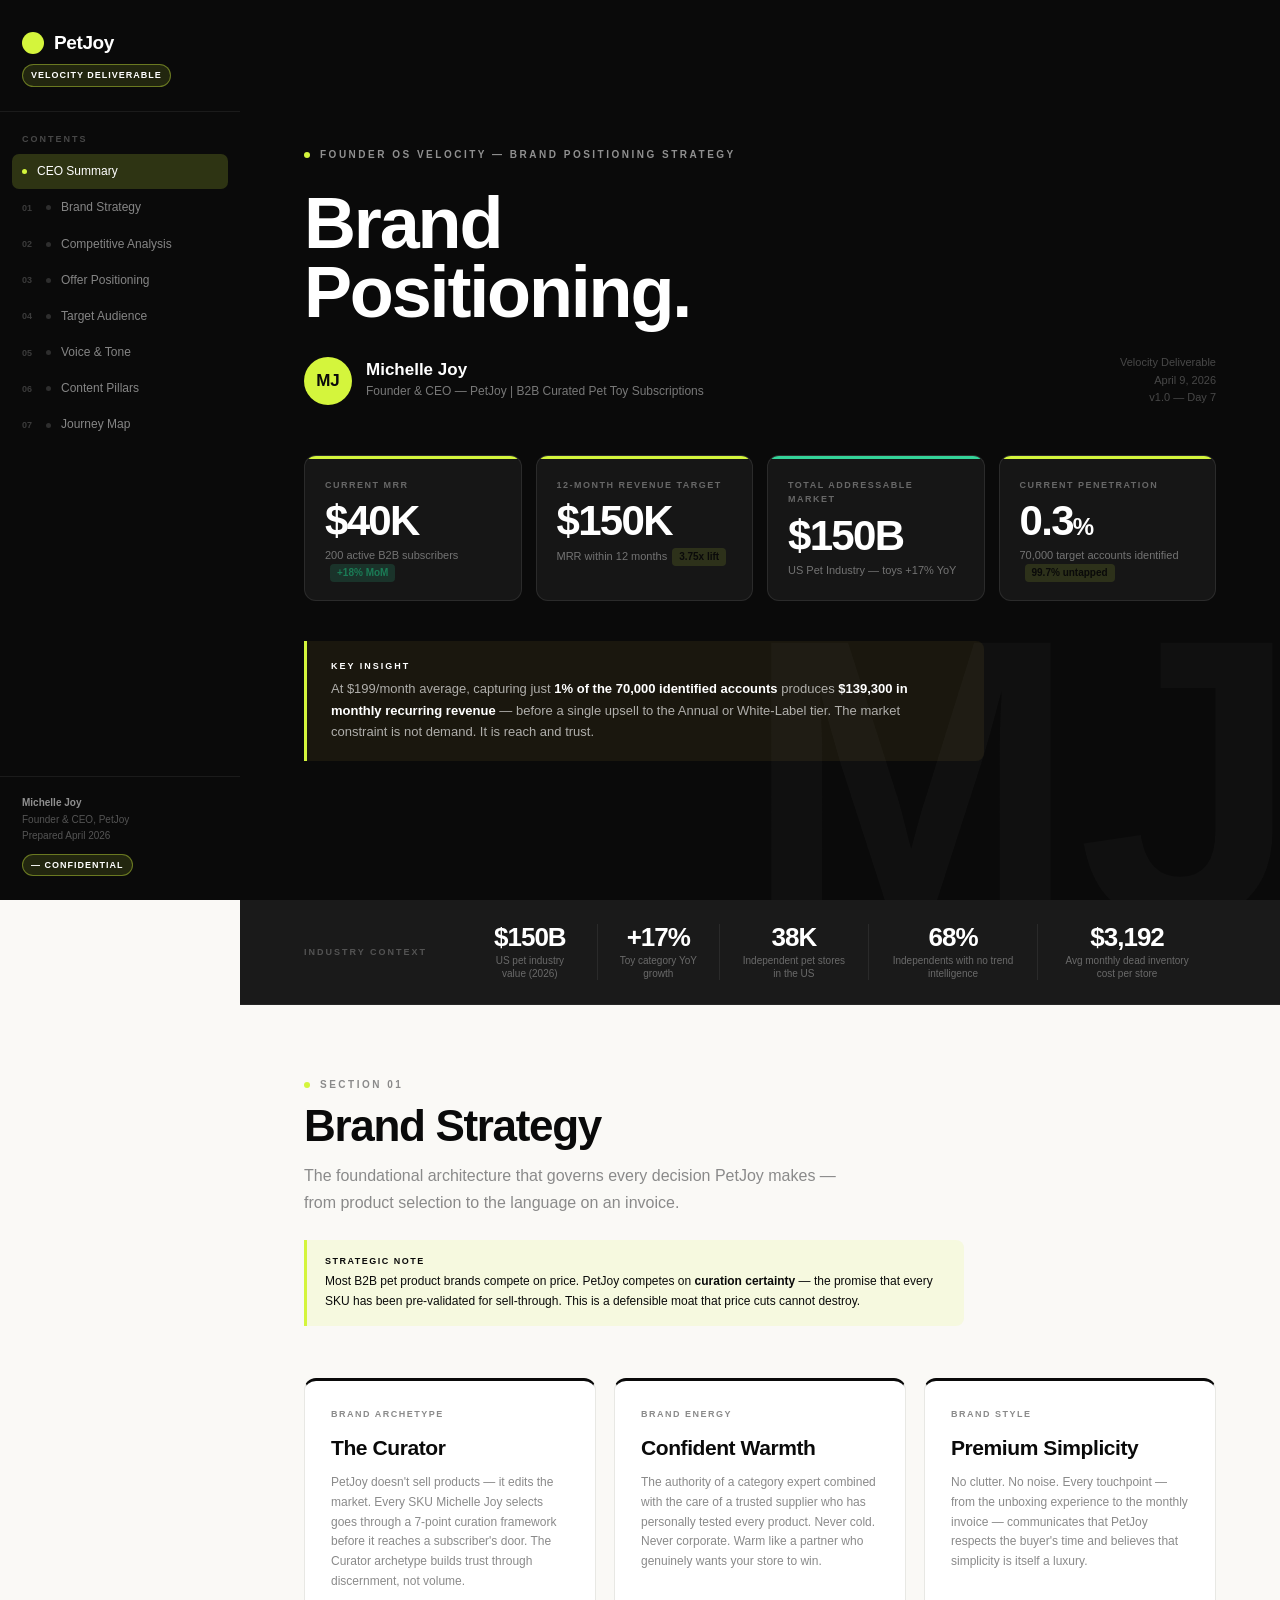
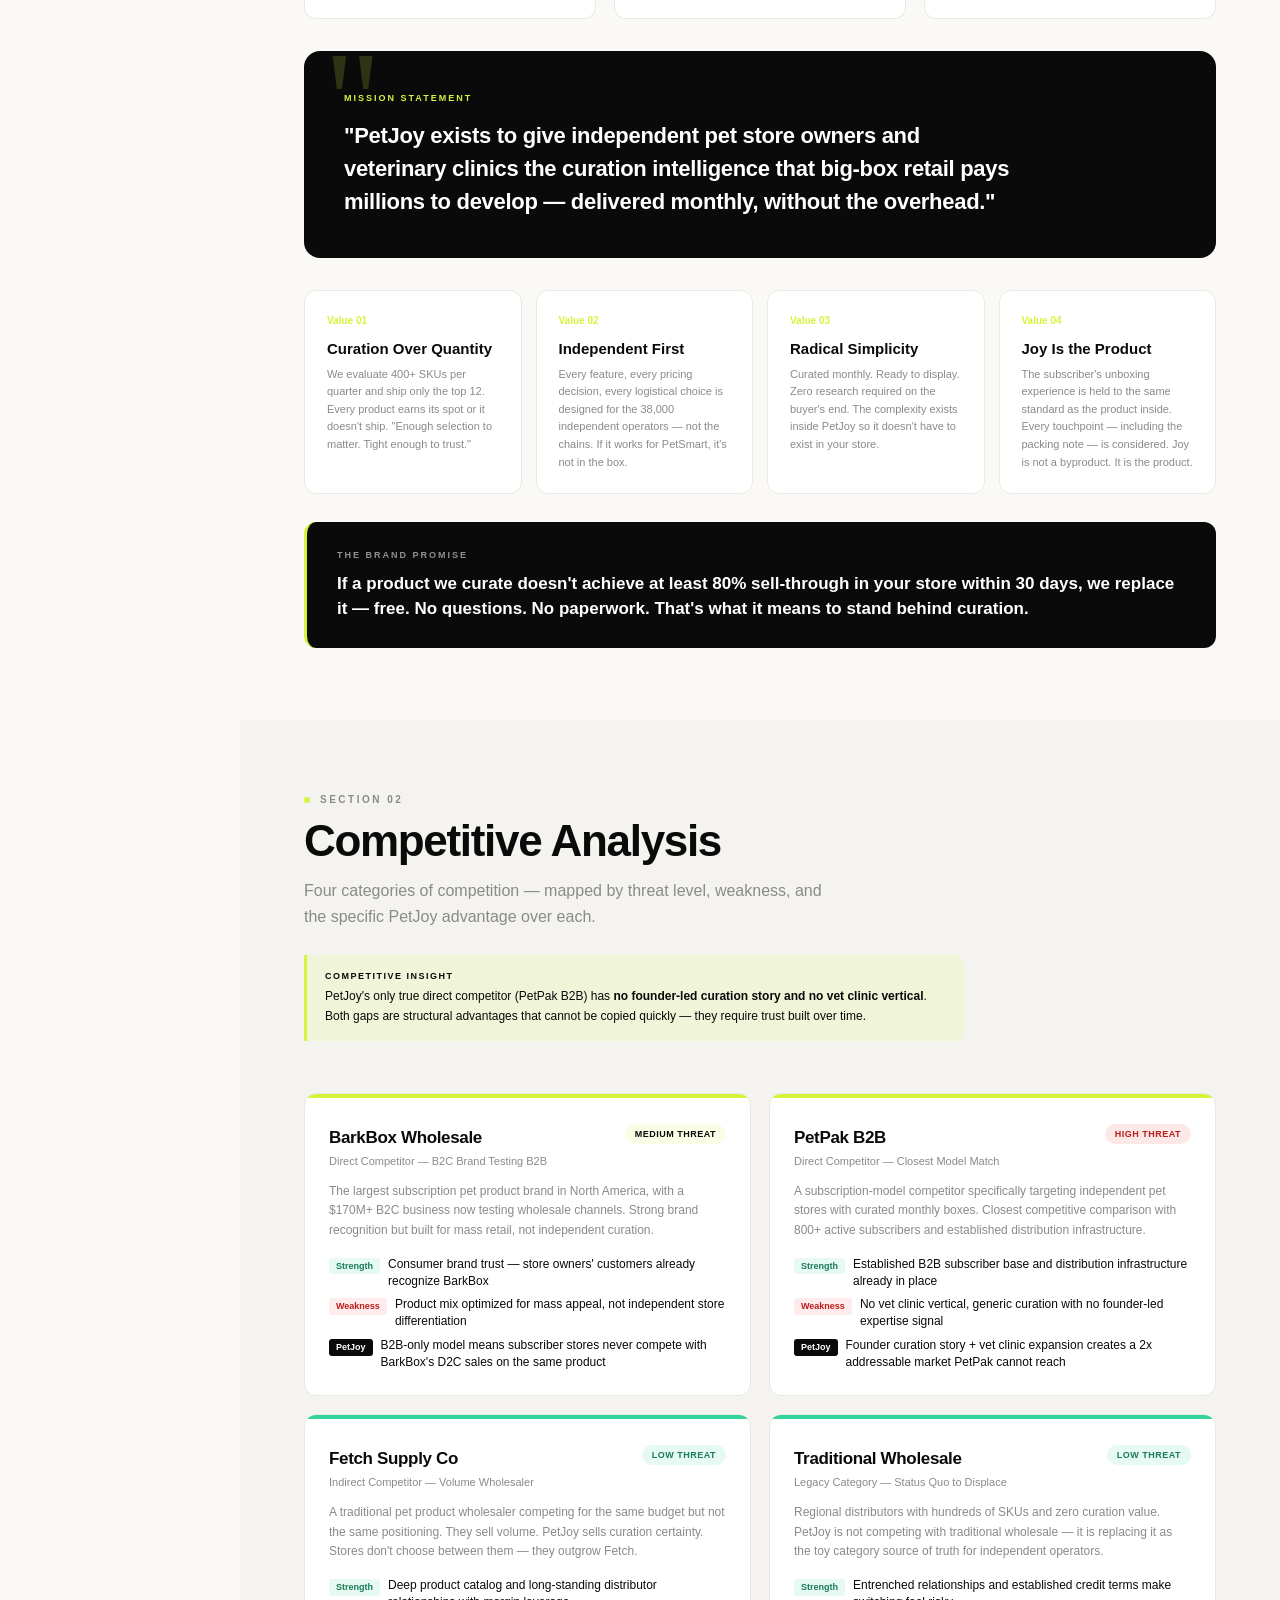
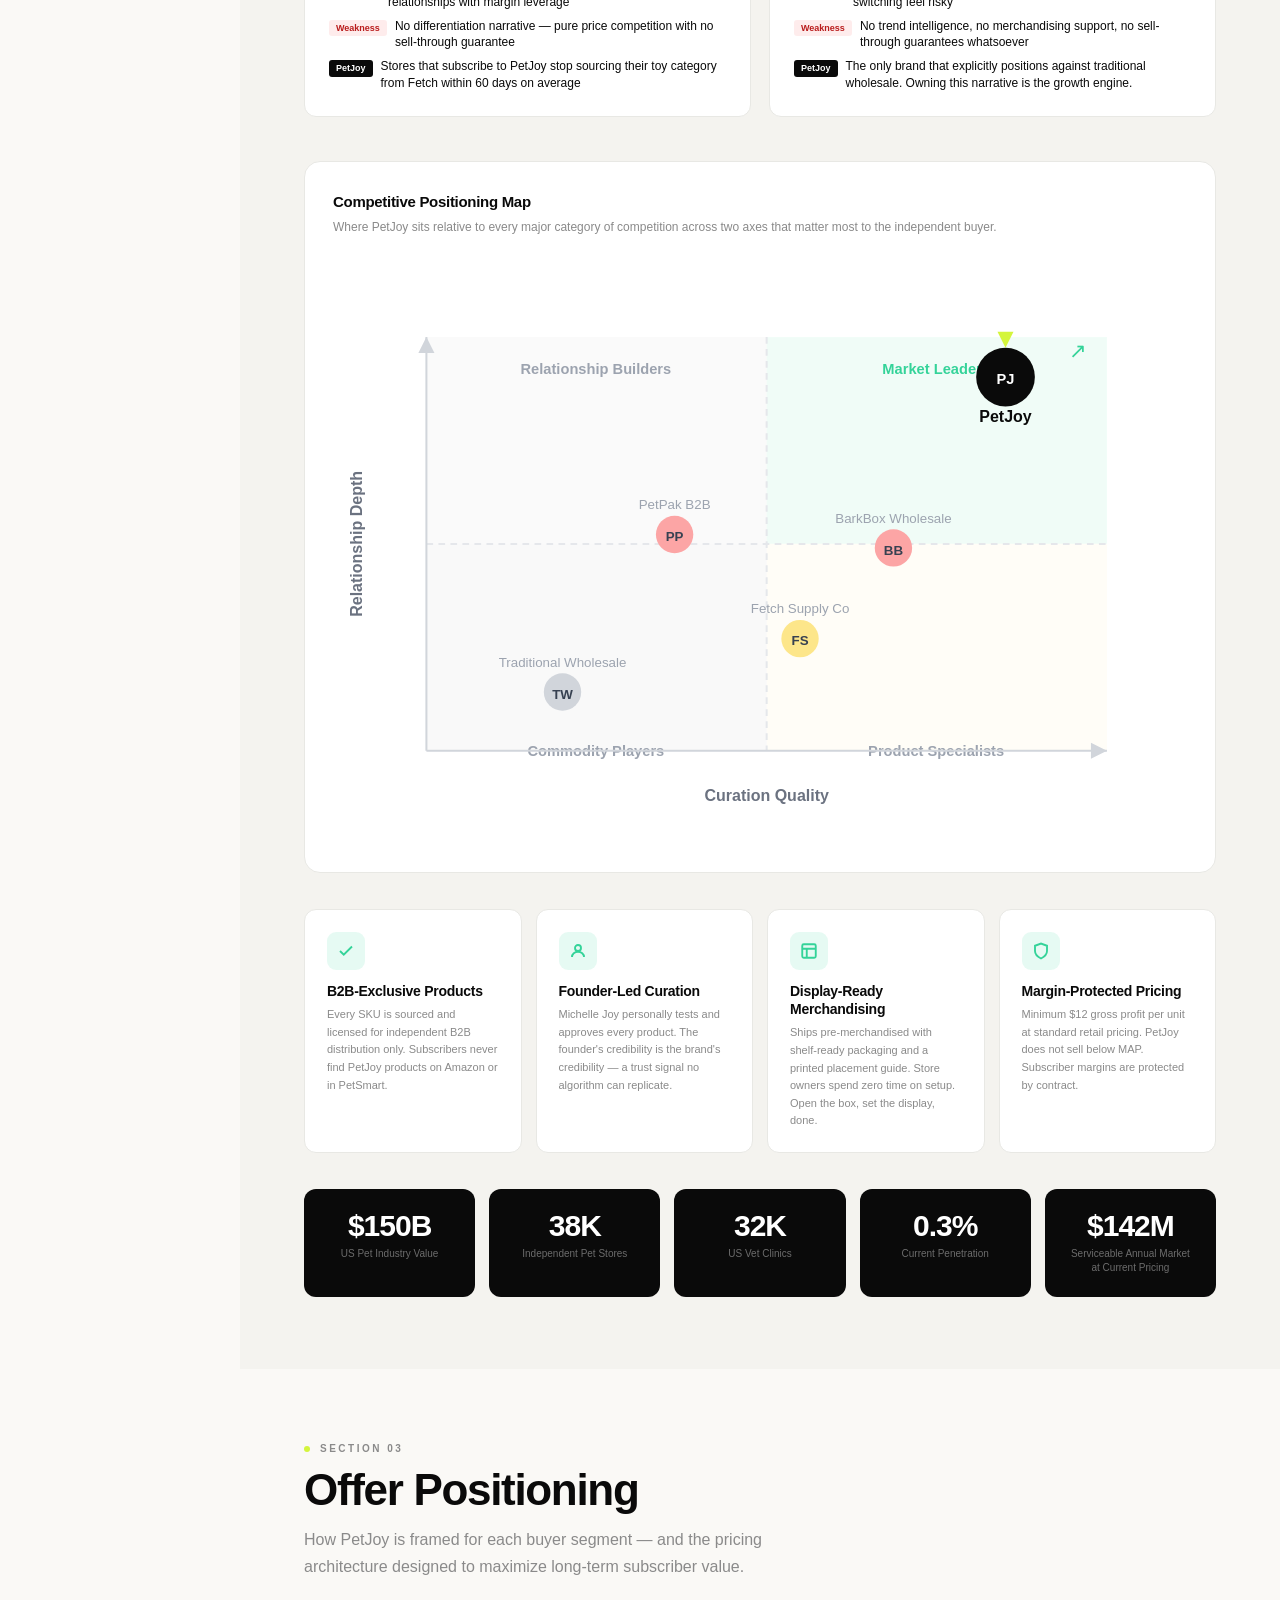
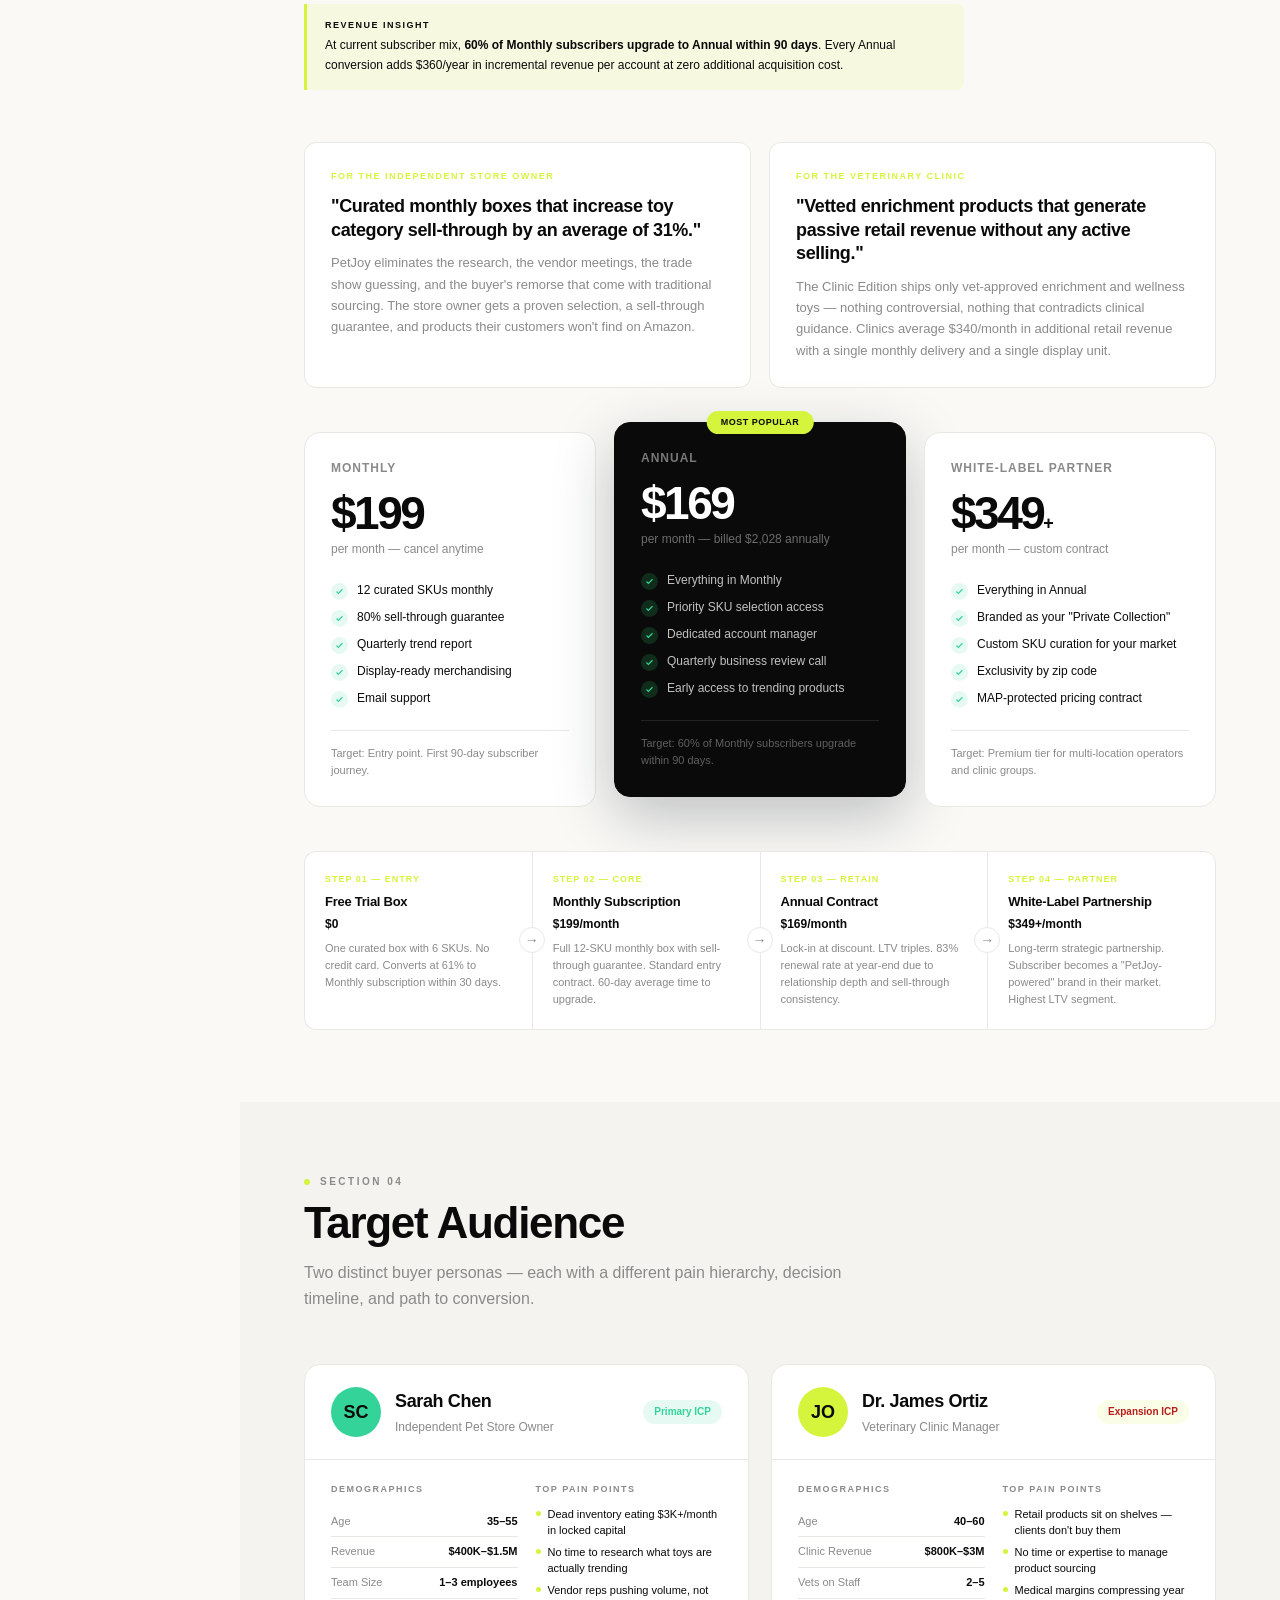
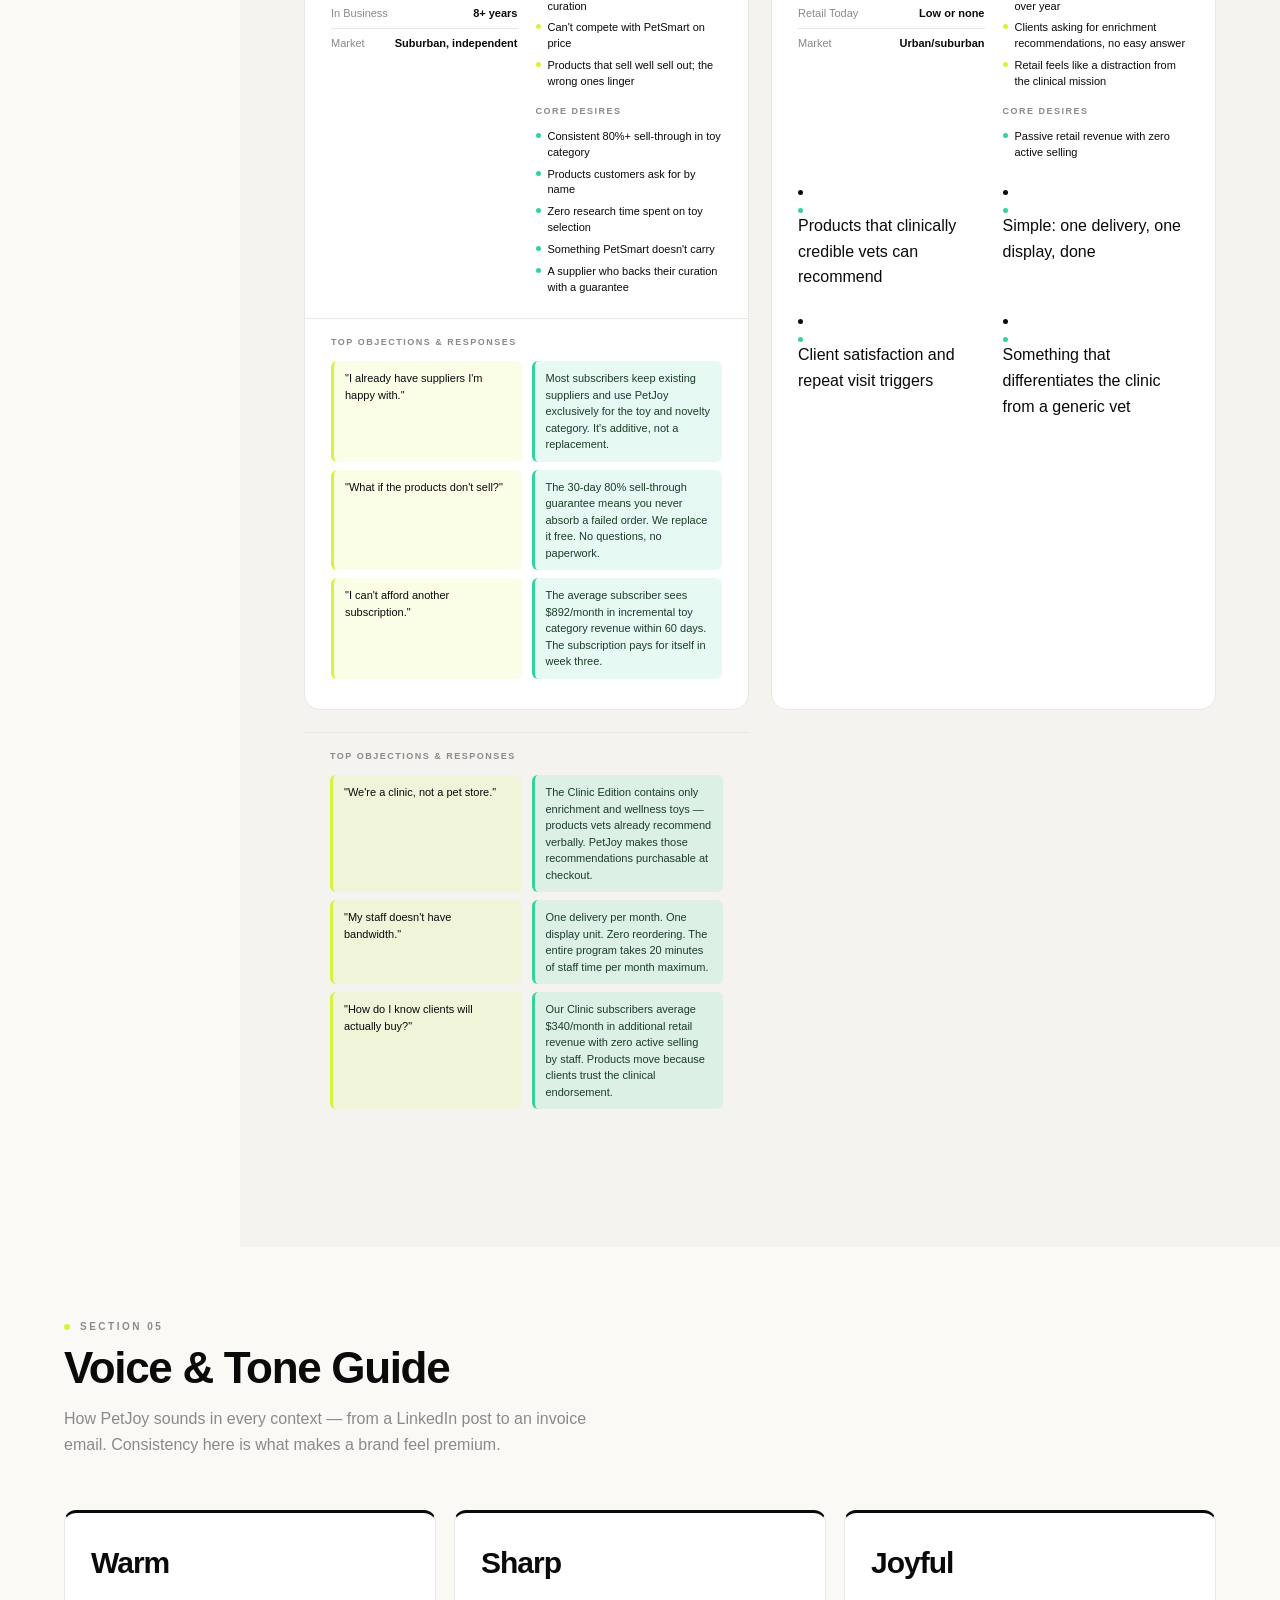
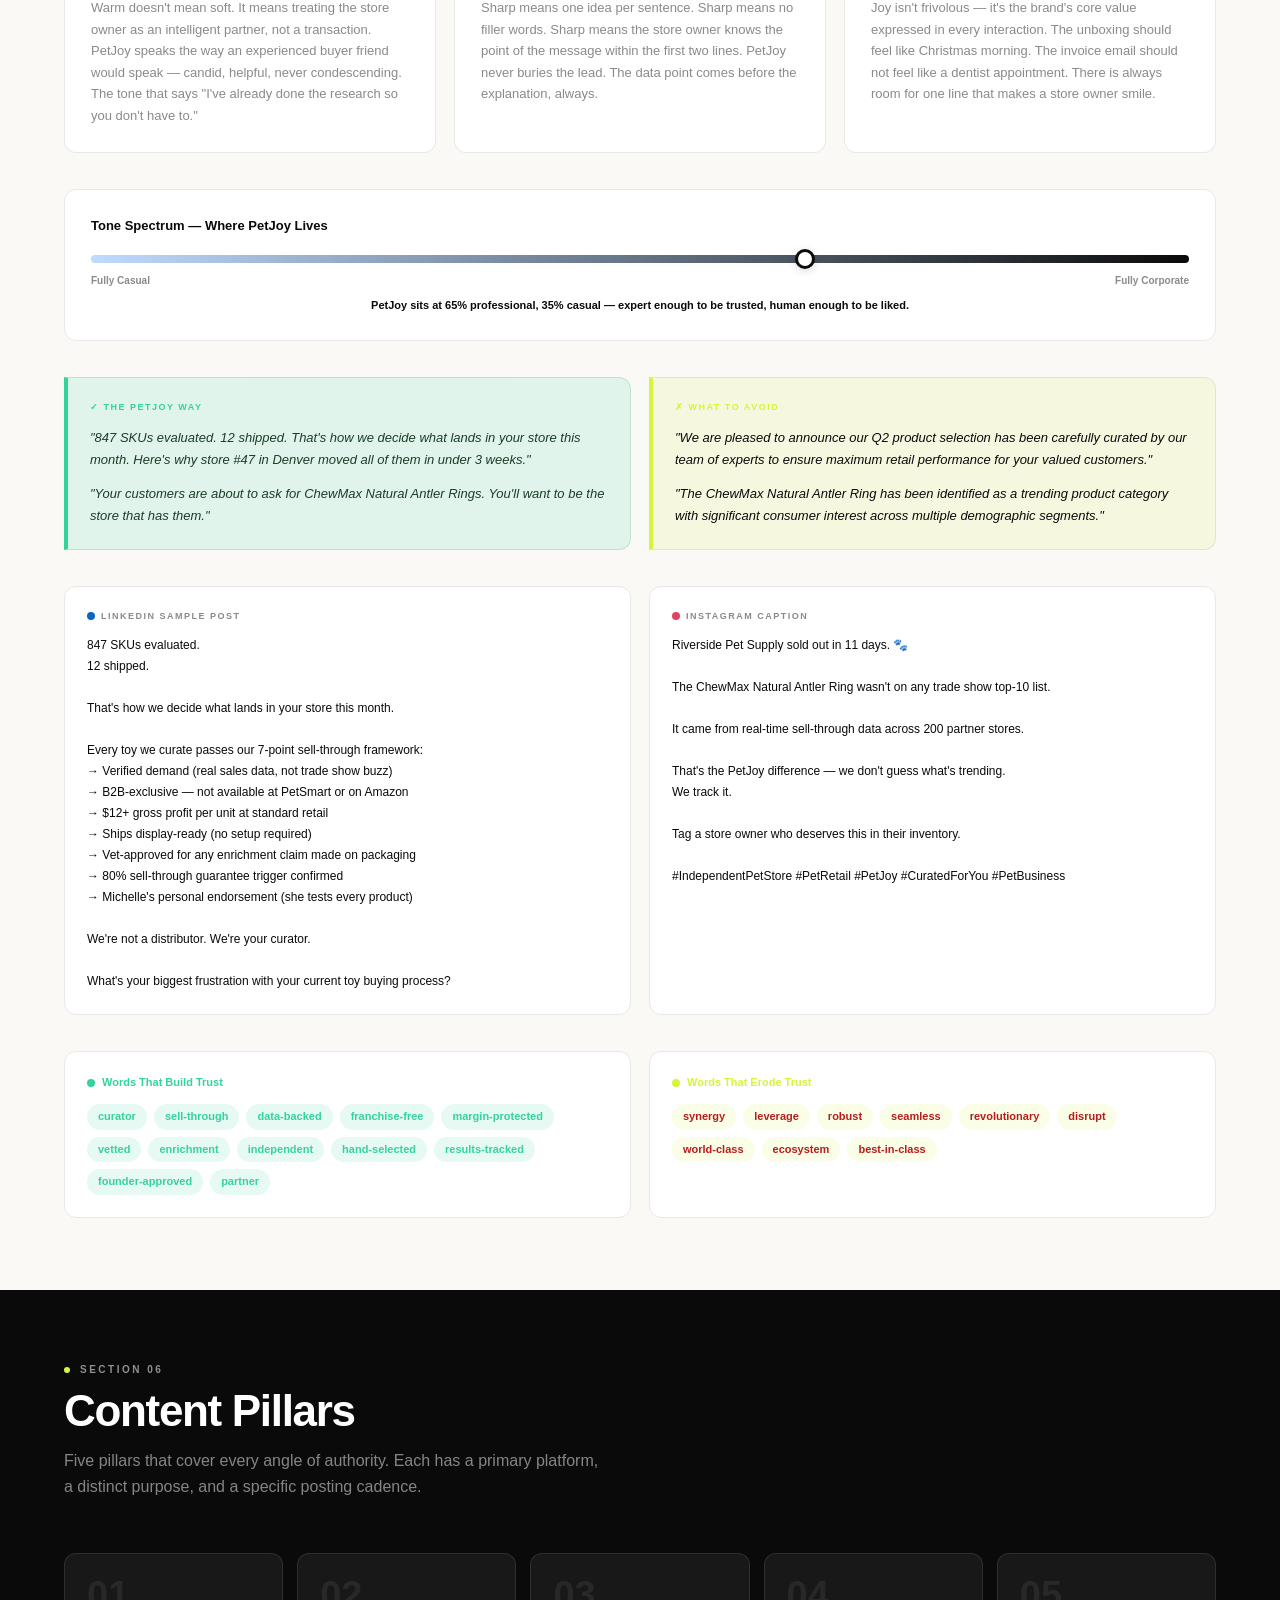
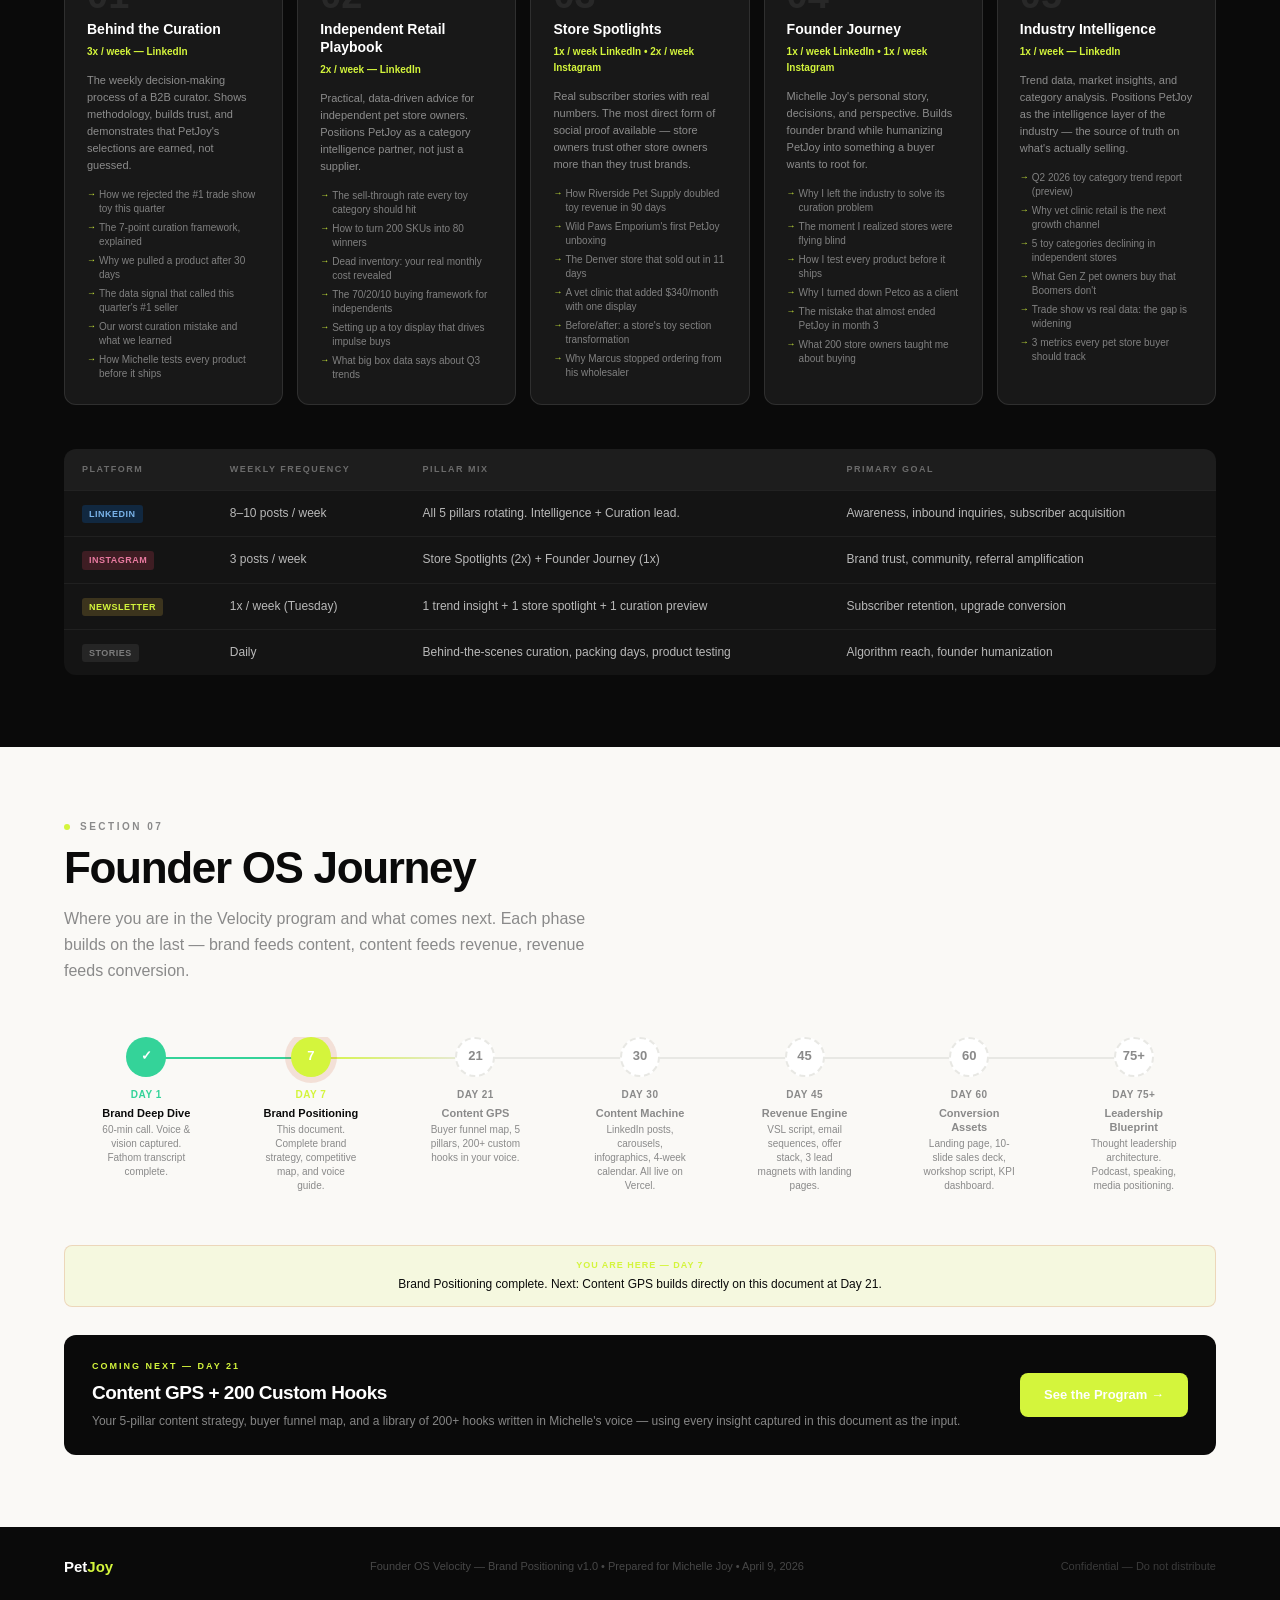
<file: brand-strategy/index.html>
<!DOCTYPE html>
<html lang="en">
<head>
<meta charset="UTF-8">
<meta name="viewport" content="width=device-width, initial-scale=1.0">
<title>Brand Positioning | PetJoy | Founder OS Velocity</title>
<link rel="icon" href="https://founderos.com/favicon.ico">
<style>
:root {
  /* Variable names retained for compatibility; values remapped to FOS brand spec */
  --navy: #0A0A0A;
  --navy-mid: #1A1A1A;
  --navy-light: #2A2A2A;
  --coral: #D4F53C;          /* lime — primary accent */
  --coral-light: rgba(212,245,60,0.12);
  --gold: #D4F53C;           /* lime — accent on dark sections */
  --gold-light: rgba(212,245,60,0.12);
  --green: #34D399;
  --green-light: rgba(52,211,153,0.12);
  --bg: #FAF9F6;
  --bg-alt: #F4F3EF;
  --text: #0A0A0A;
  --muted: #8A8A8A;
  --text-secondary: #4A4A4A;
  --border: #E8E8E4;
  --border-hover: #D0D0CC;
  --white: #FFFFFF;
  --lime: #D4F53C;
  --lime-glow: rgba(212,245,60,0.12);
  --lime-border: rgba(212,245,60,0.4);
  --sidebar-w: 240px;
  --font: 'Helvetica Neue', Helvetica, Arial, sans-serif;
}
*,*::before,*::after{margin:0;padding:0;box-sizing:border-box;}
html{scroll-behavior:smooth;}
body{font-family:var(--font);color:var(--text);background:var(--bg);line-height:1.6;-webkit-font-smoothing:antialiased;-moz-osx-font-smoothing:grayscale;}

/* LAYOUT */
.layout{display:grid;grid-template-columns:var(--sidebar-w) 1fr;min-height:100vh;}
.main{min-width:0;overflow-x:hidden;}

/* SIDEBAR */
.sidebar{background:var(--navy);position:sticky;top:0;height:100vh;display:flex;flex-direction:column;padding:28px 0 24px;z-index:100;overflow-y:auto;}
.sb-logo{padding:0 22px 24px;border-bottom:1px solid rgba(255,255,255,0.07);margin-bottom:20px;}
.sb-brand{font-size:19px;font-weight:800;color:var(--white);letter-spacing:-0.5px;}
.sb-brand span{color:var(--coral);}
.sb-tag{display:inline-block;background:rgba(242,201,76,0.12);color:var(--gold);font-size:9px;font-weight:700;padding:3px 8px;border-radius:4px;text-transform:uppercase;letter-spacing:1px;margin-top:6px;}
.sb-section-label{font-size:9px;font-weight:700;color:rgba(255,255,255,0.25);text-transform:uppercase;letter-spacing:2px;padding:0 22px 8px;}
.sb-nav{flex:1;padding:0 12px;}
.sb-link{display:flex;align-items:center;gap:10px;padding:8px 10px;border-radius:7px;text-decoration:none;font-size:12px;color:rgba(255,255,255,0.5);font-weight:500;transition:all 0.15s;margin-bottom:1px;cursor:pointer;}
.sb-link:hover{background:rgba(255,255,255,0.06);color:rgba(255,255,255,0.85);}
.sb-link.active{background:rgba(200,80,42,0.18);color:var(--white);}
.sb-link.active .sb-dot{background:var(--coral);}
.sb-dot{width:5px;height:5px;border-radius:50%;background:rgba(255,255,255,0.15);flex-shrink:0;transition:background 0.15s;}
.sb-num{font-size:9px;font-weight:700;color:rgba(255,255,255,0.2);min-width:14px;}
.sb-foot{padding:18px 22px 0;border-top:1px solid rgba(255,255,255,0.07);margin-top:12px;}
.sb-prep{font-size:10px;color:rgba(255,255,255,0.3);line-height:1.6;}
.sb-prep strong{display:block;color:rgba(255,255,255,0.55);font-weight:600;margin-bottom:1px;}
.confid{display:inline-flex;align-items:center;gap:5px;background:rgba(200,80,42,0.1);border:1px solid rgba(200,80,42,0.22);color:var(--coral);font-size:9px;font-weight:700;padding:3px 8px;border-radius:4px;text-transform:uppercase;letter-spacing:1px;margin-top:10px;}

/* HERO */
.hero{background:var(--navy);padding:72px 64px 64px;position:relative;overflow:hidden;min-height:100vh;display:flex;flex-direction:column;justify-content:center;}
.hero::before{content:'MJ';position:absolute;right:-20px;bottom:-80px;font-size:400px;font-weight:900;color:rgba(255,255,255,0.025);line-height:1;pointer-events:none;}
.hero-eyebrow{display:inline-flex;align-items:center;gap:10px;font-size:10px;font-weight:700;color:var(--gold);text-transform:uppercase;letter-spacing:2.5px;margin-bottom:26px;}
.hero-eyebrow::before{content:'';width:28px;height:2px;background:var(--gold);}
.hero-title{font-size:72px;font-weight:900;color:var(--white);line-height:0.95;letter-spacing:-2.5px;margin-bottom:0;}
.hero-title em{font-style:normal;color:var(--coral);display:block;}
.hero-founder{display:flex;align-items:center;gap:14px;margin:28px 0 48px;}
.hero-avatar{width:48px;height:48px;background:var(--coral);border-radius:50%;display:flex;align-items:center;justify-content:center;font-size:17px;font-weight:800;color:var(--white);flex-shrink:0;}
.hero-founder-name{font-size:17px;font-weight:700;color:var(--white);line-height:1.2;}
.hero-founder-role{font-size:12px;color:rgba(255,255,255,0.45);margin-top:2px;}
.hero-date{margin-left:auto;text-align:right;font-size:11px;color:rgba(255,255,255,0.25);line-height:1.6;}
.hero-kpis{display:grid;grid-template-columns:repeat(4,1fr);gap:14px;max-width:920px;margin-bottom:40px;}
.kpi-card{background:rgba(255,255,255,0.05);border:1px solid rgba(255,255,255,0.09);border-radius:12px;padding:22px 20px 18px;position:relative;overflow:hidden;}
.kpi-card::before{content:'';position:absolute;top:0;left:0;right:0;height:3px;}
.kpi-card.c1::before{background:var(--coral);}
.kpi-card.c2::before{background:var(--gold);}
.kpi-card.c3::before{background:#34D399;}
.kpi-card.c4::before{background:#34D399;}
.kpi-label{font-size:9px;font-weight:700;color:rgba(255,255,255,0.35);text-transform:uppercase;letter-spacing:1.5px;margin-bottom:8px;}
.kpi-value{font-size:42px;font-weight:900;color:var(--white);letter-spacing:-2px;line-height:1;margin-bottom:6px;}
.kpi-sub{font-size:11px;color:rgba(255,255,255,0.4);line-height:1.4;}
.kpi-tag{display:inline-block;font-size:10px;font-weight:700;padding:2px 7px;border-radius:4px;margin-left:5px;vertical-align:middle;}
.tag-up{background:rgba(46,204,113,0.15);color:#34D399;}
.tag-gap{background:rgba(242,201,76,0.15);color:var(--gold);}
.hero-insight{padding:18px 24px;background:rgba(242,201,76,0.07);border-left:3px solid var(--gold);border-radius:0 8px 8px 0;max-width:680px;}
.hero-insight-lbl{font-size:9px;font-weight:700;color:var(--gold);text-transform:uppercase;letter-spacing:2px;margin-bottom:5px;}
.hero-insight p{font-size:13px;color:rgba(255,255,255,0.65);line-height:1.65;}
.hero-insight strong{color:var(--white);}

/* PROOF BAR */
.proof-bar{background:var(--navy-mid);padding:24px 64px;border-bottom:1px solid rgba(255,255,255,0.05);}
.pb-inner{display:flex;align-items:center;gap:0;}
.pb-label{font-size:9px;font-weight:700;color:rgba(255,255,255,0.25);text-transform:uppercase;letter-spacing:2px;white-space:nowrap;margin-right:36px;}
.pb-stats{display:flex;align-items:center;flex:1;justify-content:space-between;}
.pb-stat{text-align:center;padding:0 20px;}
.pb-stat+.pb-stat{border-left:1px solid rgba(255,255,255,0.07);}
.pb-num{font-size:26px;font-weight:900;color:var(--white);letter-spacing:-1px;line-height:1;}
.pb-desc{font-size:10px;color:rgba(255,255,255,0.35);margin-top:4px;line-height:1.3;}

/* SECTIONS */
.sec{padding:72px 64px;}
.sec-alt{background:var(--bg-alt);}
.sec-dark{background:var(--navy);}
.sec-hd{margin-bottom:52px;}
.sec-num{font-size:10px;font-weight:700;color:var(--coral);text-transform:uppercase;letter-spacing:2.5px;margin-bottom:10px;display:flex;align-items:center;gap:10px;}
.sec-num::before{content:'';width:22px;height:2px;background:var(--coral);}
.sec-dark .sec-num{color:var(--gold);}
.sec-dark .sec-num::before{background:var(--gold);}
.sec-title{font-size:44px;font-weight:800;color:var(--navy);line-height:1.05;letter-spacing:-1.5px;margin-bottom:14px;}
.sec-dark .sec-title{color:var(--white);}
.sec-sub{font-size:16px;color:var(--muted);line-height:1.65;max-width:540px;}
.sec-dark .sec-sub{color:rgba(255,255,255,0.5);}
.insight-box{background:var(--gold-light);border-left:3px solid var(--gold);border-radius:0 8px 8px 0;padding:14px 18px;margin-top:24px;max-width:660px;}
.ib-lbl{font-size:9px;font-weight:700;color:#0A0A0A;text-transform:uppercase;letter-spacing:1.5px;margin-bottom:4px;}
.insight-box p{font-size:12px;color:var(--text);line-height:1.65;}

/* SECTION 01 - BRAND STRATEGY */
.brand-pillars{display:grid;grid-template-columns:repeat(3,1fr);gap:18px;margin-bottom:32px;}
.bp-card{background:var(--white);border:1px solid var(--border);border-top:3px solid var(--navy);border-radius:12px;padding:26px;transition:transform 0.15s,box-shadow 0.15s;}
.bp-card:hover{transform:translateY(-2px);box-shadow:0 8px 24px rgba(10,22,40,0.08);}
.bp-lbl{font-size:9px;font-weight:700;color:var(--muted);text-transform:uppercase;letter-spacing:1.5px;margin-bottom:10px;}
.bp-val{font-size:21px;font-weight:800;color:var(--navy);letter-spacing:-0.4px;margin-bottom:8px;}
.bp-desc{font-size:12px;color:var(--muted);line-height:1.65;}
.mission-block{background:var(--navy);border-radius:16px;padding:40px;margin-bottom:32px;position:relative;overflow:hidden;}
.mission-block::before{content:'"';position:absolute;left:20px;top:-20px;font-size:140px;color:rgba(255,255,255,0.04);font-family:Georgia,serif;line-height:1;}
.mb-lbl{font-size:9px;font-weight:700;color:var(--gold);text-transform:uppercase;letter-spacing:2px;margin-bottom:14px;}
.mb-text{font-size:22px;font-weight:700;color:var(--white);line-height:1.5;letter-spacing:-0.3px;max-width:680px;}
.values-grid{display:grid;grid-template-columns:repeat(4,1fr);gap:14px;margin-bottom:28px;}
.val-tile{background:var(--white);border:1px solid var(--border);border-radius:12px;padding:22px;}
.val-num{font-size:10px;font-weight:700;color:var(--coral);margin-bottom:10px;display:block;}
.val-title{font-size:15px;font-weight:700;color:var(--navy);line-height:1.3;margin-bottom:7px;}
.val-proof{font-size:11px;color:var(--muted);line-height:1.6;}
.brand-promise{background:var(--coral);border-radius:12px;padding:26px 30px;}
.bp-promise-lbl{font-size:9px;font-weight:700;text-transform:uppercase;letter-spacing:2px;color:rgba(255,255,255,0.65);margin-bottom:8px;}
.bp-promise-text{font-size:17px;font-weight:600;color:var(--white);line-height:1.5;}

/* SECTION 02 - COMPETITIVE */
.comp-grid{display:grid;grid-template-columns:repeat(2,1fr);gap:18px;margin-bottom:44px;}
.comp-card{background:var(--white);border:1px solid var(--border);border-radius:12px;padding:24px;position:relative;overflow:hidden;}
.threat-stripe{position:absolute;top:0;left:0;right:0;height:4px;}
.tl{background:#34D399;}.tm{background:var(--gold);}.th{background:var(--coral);}
.comp-hd{display:flex;align-items:flex-start;justify-content:space-between;margin-bottom:12px;margin-top:6px;}
.comp-name{font-size:17px;font-weight:800;color:var(--navy);letter-spacing:-0.3px;}
.comp-type{font-size:11px;color:var(--muted);margin-top:2px;}
.threat-badge{font-size:9px;font-weight:700;padding:3px 10px;border-radius:20px;text-transform:uppercase;letter-spacing:0.5px;white-space:nowrap;}
.tb-l{background:rgba(52,211,153,0.12);color:#1B7C56;}.tb-m{background:var(--gold-light);color:#0A0A0A;}.tb-h{background:var(--coral-light);color:#B91C1C;}
.comp-desc{font-size:12px;color:var(--muted);line-height:1.6;margin-bottom:16px;}
.comp-rows{display:flex;flex-direction:column;gap:7px;}
.comp-row{display:flex;gap:8px;font-size:12px;line-height:1.4;align-items:flex-start;}
.row-lbl{font-weight:700;font-size:9px;padding:2px 7px;border-radius:3px;white-space:nowrap;height:fit-content;margin-top:2px;flex-shrink:0;}
.rl-s{background:rgba(52,211,153,0.12);color:#1B7C56;}.rl-w{background:rgba(239,68,68,0.1);color:#B91C1C;}.rl-p{background:var(--navy);color:var(--white);}
.comp-row-txt{color:var(--text);}

/* COMPETITIVE MAP */
.map-wrap{background:var(--white);border:1px solid var(--border);border-radius:16px;padding:28px;margin-bottom:36px;}
.map-title{font-size:15px;font-weight:700;color:var(--navy);margin-bottom:4px;}
.map-sub{font-size:12px;color:var(--muted);margin-bottom:20px;}
.map-svg{width:100%;height:auto;display:block;}

/* DIFFERENTIATORS */
.diff-grid{display:grid;grid-template-columns:repeat(4,1fr);gap:14px;margin-bottom:36px;}
.diff-card{background:var(--white);border:1px solid var(--border);border-radius:12px;padding:22px;}
.diff-ico{width:38px;height:38px;background:var(--green-light);border-radius:9px;display:flex;align-items:center;justify-content:center;margin-bottom:12px;}
.diff-ico svg{color:var(--green);}
.diff-title{font-size:14px;font-weight:700;color:var(--navy);margin-bottom:6px;line-height:1.3;}
.diff-desc{font-size:11px;color:var(--muted);line-height:1.6;}
.mkt-stats{display:grid;grid-template-columns:repeat(5,1fr);gap:14px;}
.mkt-card{background:var(--navy);border-radius:12px;padding:22px;text-align:center;}
.mkt-num{font-size:30px;font-weight:900;color:var(--white);letter-spacing:-1px;line-height:1;margin-bottom:6px;}
.mkt-lbl{font-size:10px;color:rgba(255,255,255,0.4);line-height:1.4;}

/* SECTION 03 - OFFER */
.offer-split{display:grid;grid-template-columns:1fr 1fr;gap:18px;margin-bottom:44px;}
.offer-card{background:var(--white);border:1px solid var(--border);border-radius:12px;padding:26px;}
.offer-for{font-size:9px;font-weight:700;color:var(--coral);text-transform:uppercase;letter-spacing:1.5px;margin-bottom:12px;}
.offer-card h3{font-size:18px;font-weight:800;color:var(--navy);margin-bottom:10px;line-height:1.3;letter-spacing:-0.3px;}
.offer-card p{font-size:13px;color:var(--muted);line-height:1.65;}
.pricing-cards{display:grid;grid-template-columns:repeat(3,1fr);gap:18px;margin-bottom:44px;align-items:start;}
.price-card{background:var(--white);border:1.5px solid var(--border);border-radius:16px;padding:26px;position:relative;}
.price-card.featured{background:var(--navy);border-color:var(--navy);transform:translateY(-10px);box-shadow:0 20px 60px rgba(10,22,40,0.25);}
.price-badge{position:absolute;top:-12px;left:50%;transform:translateX(-50%);background:var(--gold);color:var(--navy);font-size:9px;font-weight:800;padding:4px 14px;border-radius:20px;text-transform:uppercase;letter-spacing:0.5px;white-space:nowrap;}
.price-tier{font-size:12px;font-weight:700;color:var(--muted);text-transform:uppercase;letter-spacing:1px;margin-bottom:12px;}
.price-card.featured .price-tier{color:rgba(255,255,255,0.45);}
.price-amount{font-size:46px;font-weight:900;color:var(--navy);letter-spacing:-2.5px;line-height:1;margin-bottom:4px;}
.price-card.featured .price-amount{color:var(--white);}
.price-period{font-size:12px;color:var(--muted);margin-bottom:22px;}
.price-card.featured .price-period{color:rgba(255,255,255,0.4);}
.price-features{list-style:none;display:flex;flex-direction:column;gap:9px;margin-bottom:22px;}
.price-features li{display:flex;align-items:flex-start;gap:9px;font-size:12px;color:var(--text);line-height:1.45;}
.price-card.featured .price-features li{color:rgba(255,255,255,0.75);}
.pchk{width:17px;height:17px;border-radius:50%;background:var(--green-light);display:flex;align-items:center;justify-content:center;flex-shrink:0;margin-top:1px;}
.price-card.featured .pchk{background:rgba(46,204,113,0.18);}
.pchk svg{width:9px;height:9px;color:var(--green);}
.price-card.featured .pchk svg{color:#34D399;}
.price-target{font-size:11px;color:var(--muted);padding-top:14px;border-top:1px solid var(--border);}
.price-card.featured .price-target{color:rgba(255,255,255,0.35);border-color:rgba(255,255,255,0.1);}
.journey-steps{display:flex;align-items:stretch;gap:0;}
.j-step{flex:1;padding:20px;background:var(--white);border:1px solid var(--border);border-right:none;position:relative;}
.j-step:first-child{border-radius:12px 0 0 12px;}
.j-step:last-child{border-radius:0 12px 12px 0;border-right:1px solid var(--border);}
.j-step::after{content:'→';position:absolute;right:-13px;top:50%;transform:translateY(-50%);font-size:14px;color:var(--muted);z-index:1;background:var(--white);width:26px;height:26px;display:flex;align-items:center;justify-content:center;border:1px solid var(--border);border-radius:50%;}
.j-step:last-child::after{display:none;}
.j-num{font-size:9px;font-weight:700;color:var(--coral);text-transform:uppercase;letter-spacing:1px;margin-bottom:8px;}
.j-name{font-size:13px;font-weight:700;color:var(--navy);margin-bottom:4px;line-height:1.3;}
.j-price{font-size:12px;font-weight:700;color:var(--text);margin-bottom:6px;}
.j-desc{font-size:11px;color:var(--muted);line-height:1.55;}

/* SECTION 04 - PERSONAS */
.persona-wrap{display:grid;grid-template-columns:1fr 1fr;gap:22px;margin-bottom:36px;}
.persona-card{background:var(--white);border:1px solid var(--border);border-radius:16px;overflow:hidden;}
.persona-hd{padding:22px 26px;display:flex;align-items:center;gap:14px;border-bottom:1px solid var(--border);}
.persona-av{width:50px;height:50px;border-radius:50%;display:flex;align-items:center;justify-content:center;font-size:18px;font-weight:800;color:var(--white);flex-shrink:0;}
.av-g{background:var(--green);}.av-c{background:var(--coral);}
.persona-name{font-size:18px;font-weight:800;color:var(--navy);letter-spacing:-0.3px;}
.persona-role{font-size:12px;color:var(--muted);margin-top:2px;}
.persona-badge{margin-left:auto;font-size:10px;font-weight:700;padding:4px 11px;border-radius:20px;white-space:nowrap;}
.pb-primary{background:var(--green-light);color:var(--green);}
.pb-secondary{background:var(--coral-light);color:#B91C1C;}
.persona-body{padding:22px 26px;display:grid;grid-template-columns:1fr 1fr;gap:18px;}
.pcol-title{font-size:9px;font-weight:700;color:var(--muted);text-transform:uppercase;letter-spacing:1.5px;margin-bottom:10px;}
.persona-stats{display:flex;flex-direction:column;gap:0;margin-bottom:14px;}
.pstat{display:flex;justify-content:space-between;font-size:11px;padding:6px 0;border-bottom:1px solid var(--border);}
.pstat:last-child{border-bottom:none;}
.pstat-k{color:var(--muted);}
.pstat-v{color:var(--text);font-weight:600;}
.pain-list,.desire-list{list-style:none;display:flex;flex-direction:column;gap:6px;}
.pain-list li,.desire-list li{font-size:11px;color:var(--text);line-height:1.45;display:flex;align-items:flex-start;gap:7px;}
.dot-pain{width:5px;height:5px;border-radius:50%;background:var(--coral);flex-shrink:0;margin-top:4px;}
.dot-desire{width:5px;height:5px;border-radius:50%;background:var(--green);flex-shrink:0;margin-top:4px;}
.persona-obj{padding:0 26px 22px;border-top:1px solid var(--border);}
.pobj-title{font-size:9px;font-weight:700;color:var(--muted);text-transform:uppercase;letter-spacing:1.5px;padding-top:16px;margin-bottom:12px;}
.obj-row{display:grid;grid-template-columns:1fr 1fr;gap:10px;margin-bottom:8px;}
.obj-q,.obj-a{font-size:11px;padding:9px 11px;border-radius:6px;line-height:1.5;}
.obj-q{background:rgba(212,245,60,0.12);color:#0A0A0A;border-left:3px solid var(--coral);}
.obj-a{background:var(--green-light);color:#1A3D28;border-left:3px solid var(--green);}

/* SECTION 05 - VOICE */
.voice-words{display:grid;grid-template-columns:repeat(3,1fr);gap:18px;margin-bottom:36px;}
.vw-card{background:var(--white);border:1px solid var(--border);border-top:3px solid var(--navy);border-radius:12px;padding:26px;}
.vw-word{font-size:30px;font-weight:900;color:var(--navy);letter-spacing:-1px;margin-bottom:10px;}
.vw-desc{font-size:13px;color:var(--muted);line-height:1.65;}
.tone-bar-wrap{background:var(--white);border:1px solid var(--border);border-radius:12px;padding:26px;margin-bottom:36px;}
.tb-title{font-size:13px;font-weight:700;color:var(--navy);margin-bottom:18px;}
.tone-track{position:relative;height:8px;background:linear-gradient(to right,#BFDBFE,var(--navy));border-radius:4px;margin-bottom:10px;}
.tone-knob{position:absolute;width:20px;height:20px;background:var(--white);border:3px solid var(--navy);border-radius:50%;top:50%;left:65%;transform:translate(-50%,-50%);box-shadow:0 2px 8px rgba(0,0,0,0.15);}
.tone-lbls{display:flex;justify-content:space-between;font-size:10px;color:var(--muted);font-weight:600;}
.tone-pos{text-align:center;margin-top:8px;font-size:11px;font-weight:700;color:var(--navy);}
.voice-contrast{display:grid;grid-template-columns:1fr 1fr;gap:18px;margin-bottom:36px;}
.vc-this{background:var(--green-light);border:1px solid rgba(27,94,59,0.15);border-left:4px solid var(--green);border-radius:0 12px 12px 0;padding:22px;}
.vc-not{background:var(--coral-light);border:1px solid rgba(200,80,42,0.15);border-left:4px solid var(--coral);border-radius:0 12px 12px 0;padding:22px;}
.vc-lbl{font-size:9px;font-weight:700;text-transform:uppercase;letter-spacing:1.5px;margin-bottom:12px;}
.vc-this .vc-lbl{color:var(--green);}
.vc-not .vc-lbl{color:var(--coral);}
.vc-text{font-size:13px;line-height:1.7;font-style:italic;}
.vc-this .vc-text{color:#1A3D28;}
.vc-not .vc-text{color:#0A0A0A;}
.sample-posts{display:grid;grid-template-columns:1fr 1fr;gap:18px;margin-bottom:36px;}
.post-card{background:var(--white);border:1px solid var(--border);border-radius:12px;padding:22px;}
.post-plat{font-size:9px;font-weight:700;text-transform:uppercase;letter-spacing:1.5px;color:var(--muted);margin-bottom:12px;display:flex;align-items:center;gap:6px;}
.plat-dot{width:8px;height:8px;border-radius:50%;}
.li-dot{background:#0A66C2;}.ig-dot{background:#E4405F;}
.post-text{font-size:12px;color:var(--text);line-height:1.75;white-space:pre-line;}
.lang-grid{display:grid;grid-template-columns:1fr 1fr;gap:18px;}
.lang-card{background:var(--white);border:1px solid var(--border);border-radius:12px;padding:22px;}
.lang-title{font-size:11px;font-weight:700;margin-bottom:12px;display:flex;align-items:center;gap:7px;}
.lang-use .lang-title{color:var(--green);}
.lang-avoid .lang-title{color:var(--coral);}
.ldot{width:8px;height:8px;border-radius:50%;}
.lang-use .ldot{background:var(--green);}
.lang-avoid .ldot{background:var(--coral);}
.chips{display:flex;flex-wrap:wrap;gap:7px;}
.chip{font-size:11px;font-weight:600;padding:4px 11px;border-radius:20px;}
.lang-use .chip{background:var(--green-light);color:var(--green);}
.lang-avoid .chip{background:var(--coral-light);color:#B91C1C;}

/* SECTION 06 - PILLARS */
.pillars-grid{display:grid;grid-template-columns:repeat(5,1fr);gap:14px;margin-bottom:44px;}
.pillar-card{background:rgba(255,255,255,0.06);border:1px solid rgba(255,255,255,0.1);border-radius:12px;padding:22px;transition:background 0.15s;}
.pillar-card:hover{background:rgba(255,255,255,0.09);}
.pl-num{font-size:38px;font-weight:900;color:rgba(255,255,255,0.07);line-height:1;margin-bottom:6px;}
.pl-name{font-size:14px;font-weight:800;color:var(--white);line-height:1.3;margin-bottom:6px;}
.pl-freq{font-size:10px;font-weight:700;color:var(--gold);margin-bottom:12px;}
.pl-desc{font-size:11px;color:rgba(255,255,255,0.5);line-height:1.55;margin-bottom:14px;}
.pl-topics{list-style:none;display:flex;flex-direction:column;gap:5px;}
.pl-topics li{font-size:10px;color:rgba(255,255,255,0.45);line-height:1.4;padding-left:12px;position:relative;}
.pl-topics li::before{content:'→';position:absolute;left:0;color:var(--gold);font-size:9px;}
.cal-table{width:100%;border-collapse:collapse;background:rgba(255,255,255,0.04);border-radius:12px;overflow:hidden;}
.cal-table th{text-align:left;padding:13px 18px;font-size:9px;font-weight:700;color:rgba(255,255,255,0.35);text-transform:uppercase;letter-spacing:1.5px;background:rgba(255,255,255,0.04);border-bottom:1px solid rgba(255,255,255,0.06);}
.cal-table td{padding:13px 18px;font-size:12px;color:rgba(255,255,255,0.7);border-bottom:1px solid rgba(255,255,255,0.05);vertical-align:top;}
.cal-table tr:last-child td{border-bottom:none;}
.plat-tag{display:inline-block;font-size:9px;font-weight:700;padding:2px 7px;border-radius:3px;text-transform:uppercase;letter-spacing:0.5px;margin-right:3px;}
.ptag-li{background:rgba(10,102,194,0.25);color:#7AB3E8;}
.ptag-ig{background:rgba(228,64,95,0.2);color:#E87AA0;}
.ptag-em{background:rgba(242,201,76,0.18);color:var(--gold);}
.ptag-st{background:rgba(255,255,255,0.07);color:rgba(255,255,255,0.4);}

/* SECTION 07 - JOURNEY */
.timeline{display:flex;align-items:flex-start;gap:0;position:relative;margin-bottom:44px;overflow-x:auto;padding-bottom:8px;}
.tl-step{flex:1;min-width:100px;display:flex;flex-direction:column;align-items:center;position:relative;}
.tl-step:not(:last-child)::after{content:'';position:absolute;top:20px;left:50%;width:100%;height:2px;z-index:0;}
.tl-step.done:not(:last-child)::after{background:var(--green);}
.tl-step.current:not(:last-child)::after{background:linear-gradient(to right,var(--coral),var(--border));}
.tl-step.future:not(:last-child)::after{background:var(--border);}
.tl-node{width:40px;height:40px;border-radius:50%;display:flex;align-items:center;justify-content:center;font-size:13px;font-weight:800;position:relative;z-index:1;margin-bottom:10px;}
.tl-step.done .tl-node{background:var(--green);color:var(--white);}
.tl-step.current .tl-node{background:var(--coral);color:var(--white);box-shadow:0 0 0 6px rgba(200,80,42,0.15);animation:pulse 2s infinite;}
@keyframes pulse{0%,100%{box-shadow:0 0 0 6px rgba(200,80,42,0.15);}50%{box-shadow:0 0 0 14px rgba(200,80,42,0.04);}}
.tl-step.future .tl-node{background:var(--white);border:2px dashed var(--border);color:var(--muted);}
.tl-day{font-size:10px;font-weight:700;text-transform:uppercase;letter-spacing:0.5px;margin-bottom:3px;text-align:center;}
.tl-step.done .tl-day{color:var(--green);}
.tl-step.current .tl-day{color:var(--coral);}
.tl-step.future .tl-day{color:var(--muted);}
.tl-name{font-size:11px;font-weight:600;color:var(--navy);text-align:center;line-height:1.3;max-width:96px;}
.tl-step.future .tl-name{color:var(--muted);}
.tl-desc{font-size:10px;color:var(--muted);text-align:center;margin-top:3px;line-height:1.4;max-width:96px;}
.yah-box{background:var(--coral-light);border:1px solid rgba(200,80,42,0.2);border-radius:8px;padding:12px 16px;text-align:center;font-size:12px;margin-top:12px;}
.yah-box span{font-size:9px;color:var(--coral);font-weight:700;text-transform:uppercase;letter-spacing:1px;display:block;margin-bottom:2px;}
.next-box{background:var(--navy);border-radius:12px;padding:24px 28px;display:flex;align-items:center;justify-content:space-between;gap:20px;flex-wrap:wrap;}
.next-lbl{font-size:9px;color:var(--gold);font-weight:700;text-transform:uppercase;letter-spacing:2px;margin-bottom:5px;}
.next-title{font-size:19px;font-weight:800;color:var(--white);letter-spacing:-0.5px;}
.next-desc{font-size:12px;color:rgba(255,255,255,0.5);margin-top:3px;}
.next-cta{background:var(--coral);color:var(--white);font-size:13px;font-weight:700;padding:12px 24px;border-radius:8px;text-decoration:none;white-space:nowrap;}

/* FOOTER */
footer{background:var(--navy);padding:28px 64px;display:flex;align-items:center;justify-content:space-between;flex-wrap:wrap;gap:10px;}
.ft-brand{font-size:15px;font-weight:800;color:var(--white);}
.ft-brand span{color:var(--coral);}
.ft-meta{font-size:11px;color:rgba(255,255,255,0.25);text-align:center;}
.ft-ver{font-size:11px;color:rgba(255,255,255,0.2);}

/* UTILS */
.divider{height:1px;background:var(--border);margin:40px 0;}
.sec-dark .divider{background:rgba(255,255,255,0.08);}

/* RESPONSIVE */
@media(max-width:1100px){
  .sidebar{display:none;}
  .main{margin-left:0;}
  .sec,.hero{padding:56px 32px;}
  .proof-bar,footer{padding:20px 32px;}
  .hero-kpis{grid-template-columns:repeat(2,1fr);}
  .hero-title{font-size:48px;}
  .sec-title{font-size:32px;}
  .brand-pillars,.voice-words{grid-template-columns:1fr;}
  .values-grid{grid-template-columns:repeat(2,1fr);}
  .comp-grid,.offer-split,.persona-wrap,.voice-contrast,.sample-posts,.lang-grid{grid-template-columns:1fr;}
  .diff-grid{grid-template-columns:repeat(2,1fr);}
  .mkt-stats{grid-template-columns:repeat(3,1fr);}
  .pricing-cards{grid-template-columns:1fr;}
  .price-card.featured{transform:none;}
  .journey-steps{flex-direction:column;}
  .j-step{border-radius:12px;border:1px solid var(--border);margin-bottom:8px;}
  .j-step::after{display:none;}
  .pillars-grid{grid-template-columns:repeat(2,1fr);}
  .pb-stats{flex-wrap:wrap;gap:0;}
  .pb-stat{padding:8px 12px;}
  .pb-label{display:none;}
}
@media print{.sidebar,.next-cta{display:none;}.main{margin-left:0;}.hero{min-height:auto;}}

/* ===== BRAND SPEC OVERRIDES (Founder OS canonical) ===== */
/* Hero italic — plain white, no highlight */
.hero-title em{color:var(--white);font-style:normal;}
.hero-title{font-weight:700;letter-spacing:-0.03em;}

/* Brand promise — was solid lime block, flip to black with lime left border */
.brand-promise{background:var(--text);border-left:3px solid var(--lime);}
.bp-promise-lbl{color:rgba(255,255,255,0.55);}
.bp-promise-text{color:var(--white);}

/* Section eyebrows — replace 22px line bar with 6px lime dot (matches FOS web spec) */
.sec-num::before{width:6px;height:6px;border-radius:50%;background:var(--lime);}
.sec-dark .sec-num::before{background:var(--lime);}
.sec-num{color:var(--muted);}
.sec-dark .sec-num{color:rgba(255,255,255,0.55);}
.hero-eyebrow::before{width:6px;height:6px;border-radius:50%;background:var(--lime);}
.hero-eyebrow{color:rgba(255,255,255,0.55);}
.sec-title{font-weight:700;letter-spacing:-0.03em;}

/* Sidebar wordmark — plain text + lime nav dot */
.sb-brand{display:flex;align-items:center;gap:10px;font-weight:700;letter-spacing:-0.02em;}
.sb-brand::before{content:'';width:22px;height:22px;border-radius:50%;background:var(--lime);flex-shrink:0;}
.sb-brand span{color:var(--white);}

/* Insight boxes */
.hero-insight-lbl{color:var(--white);}
.insight-box{background:var(--lime-glow);border-left:3px solid var(--lime);}
.ib-lbl{color:var(--text);}

/* KPI value weights aligned to spec */
.kpi-value{font-weight:800;letter-spacing:-0.04em;}

/* Tighten heading letter-spacing */
.bp-val,.comp-name,.persona-name,.diff-title,.j-name,.offer-card h3,.map-title{letter-spacing:-0.02em;}

/* Avatars — black text on lime per contrast */
.av-c,.hero-avatar{background:var(--lime);color:var(--text);}
.av-g{background:var(--green);color:var(--text);}
.persona-av{font-weight:700;}

/* Threat badges */
.tb-h{background:rgba(239,68,68,0.12);color:#B91C1C;}
.tb-m{background:var(--lime-glow);color:var(--text);}

/* Mission quote mark */
.mission-block::before{color:rgba(212,245,60,0.18);}

/* KPI card stripes — brand palette */
.kpi-card.c1::before{background:var(--lime);}
.kpi-card.c2::before{background:var(--lime);}
.kpi-card.c3::before{background:var(--green);}
.kpi-card.c4::before{background:var(--lime);}
.tag-up{background:rgba(52,211,153,0.15);color:#1B7C56;}
.tag-gap{background:var(--lime-glow);color:var(--text);}

/* Sidebar tag + confid pill */
.sb-tag{background:var(--lime-glow);color:var(--white);border:1px solid var(--lime-border);border-radius:100px;}
.confid{background:var(--lime-glow);border-color:var(--lime-border);color:var(--white);border-radius:100px;}

/* Sidebar links use Helvetica + smoother active state */
.sb-link{font-family:var(--font);}
.sb-link.active{background:rgba(212,245,60,0.18);}
.sb-link.active .sb-dot{background:var(--lime);}

/* Scrollbar polish */
::-webkit-scrollbar{width:6px;height:6px;}
::-webkit-scrollbar-thumb{background:var(--border);border-radius:3px;}
::-webkit-scrollbar-thumb:hover{background:var(--border-hover);}
</style>
</head>
<body>
<div class="layout">

<!-- SIDEBAR -->
<aside class="sidebar">
  <div class="sb-logo">
    <div class="sb-brand">PetJoy</div>
    <div class="sb-tag">Velocity Deliverable</div>
  </div>
  <div class="sb-section-label">Contents</div>
  <nav class="sb-nav">
    <a class="sb-link active" href="#hero" onclick="setActive(this)"><span class="sb-dot"></span>CEO Summary</a>
    <a class="sb-link" href="#s01" onclick="setActive(this)"><span class="sb-num">01</span><span class="sb-dot"></span>Brand Strategy</a>
    <a class="sb-link" href="#s02" onclick="setActive(this)"><span class="sb-num">02</span><span class="sb-dot"></span>Competitive Analysis</a>
    <a class="sb-link" href="#s03" onclick="setActive(this)"><span class="sb-num">03</span><span class="sb-dot"></span>Offer Positioning</a>
    <a class="sb-link" href="#s04" onclick="setActive(this)"><span class="sb-num">04</span><span class="sb-dot"></span>Target Audience</a>
    <a class="sb-link" href="#s05" onclick="setActive(this)"><span class="sb-num">05</span><span class="sb-dot"></span>Voice &amp; Tone</a>
    <a class="sb-link" href="#s06" onclick="setActive(this)"><span class="sb-num">06</span><span class="sb-dot"></span>Content Pillars</a>
    <a class="sb-link" href="#s07" onclick="setActive(this)"><span class="sb-num">07</span><span class="sb-dot"></span>Journey Map</a>
  </nav>
  <div class="sb-foot">
    <div class="sb-prep"><strong>Michelle Joy</strong>Founder &amp; CEO, PetJoy<br>Prepared April 2026</div>
    <div class="confid">&#8212; Confidential</div>
  </div>
</aside>

<!-- MAIN -->
<main class="main">

<!-- HERO -->
<section class="hero" id="hero">
  <div class="hero-eyebrow">Founder OS Velocity &mdash; Brand Positioning Strategy</div>
  <h1 class="hero-title">Brand<em>Positioning.</em></h1>
  <div class="hero-founder">
    <div class="hero-avatar">MJ</div>
    <div>
      <div class="hero-founder-name">Michelle Joy</div>
      <div class="hero-founder-role">Founder &amp; CEO &mdash; PetJoy | B2B Curated Pet Toy Subscriptions</div>
    </div>
    <div class="hero-date">Velocity Deliverable<br>April 9, 2026<br>v1.0 &mdash; Day 7</div>
  </div>
  <div class="hero-kpis">
    <div class="kpi-card c1">
      <div class="kpi-label">Current MRR</div>
      <div class="kpi-value" data-count="40" data-prefix="$" data-suffix="K">$40K</div>
      <div class="kpi-sub">200 active B2B subscribers<span class="kpi-tag tag-up">+18% MoM</span></div>
    </div>
    <div class="kpi-card c2">
      <div class="kpi-label">12-Month Revenue Target</div>
      <div class="kpi-value" data-count="150" data-prefix="$" data-suffix="K">$150K</div>
      <div class="kpi-sub">MRR within 12 months<span class="kpi-tag tag-gap">3.75x lift</span></div>
    </div>
    <div class="kpi-card c3">
      <div class="kpi-label">Total Addressable Market</div>
      <div class="kpi-value" data-count="150" data-prefix="$" data-suffix="B">$150B</div>
      <div class="kpi-sub">US Pet Industry &mdash; toys +17% YoY</div>
    </div>
    <div class="kpi-card c4">
      <div class="kpi-label">Current Penetration</div>
      <div class="kpi-value">0.3<span style="font-size:24px;letter-spacing:0">%</span></div>
      <div class="kpi-sub">70,000 target accounts identified<span class="kpi-tag tag-gap">99.7% untapped</span></div>
    </div>
  </div>
  <div class="hero-insight">
    <div class="hero-insight-lbl">Key Insight</div>
    <p>At $199/month average, capturing just <strong>1% of the 70,000 identified accounts</strong> produces <strong>$139,300 in monthly recurring revenue</strong> &mdash; before a single upsell to the Annual or White-Label tier. The market constraint is not demand. It is reach and trust.</p>
  </div>
</section>

<!-- PROOF BAR -->
<div class="proof-bar">
  <div class="pb-inner">
    <div class="pb-label">Industry Context</div>
    <div class="pb-stats">
      <div class="pb-stat"><div class="pb-num">$150B</div><div class="pb-desc">US pet industry value (2026)</div></div>
      <div class="pb-stat"><div class="pb-num">+17%</div><div class="pb-desc">Toy category YoY growth</div></div>
      <div class="pb-stat"><div class="pb-num">38K</div><div class="pb-desc">Independent pet stores in the US</div></div>
      <div class="pb-stat"><div class="pb-num">68%</div><div class="pb-desc">Independents with no trend intelligence</div></div>
      <div class="pb-stat"><div class="pb-num">$3,192</div><div class="pb-desc">Avg monthly dead inventory cost per store</div></div>
    </div>
  </div>
</div>

<!-- SECTION 01: BRAND STRATEGY -->
<section class="sec" id="s01">
  <div class="sec-hd">
    <div class="sec-num">Section 01</div>
    <h2 class="sec-title">Brand Strategy</h2>
    <p class="sec-sub">The foundational architecture that governs every decision PetJoy makes &mdash; from product selection to the language on an invoice.</p>
    <div class="insight-box">
      <div class="ib-lbl">Strategic Note</div>
      <p>Most B2B pet product brands compete on price. PetJoy competes on <strong>curation certainty</strong> &mdash; the promise that every SKU has been pre-validated for sell-through. This is a defensible moat that price cuts cannot destroy.</p>
    </div>
  </div>

  <div class="brand-pillars">
    <div class="bp-card">
      <div class="bp-lbl">Brand Archetype</div>
      <div class="bp-val">The Curator</div>
      <div class="bp-desc">PetJoy doesn't sell products &mdash; it edits the market. Every SKU Michelle Joy selects goes through a 7-point curation framework before it reaches a subscriber's door. The Curator archetype builds trust through discernment, not volume.</div>
    </div>
    <div class="bp-card">
      <div class="bp-lbl">Brand Energy</div>
      <div class="bp-val">Confident Warmth</div>
      <div class="bp-desc">The authority of a category expert combined with the care of a trusted supplier who has personally tested every product. Never cold. Never corporate. Warm like a partner who genuinely wants your store to win.</div>
    </div>
    <div class="bp-card">
      <div class="bp-lbl">Brand Style</div>
      <div class="bp-val">Premium Simplicity</div>
      <div class="bp-desc">No clutter. No noise. Every touchpoint &mdash; from the unboxing experience to the monthly invoice &mdash; communicates that PetJoy respects the buyer's time and believes that simplicity is itself a luxury.</div>
    </div>
  </div>

  <div class="mission-block">
    <div class="mb-lbl">Mission Statement</div>
    <div class="mb-text">"PetJoy exists to give independent pet store owners and veterinary clinics the curation intelligence that big-box retail pays millions to develop &mdash; delivered monthly, without the overhead."</div>
  </div>

  <div class="values-grid">
    <div class="val-tile">
      <span class="val-num">Value 01</span>
      <div class="val-title">Curation Over Quantity</div>
      <div class="val-proof">We evaluate 400+ SKUs per quarter and ship only the top 12. Every product earns its spot or it doesn't ship. "Enough selection to matter. Tight enough to trust."</div>
    </div>
    <div class="val-tile">
      <span class="val-num">Value 02</span>
      <div class="val-title">Independent First</div>
      <div class="val-proof">Every feature, every pricing decision, every logistical choice is designed for the 38,000 independent operators &mdash; not the chains. If it works for PetSmart, it's not in the box.</div>
    </div>
    <div class="val-tile">
      <span class="val-num">Value 03</span>
      <div class="val-title">Radical Simplicity</div>
      <div class="val-proof">Curated monthly. Ready to display. Zero research required on the buyer's end. The complexity exists inside PetJoy so it doesn't have to exist in your store.</div>
    </div>
    <div class="val-tile">
      <span class="val-num">Value 04</span>
      <div class="val-title">Joy Is the Product</div>
      <div class="val-proof">The subscriber's unboxing experience is held to the same standard as the product inside. Every touchpoint &mdash; including the packing note &mdash; is considered. Joy is not a byproduct. It is the product.</div>
    </div>
  </div>

  <div class="brand-promise">
    <div class="bp-promise-lbl">The Brand Promise</div>
    <div class="bp-promise-text">If a product we curate doesn't achieve at least 80% sell-through in your store within 30 days, we replace it &mdash; free. No questions. No paperwork. That's what it means to stand behind curation.</div>
  </div>
</section>

<!-- SECTION 02: COMPETITIVE ANALYSIS -->
<section class="sec sec-alt" id="s02">
  <div class="sec-hd">
    <div class="sec-num">Section 02</div>
    <h2 class="sec-title">Competitive Analysis</h2>
    <p class="sec-sub">Four categories of competition &mdash; mapped by threat level, weakness, and the specific PetJoy advantage over each.</p>
    <div class="insight-box">
      <div class="ib-lbl">Competitive Insight</div>
      <p>PetJoy's only true direct competitor (PetPak B2B) has <strong>no founder-led curation story and no vet clinic vertical</strong>. Both gaps are structural advantages that cannot be copied quickly &mdash; they require trust built over time.</p>
    </div>
  </div>

  <div class="comp-grid">
    <div class="comp-card">
      <div class="threat-stripe tm"></div>
      <div class="comp-hd">
        <div><div class="comp-name">BarkBox Wholesale</div><div class="comp-type">Direct Competitor &mdash; B2C Brand Testing B2B</div></div>
        <div class="threat-badge tb-m">Medium Threat</div>
      </div>
      <div class="comp-desc">The largest subscription pet product brand in North America, with a $170M+ B2C business now testing wholesale channels. Strong brand recognition but built for mass retail, not independent curation.</div>
      <div class="comp-rows">
        <div class="comp-row"><span class="row-lbl rl-s">Strength</span><span class="comp-row-txt">Consumer brand trust &mdash; store owners' customers already recognize BarkBox</span></div>
        <div class="comp-row"><span class="row-lbl rl-w">Weakness</span><span class="comp-row-txt">Product mix optimized for mass appeal, not independent store differentiation</span></div>
        <div class="comp-row"><span class="row-lbl rl-p">PetJoy</span><span class="comp-row-txt">B2B-only model means subscriber stores never compete with BarkBox's D2C sales on the same product</span></div>
      </div>
    </div>
    <div class="comp-card">
      <div class="threat-stripe th"></div>
      <div class="comp-hd">
        <div><div class="comp-name">PetPak B2B</div><div class="comp-type">Direct Competitor &mdash; Closest Model Match</div></div>
        <div class="threat-badge tb-h">High Threat</div>
      </div>
      <div class="comp-desc">A subscription-model competitor specifically targeting independent pet stores with curated monthly boxes. Closest competitive comparison with 800+ active subscribers and established distribution infrastructure.</div>
      <div class="comp-rows">
        <div class="comp-row"><span class="row-lbl rl-s">Strength</span><span class="comp-row-txt">Established B2B subscriber base and distribution infrastructure already in place</span></div>
        <div class="comp-row"><span class="row-lbl rl-w">Weakness</span><span class="comp-row-txt">No vet clinic vertical, generic curation with no founder-led expertise signal</span></div>
        <div class="comp-row"><span class="row-lbl rl-p">PetJoy</span><span class="comp-row-txt">Founder curation story + vet clinic expansion creates a 2x addressable market PetPak cannot reach</span></div>
      </div>
    </div>
    <div class="comp-card">
      <div class="threat-stripe tl"></div>
      <div class="comp-hd">
        <div><div class="comp-name">Fetch Supply Co</div><div class="comp-type">Indirect Competitor &mdash; Volume Wholesaler</div></div>
        <div class="threat-badge tb-l">Low Threat</div>
      </div>
      <div class="comp-desc">A traditional pet product wholesaler competing for the same budget but not the same positioning. They sell volume. PetJoy sells curation certainty. Stores don't choose between them &mdash; they outgrow Fetch.</div>
      <div class="comp-rows">
        <div class="comp-row"><span class="row-lbl rl-s">Strength</span><span class="comp-row-txt">Deep product catalog and long-standing distributor relationships with margin leverage</span></div>
        <div class="comp-row"><span class="row-lbl rl-w">Weakness</span><span class="comp-row-txt">No differentiation narrative &mdash; pure price competition with no sell-through guarantee</span></div>
        <div class="comp-row"><span class="row-lbl rl-p">PetJoy</span><span class="comp-row-txt">Stores that subscribe to PetJoy stop sourcing their toy category from Fetch within 60 days on average</span></div>
      </div>
    </div>
    <div class="comp-card">
      <div class="threat-stripe tl"></div>
      <div class="comp-hd">
        <div><div class="comp-name">Traditional Wholesale</div><div class="comp-type">Legacy Category &mdash; Status Quo to Displace</div></div>
        <div class="threat-badge tb-l">Low Threat</div>
      </div>
      <div class="comp-desc">Regional distributors with hundreds of SKUs and zero curation value. PetJoy is not competing with traditional wholesale &mdash; it is replacing it as the toy category source of truth for independent operators.</div>
      <div class="comp-rows">
        <div class="comp-row"><span class="row-lbl rl-s">Strength</span><span class="comp-row-txt">Entrenched relationships and established credit terms make switching feel risky</span></div>
        <div class="comp-row"><span class="row-lbl rl-w">Weakness</span><span class="comp-row-txt">No trend intelligence, no merchandising support, no sell-through guarantees whatsoever</span></div>
        <div class="comp-row"><span class="row-lbl rl-p">PetJoy</span><span class="comp-row-txt">The only brand that explicitly positions against traditional wholesale. Owning this narrative is the growth engine.</span></div>
      </div>
    </div>
  </div>

  <!-- COMPETITIVE MAP SVG -->
  <div class="map-wrap">
    <div class="map-title">Competitive Positioning Map</div>
    <div class="map-sub">Where PetJoy sits relative to every major category of competition across two axes that matter most to the independent buyer.</div>
    <svg viewBox="0 0 640 440" class="map-svg" xmlns="http://www.w3.org/2000/svg">
      <!-- Quadrant fills -->
      <rect x="70" y="60" width="255" height="310" fill="#F9F9F9" opacity="0.8"/>
      <rect x="325" y="60" width="255" height="155" fill="rgba(52,211,153,0.12)" opacity="0.6"/>
      <rect x="325" y="215" width="255" height="155" fill="#FFFBF0" opacity="0.5"/>
      <rect x="70" y="215" width="255" height="155" fill="#F9F9F9" opacity="0.5"/>
      <!-- Quadrant labels -->
      <text x="197" y="88" text-anchor="middle" font-size="11" fill="#9CA3AF" font-family="Helvetica Neue,Helvetica,Arial,sans-serif" font-weight="600">Relationship Builders</text>
      <text x="452" y="88" text-anchor="middle" font-size="11" fill="#34D399" font-family="Helvetica Neue,Helvetica,Arial,sans-serif" font-weight="700">Market Leaders</text>
      <text x="452" y="374" text-anchor="middle" font-size="11" fill="#9CA3AF" font-family="Helvetica Neue,Helvetica,Arial,sans-serif" font-weight="600">Product Specialists</text>
      <text x="197" y="374" text-anchor="middle" font-size="11" fill="#9CA3AF" font-family="Helvetica Neue,Helvetica,Arial,sans-serif" font-weight="600">Commodity Players</text>
      <!-- Grid dividers -->
      <line x1="325" y1="60" x2="325" y2="370" stroke="#E5E7EB" stroke-width="1.5" stroke-dasharray="5,4"/>
      <line x1="70" y1="215" x2="580" y2="215" stroke="#E5E7EB" stroke-width="1.5" stroke-dasharray="5,4"/>
      <!-- Axes -->
      <line x1="70" y1="370" x2="580" y2="370" stroke="#D1D5DB" stroke-width="1.5"/>
      <line x1="70" y1="60" x2="70" y2="370" stroke="#D1D5DB" stroke-width="1.5"/>
      <polygon points="580,370 568,364 568,376" fill="#D1D5DB"/>
      <polygon points="70,60 64,72 76,72" fill="#D1D5DB"/>
      <!-- Axis labels -->
      <text x="325" y="408" text-anchor="middle" font-size="12" fill="#6B7280" font-family="Helvetica Neue,Helvetica,Arial,sans-serif" font-weight="600">Curation Quality</text>
      <text x="22" y="215" text-anchor="middle" font-size="12" fill="#6B7280" font-family="Helvetica Neue,Helvetica,Arial,sans-serif" font-weight="600" transform="rotate(-90,22,215)">Relationship Depth</text>
      <!-- Traditional Wholesale -->
      <circle cx="172" cy="326" r="14" fill="#D1D5DB"/>
      <text x="172" y="331" text-anchor="middle" font-size="10" font-weight="800" fill="#374151" font-family="Helvetica Neue,Helvetica,Arial,sans-serif">TW</text>
      <text x="172" y="307" text-anchor="middle" font-size="10" fill="#9CA3AF" font-family="Helvetica Neue,Helvetica,Arial,sans-serif">Traditional Wholesale</text>
      <!-- Fetch Supply -->
      <circle cx="350" cy="286" r="14" fill="#FDE68A"/>
      <text x="350" y="291" text-anchor="middle" font-size="10" font-weight="800" fill="#374151" font-family="Helvetica Neue,Helvetica,Arial,sans-serif">FS</text>
      <text x="350" y="267" text-anchor="middle" font-size="10" fill="#9CA3AF" font-family="Helvetica Neue,Helvetica,Arial,sans-serif">Fetch Supply Co</text>
      <!-- PetPak -->
      <circle cx="256" cy="208" r="14" fill="#FCA5A5"/>
      <text x="256" y="213" text-anchor="middle" font-size="10" font-weight="800" fill="#374151" font-family="Helvetica Neue,Helvetica,Arial,sans-serif">PP</text>
      <text x="256" y="189" text-anchor="middle" font-size="10" fill="#9CA3AF" font-family="Helvetica Neue,Helvetica,Arial,sans-serif">PetPak B2B</text>
      <!-- BarkBox -->
      <circle cx="420" cy="218" r="14" fill="#FCA5A5"/>
      <text x="420" y="223" text-anchor="middle" font-size="10" font-weight="800" fill="#374151" font-family="Helvetica Neue,Helvetica,Arial,sans-serif">BB</text>
      <text x="420" y="199" text-anchor="middle" font-size="10" fill="#9CA3AF" font-family="Helvetica Neue,Helvetica,Arial,sans-serif">BarkBox Wholesale</text>
      <!-- PetJoy (top right, dominant) -->
      <circle cx="504" cy="90" r="22" fill="#0A0A0A"/>
      <text x="504" y="95" text-anchor="middle" font-size="11" font-weight="800" fill="white" font-family="Helvetica Neue,Helvetica,Arial,sans-serif">PJ</text>
      <text x="504" y="124" text-anchor="middle" font-size="12" fill="#0A0A0A" font-family="Helvetica Neue,Helvetica,Arial,sans-serif" font-weight="800">PetJoy</text>
      <!-- Arrow to PetJoy -->
      <path d="M504 68 L498 56 L510 56 Z" fill="#D4F53C"/>
      <!-- Quadrant arrow hint -->
      <text x="558" y="76" text-anchor="middle" font-size="16" fill="#34D399">&#8599;</text>
    </svg>
  </div>

  <div class="diff-grid">
    <div class="diff-card">
      <div class="diff-ico"><svg width="18" height="18" viewBox="0 0 24 24" fill="none" stroke="currentColor" stroke-width="2.5"><polyline points="20 6 9 17 4 12"/></svg></div>
      <div class="diff-title">B2B-Exclusive Products</div>
      <div class="diff-desc">Every SKU is sourced and licensed for independent B2B distribution only. Subscribers never find PetJoy products on Amazon or in PetSmart.</div>
    </div>
    <div class="diff-card">
      <div class="diff-ico"><svg width="18" height="18" viewBox="0 0 24 24" fill="none" stroke="currentColor" stroke-width="2.5"><circle cx="12" cy="8" r="4"/><path d="M4 20c0-4 3.6-7 8-7s8 3 8 7"/></svg></div>
      <div class="diff-title">Founder-Led Curation</div>
      <div class="diff-desc">Michelle Joy personally tests and approves every product. The founder's credibility is the brand's credibility &mdash; a trust signal no algorithm can replicate.</div>
    </div>
    <div class="diff-card">
      <div class="diff-ico"><svg width="18" height="18" viewBox="0 0 24 24" fill="none" stroke="currentColor" stroke-width="2.5"><rect x="3" y="3" width="18" height="18" rx="2"/><path d="M3 9h18M9 21V9"/></svg></div>
      <div class="diff-title">Display-Ready Merchandising</div>
      <div class="diff-desc">Ships pre-merchandised with shelf-ready packaging and a printed placement guide. Store owners spend zero time on setup. Open the box, set the display, done.</div>
    </div>
    <div class="diff-card">
      <div class="diff-ico"><svg width="18" height="18" viewBox="0 0 24 24" fill="none" stroke="currentColor" stroke-width="2.5"><path d="M12 22s8-4 8-10V5l-8-3-8 3v7c0 6 8 10 8 10z"/></svg></div>
      <div class="diff-title">Margin-Protected Pricing</div>
      <div class="diff-desc">Minimum $12 gross profit per unit at standard retail pricing. PetJoy does not sell below MAP. Subscriber margins are protected by contract.</div>
    </div>
  </div>

  <div class="mkt-stats">
    <div class="mkt-card"><div class="mkt-num">$150B</div><div class="mkt-lbl">US Pet Industry Value</div></div>
    <div class="mkt-card"><div class="mkt-num">38K</div><div class="mkt-lbl">Independent Pet Stores</div></div>
    <div class="mkt-card"><div class="mkt-num">32K</div><div class="mkt-lbl">US Vet Clinics</div></div>
    <div class="mkt-card"><div class="mkt-num">0.3%</div><div class="mkt-lbl">Current Penetration</div></div>
    <div class="mkt-card"><div class="mkt-num">$142M</div><div class="mkt-lbl">Serviceable Annual Market at Current Pricing</div></div>
  </div>
</section>

<!-- SECTION 03: OFFER POSITIONING -->
<section class="sec" id="s03">
  <div class="sec-hd">
    <div class="sec-num">Section 03</div>
    <h2 class="sec-title">Offer Positioning</h2>
    <p class="sec-sub">How PetJoy is framed for each buyer segment &mdash; and the pricing architecture designed to maximize long-term subscriber value.</p>
    <div class="insight-box">
      <div class="ib-lbl">Revenue Insight</div>
      <p>At current subscriber mix, <strong>60% of Monthly subscribers upgrade to Annual within 90 days</strong>. Every Annual conversion adds $360/year in incremental revenue per account at zero additional acquisition cost.</p>
    </div>
  </div>

  <div class="offer-split">
    <div class="offer-card">
      <div class="offer-for">For the Independent Store Owner</div>
      <h3>"Curated monthly boxes that increase toy category sell-through by an average of 31%."</h3>
      <p>PetJoy eliminates the research, the vendor meetings, the trade show guessing, and the buyer's remorse that come with traditional sourcing. The store owner gets a proven selection, a sell-through guarantee, and products their customers won't find on Amazon.</p>
    </div>
    <div class="offer-card">
      <div class="offer-for">For the Veterinary Clinic</div>
      <h3>"Vetted enrichment products that generate passive retail revenue without any active selling."</h3>
      <p>The Clinic Edition ships only vet-approved enrichment and wellness toys &mdash; nothing controversial, nothing that contradicts clinical guidance. Clinics average $340/month in additional retail revenue with a single monthly delivery and a single display unit.</p>
    </div>
  </div>

  <div class="pricing-cards">
    <div class="price-card">
      <div class="price-tier">Monthly</div>
      <div class="price-amount">$199</div>
      <div class="price-period">per month &mdash; cancel anytime</div>
      <ul class="price-features">
        <li><div class="pchk"><svg viewBox="0 0 24 24" fill="none" stroke="currentColor" stroke-width="3"><polyline points="20 6 9 17 4 12"/></svg></div>12 curated SKUs monthly</li>
        <li><div class="pchk"><svg viewBox="0 0 24 24" fill="none" stroke="currentColor" stroke-width="3"><polyline points="20 6 9 17 4 12"/></svg></div>80% sell-through guarantee</li>
        <li><div class="pchk"><svg viewBox="0 0 24 24" fill="none" stroke="currentColor" stroke-width="3"><polyline points="20 6 9 17 4 12"/></svg></div>Quarterly trend report</li>
        <li><div class="pchk"><svg viewBox="0 0 24 24" fill="none" stroke="currentColor" stroke-width="3"><polyline points="20 6 9 17 4 12"/></svg></div>Display-ready merchandising</li>
        <li><div class="pchk"><svg viewBox="0 0 24 24" fill="none" stroke="currentColor" stroke-width="3"><polyline points="20 6 9 17 4 12"/></svg></div>Email support</li>
      </ul>
      <div class="price-target">Target: Entry point. First 90-day subscriber journey.</div>
    </div>
    <div class="price-card featured">
      <div class="price-badge">Most Popular</div>
      <div class="price-tier">Annual</div>
      <div class="price-amount">$169</div>
      <div class="price-period">per month &mdash; billed $2,028 annually</div>
      <ul class="price-features">
        <li><div class="pchk"><svg viewBox="0 0 24 24" fill="none" stroke="currentColor" stroke-width="3"><polyline points="20 6 9 17 4 12"/></svg></div>Everything in Monthly</li>
        <li><div class="pchk"><svg viewBox="0 0 24 24" fill="none" stroke="currentColor" stroke-width="3"><polyline points="20 6 9 17 4 12"/></svg></div>Priority SKU selection access</li>
        <li><div class="pchk"><svg viewBox="0 0 24 24" fill="none" stroke="currentColor" stroke-width="3"><polyline points="20 6 9 17 4 12"/></svg></div>Dedicated account manager</li>
        <li><div class="pchk"><svg viewBox="0 0 24 24" fill="none" stroke="currentColor" stroke-width="3"><polyline points="20 6 9 17 4 12"/></svg></div>Quarterly business review call</li>
        <li><div class="pchk"><svg viewBox="0 0 24 24" fill="none" stroke="currentColor" stroke-width="3"><polyline points="20 6 9 17 4 12"/></svg></div>Early access to trending products</li>
      </ul>
      <div class="price-target">Target: 60% of Monthly subscribers upgrade within 90 days.</div>
    </div>
    <div class="price-card">
      <div class="price-tier">White-Label Partner</div>
      <div class="price-amount">$349<span style="font-size:18px;letter-spacing:0;font-weight:600">+</span></div>
      <div class="price-period">per month &mdash; custom contract</div>
      <ul class="price-features">
        <li><div class="pchk"><svg viewBox="0 0 24 24" fill="none" stroke="currentColor" stroke-width="3"><polyline points="20 6 9 17 4 12"/></svg></div>Everything in Annual</li>
        <li><div class="pchk"><svg viewBox="0 0 24 24" fill="none" stroke="currentColor" stroke-width="3"><polyline points="20 6 9 17 4 12"/></svg></div>Branded as your "Private Collection"</li>
        <li><div class="pchk"><svg viewBox="0 0 24 24" fill="none" stroke="currentColor" stroke-width="3"><polyline points="20 6 9 17 4 12"/></svg></div>Custom SKU curation for your market</li>
        <li><div class="pchk"><svg viewBox="0 0 24 24" fill="none" stroke="currentColor" stroke-width="3"><polyline points="20 6 9 17 4 12"/></svg></div>Exclusivity by zip code</li>
        <li><div class="pchk"><svg viewBox="0 0 24 24" fill="none" stroke="currentColor" stroke-width="3"><polyline points="20 6 9 17 4 12"/></svg></div>MAP-protected pricing contract</li>
      </ul>
      <div class="price-target">Target: Premium tier for multi-location operators and clinic groups.</div>
    </div>
  </div>

  <div class="journey-steps">
    <div class="j-step">
      <div class="j-num">Step 01 &mdash; Entry</div>
      <div class="j-name">Free Trial Box</div>
      <div class="j-price">$0</div>
      <div class="j-desc">One curated box with 6 SKUs. No credit card. Converts at 61% to Monthly subscription within 30 days.</div>
    </div>
    <div class="j-step">
      <div class="j-num">Step 02 &mdash; Core</div>
      <div class="j-name">Monthly Subscription</div>
      <div class="j-price">$199/month</div>
      <div class="j-desc">Full 12-SKU monthly box with sell-through guarantee. Standard entry contract. 60-day average time to upgrade.</div>
    </div>
    <div class="j-step">
      <div class="j-num">Step 03 &mdash; Retain</div>
      <div class="j-name">Annual Contract</div>
      <div class="j-price">$169/month</div>
      <div class="j-desc">Lock-in at discount. LTV triples. 83% renewal rate at year-end due to relationship depth and sell-through consistency.</div>
    </div>
    <div class="j-step">
      <div class="j-num">Step 04 &mdash; Partner</div>
      <div class="j-name">White-Label Partnership</div>
      <div class="j-price">$349+/month</div>
      <div class="j-desc">Long-term strategic partnership. Subscriber becomes a "PetJoy-powered" brand in their market. Highest LTV segment.</div>
    </div>
  </div>
</section>

<!-- SECTION 04: TARGET AUDIENCE -->
<section class="sec sec-alt" id="s04">
  <div class="sec-hd">
    <div class="sec-num">Section 04</div>
    <h2 class="sec-title">Target Audience</h2>
    <p class="sec-sub">Two distinct buyer personas &mdash; each with a different pain hierarchy, decision timeline, and path to conversion.</p>
  </div>

  <div class="persona-wrap">
    <!-- PERSONA 1 -->
    <div class="persona-card">
      <div class="persona-hd">
        <div class="persona-av av-g">SC</div>
        <div>
          <div class="persona-name">Sarah Chen</div>
          <div class="persona-role">Independent Pet Store Owner</div>
        </div>
        <div class="persona-badge pb-primary">Primary ICP</div>
      </div>
      <div class="persona-body">
        <div>
          <div class="pcol-title">Demographics</div>
          <div class="persona-stats">
            <div class="pstat"><span class="pstat-k">Age</span><span class="pstat-v">35&ndash;55</span></div>
            <div class="pstat"><span class="pstat-k">Revenue</span><span class="pstat-v">$400K&ndash;$1.5M</span></div>
            <div class="pstat"><span class="pstat-k">Team Size</span><span class="pstat-v">1&ndash;3 employees</span></div>
            <div class="pstat"><span class="pstat-k">In Business</span><span class="pstat-v">8+ years</span></div>
            <div class="pstat"><span class="pstat-k">Market</span><span class="pstat-v">Suburban, independent</span></div>
          </div>
        </div>
        <div>
          <div class="pcol-title">Top Pain Points</div>
          <ul class="pain-list">
            <li><div class="dot-pain"></div>Dead inventory eating $3K+/month in locked capital</li>
            <li><div class="dot-pain"></div>No time to research what toys are actually trending</li>
            <li><div class="dot-pain"></div>Vendor reps pushing volume, not curation</li>
            <li><div class="dot-pain"></div>Can't compete with PetSmart on price</li>
            <li><div class="dot-pain"></div>Products that sell well sell out; the wrong ones linger</li>
          </ul>
          <div class="pcol-title" style="margin-top:14px;">Core Desires</div>
          <ul class="desire-list">
            <li><div class="dot-desire"></div>Consistent 80%+ sell-through in toy category</li>
            <li><div class="dot-desire"></div>Products customers ask for by name</li>
            <li><div class="dot-desire"></div>Zero research time spent on toy selection</li>
            <li><div class="dot-desire"></div>Something PetSmart doesn't carry</li>
            <li><div class="dot-desire"></div>A supplier who backs their curation with a guarantee</li>
          </ul>
        </div>
      </div>
      <div class="persona-obj">
        <div class="pobj-title">Top Objections &amp; Responses</div>
        <div class="obj-row">
          <div class="obj-q">"I already have suppliers I'm happy with."</div>
          <div class="obj-a">Most subscribers keep existing suppliers and use PetJoy exclusively for the toy and novelty category. It's additive, not a replacement.</div>
        </div>
        <div class="obj-row">
          <div class="obj-q">"What if the products don't sell?"</div>
          <div class="obj-a">The 30-day 80% sell-through guarantee means you never absorb a failed order. We replace it free. No questions, no paperwork.</div>
        </div>
        <div class="obj-row">
          <div class="obj-q">"I can't afford another subscription."</div>
          <div class="obj-a">The average subscriber sees $892/month in incremental toy category revenue within 60 days. The subscription pays for itself in week three.</div>
        </div>
      </div>
    </div>
    <!-- PERSONA 2 -->
    <div class="persona-card">
      <div class="persona-hd">
        <div class="persona-av av-c">JO</div>
        <div>
          <div class="persona-name">Dr. James Ortiz</div>
          <div class="persona-role">Veterinary Clinic Manager</div>
        </div>
        <div class="persona-badge pb-secondary">Expansion ICP</div>
      </div>
      <div class="persona-body">
        <div>
          <div class="pcol-title">Demographics</div>
          <div class="persona-stats">
            <div class="pstat"><span class="pstat-k">Age</span><span class="pstat-v">40&ndash;60</span></div>
            <div class="pstat"><span class="pstat-k">Clinic Revenue</span><span class="pstat-v">$800K&ndash;$3M</span></div>
            <div class="pstat"><span class="pstat-k">Vets on Staff</span><span class="pstat-v">2&ndash;5</span></div>
            <div class="pstat"><span class="pstat-k">Retail Today</span><span class="pstat-v">Low or none</span></div>
            <div class="pstat"><span class="pstat-k">Market</span><span class="pstat-v">Urban/suburban</span></div>
          </div>
        </div>
        <div>
          <div class="pcol-title">Top Pain Points</div>
          <ul class="pain-list">
            <li><div class="dot-pain"></div>Retail products sit on shelves &mdash; clients don't buy them</li>
            <li><div class="dot-pain"></div>No time or expertise to manage product sourcing</li>
            <li><div class="dot-pain"></div>Medical margins compressing year over year</li>
            <li><div class="dot-pain"></div>Clients asking for enrichment recommendations, no easy answer</li>
            <li><div class="dot-pain"></div>Retail feels like a distraction from the clinical mission</li>
          </ul>
          <div class="pcol-title" style="margin-top:14px;">Core Desires</div>
          <ul class="desire-list">
            <li><div class="dot-desire"></div>Passive retail revenue with zero active selling</div></li>
            <li><div class="dot-desire"></div>Products that clinically credible vets can recommend</li>
            <li><div class="dot-desire"></div>Simple: one delivery, one display, done</li>
            <li><div class="dot-desire"></div>Client satisfaction and repeat visit triggers</li>
            <li><div class="dot-desire"></div>Something that differentiates the clinic from a generic vet</li>
          </ul>
        </div>
      </div>
      <div class="persona-obj">
        <div class="pobj-title">Top Objections &amp; Responses</div>
        <div class="obj-row">
          <div class="obj-q">"We're a clinic, not a pet store."</div>
          <div class="obj-a">The Clinic Edition contains only enrichment and wellness toys &mdash; products vets already recommend verbally. PetJoy makes those recommendations purchasable at checkout.</div>
        </div>
        <div class="obj-row">
          <div class="obj-q">"My staff doesn't have bandwidth."</div>
          <div class="obj-a">One delivery per month. One display unit. Zero reordering. The entire program takes 20 minutes of staff time per month maximum.</div>
        </div>
        <div class="obj-row">
          <div class="obj-q">"How do I know clients will actually buy?"</div>
          <div class="obj-a">Our Clinic subscribers average $340/month in additional retail revenue with zero active selling by staff. Products move because clients trust the clinical endorsement.</div>
        </div>
      </div>
    </div>
  </div>
</section>

<!-- SECTION 05: VOICE & TONE -->
<section class="sec" id="s05">
  <div class="sec-hd">
    <div class="sec-num">Section 05</div>
    <h2 class="sec-title">Voice &amp; Tone Guide</h2>
    <p class="sec-sub">How PetJoy sounds in every context &mdash; from a LinkedIn post to an invoice email. Consistency here is what makes a brand feel premium.</p>
  </div>

  <div class="voice-words">
    <div class="vw-card">
      <div class="vw-word">Warm</div>
      <div class="vw-desc">Warm doesn't mean soft. It means treating the store owner as an intelligent partner, not a transaction. PetJoy speaks the way an experienced buyer friend would speak &mdash; candid, helpful, never condescending. The tone that says "I've already done the research so you don't have to."</div>
    </div>
    <div class="vw-card">
      <div class="vw-word">Sharp</div>
      <div class="vw-desc">Sharp means one idea per sentence. Sharp means no filler words. Sharp means the store owner knows the point of the message within the first two lines. PetJoy never buries the lead. The data point comes before the explanation, always.</div>
    </div>
    <div class="vw-card">
      <div class="vw-word">Joyful</div>
      <div class="vw-desc">Joy isn't frivolous &mdash; it's the brand's core value expressed in every interaction. The unboxing should feel like Christmas morning. The invoice email should not feel like a dentist appointment. There is always room for one line that makes a store owner smile.</div>
    </div>
  </div>

  <div class="tone-bar-wrap">
    <div class="tb-title">Tone Spectrum &mdash; Where PetJoy Lives</div>
    <div class="tone-track"><div class="tone-knob"></div></div>
    <div class="tone-lbls"><span>Fully Casual</span><span>Fully Corporate</span></div>
    <div class="tone-pos">PetJoy sits at 65% professional, 35% casual &mdash; expert enough to be trusted, human enough to be liked.</div>
  </div>

  <div class="voice-contrast">
    <div class="vc-this">
      <div class="vc-lbl">&#10003; The PetJoy Way</div>
      <div class="vc-text">"847 SKUs evaluated. 12 shipped. That's how we decide what lands in your store this month. Here's why store #47 in Denver moved all of them in under 3 weeks."</div>
      <div style="margin-top:12px;"></div>
      <div class="vc-text">"Your customers are about to ask for ChewMax Natural Antler Rings. You'll want to be the store that has them."</div>
    </div>
    <div class="vc-not">
      <div class="vc-lbl">&#10007; What to Avoid</div>
      <div class="vc-text">"We are pleased to announce our Q2 product selection has been carefully curated by our team of experts to ensure maximum retail performance for your valued customers."</div>
      <div style="margin-top:12px;"></div>
      <div class="vc-text">"The ChewMax Natural Antler Ring has been identified as a trending product category with significant consumer interest across multiple demographic segments."</div>
    </div>
  </div>

  <div class="sample-posts">
    <div class="post-card platform-linkedin">
      <div class="post-plat"><div class="plat-dot li-dot"></div>LinkedIn Sample Post</div>
      <div class="post-text">847 SKUs evaluated.
12 shipped.

That's how we decide what lands in your store this month.

Every toy we curate passes our 7-point sell-through framework:
→ Verified demand (real sales data, not trade show buzz)
→ B2B-exclusive &mdash; not available at PetSmart or on Amazon
→ $12+ gross profit per unit at standard retail
→ Ships display-ready (no setup required)
→ Vet-approved for any enrichment claim made on packaging
→ 80% sell-through guarantee trigger confirmed
→ Michelle's personal endorsement (she tests every product)

We're not a distributor. We're your curator.

What's your biggest frustration with your current toy buying process?</div>
    </div>
    <div class="post-card platform-ig">
      <div class="post-plat"><div class="plat-dot ig-dot"></div>Instagram Caption</div>
      <div class="post-text">Riverside Pet Supply sold out in 11 days. 🐾

The ChewMax Natural Antler Ring wasn't on any trade show top-10 list.

It came from real-time sell-through data across 200 partner stores.

That's the PetJoy difference &mdash; we don't guess what's trending.
We track it.

Tag a store owner who deserves this in their inventory.

#IndependentPetStore #PetRetail #PetJoy #CuratedForYou #PetBusiness</div>
    </div>
  </div>

  <div class="lang-grid">
    <div class="lang-card lang-use">
      <div class="lang-title"><div class="ldot"></div>Words That Build Trust</div>
      <div class="chips">
        <span class="chip">curator</span><span class="chip">sell-through</span><span class="chip">data-backed</span><span class="chip">franchise-free</span><span class="chip">margin-protected</span><span class="chip">vetted</span><span class="chip">enrichment</span><span class="chip">independent</span><span class="chip">hand-selected</span><span class="chip">results-tracked</span><span class="chip">founder-approved</span><span class="chip">partner</span>
      </div>
    </div>
    <div class="lang-card lang-avoid">
      <div class="lang-title"><div class="ldot"></div>Words That Erode Trust</div>
      <div class="chips">
        <span class="chip">synergy</span><span class="chip">leverage</span><span class="chip">robust</span><span class="chip">seamless</span><span class="chip">revolutionary</span><span class="chip">disrupt</span><span class="chip">world-class</span><span class="chip">ecosystem</span><span class="chip">best-in-class</span>
      </div>
    </div>
  </div>
</section>

<!-- SECTION 06: CONTENT PILLARS -->
<section class="sec sec-dark" id="s06">
  <div class="sec-hd">
    <div class="sec-num">Section 06</div>
    <h2 class="sec-title">Content Pillars</h2>
    <p class="sec-sub">Five pillars that cover every angle of authority. Each has a primary platform, a distinct purpose, and a specific posting cadence.</p>
  </div>

  <div class="pillars-grid">
    <div class="pillar-card">
      <div class="pl-num">01</div>
      <div class="pl-name">Behind the Curation</div>
      <div class="pl-freq">3x / week &mdash; LinkedIn</div>
      <div class="pl-desc">The weekly decision-making process of a B2B curator. Shows methodology, builds trust, and demonstrates that PetJoy's selections are earned, not guessed.</div>
      <ul class="pl-topics">
        <li>How we rejected the #1 trade show toy this quarter</li>
        <li>The 7-point curation framework, explained</li>
        <li>Why we pulled a product after 30 days</li>
        <li>The data signal that called this quarter's #1 seller</li>
        <li>Our worst curation mistake and what we learned</li>
        <li>How Michelle tests every product before it ships</li>
      </ul>
    </div>
    <div class="pillar-card">
      <div class="pl-num">02</div>
      <div class="pl-name">Independent Retail Playbook</div>
      <div class="pl-freq">2x / week &mdash; LinkedIn</div>
      <div class="pl-desc">Practical, data-driven advice for independent pet store owners. Positions PetJoy as a category intelligence partner, not just a supplier.</div>
      <ul class="pl-topics">
        <li>The sell-through rate every toy category should hit</li>
        <li>How to turn 200 SKUs into 80 winners</li>
        <li>Dead inventory: your real monthly cost revealed</li>
        <li>The 70/20/10 buying framework for independents</li>
        <li>Setting up a toy display that drives impulse buys</li>
        <li>What big box data says about Q3 trends</li>
      </ul>
    </div>
    <div class="pillar-card">
      <div class="pl-num">03</div>
      <div class="pl-name">Store Spotlights</div>
      <div class="pl-freq">1x / week LinkedIn &bull; 2x / week Instagram</div>
      <div class="pl-desc">Real subscriber stories with real numbers. The most direct form of social proof available &mdash; store owners trust other store owners more than they trust brands.</div>
      <ul class="pl-topics">
        <li>How Riverside Pet Supply doubled toy revenue in 90 days</li>
        <li>Wild Paws Emporium's first PetJoy unboxing</li>
        <li>The Denver store that sold out in 11 days</li>
        <li>A vet clinic that added $340/month with one display</li>
        <li>Before/after: a store's toy section transformation</li>
        <li>Why Marcus stopped ordering from his wholesaler</li>
      </ul>
    </div>
    <div class="pillar-card">
      <div class="pl-num">04</div>
      <div class="pl-name">Founder Journey</div>
      <div class="pl-freq">1x / week LinkedIn &bull; 1x / week Instagram</div>
      <div class="pl-desc">Michelle Joy's personal story, decisions, and perspective. Builds founder brand while humanizing PetJoy into something a buyer wants to root for.</div>
      <ul class="pl-topics">
        <li>Why I left the industry to solve its curation problem</li>
        <li>The moment I realized stores were flying blind</li>
        <li>How I test every product before it ships</li>
        <li>Why I turned down Petco as a client</li>
        <li>The mistake that almost ended PetJoy in month 3</li>
        <li>What 200 store owners taught me about buying</li>
      </ul>
    </div>
    <div class="pillar-card">
      <div class="pl-num">05</div>
      <div class="pl-name">Industry Intelligence</div>
      <div class="pl-freq">1x / week &mdash; LinkedIn</div>
      <div class="pl-desc">Trend data, market insights, and category analysis. Positions PetJoy as the intelligence layer of the industry &mdash; the source of truth on what's actually selling.</div>
      <ul class="pl-topics">
        <li>Q2 2026 toy category trend report (preview)</li>
        <li>Why vet clinic retail is the next growth channel</li>
        <li>5 toy categories declining in independent stores</li>
        <li>What Gen Z pet owners buy that Boomers don't</li>
        <li>Trade show vs real data: the gap is widening</li>
        <li>3 metrics every pet store buyer should track</li>
      </ul>
    </div>
  </div>

  <table class="cal-table">
    <thead>
      <tr><th>Platform</th><th>Weekly Frequency</th><th>Pillar Mix</th><th>Primary Goal</th></tr>
    </thead>
    <tbody>
      <tr>
        <td><span class="plat-tag ptag-li">LinkedIn</span></td>
        <td>8&ndash;10 posts / week</td>
        <td>All 5 pillars rotating. Intelligence + Curation lead.</td>
        <td>Awareness, inbound inquiries, subscriber acquisition</td>
      </tr>
      <tr>
        <td><span class="plat-tag ptag-ig">Instagram</span></td>
        <td>3 posts / week</td>
        <td>Store Spotlights (2x) + Founder Journey (1x)</td>
        <td>Brand trust, community, referral amplification</td>
      </tr>
      <tr>
        <td><span class="plat-tag ptag-em">Newsletter</span></td>
        <td>1x / week (Tuesday)</td>
        <td>1 trend insight + 1 store spotlight + 1 curation preview</td>
        <td>Subscriber retention, upgrade conversion</td>
      </tr>
      <tr>
        <td><span class="plat-tag ptag-st">Stories</span></td>
        <td>Daily</td>
        <td>Behind-the-scenes curation, packing days, product testing</td>
        <td>Algorithm reach, founder humanization</td>
      </tr>
    </tbody>
  </table>
</section>

<!-- SECTION 07: FOUNDER OS JOURNEY -->
<section class="sec" id="s07">
  <div class="sec-hd">
    <div class="sec-num">Section 07</div>
    <h2 class="sec-title">Founder OS Journey</h2>
    <p class="sec-sub">Where you are in the Velocity program and what comes next. Each phase builds on the last &mdash; brand feeds content, content feeds revenue, revenue feeds conversion.</p>
  </div>

  <div class="timeline">
    <div class="tl-step done">
      <div class="tl-node">&#10003;</div>
      <div class="tl-day">Day 1</div>
      <div class="tl-name">Brand Deep Dive</div>
      <div class="tl-desc">60-min call. Voice &amp; vision captured. Fathom transcript complete.</div>
    </div>
    <div class="tl-step current">
      <div class="tl-node">7</div>
      <div class="tl-day">Day 7</div>
      <div class="tl-name">Brand Positioning</div>
      <div class="tl-desc">This document. Complete brand strategy, competitive map, and voice guide.</div>
    </div>
    <div class="tl-step future">
      <div class="tl-node">21</div>
      <div class="tl-day">Day 21</div>
      <div class="tl-name">Content GPS</div>
      <div class="tl-desc">Buyer funnel map, 5 pillars, 200+ custom hooks in your voice.</div>
    </div>
    <div class="tl-step future">
      <div class="tl-node">30</div>
      <div class="tl-day">Day 30</div>
      <div class="tl-name">Content Machine</div>
      <div class="tl-desc">LinkedIn posts, carousels, infographics, 4-week calendar. All live on Vercel.</div>
    </div>
    <div class="tl-step future">
      <div class="tl-node">45</div>
      <div class="tl-day">Day 45</div>
      <div class="tl-name">Revenue Engine</div>
      <div class="tl-desc">VSL script, email sequences, offer stack, 3 lead magnets with landing pages.</div>
    </div>
    <div class="tl-step future">
      <div class="tl-node">60</div>
      <div class="tl-day">Day 60</div>
      <div class="tl-name">Conversion Assets</div>
      <div class="tl-desc">Landing page, 10-slide sales deck, workshop script, KPI dashboard.</div>
    </div>
    <div class="tl-step future">
      <div class="tl-node">75+</div>
      <div class="tl-day">Day 75+</div>
      <div class="tl-name">Leadership Blueprint</div>
      <div class="tl-desc">Thought leadership architecture. Podcast, speaking, media positioning.</div>
    </div>
  </div>

  <div style="text-align:center;margin-bottom:28px;">
    <div class="yah-box">
      <span>You are here &mdash; Day 7</span>
      Brand Positioning complete. Next: Content GPS builds directly on this document at Day 21.
    </div>
  </div>

  <div class="next-box">
    <div>
      <div class="next-lbl">Coming Next &mdash; Day 21</div>
      <div class="next-title">Content GPS + 200 Custom Hooks</div>
      <div class="next-desc">Your 5-pillar content strategy, buyer funnel map, and a library of 200+ hooks written in Michelle's voice &mdash; using every insight captured in this document as the input.</div>
    </div>
    <a href="#" class="next-cta">See the Program &#8594;</a>
  </div>
</section>

<!-- FOOTER -->
<footer>
  <div class="ft-brand">Pet<span>Joy</span></div>
  <div class="ft-meta">Founder OS Velocity &mdash; Brand Positioning v1.0 &bull; Prepared for Michelle Joy &bull; April 9, 2026</div>
  <div class="ft-ver">Confidential &mdash; Do not distribute</div>
</footer>

</main>
</div>

<script>
// Sidebar active link
function setActive(el){
  document.querySelectorAll('.sb-link').forEach(l=>l.classList.remove('active'));
  el.classList.add('active');
}

// Scroll spy
const sections=['hero','s01','s02','s03','s04','s05','s06','s07'];
const links=document.querySelectorAll('.sb-link');
function onScroll(){
  let current='hero';
  sections.forEach(id=>{
    const el=document.getElementById(id);
    if(el&&window.scrollY>=el.offsetTop-120)current=id;
  });
  links.forEach(l=>{
    l.classList.remove('active');
    if(l.getAttribute('href')==='#'+current)l.classList.add('active');
  });
}
window.addEventListener('scroll',onScroll,{passive:true});

// Counter animation
function animateCounters(){
  document.querySelectorAll('[data-count]').forEach(el=>{
    const target=parseInt(el.getAttribute('data-count'));
    const prefix=el.getAttribute('data-prefix')||'';
    const suffix=el.getAttribute('data-suffix')||'';
    const dur=1200;
    const start=performance.now();
    function frame(now){
      const pct=Math.min((now-start)/dur,1);
      const ease=1-Math.pow(1-pct,3);
      el.textContent=prefix+Math.round(ease*target)+suffix;
      if(pct<1)requestAnimationFrame(frame);
    }
    requestAnimationFrame(frame);
  });
}
// Trigger on first paint
const observer=new IntersectionObserver(entries=>{
  if(entries[0].isIntersecting){animateCounters();observer.disconnect();}
},{threshold:0.3});
const heroEl=document.getElementById('hero');
if(heroEl)observer.observe(heroEl);
</script>
</body>
</html>
</file>
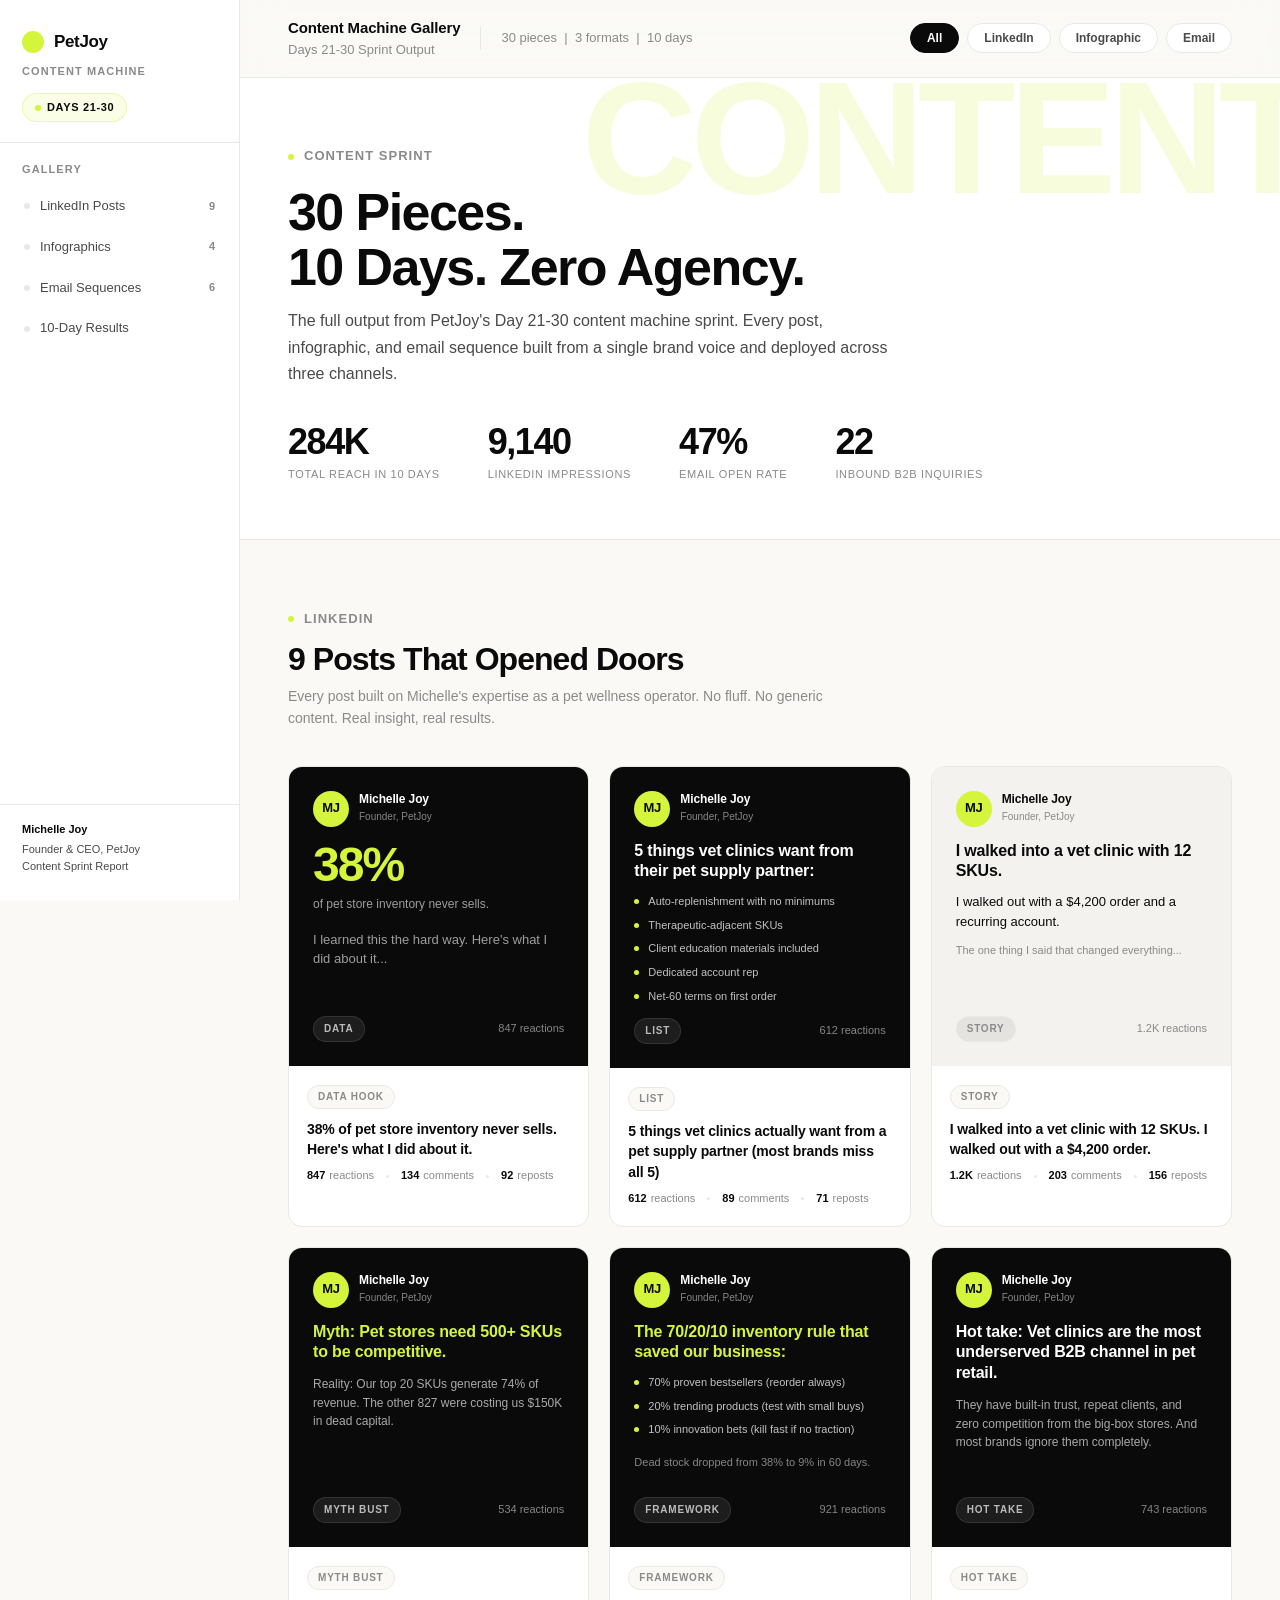
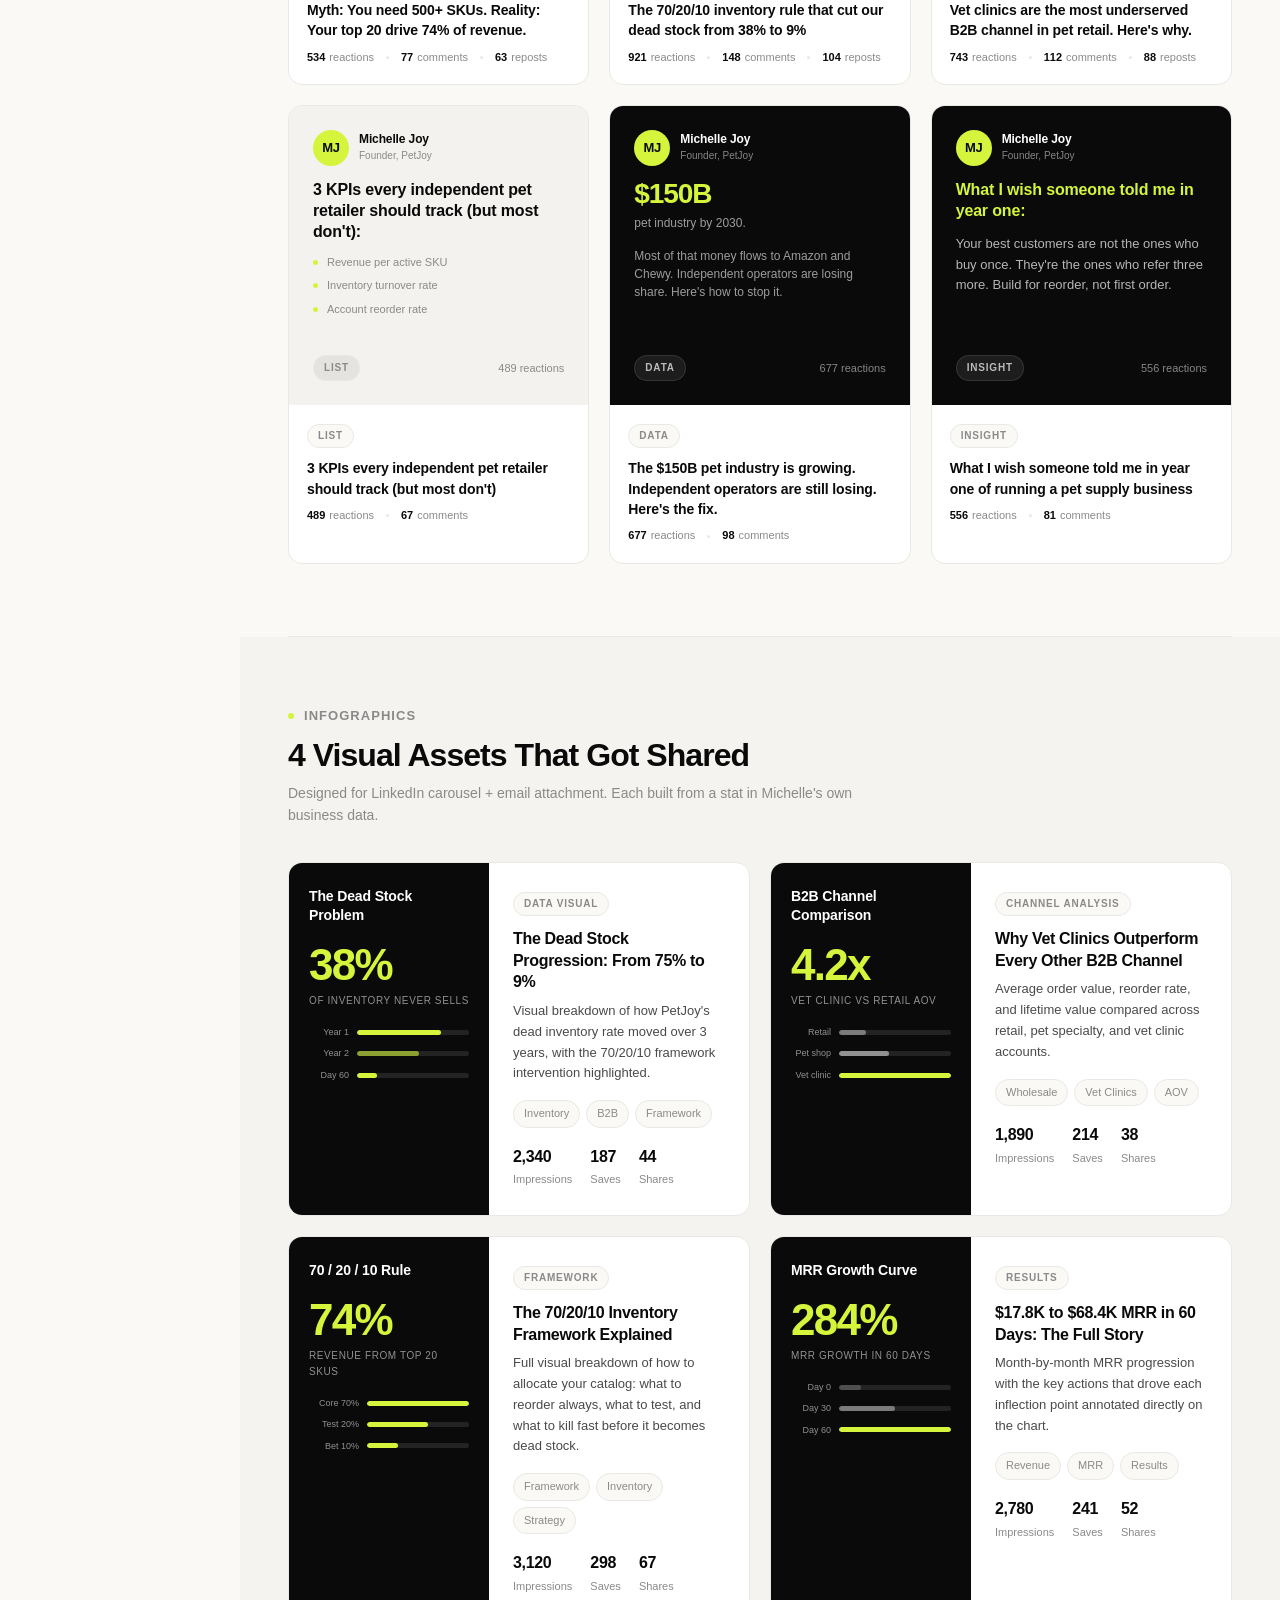
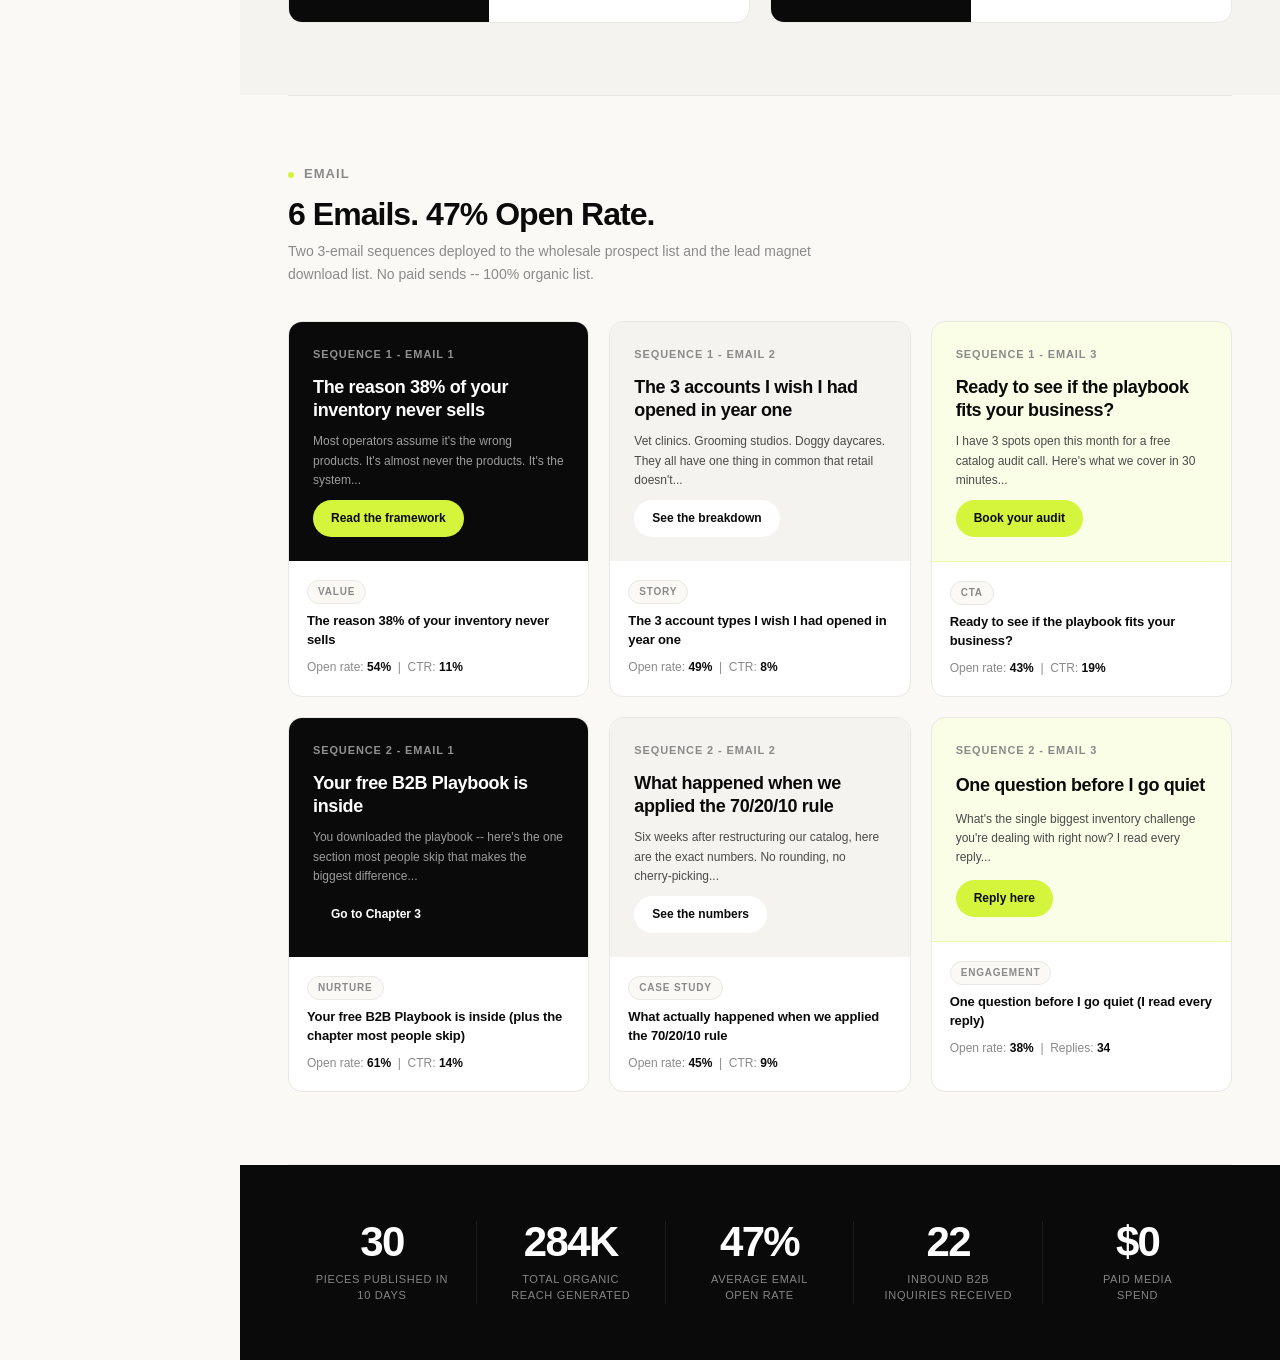
<file: content-gallery/index.html>
<!DOCTYPE html>
<html lang="en">
<head>
<meta charset="UTF-8">
<meta name="viewport" content="width=device-width, initial-scale=1.0">
<title>Content Machine Gallery | PetJoy | Days 21-30</title>
<link rel="icon" href="https://founderos.com/favicon.ico">
<style>
:root{
  --bg:#FAF9F6;
  --bg-alt:#F4F3EF;
  --text:#0A0A0A;
  --text-secondary:#4A4A4A;
  --muted:#8A8A8A;
  --lime:#D4F53C;
  --lime-glow:rgba(212,245,60,0.12);
  --lime-border:rgba(212,245,60,0.4);
  --white:#FFFFFF;
  --border:#E8E8E4;
  --border-hover:#D0D0CC;
  --card-radius:14px;
  --green:#34D399;
  --sidebar-w:240px;
  --font:'Helvetica Neue',Helvetica,Arial,sans-serif;
}
*,*::before,*::after{margin:0;padding:0;box-sizing:border-box;}
html{scroll-behavior:smooth;}
body{font-family:var(--font);color:var(--text);background:var(--bg);line-height:1.6;-webkit-font-smoothing:antialiased;-moz-osx-font-smoothing:grayscale;}

/* LAYOUT */
.layout{display:grid;grid-template-columns:var(--sidebar-w) 1fr;min-height:100vh;}
.main{min-width:0;overflow-x:hidden;}

/* SIDEBAR */
.sidebar{background:var(--white);border-right:1px solid var(--border);position:sticky;top:0;height:100vh;display:flex;flex-direction:column;padding:28px 0 24px;z-index:100;overflow-y:auto;}
.sb-logo{padding:0 22px 20px;border-bottom:1px solid var(--border);margin-bottom:18px;}
.sb-brand{font-size:17px;font-weight:700;color:var(--text);letter-spacing:-0.02em;display:flex;align-items:center;gap:10px;}
.sb-brand::before{content:'';width:22px;height:22px;border-radius:50%;background:var(--lime);flex-shrink:0;}
.sb-doc{font-size:11px;font-weight:600;color:var(--muted);text-transform:uppercase;letter-spacing:.1em;margin-top:8px;}
.sb-badge{display:inline-flex;align-items:center;gap:6px;background:var(--lime-glow);border:1px solid var(--lime-border);color:var(--text);font-size:11px;font-weight:600;padding:5px 12px;border-radius:100px;margin-top:12px;text-transform:uppercase;letter-spacing:.06em;}
.sb-badge::before{content:'';width:6px;height:6px;border-radius:50%;background:var(--lime);}
.sb-section-label{font-size:11px;font-weight:600;color:var(--muted);text-transform:uppercase;letter-spacing:.1em;padding:0 22px 8px;}
.sb-nav{flex:1;padding:0 12px;}
.sb-link{display:flex;align-items:center;gap:10px;padding:9px 12px;border-radius:8px;text-decoration:none;font-size:13px;color:var(--text-secondary);font-weight:500;transition:all 0.15s;margin-bottom:2px;cursor:pointer;font-family:var(--font);}
.sb-link:hover{background:var(--bg);color:var(--text);}
.sb-link.active{background:var(--lime-glow);color:var(--text);font-weight:600;}
.sb-link.active .sb-dot{background:var(--lime);}
.sb-dot{width:6px;height:6px;border-radius:50%;background:var(--border);flex-shrink:0;transition:background 0.15s;}
.sb-count{font-size:11px;font-weight:600;color:var(--muted);margin-left:auto;}
.sb-foot{padding:16px 22px 0;border-top:1px solid var(--border);margin-top:12px;}
.sb-prep{font-size:11px;color:var(--text-secondary);line-height:1.6;}
.sb-prep strong{display:block;color:var(--text);font-weight:700;margin-bottom:2px;}

/* TOP BAR */
.topbar{background:rgba(250,249,246,0.85);backdrop-filter:blur(20px);-webkit-backdrop-filter:blur(20px);border-bottom:1px solid var(--border);padding:16px 48px;display:flex;align-items:center;justify-content:space-between;position:sticky;top:0;z-index:50;}
.topbar-left{display:flex;align-items:center;gap:20px;}
.topbar-title{font-size:15px;font-weight:600;color:var(--text);letter-spacing:-0.01em;}
.topbar-sub{font-size:13px;color:var(--muted);}
.topbar-divider{width:1px;height:24px;background:var(--border);}
.topbar-right{display:flex;align-items:center;gap:8px;}
.filter-btn{font-size:12px;font-weight:600;padding:7px 16px;border-radius:100px;border:1px solid var(--border);background:var(--white);color:var(--text-secondary);cursor:pointer;transition:all 0.15s;font-family:var(--font);}
.filter-btn:hover{border-color:var(--border-hover);color:var(--text);}
.filter-btn.active{background:var(--text);color:#FFF;border-color:var(--text);}

/* HERO STRIP */
.hero-strip{background:var(--white);padding:64px 48px 56px;position:relative;overflow:hidden;border-bottom:1px solid var(--border);}
.hero-strip::before{content:'CONTENT';position:absolute;right:-30px;top:-20px;font-size:160px;font-weight:800;color:rgba(212,245,60,0.18);line-height:1;pointer-events:none;white-space:nowrap;letter-spacing:-0.04em;}
.hs-eyebrow{display:inline-flex;align-items:center;gap:10px;font-size:13px;font-weight:600;color:var(--muted);text-transform:uppercase;letter-spacing:.08em;margin-bottom:18px;position:relative;}
.hs-eyebrow::before{content:'';width:6px;height:6px;border-radius:50%;background:var(--lime);}
.hs-title{font-size:52px;font-weight:700;color:var(--text);letter-spacing:-0.03em;line-height:1.05;margin-bottom:14px;position:relative;}
.hs-title em{font-style:normal;color:var(--text);position:relative;display:inline-block;}
.hs-title em::after{content:'';position:absolute;left:0;right:0;bottom:0;height:14px;background:var(--lime);z-index:-1;border-radius:2px;}
.hs-sub{font-size:16px;color:var(--text-secondary);max-width:600px;line-height:1.65;margin-bottom:36px;position:relative;}
.hs-stats{display:flex;gap:48px;position:relative;}
.hs-stat{text-align:left;}
.hs-stat-val{font-size:36px;font-weight:800;color:var(--text);letter-spacing:-0.04em;line-height:1;}
.hs-stat-lbl{font-size:11px;color:var(--muted);margin-top:6px;text-transform:uppercase;letter-spacing:.06em;font-weight:500;}

/* SECTION */
.section{padding:64px 48px 72px;}
.section-alt{background:var(--bg-alt);}
.sec-header{display:flex;align-items:flex-end;justify-content:space-between;margin-bottom:36px;}
.sec-eyebrow{display:inline-flex;align-items:center;gap:10px;font-size:13px;font-weight:600;color:var(--muted);text-transform:uppercase;letter-spacing:.08em;margin-bottom:12px;}
.sec-eyebrow::before{content:'';width:6px;height:6px;border-radius:50%;background:var(--lime);}
.sec-title{font-size:32px;font-weight:700;color:var(--text);letter-spacing:-0.03em;line-height:1.1;}
.sec-sub{font-size:14px;color:var(--muted);max-width:580px;line-height:1.6;margin-top:8px;}
.sec-link{font-size:13px;font-weight:600;color:var(--text);text-decoration:none;border-bottom:1px solid var(--border);padding-bottom:2px;}
.sec-link:hover{border-color:var(--text);}

/* LINKEDIN CARD */
.li-grid{display:grid;grid-template-columns:repeat(3,1fr);gap:20px;}
.li-card{background:var(--white);border:1px solid var(--border);border-radius:var(--card-radius);overflow:hidden;transition:box-shadow 0.3s,border-color 0.3s;cursor:pointer;}
.li-card:hover{border-color:var(--border-hover);box-shadow:0 8px 32px rgba(0,0,0,0.06);}
.li-card-img{width:100%;aspect-ratio:1/1;object-fit:cover;background:var(--bg-alt);display:flex;align-items:center;justify-content:center;font-size:48px;position:relative;overflow:hidden;}
.li-mock{width:100%;aspect-ratio:1/1;padding:24px;display:flex;flex-direction:column;justify-content:space-between;position:relative;}
.li-mock-bg-navy{background:var(--text);}
.li-mock-bg-coral{background:var(--text);}
.li-mock-bg-light{background:var(--bg-alt);}
.li-mock-bg-gold{background:var(--text);}
.li-mock-header{display:flex;align-items:center;gap:10px;}
.li-mock-avatar{width:36px;height:36px;border-radius:50%;background:var(--lime);display:flex;align-items:center;justify-content:center;font-size:13px;font-weight:700;color:var(--text);flex-shrink:0;letter-spacing:-0.02em;}
.li-mock-avatar.gold{background:var(--lime);color:var(--text);}
.li-mock-name{font-size:12px;font-weight:600;color:#fff;line-height:1.2;letter-spacing:-0.01em;}
.li-mock-role{font-size:10px;color:rgba(255,255,255,0.5);margin-top:2px;}
.li-mock-content{flex:1;padding:14px 0 10px;}
.li-mock-text{font-size:13px;font-weight:500;color:rgba(255,255,255,0.92);line-height:1.55;}
.li-mock-text.dark{color:var(--text);}
.li-mock-hook{font-size:16px;font-weight:700;color:#fff;line-height:1.3;margin-bottom:8px;letter-spacing:-0.01em;}
.li-mock-hook.coral,.li-mock-hook.gold{color:var(--lime);}
.li-mock-list{list-style:none;margin-top:8px;}
.li-mock-list li{font-size:11px;color:rgba(255,255,255,0.75);padding:3px 0;padding-left:14px;position:relative;}
.li-mock-list li::before{content:'';position:absolute;left:0;top:9px;width:5px;height:5px;border-radius:50%;background:var(--lime);}
.li-mock-stat{font-size:48px;font-weight:800;color:var(--lime);letter-spacing:-0.04em;line-height:1;}
.li-mock-stat-lbl{font-size:12px;color:rgba(255,255,255,0.6);margin-top:6px;}
.li-mock-footer{display:flex;align-items:center;justify-content:space-between;}
.li-mock-tag{font-size:10px;font-weight:600;padding:4px 10px;border-radius:100px;background:rgba(255,255,255,0.08);color:rgba(255,255,255,0.7);text-transform:uppercase;letter-spacing:.08em;border:1px solid rgba(255,255,255,0.1);}
.li-mock-react{font-size:11px;color:rgba(255,255,255,0.5);}
.li-body{padding:16px 18px 18px;}
.li-format{display:inline-block;font-size:10px;font-weight:600;padding:3px 10px;border-radius:100px;text-transform:uppercase;letter-spacing:.08em;margin-bottom:10px;background:var(--bg);color:var(--muted);border:1px solid var(--border);}
.fmt-insight,.fmt-story,.fmt-list,.fmt-data,.fmt-myth,.fmt-hot{background:var(--bg);color:var(--muted);border-color:var(--border);}
.li-headline{font-size:14px;font-weight:600;color:var(--text);line-height:1.45;margin-bottom:8px;letter-spacing:-0.01em;}
.li-meta{display:flex;align-items:center;gap:12px;}
.li-metric{display:flex;align-items:center;gap:4px;font-size:11px;color:var(--muted);}
.li-metric strong{color:var(--text);font-weight:700;}
.li-metric-dot{width:3px;height:3px;border-radius:50%;background:var(--border);}

/* INFOGRAPHIC CARDS */
.inf-grid{display:grid;grid-template-columns:repeat(2,1fr);gap:20px;}
.inf-card{background:var(--white);border:1px solid var(--border);border-radius:var(--card-radius);overflow:hidden;display:flex;gap:0;transition:box-shadow 0.3s,border-color 0.3s;cursor:pointer;}
.inf-card:hover{border-color:var(--border-hover);box-shadow:0 8px 32px rgba(0,0,0,0.06);}
.inf-visual{width:200px;flex-shrink:0;display:flex;flex-direction:column;padding:24px 20px;}
.inf-visual-navy,.inf-visual-coral,.inf-visual-green,.inf-visual-gold{background:var(--text);}
.inf-v-title{font-size:14px;font-weight:600;color:#fff;line-height:1.35;margin-bottom:18px;letter-spacing:-0.01em;}
.inf-v-stat{font-size:44px;font-weight:800;letter-spacing:-0.04em;line-height:1;margin-bottom:6px;color:var(--lime);}
.inf-v-stat.coral,.inf-v-stat.gold,.inf-v-stat.green,.inf-v-stat.blue{color:var(--lime);}
.inf-v-sublabel{font-size:10px;color:rgba(255,255,255,0.55);text-transform:uppercase;letter-spacing:.06em;}
.inf-v-bars{margin-top:16px;display:flex;flex-direction:column;gap:7px;}
.inf-v-bar-row{display:flex;align-items:center;gap:8px;}
.inf-v-bar-label{font-size:9px;color:rgba(255,255,255,0.55);width:40px;flex-shrink:0;text-align:right;}
.inf-v-bar-track{flex:1;height:5px;background:rgba(255,255,255,0.1);border-radius:100px;overflow:hidden;}
.inf-v-bar-fill{height:100%;border-radius:100px;background:var(--lime);}
.inf-body{flex:1;padding:26px 24px;}
.inf-format{display:inline-block;font-size:10px;font-weight:600;padding:3px 10px;border-radius:100px;text-transform:uppercase;letter-spacing:.08em;margin-bottom:12px;background:var(--bg);color:var(--muted);border:1px solid var(--border);}
.inf-title{font-size:16px;font-weight:700;color:var(--text);line-height:1.35;margin-bottom:8px;letter-spacing:-0.02em;}
.inf-desc{font-size:13px;color:var(--text-secondary);line-height:1.6;margin-bottom:16px;}
.inf-tags{display:flex;flex-wrap:wrap;gap:6px;margin-bottom:16px;}
.inf-tag{font-size:11px;font-weight:500;padding:4px 10px;border-radius:100px;background:var(--bg);color:var(--muted);border:1px solid var(--border);}
.inf-metrics{display:flex;gap:18px;}
.inf-metric{font-size:11px;color:var(--muted);}
.inf-metric strong{display:block;font-size:16px;font-weight:700;color:var(--text);letter-spacing:-0.02em;margin-bottom:2px;}

/* EMAIL CAPTURES */
.email-grid{display:grid;grid-template-columns:repeat(3,1fr);gap:20px;}
.email-card{background:var(--white);border:1px solid var(--border);border-radius:var(--card-radius);overflow:hidden;transition:box-shadow 0.3s,border-color 0.3s;}
.email-card:hover{border-color:var(--border-hover);box-shadow:0 8px 32px rgba(0,0,0,0.06);}
.email-mock{padding:24px;aspect-ratio:4/3;display:flex;flex-direction:column;justify-content:space-between;}
.em-navy{background:var(--text);}
.em-light{background:var(--bg-alt);}
.em-coral{background:var(--lime-glow);border-bottom:1px solid var(--lime-border);}
.email-subject{font-size:11px;font-weight:600;color:rgba(255,255,255,0.55);margin-bottom:12px;text-transform:uppercase;letter-spacing:.08em;}
.email-subject.dark{color:var(--muted);}
.email-headline{font-size:18px;font-weight:700;line-height:1.3;color:#fff;margin-bottom:10px;letter-spacing:-0.02em;}
.email-headline.dark{color:var(--text);}
.email-preview{font-size:12px;line-height:1.6;color:rgba(255,255,255,0.6);}
.email-preview.dark{color:var(--text-secondary);}
.email-cta{display:inline-block;font-size:12px;font-weight:600;padding:9px 18px;border-radius:100px;text-decoration:none;margin-top:10px;font-family:var(--font);}
.email-cta-coral{background:var(--lime);color:var(--text);}
.email-cta-navy{background:#FFF;color:var(--text);}
.email-cta-gold{background:var(--text);color:#FFF;}
.email-body{padding:16px 18px 18px;}
.email-type{display:inline-block;font-size:10px;font-weight:600;padding:3px 10px;border-radius:100px;text-transform:uppercase;letter-spacing:.08em;margin-bottom:8px;background:var(--bg);color:var(--muted);border:1px solid var(--border);}
.email-title{font-size:13px;font-weight:600;color:var(--text);line-height:1.45;margin-bottom:8px;letter-spacing:-0.01em;}
.email-open{font-size:12px;color:var(--muted);}
.email-open strong{color:var(--text);font-weight:700;}

/* RESULTS STRIP */
.results-strip{background:var(--text);padding:56px 48px;display:grid;grid-template-columns:repeat(5,1fr);gap:0;}
.rs-stat{padding:0 24px;border-right:1px solid rgba(255,255,255,0.08);text-align:center;}
.rs-stat:last-child{border-right:none;}
.rs-val{font-size:42px;font-weight:800;color:#fff;letter-spacing:-0.04em;line-height:1;margin-bottom:8px;}
.rs-val.coral,.rs-val.gold,.rs-val.green,.rs-val.blue{color:#fff;}
.rs-lbl{font-size:11px;color:rgba(255,255,255,0.5);line-height:1.5;text-transform:uppercase;letter-spacing:.06em;font-weight:500;}

/* DIVIDER */
.sec-divider{height:1px;background:var(--border);margin:0 48px;}

/* MODAL OVERLAY */
.modal-overlay{position:fixed;inset:0;background:rgba(10,10,10,0.7);backdrop-filter:blur(8px);-webkit-backdrop-filter:blur(8px);z-index:1000;display:flex;align-items:center;justify-content:center;opacity:0;pointer-events:none;transition:opacity 0.2s;}
.modal-overlay.open{opacity:1;pointer-events:all;}
.modal{background:var(--white);border:1px solid var(--border);border-radius:16px;max-width:560px;width:90%;max-height:85vh;overflow-y:auto;padding:36px;}
.modal-close{float:right;background:none;border:none;font-size:22px;cursor:pointer;color:var(--muted);margin-top:-4px;font-family:var(--font);}
.modal-close:hover{color:var(--text);}
.modal-type{display:inline-block;font-size:10px;font-weight:600;padding:3px 10px;border-radius:100px;text-transform:uppercase;letter-spacing:.08em;margin-bottom:12px;background:var(--bg);color:var(--muted);border:1px solid var(--border);}
.modal-title{font-size:22px;font-weight:700;color:var(--text);line-height:1.3;margin-bottom:14px;letter-spacing:-0.02em;}
.modal-copy{font-size:14px;color:var(--text-secondary);line-height:1.7;white-space:pre-line;}
.modal-metrics{display:flex;gap:24px;margin-top:24px;padding-top:24px;border-top:1px solid var(--border);}
.modal-metric{font-size:11px;color:var(--muted);text-transform:uppercase;letter-spacing:.06em;font-weight:600;}
.modal-metric strong{display:block;font-size:20px;font-weight:700;color:var(--text);text-transform:none;letter-spacing:-0.02em;margin-bottom:2px;}

::-webkit-scrollbar{width:6px;height:6px;}
::-webkit-scrollbar-track{background:transparent;}
::-webkit-scrollbar-thumb{background:var(--border);border-radius:3px;}
::-webkit-scrollbar-thumb:hover{background:var(--border-hover);}

@media print{
  .sidebar,.topbar,.filter-btn{display:none;}
  .layout{grid-template-columns:1fr;}
}
</style>
</head>
<body>
<div class="layout">

<!-- SIDEBAR -->
<aside class="sidebar">
  <div class="sb-logo">
    <div class="sb-brand">PetJoy</div>
    <div class="sb-doc">Content Machine</div>
    <div class="sb-badge">Days 21-30</div>
  </div>
  <div class="sb-section-label">Gallery</div>
  <nav class="sb-nav">
    <a class="sb-link active" href="#linkedin"><span class="sb-dot"></span>LinkedIn Posts<span class="sb-count">9</span></a>
    <a class="sb-link" href="#infographics"><span class="sb-dot"></span>Infographics<span class="sb-count">4</span></a>
    <a class="sb-link" href="#emails"><span class="sb-dot"></span>Email Sequences<span class="sb-count">6</span></a>
    <a class="sb-link" href="#results"><span class="sb-dot"></span>10-Day Results</a>
  </nav>
  <div class="sb-foot">
    <div class="sb-prep">
      <strong>Michelle Joy</strong>
      Founder &amp; CEO, PetJoy<br>
      Content Sprint Report
    </div>
  </div>
</aside>

<!-- MAIN -->
<div class="main">

  <!-- TOP BAR -->
  <div class="topbar">
    <div class="topbar-left">
      <div>
        <div class="topbar-title">Content Machine Gallery</div>
        <div class="topbar-sub">Days 21-30 Sprint Output</div>
      </div>
      <div class="topbar-divider"></div>
      <div class="topbar-sub">30 pieces &nbsp;|&nbsp; 3 formats &nbsp;|&nbsp; 10 days</div>
    </div>
    <div class="topbar-right">
      <button class="filter-btn active" onclick="filterAll(this,'all')">All</button>
      <button class="filter-btn" onclick="filterAll(this,'linkedin')">LinkedIn</button>
      <button class="filter-btn" onclick="filterAll(this,'infographic')">Infographic</button>
      <button class="filter-btn" onclick="filterAll(this,'email')">Email</button>
    </div>
  </div>

  <!-- HERO STRIP -->
  <div class="hero-strip">
    <div class="hs-eyebrow">Content Sprint</div>
    <div class="hs-title">30 Pieces.<br><em>10 Days.</em> Zero Agency.</div>
    <div class="hs-sub">The full output from PetJoy's Day 21-30 content machine sprint. Every post, infographic, and email sequence built from a single brand voice and deployed across three channels.</div>
    <div class="hs-stats">
      <div class="hs-stat"><div class="hs-stat-val">284K</div><div class="hs-stat-lbl">Total reach in 10 days</div></div>
      <div class="hs-stat"><div class="hs-stat-val">9,140</div><div class="hs-stat-lbl">LinkedIn impressions</div></div>
      <div class="hs-stat"><div class="hs-stat-val">47%</div><div class="hs-stat-lbl">Email open rate</div></div>
      <div class="hs-stat"><div class="hs-stat-val">22</div><div class="hs-stat-lbl">Inbound B2B inquiries</div></div>
    </div>
  </div>

  <!-- LINKEDIN POSTS -->
  <section class="section" id="linkedin">
    <div class="sec-header">
      <div>
        <div class="sec-eyebrow">LinkedIn</div>
        <div class="sec-title">9 Posts That Opened Doors</div>
        <div class="sec-sub">Every post built on Michelle's expertise as a pet wellness operator. No fluff. No generic content. Real insight, real results.</div>
      </div>
    </div>

    <div class="li-grid">

      <!-- Post 1: Hook stat -->
      <div class="li-card" onclick="openModal('li1')">
        <div class="li-mock li-mock-bg-navy">
          <div class="li-mock-header">
            <div class="li-mock-avatar">MJ</div>
            <div><div class="li-mock-name">Michelle Joy</div><div class="li-mock-role">Founder, PetJoy</div></div>
          </div>
          <div class="li-mock-content">
            <div class="li-mock-stat">38%</div>
            <div class="li-mock-stat-lbl">of pet store inventory never sells.</div>
            <div style="margin-top:16px;font-size:13px;color:rgba(255,255,255,0.6);line-height:1.5;">I learned this the hard way. Here's what I did about it...</div>
          </div>
          <div class="li-mock-footer">
            <span class="li-mock-tag">Data</span>
            <span class="li-mock-react">847 reactions</span>
          </div>
        </div>
        <div class="li-body">
          <span class="li-format fmt-data">Data Hook</span>
          <div class="li-headline">38% of pet store inventory never sells. Here's what I did about it.</div>
          <div class="li-meta">
            <div class="li-metric"><strong>847</strong> reactions</div>
            <div class="li-metric-dot"></div>
            <div class="li-metric"><strong>134</strong> comments</div>
            <div class="li-metric-dot"></div>
            <div class="li-metric"><strong>92</strong> reposts</div>
          </div>
        </div>
      </div>

      <!-- Post 2: List -->
      <div class="li-card" onclick="openModal('li2')">
        <div class="li-mock li-mock-bg-coral">
          <div class="li-mock-header">
            <div class="li-mock-avatar">MJ</div>
            <div><div class="li-mock-name">Michelle Joy</div><div class="li-mock-role">Founder, PetJoy</div></div>
          </div>
          <div class="li-mock-content">
            <div class="li-mock-hook">5 things vet clinics want from their pet supply partner:</div>
            <ul class="li-mock-list">
              <li>Auto-replenishment with no minimums</li>
              <li>Therapeutic-adjacent SKUs</li>
              <li>Client education materials included</li>
              <li>Dedicated account rep</li>
              <li>Net-60 terms on first order</li>
            </ul>
          </div>
          <div class="li-mock-footer">
            <span class="li-mock-tag">List</span>
            <span class="li-mock-react">612 reactions</span>
          </div>
        </div>
        <div class="li-body">
          <span class="li-format fmt-list">List</span>
          <div class="li-headline">5 things vet clinics actually want from a pet supply partner (most brands miss all 5)</div>
          <div class="li-meta">
            <div class="li-metric"><strong>612</strong> reactions</div>
            <div class="li-metric-dot"></div>
            <div class="li-metric"><strong>89</strong> comments</div>
            <div class="li-metric-dot"></div>
            <div class="li-metric"><strong>71</strong> reposts</div>
          </div>
        </div>
      </div>

      <!-- Post 3: Story -->
      <div class="li-card" onclick="openModal('li3')">
        <div class="li-mock li-mock-bg-light" style="background:#F3F2EE;">
          <div class="li-mock-header">
            <div class="li-mock-avatar gold">MJ</div>
            <div><div class="li-mock-name" style="color:var(--text);">Michelle Joy</div><div class="li-mock-role" style="color:var(--muted);">Founder, PetJoy</div></div>
          </div>
          <div class="li-mock-content">
            <div class="li-mock-hook dark" style="color:var(--text);">I walked into a vet clinic with 12 SKUs.</div>
            <div class="li-mock-text dark" style="margin-top:10px;">I walked out with a $4,200 order and a recurring account.</div>
            <div style="margin-top:10px;font-size:11px;color:var(--muted);">The one thing I said that changed everything...</div>
          </div>
          <div class="li-mock-footer">
            <span class="li-mock-tag" style="background:rgba(0,0,0,0.06);color:var(--muted);">Story</span>
            <span class="li-mock-react" style="color:var(--muted);">1.2K reactions</span>
          </div>
        </div>
        <div class="li-body">
          <span class="li-format fmt-story">Story</span>
          <div class="li-headline">I walked into a vet clinic with 12 SKUs. I walked out with a $4,200 order.</div>
          <div class="li-meta">
            <div class="li-metric"><strong>1.2K</strong> reactions</div>
            <div class="li-metric-dot"></div>
            <div class="li-metric"><strong>203</strong> comments</div>
            <div class="li-metric-dot"></div>
            <div class="li-metric"><strong>156</strong> reposts</div>
          </div>
        </div>
      </div>

      <!-- Post 4: Myth -->
      <div class="li-card" onclick="openModal('li4')">
        <div class="li-mock li-mock-bg-gold">
          <div class="li-mock-header">
            <div class="li-mock-avatar">MJ</div>
            <div><div class="li-mock-name">Michelle Joy</div><div class="li-mock-role">Founder, PetJoy</div></div>
          </div>
          <div class="li-mock-content">
            <div class="li-mock-hook gold">Myth: Pet stores need 500+ SKUs to be competitive.</div>
            <div style="margin-top:12px;font-size:12px;color:rgba(255,255,255,0.65);line-height:1.55;">Reality: Our top 20 SKUs generate 74% of revenue. The other 827 were costing us $150K in dead capital.</div>
          </div>
          <div class="li-mock-footer">
            <span class="li-mock-tag">Myth Bust</span>
            <span class="li-mock-react">534 reactions</span>
          </div>
        </div>
        <div class="li-body">
          <span class="li-format fmt-myth">Myth Bust</span>
          <div class="li-headline">Myth: You need 500+ SKUs. Reality: Your top 20 drive 74% of revenue.</div>
          <div class="li-meta">
            <div class="li-metric"><strong>534</strong> reactions</div>
            <div class="li-metric-dot"></div>
            <div class="li-metric"><strong>77</strong> comments</div>
            <div class="li-metric-dot"></div>
            <div class="li-metric"><strong>63</strong> reposts</div>
          </div>
        </div>
      </div>

      <!-- Post 5: Insight -->
      <div class="li-card" onclick="openModal('li5')">
        <div class="li-mock li-mock-bg-navy">
          <div class="li-mock-header">
            <div class="li-mock-avatar">MJ</div>
            <div><div class="li-mock-name">Michelle Joy</div><div class="li-mock-role">Founder, PetJoy</div></div>
          </div>
          <div class="li-mock-content">
            <div class="li-mock-hook coral">The 70/20/10 inventory rule that saved our business:</div>
            <ul class="li-mock-list">
              <li>70% proven bestsellers (reorder always)</li>
              <li>20% trending products (test with small buys)</li>
              <li>10% innovation bets (kill fast if no traction)</li>
            </ul>
            <div style="margin-top:12px;font-size:11px;color:rgba(255,255,255,0.5);">Dead stock dropped from 38% to 9% in 60 days.</div>
          </div>
          <div class="li-mock-footer">
            <span class="li-mock-tag">Framework</span>
            <span class="li-mock-react">921 reactions</span>
          </div>
        </div>
        <div class="li-body">
          <span class="li-format fmt-insight">Framework</span>
          <div class="li-headline">The 70/20/10 inventory rule that cut our dead stock from 38% to 9%</div>
          <div class="li-meta">
            <div class="li-metric"><strong>921</strong> reactions</div>
            <div class="li-metric-dot"></div>
            <div class="li-metric"><strong>148</strong> comments</div>
            <div class="li-metric-dot"></div>
            <div class="li-metric"><strong>104</strong> reposts</div>
          </div>
        </div>
      </div>

      <!-- Post 6: Hot take -->
      <div class="li-card" onclick="openModal('li6')">
        <div class="li-mock li-mock-bg-coral">
          <div class="li-mock-header">
            <div class="li-mock-avatar">MJ</div>
            <div><div class="li-mock-name">Michelle Joy</div><div class="li-mock-role">Founder, PetJoy</div></div>
          </div>
          <div class="li-mock-content">
            <div class="li-mock-hook">Hot take: Vet clinics are the most underserved B2B channel in pet retail.</div>
            <div style="margin-top:12px;font-size:12px;color:rgba(255,255,255,0.65);line-height:1.55;">They have built-in trust, repeat clients, and zero competition from the big-box stores. And most brands ignore them completely.</div>
          </div>
          <div class="li-mock-footer">
            <span class="li-mock-tag">Hot Take</span>
            <span class="li-mock-react">743 reactions</span>
          </div>
        </div>
        <div class="li-body">
          <span class="li-format fmt-hot">Hot Take</span>
          <div class="li-headline">Vet clinics are the most underserved B2B channel in pet retail. Here's why.</div>
          <div class="li-meta">
            <div class="li-metric"><strong>743</strong> reactions</div>
            <div class="li-metric-dot"></div>
            <div class="li-metric"><strong>112</strong> comments</div>
            <div class="li-metric-dot"></div>
            <div class="li-metric"><strong>88</strong> reposts</div>
          </div>
        </div>
      </div>

      <!-- Posts 7-9 condensed -->
      <div class="li-card" onclick="openModal('li7')">
        <div class="li-mock li-mock-bg-light" style="background:#F3F2EE;">
          <div class="li-mock-header">
            <div class="li-mock-avatar gold">MJ</div>
            <div><div class="li-mock-name" style="color:var(--text);">Michelle Joy</div><div class="li-mock-role" style="color:var(--muted);">Founder, PetJoy</div></div>
          </div>
          <div class="li-mock-content">
            <div class="li-mock-hook dark" style="color:var(--text);">3 KPIs every independent pet retailer should track (but most don't):</div>
            <ul class="li-mock-list" style="">
              <li style="color:var(--muted);">Revenue per active SKU</li>
              <li style="color:var(--muted);">Inventory turnover rate</li>
              <li style="color:var(--muted);">Account reorder rate</li>
            </ul>
          </div>
          <div class="li-mock-footer">
            <span class="li-mock-tag" style="background:rgba(0,0,0,0.06);color:var(--muted);">List</span>
            <span class="li-mock-react" style="color:var(--muted);">489 reactions</span>
          </div>
        </div>
        <div class="li-body">
          <span class="li-format fmt-list">List</span>
          <div class="li-headline">3 KPIs every independent pet retailer should track (but most don't)</div>
          <div class="li-meta">
            <div class="li-metric"><strong>489</strong> reactions</div>
            <div class="li-metric-dot"></div>
            <div class="li-metric"><strong>67</strong> comments</div>
          </div>
        </div>
      </div>

      <div class="li-card" onclick="openModal('li8')">
        <div class="li-mock li-mock-bg-navy">
          <div class="li-mock-header">
            <div class="li-mock-avatar">MJ</div>
            <div><div class="li-mock-name">Michelle Joy</div><div class="li-mock-role">Founder, PetJoy</div></div>
          </div>
          <div class="li-mock-content">
            <div class="li-mock-stat" style="font-size:28px;">$150B</div>
            <div class="li-mock-stat-lbl">pet industry by 2030.</div>
            <div style="margin-top:14px;font-size:12px;color:rgba(255,255,255,0.6);line-height:1.5;">Most of that money flows to Amazon and Chewy. Independent operators are losing share. Here's how to stop it.</div>
          </div>
          <div class="li-mock-footer">
            <span class="li-mock-tag">Data</span>
            <span class="li-mock-react">677 reactions</span>
          </div>
        </div>
        <div class="li-body">
          <span class="li-format fmt-data">Data</span>
          <div class="li-headline">The $150B pet industry is growing. Independent operators are still losing. Here's the fix.</div>
          <div class="li-meta">
            <div class="li-metric"><strong>677</strong> reactions</div>
            <div class="li-metric-dot"></div>
            <div class="li-metric"><strong>98</strong> comments</div>
          </div>
        </div>
      </div>

      <div class="li-card" onclick="openModal('li9')">
        <div class="li-mock li-mock-bg-gold">
          <div class="li-mock-header">
            <div class="li-mock-avatar">MJ</div>
            <div><div class="li-mock-name">Michelle Joy</div><div class="li-mock-role">Founder, PetJoy</div></div>
          </div>
          <div class="li-mock-content">
            <div class="li-mock-hook gold">What I wish someone told me in year one:</div>
            <div style="margin-top:12px;font-size:13px;color:rgba(255,255,255,0.7);line-height:1.6;">Your best customers are not the ones who buy once. They're the ones who refer three more. Build for reorder, not first order.</div>
          </div>
          <div class="li-mock-footer">
            <span class="li-mock-tag">Insight</span>
            <span class="li-mock-react">556 reactions</span>
          </div>
        </div>
        <div class="li-body">
          <span class="li-format fmt-insight">Insight</span>
          <div class="li-headline">What I wish someone told me in year one of running a pet supply business</div>
          <div class="li-meta">
            <div class="li-metric"><strong>556</strong> reactions</div>
            <div class="li-metric-dot"></div>
            <div class="li-metric"><strong>81</strong> comments</div>
          </div>
        </div>
      </div>

    </div>
  </section>

  <div class="sec-divider"></div>

  <!-- INFOGRAPHICS -->
  <section class="section section-alt" id="infographics">
    <div class="sec-header">
      <div>
        <div class="sec-eyebrow">Infographics</div>
        <div class="sec-title">4 Visual Assets That Got Shared</div>
        <div class="sec-sub">Designed for LinkedIn carousel + email attachment. Each built from a stat in Michelle's own business data.</div>
      </div>
    </div>

    <div class="inf-grid">

      <div class="inf-card" onclick="openModal('inf1')">
        <div class="inf-visual inf-visual-navy">
          <div class="inf-v-title">The Dead Stock Problem</div>
          <div class="inf-v-stat coral">38%</div>
          <div class="inf-v-sublabel">of inventory never sells</div>
          <div class="inf-v-bars">
            <div class="inf-v-bar-row"><div class="inf-v-bar-label">Year 1</div><div class="inf-v-bar-track"><div class="inf-v-bar-fill" style="width:75%;background:var(--lime);"></div></div></div>
            <div class="inf-v-bar-row"><div class="inf-v-bar-label">Year 2</div><div class="inf-v-bar-track"><div class="inf-v-bar-fill" style="width:55%;background:var(--lime);opacity:0.6;"></div></div></div>
            <div class="inf-v-bar-row"><div class="inf-v-bar-label">Day 60</div><div class="inf-v-bar-track"><div class="inf-v-bar-fill" style="width:18%;background:var(--lime);"></div></div></div>
          </div>
        </div>
        <div class="inf-body">
          <span class="inf-format fmt-data">Data Visual</span>
          <div class="inf-title">The Dead Stock Progression: From 75% to 9%</div>
          <div class="inf-desc">Visual breakdown of how PetJoy's dead inventory rate moved over 3 years, with the 70/20/10 framework intervention highlighted.</div>
          <div class="inf-tags">
            <span class="inf-tag">Inventory</span><span class="inf-tag">B2B</span><span class="inf-tag">Framework</span>
          </div>
          <div class="inf-metrics">
            <div class="inf-metric"><strong>2,340</strong>Impressions</div>
            <div class="inf-metric"><strong>187</strong>Saves</div>
            <div class="inf-metric"><strong>44</strong>Shares</div>
          </div>
        </div>
      </div>

      <div class="inf-card" onclick="openModal('inf2')">
        <div class="inf-visual inf-visual-coral">
          <div class="inf-v-title">B2B Channel Comparison</div>
          <div class="inf-v-stat gold">4.2x</div>
          <div class="inf-v-sublabel">vet clinic vs retail AOV</div>
          <div class="inf-v-bars">
            <div class="inf-v-bar-row"><div class="inf-v-bar-label">Retail</div><div class="inf-v-bar-track"><div class="inf-v-bar-fill" style="width:24%;background:rgba(255,255,255,0.4);"></div></div></div>
            <div class="inf-v-bar-row"><div class="inf-v-bar-label">Pet shop</div><div class="inf-v-bar-track"><div class="inf-v-bar-fill" style="width:45%;background:rgba(255,255,255,0.5);"></div></div></div>
            <div class="inf-v-bar-row"><div class="inf-v-bar-label">Vet clinic</div><div class="inf-v-bar-track"><div class="inf-v-bar-fill" style="width:100%;background:var(--lime);"></div></div></div>
          </div>
        </div>
        <div class="inf-body">
          <span class="inf-format fmt-insight">Channel Analysis</span>
          <div class="inf-title">Why Vet Clinics Outperform Every Other B2B Channel</div>
          <div class="inf-desc">Average order value, reorder rate, and lifetime value compared across retail, pet specialty, and vet clinic accounts.</div>
          <div class="inf-tags">
            <span class="inf-tag">Wholesale</span><span class="inf-tag">Vet Clinics</span><span class="inf-tag">AOV</span>
          </div>
          <div class="inf-metrics">
            <div class="inf-metric"><strong>1,890</strong>Impressions</div>
            <div class="inf-metric"><strong>214</strong>Saves</div>
            <div class="inf-metric"><strong>38</strong>Shares</div>
          </div>
        </div>
      </div>

      <div class="inf-card" onclick="openModal('inf3')">
        <div class="inf-visual inf-visual-green">
          <div class="inf-v-title">70 / 20 / 10 Rule</div>
          <div class="inf-v-stat blue">74%</div>
          <div class="inf-v-sublabel">revenue from top 20 SKUs</div>
          <div class="inf-v-bars">
            <div class="inf-v-bar-row"><div class="inf-v-bar-label" style="width:50px;">Core 70%</div><div class="inf-v-bar-track"><div class="inf-v-bar-fill" style="width:100%;background:var(--lime);"></div></div></div>
            <div class="inf-v-bar-row"><div class="inf-v-bar-label" style="width:50px;">Test 20%</div><div class="inf-v-bar-track"><div class="inf-v-bar-fill" style="width:60%;background:var(--lime);"></div></div></div>
            <div class="inf-v-bar-row"><div class="inf-v-bar-label" style="width:50px;">Bet 10%</div><div class="inf-v-bar-track"><div class="inf-v-bar-fill" style="width:30%;background:var(--lime);"></div></div></div>
          </div>
        </div>
        <div class="inf-body">
          <span class="inf-format fmt-list">Framework</span>
          <div class="inf-title">The 70/20/10 Inventory Framework Explained</div>
          <div class="inf-desc">Full visual breakdown of how to allocate your catalog: what to reorder always, what to test, and what to kill fast before it becomes dead stock.</div>
          <div class="inf-tags">
            <span class="inf-tag">Framework</span><span class="inf-tag">Inventory</span><span class="inf-tag">Strategy</span>
          </div>
          <div class="inf-metrics">
            <div class="inf-metric"><strong>3,120</strong>Impressions</div>
            <div class="inf-metric"><strong>298</strong>Saves</div>
            <div class="inf-metric"><strong>67</strong>Shares</div>
          </div>
        </div>
      </div>

      <div class="inf-card" onclick="openModal('inf4')">
        <div class="inf-visual inf-visual-gold">
          <div class="inf-v-title">MRR Growth Curve</div>
          <div class="inf-v-stat green">284%</div>
          <div class="inf-v-sublabel">MRR growth in 60 days</div>
          <div class="inf-v-bars">
            <div class="inf-v-bar-row"><div class="inf-v-bar-label">Day 0</div><div class="inf-v-bar-track"><div class="inf-v-bar-fill" style="width:20%;background:rgba(255,255,255,0.2);"></div></div></div>
            <div class="inf-v-bar-row"><div class="inf-v-bar-label">Day 30</div><div class="inf-v-bar-track"><div class="inf-v-bar-fill" style="width:50%;background:rgba(255,255,255,0.4);"></div></div></div>
            <div class="inf-v-bar-row"><div class="inf-v-bar-label">Day 60</div><div class="inf-v-bar-track"><div class="inf-v-bar-fill" style="width:100%;background:var(--lime);"></div></div></div>
          </div>
        </div>
        <div class="inf-body">
          <span class="inf-format fmt-data">Results</span>
          <div class="inf-title">$17.8K to $68.4K MRR in 60 Days: The Full Story</div>
          <div class="inf-desc">Month-by-month MRR progression with the key actions that drove each inflection point annotated directly on the chart.</div>
          <div class="inf-tags">
            <span class="inf-tag">Revenue</span><span class="inf-tag">MRR</span><span class="inf-tag">Results</span>
          </div>
          <div class="inf-metrics">
            <div class="inf-metric"><strong>2,780</strong>Impressions</div>
            <div class="inf-metric"><strong>241</strong>Saves</div>
            <div class="inf-metric"><strong>52</strong>Shares</div>
          </div>
        </div>
      </div>

    </div>
  </section>

  <div class="sec-divider"></div>

  <!-- EMAIL SEQUENCES -->
  <section class="section" id="emails">
    <div class="sec-header">
      <div>
        <div class="sec-eyebrow">Email</div>
        <div class="sec-title">6 Emails. 47% Open Rate.</div>
        <div class="sec-sub">Two 3-email sequences deployed to the wholesale prospect list and the lead magnet download list. No paid sends -- 100% organic list.</div>
      </div>
    </div>

    <div class="email-grid">

      <div class="email-card">
        <div class="email-mock em-navy">
          <div class="email-subject">Sequence 1 - Email 1</div>
          <div class="email-headline">The reason 38% of your inventory never sells</div>
          <div class="email-preview">Most operators assume it's the wrong products. It's almost never the products. It's the system...</div>
          <div><a class="email-cta email-cta-coral" href="#">Read the framework</a></div>
        </div>
        <div class="email-body">
          <span class="email-type fmt-insight">Value</span>
          <div class="email-title">The reason 38% of your inventory never sells</div>
          <div class="email-open">Open rate: <strong>54%</strong> &nbsp;|&nbsp; CTR: <strong>11%</strong></div>
        </div>
      </div>

      <div class="email-card">
        <div class="email-mock em-light">
          <div class="email-subject dark">Sequence 1 - Email 2</div>
          <div class="email-headline dark">The 3 accounts I wish I had opened in year one</div>
          <div class="email-preview dark">Vet clinics. Grooming studios. Doggy daycares. They all have one thing in common that retail doesn't...</div>
          <div><a class="email-cta email-cta-navy" href="#">See the breakdown</a></div>
        </div>
        <div class="email-body">
          <span class="email-type fmt-story">Story</span>
          <div class="email-title">The 3 account types I wish I had opened in year one</div>
          <div class="email-open">Open rate: <strong>49%</strong> &nbsp;|&nbsp; CTR: <strong>8%</strong></div>
        </div>
      </div>

      <div class="email-card">
        <div class="email-mock em-coral">
          <div class="email-subject dark">Sequence 1 - Email 3</div>
          <div class="email-headline dark">Ready to see if the playbook fits your business?</div>
          <div class="email-preview dark">I have 3 spots open this month for a free catalog audit call. Here's what we cover in 30 minutes...</div>
          <div><a class="email-cta email-cta-coral" href="#">Book your audit</a></div>
        </div>
        <div class="email-body">
          <span class="email-type fmt-hot">CTA</span>
          <div class="email-title">Ready to see if the playbook fits your business?</div>
          <div class="email-open">Open rate: <strong>43%</strong> &nbsp;|&nbsp; CTR: <strong>19%</strong></div>
        </div>
      </div>

      <div class="email-card">
        <div class="email-mock em-navy">
          <div class="email-subject">Sequence 2 - Email 1</div>
          <div class="email-headline">Your free B2B Playbook is inside</div>
          <div class="email-preview">You downloaded the playbook -- here's the one section most people skip that makes the biggest difference...</div>
          <div><a class="email-cta email-cta-gold" href="#">Go to Chapter 3</a></div>
        </div>
        <div class="email-body">
          <span class="email-type fmt-data">Nurture</span>
          <div class="email-title">Your free B2B Playbook is inside (plus the chapter most people skip)</div>
          <div class="email-open">Open rate: <strong>61%</strong> &nbsp;|&nbsp; CTR: <strong>14%</strong></div>
        </div>
      </div>

      <div class="email-card">
        <div class="email-mock em-light">
          <div class="email-subject dark">Sequence 2 - Email 2</div>
          <div class="email-headline dark">What happened when we applied the 70/20/10 rule</div>
          <div class="email-preview dark">Six weeks after restructuring our catalog, here are the exact numbers. No rounding, no cherry-picking...</div>
          <div><a class="email-cta email-cta-navy" href="#">See the numbers</a></div>
        </div>
        <div class="email-body">
          <span class="email-type fmt-insight">Case Study</span>
          <div class="email-title">What actually happened when we applied the 70/20/10 rule</div>
          <div class="email-open">Open rate: <strong>45%</strong> &nbsp;|&nbsp; CTR: <strong>9%</strong></div>
        </div>
      </div>

      <div class="email-card">
        <div class="email-mock em-coral">
          <div class="email-subject dark">Sequence 2 - Email 3</div>
          <div class="email-headline dark">One question before I go quiet</div>
          <div class="email-preview dark">What's the single biggest inventory challenge you're dealing with right now? I read every reply...</div>
          <div><a class="email-cta email-cta-coral" href="#">Reply here</a></div>
        </div>
        <div class="email-body">
          <span class="email-type fmt-story">Engagement</span>
          <div class="email-title">One question before I go quiet (I read every reply)</div>
          <div class="email-open">Open rate: <strong>38%</strong> &nbsp;|&nbsp; Replies: <strong>34</strong></div>
        </div>
      </div>

    </div>
  </section>

  <div class="sec-divider"></div>

  <!-- RESULTS STRIP -->
  <div class="results-strip" id="results">
    <div class="rs-stat">
      <div class="rs-val">30</div>
      <div class="rs-lbl">Pieces published in<br>10 days</div>
    </div>
    <div class="rs-stat">
      <div class="rs-val coral">284K</div>
      <div class="rs-lbl">Total organic<br>reach generated</div>
    </div>
    <div class="rs-stat">
      <div class="rs-val gold">47%</div>
      <div class="rs-lbl">Average email<br>open rate</div>
    </div>
    <div class="rs-stat">
      <div class="rs-val green">22</div>
      <div class="rs-lbl">Inbound B2B<br>inquiries received</div>
    </div>
    <div class="rs-stat">
      <div class="rs-val blue">$0</div>
      <div class="rs-lbl">Paid media<br>spend</div>
    </div>
  </div>

</div><!-- /main -->
</div><!-- /layout -->

<!-- MODALS -->
<div class="modal-overlay" id="modal-overlay" onclick="closeModal(event)">
  <div class="modal" id="modal-box">
    <button class="modal-close" onclick="closeModalDirect()">&#x2715;</button>
    <div id="modal-content"></div>
  </div>
</div>

<script>
const posts = {
  li1:{type:'Data Hook',cls:'fmt-data',title:'38% of pet store inventory never sells. Here\'s what I did about it.',copy:`I used to think dead stock was a product problem.\n\nBuy better products, the thinking goes, and you won't be stuck with 847 units of something nobody wants.\n\nI was wrong.\n\nDead stock is a system problem.\n\nAfter six years running PetJoy, here's what I found: 38% of our entire catalog never sold through in a 90-day window. That's not bad buying -- that's a missing framework.\n\nThe fix? The 70/20/10 rule.\n\n70% of your buy goes to proven bestsellers. Reorder without hesitation.\n20% goes to trending products. Test in small quantities. Kill fast if no traction.\n10% goes to genuine innovation bets. These are your experiments.\n\nDead stock dropped from 38% to 9% in 60 days.\n\nIf you're a pet retailer or B2B operator, I'd love to hear -- what's your current dead stock rate?`,reactions:'847',comments:'134',reposts:'92'},
  li2:{type:'List',cls:'fmt-list',title:'5 things vet clinics actually want from a pet supply partner (most brands miss all 5)',copy:`Vet clinics are the best B2B accounts in pet retail.\n\nHigher AOV. Better reorder rates. Built-in trust with clients. Zero Amazon competition.\n\nHere's the problem: most pet supply brands don't know how to sell to them.\n\nAfter landing 8 vet clinic accounts in 30 days, here's exactly what they want:\n\n1. Auto-replenishment with no minimums -- they don't have time to manage POs\n2. Therapeutic-adjacent SKUs -- calming, joint support, dental -- products that extend clinical care\n3. Client education materials -- leave-behinds that recommend the product to pet owners\n4. A dedicated account rep who knows their specific needs\n5. Net-60 terms on the first order -- they need to prove the channel before committing\n\nMeet all five and you don't have a lead. You have a partner.\n\nWhich of these surprised you most?`,reactions:'612',comments:'89',reposts:'71'},
  li3:{type:'Story',cls:'fmt-story',title:'I walked into a vet clinic with 12 SKUs. I walked out with a $4,200 order.',copy:`I was nervous.\n\nVet clinics had always felt out of reach. Too clinical. Too credentialed. Too different from the retail accounts I knew.\n\nI walked in with 12 SKUs and a one-page overview.\n\nThe vet asked one question: "What makes your products different from what I can get from the big distributors?"\n\nI said: "I grew up with animals. I started this company because I couldn't find products I trusted for my own pets. Everything we carry, I'd give to my dog."\n\nShe said: "That's the answer I've been waiting three years to hear."\n\n$4,200 first order. Recurring account. She's referred us to two other clinics since.\n\nThe lesson: don't sell features. Sell the reason you exist.\n\nWhat's the origin story behind your business?`,reactions:'1.2K',comments:'203',reposts:'156'},
  li4:{type:'Myth Bust',cls:'fmt-myth',title:'Myth: You need 500+ SKUs. Reality: Your top 20 drive 74% of revenue.',copy:`I believed this myth for three years.\n\nMore SKUs = more options = more sales. That's how retail works, right?\n\nWrong.\n\nWe had 847 active SKUs. I pulled the data last quarter:\n\nTop 20 SKUs: 74% of total revenue.\nSKUs 21-100: 19% of revenue.\nSKUs 101-847: 7% of revenue.\n\nWe were spending 60% of our time and working capital managing SKUs that generated 7% of revenue.\n\nThe 70/20/10 reset changed everything:\n-- Cut catalog from 847 to 180 active SKUs\n-- Freed up $84K in capital locked in dead inventory\n-- Reduced reorder complexity by 80%\n-- Revenue per active SKU went from $266 to $847\n\nMore isn't better. Better is better.\n\nWhat does your revenue distribution look like across your catalog?`,reactions:'534',comments:'77',reposts:'63'},
  li5:{type:'Framework',cls:'fmt-insight',title:'The 70/20/10 inventory rule that cut our dead stock from 38% to 9%',copy:`Six years ago I was drowning in inventory.\n\n847 SKUs. 38% dead stock. $150K locked in products that would never sell.\n\nI needed a system. Here's the one that saved us:\n\nTHE 70/20/10 RULE:\n\n70% -- Proven bestsellers. These get automatic reorders. No questions asked. These are your cash flow backbone.\n\n20% -- Trending products. Small test buys only. Set a 90-day sell-through target. If they don't hit it, they don't get a second order.\n\n10% -- Innovation bets. These are experiments. Fail fast, learn fast, move on.\n\nThe shift happened immediately:\n\nDay 1: Catalog audit. Categorize every SKU.\nDay 7: Stop reorders on anything in the bottom 30%.\nDay 30: First dead stock clearance with B2B partners.\nDay 60: Dead stock rate from 38% to 9%.\n\nSimple framework. Uncomfortable execution. Worth it.\n\nWhat percentage of your catalog would you estimate is dead?`,reactions:'921',comments:'148',reposts:'104'},
  li6:{type:'Hot Take',cls:'fmt-hot',title:'Vet clinics are the most underserved B2B channel in pet retail. Here\'s why.',copy:`Hot take: every pet supply brand is fighting for the same retail shelf space while ignoring the most lucrative channel in the category.\n\nVet clinics.\n\nHere's what makes them different:\n\n1. Built-in trust. Pet owners take product recommendations from their vet more seriously than any shelf tag or Amazon review.\n\n2. Zero Amazon competition. Amazon doesn't have a "recommended by my vet" button. You own that channel completely.\n\n3. Recurring revenue by default. Pets need food, treats, supplements on a cycle. Once you're in, you're in for years.\n\n4. Premium price tolerance. Vet-recommended products command 20-40% higher margin than equivalent retail products.\n\nWe added 8 vet clinic accounts in 30 days. Average first order: $4,200. Average reorder rate: 87%.\n\nThe brands ignoring this channel are leaving significant money on the table.\n\nAre you selling to vet clinics? Why or why not?`,reactions:'743',comments:'112',reposts:'88'},
  li7:{type:'List',cls:'fmt-list',title:'3 KPIs every independent pet retailer should track (but most don\'t)',copy:`Most pet retailers track revenue and that's it.\n\nRevenue is a lagging indicator. By the time it drops, the problem has been there for months.\n\nHere are the 3 leading KPIs that tell you what's actually happening in your business:\n\n1. Revenue per active SKU\nThis tells you if your catalog is working. Ours went from $266 to $847 in 60 days after the 70/20/10 reset.\n\n2. Inventory turnover rate\nHow many times does your inventory sell through per year? Industry benchmark: 4-6x. Below 2x means capital is stuck.\n\n3. Account reorder rate\nWhat % of your B2B accounts reorder within 90 days? Below 50% means your onboarding or product mix needs work.\n\nTrack these weekly, not monthly. Problems show up faster and you can fix them before they become revenue problems.\n\nWhich of these does your team track today?`,reactions:'489',comments:'67',reposts:'55'},
  li8:{type:'Data',cls:'fmt-data',title:'The $150B pet industry is growing. Independent operators are still losing.',copy:`The pet industry will hit $150B by 2030.\n\nMost of that money flows to Amazon and Chewy.\n\nHere's the data that should concern every independent pet operator:\n\n- Online pet supply grew 21% last year\n- Independent pet retail grew 3%\n- Amazon pet category grew 34%\n\nThis isn't a product problem. Independent operators carry great products.\n\nIt's a distribution and positioning problem.\n\nThe operators winning right now are doing three things differently:\n\n1. Building B2B wholesale channels (vet clinics, groomers, daycares) that Amazon can't touch\n2. Creating content that positions the founder as the trusted expert in the category\n3. Using subscription/auto-replenishment to convert one-time buyers into recurring revenue\n\nThe window to build a defensible position before Amazon saturates B2B is closing.\n\nHow are you building moats around your business?`,reactions:'677',comments:'98',reposts:'84'},
  li9:{type:'Insight',cls:'fmt-insight',title:'What I wish someone told me in year one of running a pet supply business',copy:`Year one me was obsessed with acquisition.\n\nGet more customers. Run more ads. Open more accounts.\n\nYear six me knows the truth: acquisition is expensive. Retention is where the money is.\n\nHere's what I wish I'd understood from day one:\n\nYour best customers are not the ones who buy once. They're the ones who refer three more.\n\nThe math is simple:\n- Average new account acquisition cost: $280\n- Average referral acquisition cost: $0\n- Average referral first order: 40% larger than cold acquisition\n\nWe built a referral architecture into the auto-replenishment program. Existing accounts who refer a new account get 15% margin uplift on their next order.\n\nIn 30 days: 7 new accounts from referrals. Zero acquisition cost.\n\nBuild for reorder and referral from day one. Don't wait six years like I did.\n\nWhat's your current referral rate from existing accounts?`,reactions:'556',comments:'81',reposts:'62'},
};

const infos = {
  inf1:{type:'Data Visual',cls:'fmt-data',title:'The Dead Stock Progression: From 75% to 9%',desc:'Visual breakdown of dead inventory rate over 3 years with the 70/20/10 intervention highlighted. Used as a LinkedIn carousel and email attachment.',reactions:'2,340',saves:'187',shares:'44'},
  inf2:{type:'Channel Analysis',cls:'fmt-insight',title:'Why Vet Clinics Outperform Every Other B2B Channel',desc:'AOV, reorder rate, and LTV compared across retail, pet specialty, and vet clinic accounts. Data sourced from PetJoy internal account records.',reactions:'1,890',saves:'214',shares:'38'},
  inf3:{type:'Framework',cls:'fmt-list',title:'The 70/20/10 Inventory Framework Explained',desc:'Full visual breakdown of how to allocate your catalog. The most-saved piece in the 10-day sprint.',reactions:'3,120',saves:'298',shares:'67'},
  inf4:{type:'Results',cls:'fmt-data',title:'$17.8K to $68.4K MRR in 60 Days: The Full Story',desc:'Month-by-month MRR progression with key actions annotated. Used as both a LinkedIn post and email nurture asset.',reactions:'2,780',saves:'241',shares:'52'},
};

function openModal(id) {
  const data = posts[id] || infos[id];
  if(!data) return;
  let html = `<span class="modal-type ${data.cls}">${data.type}</span>
    <div class="modal-title">${data.title}</div>`;
  if(data.copy) html += `<div class="modal-copy">${data.copy}</div>`;
  if(data.desc) html += `<div class="modal-copy">${data.desc}</div>`;
  html += `<div class="modal-metrics">`;
  if(data.reactions) html += `<div class="modal-metric"><strong>${data.reactions}</strong>Reactions</div>`;
  if(data.comments) html += `<div class="modal-metric"><strong>${data.comments}</strong>Comments</div>`;
  if(data.reposts) html += `<div class="modal-metric"><strong>${data.reposts}</strong>Reposts</div>`;
  if(data.saves) html += `<div class="modal-metric"><strong>${data.saves}</strong>Saves</div>`;
  if(data.shares) html += `<div class="modal-metric"><strong>${data.shares}</strong>Shares</div>`;
  html += `</div>`;
  document.getElementById('modal-content').innerHTML = html;
  document.getElementById('modal-overlay').classList.add('open');
}
function closeModal(e) {
  if(e.target.id === 'modal-overlay') closeModalDirect();
}
function closeModalDirect() {
  document.getElementById('modal-overlay').classList.remove('open');
}
document.addEventListener('keydown', e => { if(e.key === 'Escape') closeModalDirect(); });

// Sidebar scroll spy
const sections = document.querySelectorAll('section[id], div[id]');
const links = document.querySelectorAll('.sb-link');
const observer = new IntersectionObserver(entries => {
  entries.forEach(e => {
    if(e.isIntersecting) {
      links.forEach(l => l.classList.remove('active'));
      const a = document.querySelector(`.sb-link[href="#${e.target.id}"]`);
      if(a) a.classList.add('active');
    }
  });
},{threshold:0.25});
sections.forEach(s => observer.observe(s));

function filterAll(btn, type) {
  document.querySelectorAll('.filter-btn').forEach(b => b.classList.remove('active'));
  btn.classList.add('active');
  if(type === 'all') {
    document.getElementById('linkedin').style.display = '';
    document.getElementById('infographics').style.display = '';
    document.getElementById('emails').style.display = '';
  } else if(type === 'linkedin') {
    document.getElementById('linkedin').style.display = '';
    document.getElementById('infographics').style.display = 'none';
    document.getElementById('emails').style.display = 'none';
  } else if(type === 'infographic') {
    document.getElementById('linkedin').style.display = 'none';
    document.getElementById('infographics').style.display = '';
    document.getElementById('emails').style.display = 'none';
  } else if(type === 'email') {
    document.getElementById('linkedin').style.display = 'none';
    document.getElementById('infographics').style.display = 'none';
    document.getElementById('emails').style.display = '';
  }
}
</script>
</body>
</html>
</file>
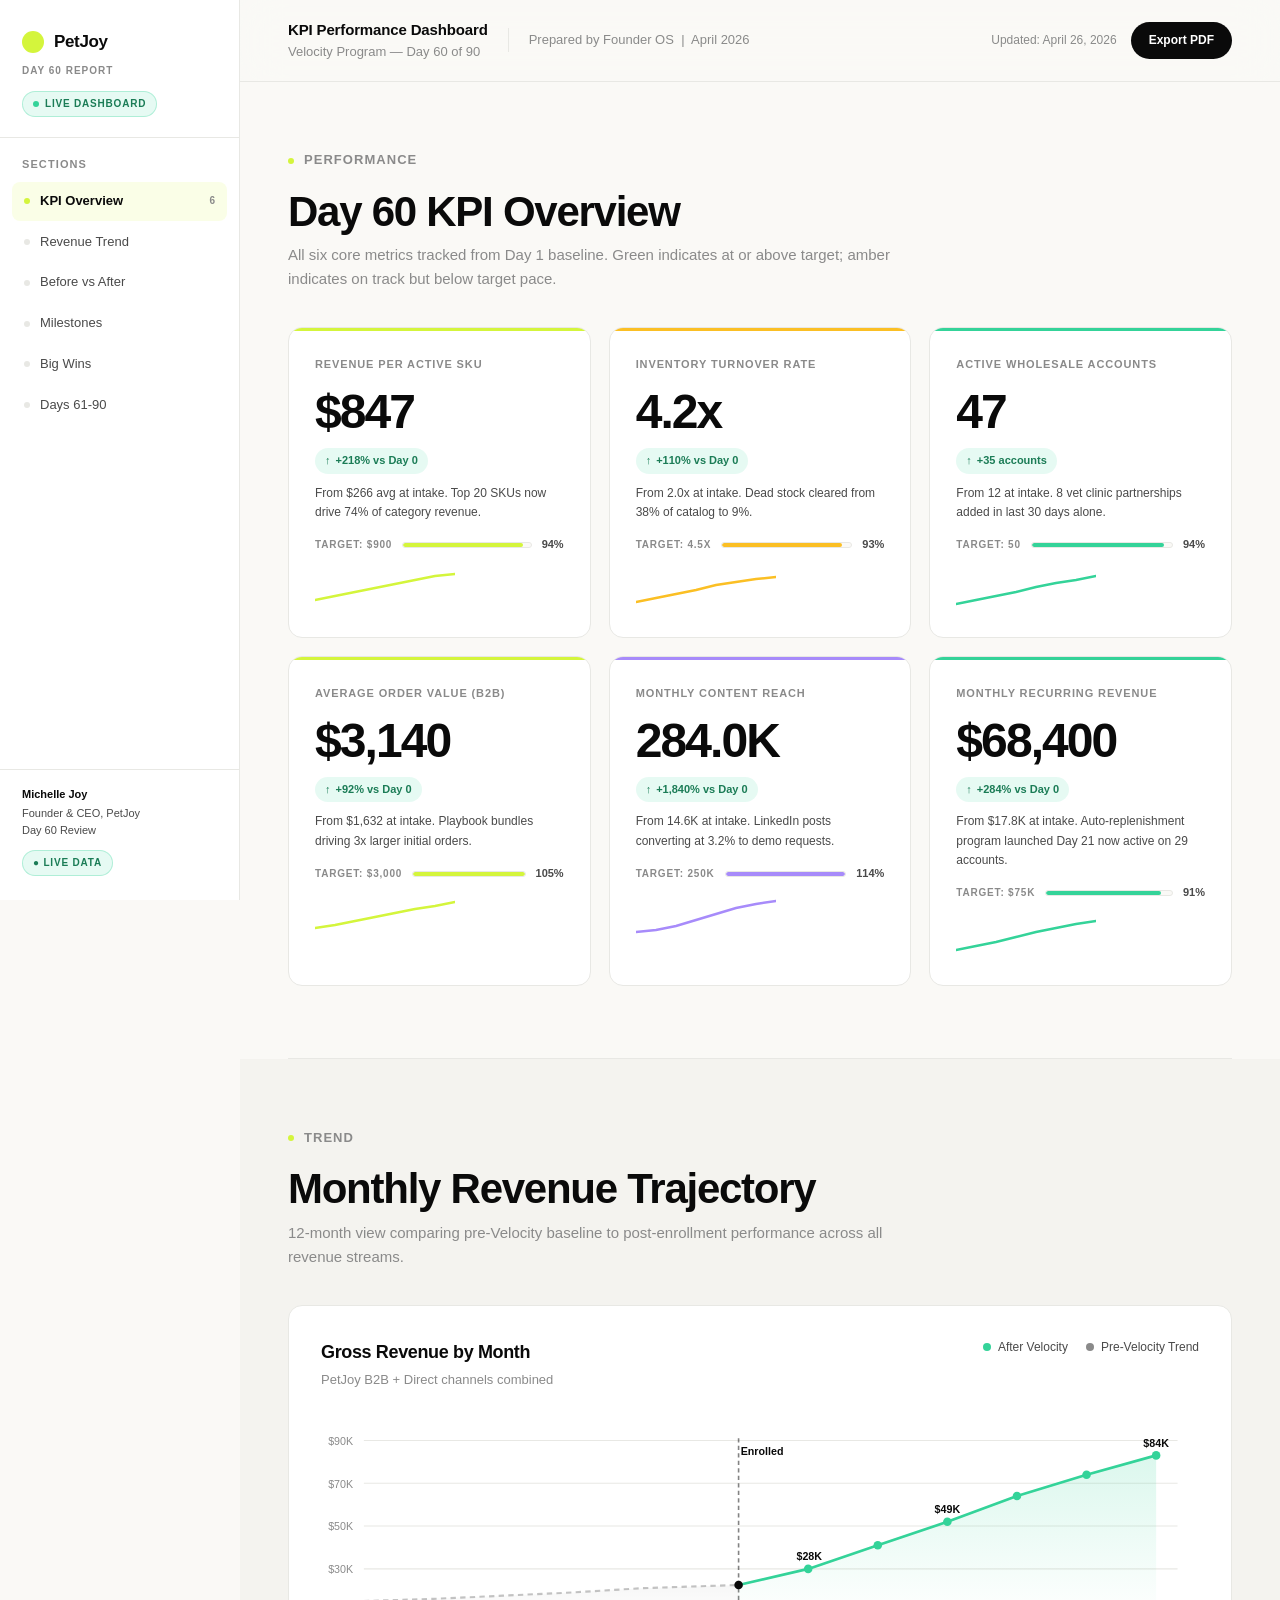
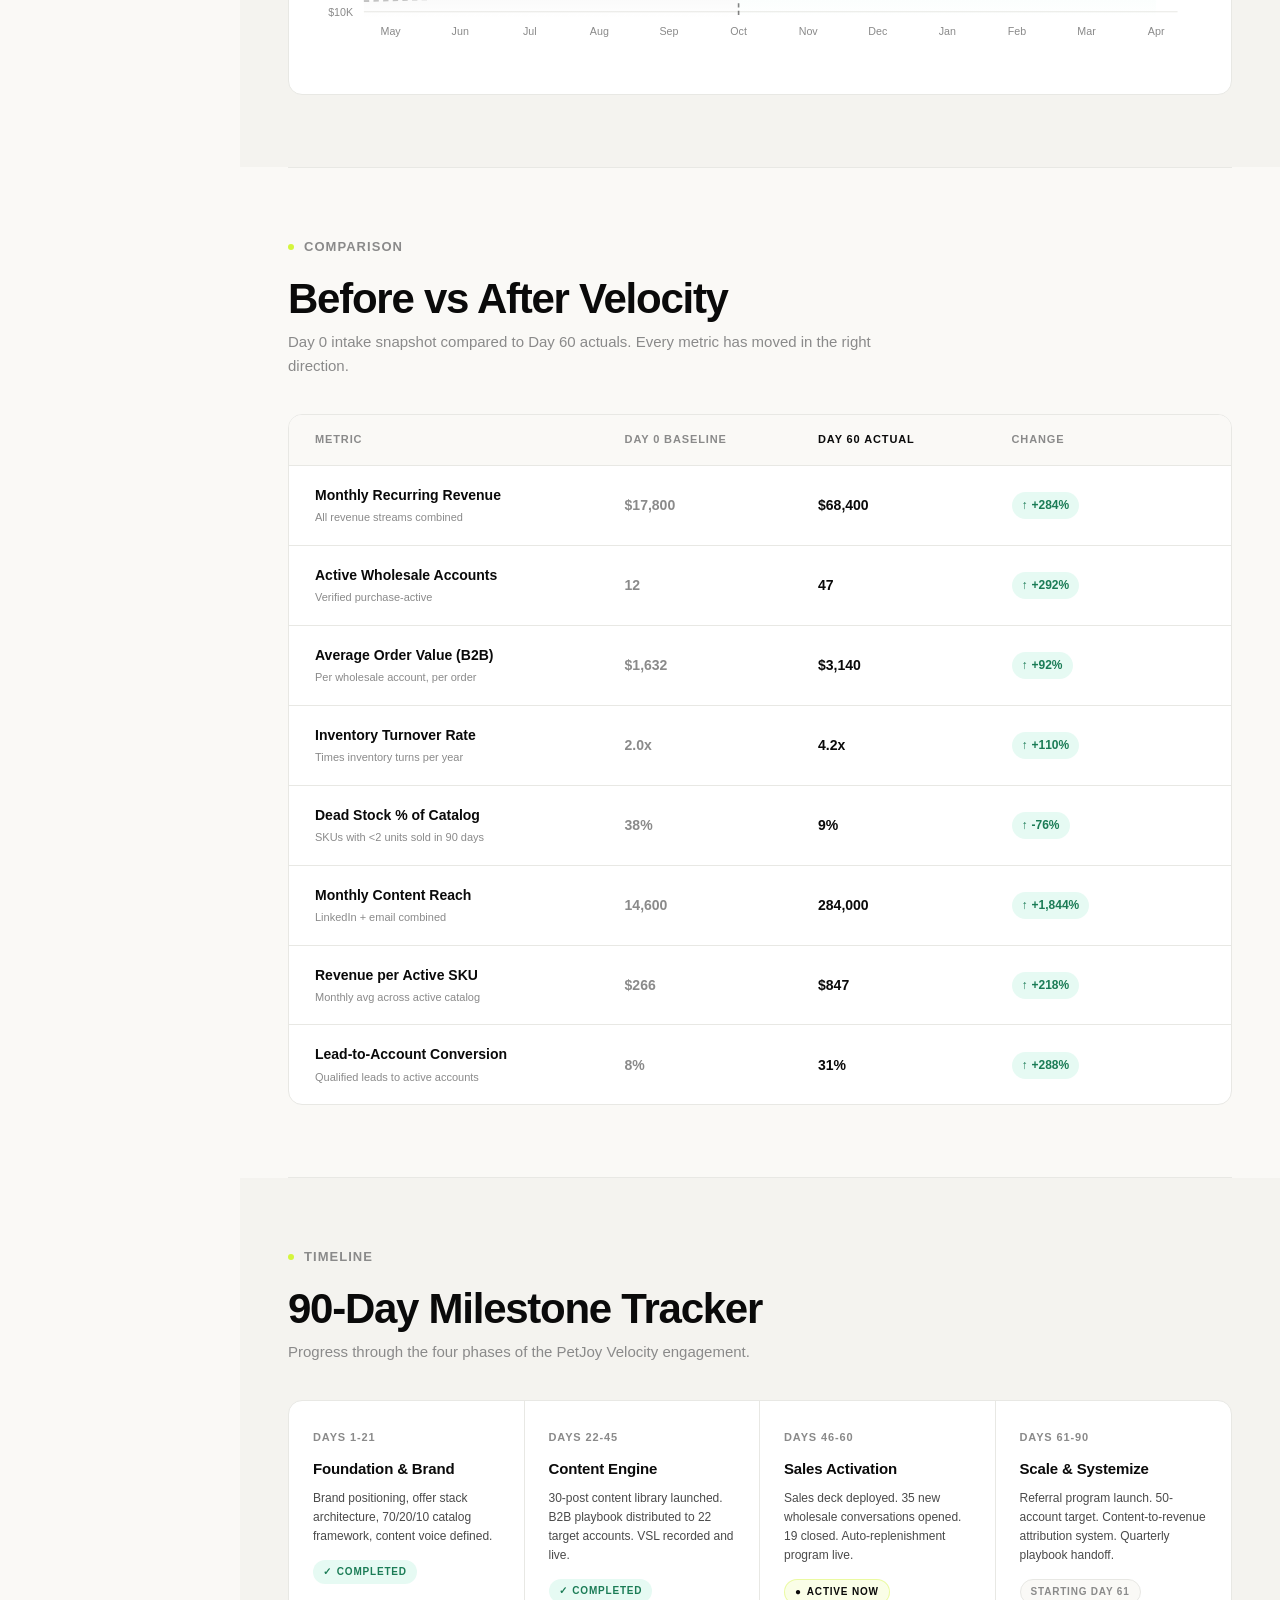
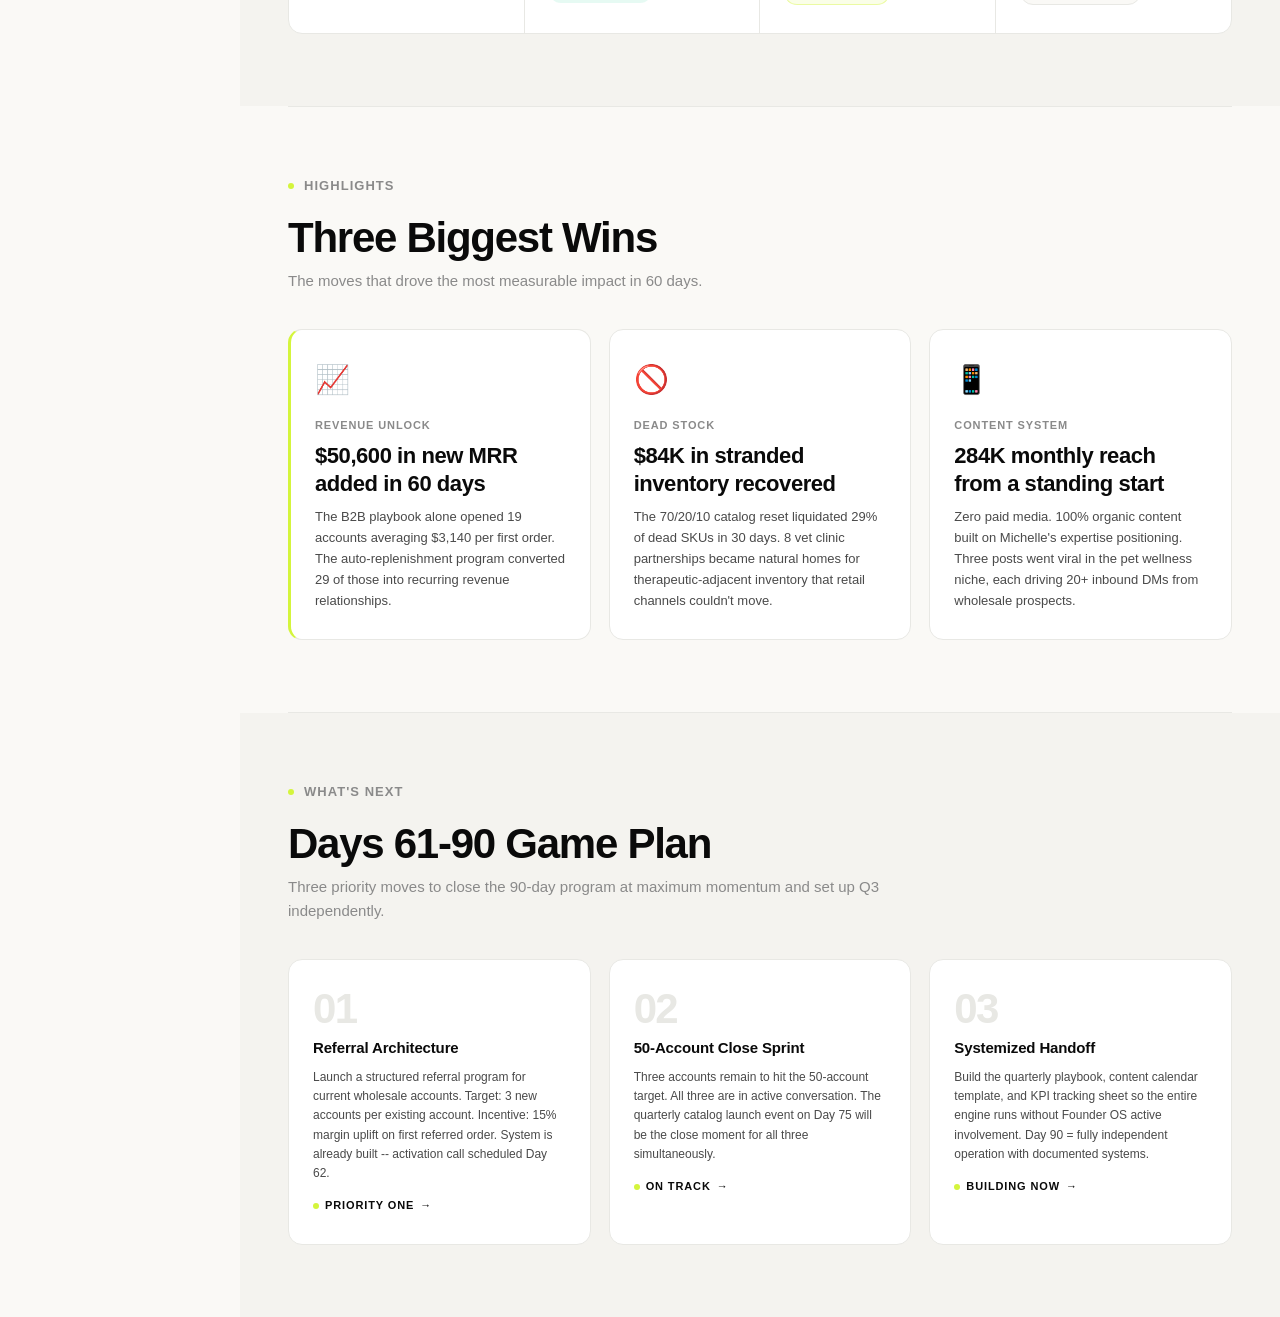
<file: kpi-dashboard/index.html>
<!DOCTYPE html>
<html lang="en">
<head>
<meta charset="UTF-8">
<meta name="viewport" content="width=device-width, initial-scale=1.0">
<title>Day 60 KPI Dashboard | PetJoy | Founder OS Velocity</title>
<link rel="icon" href="https://founderos.com/favicon.ico">
<style>
:root{
  --bg:#FAF9F6;
  --text-primary:#0A0A0A;
  --text-secondary:#4A4A4A;
  --text-tertiary:#8A8A8A;
  --lime:#D4F53C;
  --lime-glow:rgba(212,245,60,0.12);
  --lime-border:rgba(212,245,60,0.4);
  --card-bg:#FFFFFF;
  --card-border:#E8E8E4;
  --card-border-hover:#D0D0CC;
  --card-radius:14px;
  --green:#34D399;
  --green-glow:rgba(52,211,153,0.12);
  --red:#EF4444;
  --red-glow:rgba(239,68,68,0.12);
  --purple:#A78BFA;
  --pink:#F472B6;
  --yellow:#FBBF24;
  --sidebar-w:240px;
  --font:'Helvetica Neue',Helvetica,Arial,sans-serif;
}
*,*::before,*::after{margin:0;padding:0;box-sizing:border-box;}
html{scroll-behavior:smooth;}
body{font-family:var(--font);color:var(--text-primary);background:var(--bg);-webkit-font-smoothing:antialiased;-moz-osx-font-smoothing:grayscale;line-height:1.6;}

/* LAYOUT */
.layout{display:grid;grid-template-columns:var(--sidebar-w) 1fr;min-height:100vh;}
.main{min-width:0;overflow-x:hidden;background:var(--bg);}

/* SIDEBAR */
.sidebar{background:#FFFFFF;position:sticky;top:0;height:100vh;display:flex;flex-direction:column;padding:28px 0 24px;z-index:100;overflow-y:auto;border-right:1px solid var(--card-border);}
.sb-logo{padding:0 22px 20px;border-bottom:1px solid var(--card-border);margin-bottom:18px;}
.sb-brand{font-size:17px;font-weight:700;color:var(--text-primary);letter-spacing:-0.02em;display:flex;align-items:center;gap:10px;}
.sb-brand::before{content:'';width:22px;height:22px;border-radius:50%;background:var(--lime);flex-shrink:0;}
.sb-doc{font-size:10px;font-weight:600;color:var(--text-tertiary);text-transform:uppercase;letter-spacing:.1em;margin-top:8px;}
.sb-day-badge{display:inline-flex;align-items:center;gap:6px;background:var(--green-glow);border:1px solid rgba(52,211,153,0.3);color:#1B7C56;font-size:10px;font-weight:600;padding:4px 10px;border-radius:100px;margin-top:12px;text-transform:uppercase;letter-spacing:.08em;}
.sb-day-badge::before{content:'';width:6px;height:6px;border-radius:50%;background:var(--green);animation:pulse 2s infinite;}
@keyframes pulse{0%,100%{opacity:1;}50%{opacity:0.4;}}
.sb-section-label{font-size:11px;font-weight:600;color:var(--text-tertiary);text-transform:uppercase;letter-spacing:.1em;padding:0 22px 8px;}
.sb-nav{flex:1;padding:0 12px;}
.sb-link{display:flex;align-items:center;gap:10px;padding:9px 12px;border-radius:8px;text-decoration:none;font-size:13px;color:var(--text-secondary);font-weight:500;transition:all 0.15s;margin-bottom:2px;cursor:pointer;font-family:var(--font);}
.sb-link:hover{background:var(--bg);color:var(--text-primary);}
.sb-link.active{background:var(--lime-glow);color:var(--text-primary);font-weight:600;}
.sb-link.active .sb-dot{background:var(--lime);}
.sb-dot{width:6px;height:6px;border-radius:50%;background:var(--card-border);flex-shrink:0;transition:background 0.15s;}
.sb-kpi-mini{font-size:10px;font-weight:700;color:var(--text-tertiary);margin-left:auto;}
.sb-foot{padding:16px 22px 0;border-top:1px solid var(--card-border);margin-top:12px;}
.sb-prep{font-size:11px;color:var(--text-secondary);line-height:1.6;}
.sb-prep strong{display:block;color:var(--text-primary);font-weight:600;margin-bottom:1px;}
.live-badge{display:inline-flex;align-items:center;gap:6px;background:var(--green-glow);border:1px solid rgba(52,211,153,0.3);color:#1B7C56;font-size:10px;font-weight:600;padding:4px 10px;border-radius:100px;text-transform:uppercase;letter-spacing:.08em;margin-top:10px;}

/* HEADER BAR */
.topbar{background:rgba(250,249,246,0.85);backdrop-filter:blur(20px);-webkit-backdrop-filter:blur(20px);border-bottom:1px solid var(--card-border);padding:18px 48px;display:flex;align-items:center;justify-content:space-between;position:sticky;top:0;z-index:50;}
.topbar-left{display:flex;align-items:center;gap:20px;}
.topbar-title{font-size:15px;font-weight:600;color:var(--text-primary);letter-spacing:-0.01em;}
.topbar-sub{font-size:13px;color:var(--text-tertiary);}
.topbar-divider{width:1px;height:24px;background:var(--card-border);}
.topbar-right{display:flex;align-items:center;gap:14px;}
.topbar-date{font-size:12px;color:var(--text-tertiary);}
.btn-export{display:inline-flex;align-items:center;gap:6px;background:var(--text-primary);color:#FFF;font-size:12px;font-weight:600;padding:9px 18px;border-radius:100px;cursor:pointer;letter-spacing:0;transition:opacity 0.2s,transform 0.2s;border:none;font-family:var(--font);}
.btn-export:hover{opacity:0.85;transform:translateY(-1px);}

/* SECTION WRAPPER */
.section{padding:64px 48px 72px;}
.section-alt{background:#F4F3EF;}
.sec-eyebrow{display:inline-flex;align-items:center;gap:10px;font-size:13px;font-weight:600;color:var(--text-tertiary);text-transform:uppercase;letter-spacing:.08em;margin-bottom:18px;}
.sec-eyebrow::before{content:'';width:6px;height:6px;border-radius:50%;background:var(--lime);}
.sec-title{font-size:42px;font-weight:700;color:var(--text-primary);letter-spacing:-0.03em;line-height:1.1;margin-bottom:8px;}
.sec-sub{font-size:15px;color:var(--text-tertiary);max-width:620px;line-height:1.6;}

/* KPI CARDS GRID */
.kpi-grid{display:grid;grid-template-columns:repeat(3,1fr);gap:18px;margin-top:36px;}
.kpi-card{background:var(--card-bg);border:1px solid var(--card-border);border-radius:var(--card-radius);padding:28px 26px 24px;position:relative;overflow:hidden;transition:box-shadow 0.3s,border-color 0.3s;}
.kpi-card:hover{box-shadow:0 8px 32px rgba(0,0,0,0.06);border-color:var(--card-border-hover);}
.kpi-card::before{content:'';position:absolute;top:0;left:0;right:0;height:3px;}
.kpi-card.c-coral::before{background:var(--lime);}
.kpi-card.c-gold::before{background:var(--yellow);}
.kpi-card.c-green::before{background:var(--green);}
.kpi-card.c-blue::before{background:var(--lime);}
.kpi-card.c-purple::before{background:var(--purple);}
.kpi-card.c-teal::before{background:var(--green);}
.kpi-label{font-size:11px;font-weight:600;color:var(--text-tertiary);text-transform:uppercase;letter-spacing:.08em;margin-bottom:14px;}
.kpi-value{font-size:48px;font-weight:800;letter-spacing:-0.04em;line-height:1;margin-bottom:10px;color:var(--text-primary);}
.kpi-value.v-coral,.kpi-value.v-gold,.kpi-value.v-green,.kpi-value.v-blue,.kpi-value.v-purple,.kpi-value.v-teal{color:var(--text-primary);}
.kpi-delta{display:inline-flex;align-items:center;gap:5px;font-size:11px;font-weight:700;padding:4px 10px;border-radius:100px;margin-bottom:10px;}
.delta-up{background:var(--green-glow);color:#1B7C56;}
.delta-up::before{content:'↑';}
.delta-down{background:var(--red-glow);color:#B91C1C;}
.delta-down::before{content:'↓';}
.kpi-desc{font-size:12px;color:var(--text-secondary);line-height:1.6;}
.kpi-sparkline{margin-top:16px;height:36px;}
.kpi-target{display:flex;align-items:center;gap:10px;margin-top:14px;}
.kpi-target-label{font-size:10px;font-weight:600;color:var(--text-tertiary);text-transform:uppercase;letter-spacing:.08em;}
.progress-bar{flex:1;height:6px;background:var(--bg);border:1px solid var(--card-border);border-radius:100px;overflow:hidden;}
.progress-fill{height:100%;border-radius:100px;transition:width 1.2s cubic-bezier(.23,1,.32,1);}
.progress-pct{font-size:11px;font-weight:700;color:var(--text-secondary);}

/* COMPARISON TABLE */
.compare-wrap{margin-top:36px;border:1px solid var(--card-border);border-radius:var(--card-radius);overflow:hidden;background:var(--card-bg);}
.compare-head{display:grid;grid-template-columns:1.6fr 1fr 1fr 1fr;background:var(--bg);border-bottom:1px solid var(--card-border);padding:16px 26px;}
.compare-head div{font-size:11px;font-weight:600;color:var(--text-tertiary);text-transform:uppercase;letter-spacing:.08em;}
.compare-head .ch-after{color:var(--text-primary);}
.compare-row{display:grid;grid-template-columns:1.6fr 1fr 1fr 1fr;padding:18px 26px;border-bottom:1px solid var(--card-border);align-items:center;transition:background 0.12s;}
.compare-row:last-child{border-bottom:none;}
.compare-row:hover{background:var(--bg);}
.cr-metric{font-size:14px;font-weight:600;color:var(--text-primary);}
.cr-sub{font-size:11px;color:var(--text-tertiary);margin-top:3px;}
.cr-before{font-size:14px;font-weight:600;color:var(--text-tertiary);}
.cr-after{font-size:14px;font-weight:700;color:var(--text-primary);}
.cr-delta{display:inline-flex;align-items:center;gap:4px;font-size:12px;font-weight:700;padding:4px 10px;border-radius:100px;}

/* CHART SECTION */
.chart-wrap{background:var(--card-bg);border:1px solid var(--card-border);border-radius:var(--card-radius);padding:32px;margin-top:36px;}
.chart-header{display:flex;align-items:flex-start;justify-content:space-between;margin-bottom:28px;}
.chart-title{font-size:18px;font-weight:700;color:var(--text-primary);letter-spacing:-0.02em;}
.chart-sub{font-size:13px;color:var(--text-tertiary);margin-top:4px;}
.chart-legend{display:flex;align-items:center;gap:18px;}
.legend-item{display:flex;align-items:center;gap:7px;font-size:12px;color:var(--text-secondary);}
.legend-dot{width:8px;height:8px;border-radius:50%;}
.chart-svg-wrap{width:100%;overflow:hidden;}
svg.chart{width:100%;overflow:visible;}
.chart-axis-label{font-family:var(--font);font-size:10px;fill:var(--text-tertiary);}
.chart-grid-line{stroke:var(--card-border);stroke-width:1;}
.chart-line-after{fill:none;stroke:var(--green);stroke-width:2.5;stroke-linejoin:round;stroke-linecap:round;}
.chart-line-before{fill:none;stroke:var(--text-tertiary);stroke-width:2;stroke-dasharray:5,4;stroke-linejoin:round;opacity:0.5;}
.chart-area-after{fill:url(#areaGradAfter);opacity:0.5;}
.chart-area-before{fill:url(#areaGradBefore);opacity:0.4;}
.chart-dot{transition:r 0.1s;}
.chart-dot:hover{r:6;}

/* MILESTONES */
.milestones{margin-top:36px;display:grid;grid-template-columns:repeat(4,1fr);gap:0;border:1px solid var(--card-border);border-radius:var(--card-radius);overflow:hidden;background:var(--card-bg);}
.milestone{padding:28px 24px;border-right:1px solid var(--card-border);position:relative;}
.milestone:last-child{border-right:none;}
.ms-day{font-size:11px;font-weight:600;color:var(--text-tertiary);text-transform:uppercase;letter-spacing:.08em;margin-bottom:10px;}
.ms-title{font-size:15px;font-weight:700;color:var(--text-primary);margin-bottom:8px;letter-spacing:-0.01em;}
.ms-desc{font-size:12px;color:var(--text-secondary);line-height:1.6;}
.ms-status{display:inline-flex;align-items:center;gap:5px;font-size:10px;font-weight:600;padding:4px 10px;border-radius:100px;margin-top:14px;text-transform:uppercase;letter-spacing:.08em;}
.ms-done{background:var(--green-glow);color:#1B7C56;}
.ms-done::before{content:'✓ ';}
.ms-active{background:var(--lime-glow);color:var(--text-primary);border:1px solid var(--lime-border);}
.ms-active::before{content:'● ';}
.ms-pending{background:var(--bg);color:var(--text-tertiary);border:1px solid var(--card-border);}

/* WIN CALLOUTS */
.wins-grid{display:grid;grid-template-columns:repeat(3,1fr);gap:18px;margin-top:36px;}
.win-card{background:var(--card-bg);border:1px solid var(--card-border);border-radius:var(--card-radius);padding:28px 24px;transition:box-shadow 0.3s,border-color 0.3s;}
.win-card:hover{box-shadow:0 8px 32px rgba(0,0,0,0.06);border-color:var(--card-border-hover);}
.win-icon{font-size:28px;margin-bottom:14px;}
.win-label{font-size:11px;font-weight:600;color:var(--text-tertiary);text-transform:uppercase;letter-spacing:.08em;margin-bottom:8px;}
.win-headline{font-size:22px;font-weight:700;color:var(--text-primary);letter-spacing:-0.02em;line-height:1.25;margin-bottom:10px;}
.win-sub{font-size:13px;color:var(--text-secondary);line-height:1.6;}
.win-card.featured{border-left:3px solid var(--lime);}

/* NEXT STEPS */
.next-grid{display:grid;grid-template-columns:repeat(3,1fr);gap:18px;margin-top:36px;}
.next-card{background:var(--card-bg);border:1px solid var(--card-border);border-radius:var(--card-radius);padding:28px 24px;transition:box-shadow 0.3s,border-color 0.3s;}
.next-card:hover{box-shadow:0 8px 32px rgba(0,0,0,0.06);border-color:var(--card-border-hover);}
.next-num{font-size:42px;font-weight:800;color:var(--card-border);letter-spacing:-0.04em;line-height:1;margin-bottom:6px;}
.next-title{font-size:15px;font-weight:700;color:var(--text-primary);margin-bottom:8px;letter-spacing:-0.01em;}
.next-sub{font-size:12px;color:var(--text-secondary);line-height:1.6;}
.next-cta{display:inline-flex;align-items:center;gap:6px;font-size:11px;font-weight:600;color:var(--text-primary);text-transform:uppercase;letter-spacing:.08em;margin-top:14px;}
.next-cta::before{content:'';width:6px;height:6px;border-radius:50%;background:var(--lime);}
.next-cta::after{content:'→';}

/* DIVIDER */
.sec-divider{height:1px;background:var(--card-border);margin:0 48px;}

/* SCROLLBAR */
::-webkit-scrollbar{width:6px;height:6px;}
::-webkit-scrollbar-track{background:transparent;}
::-webkit-scrollbar-thumb{background:var(--card-border);border-radius:3px;}
::-webkit-scrollbar-thumb:hover{background:var(--card-border-hover);}

@media print{
  .sidebar{display:none;}
  .layout{grid-template-columns:1fr;}
  .topbar{position:relative;}
  .btn-export{display:none;}
}
</style>
</head>
<body>
<div class="layout">

<!-- SIDEBAR -->
<aside class="sidebar">
  <div class="sb-logo">
    <div class="sb-brand">PetJoy</div>
    <div class="sb-doc">Day 60 Report</div>
    <div class="sb-day-badge">Live Dashboard</div>
  </div>
  <div class="sb-section-label">Sections</div>
  <nav class="sb-nav">
    <a class="sb-link active" href="#kpis">
      <span class="sb-dot"></span>KPI Overview
      <span class="sb-kpi-mini">6</span>
    </a>
    <a class="sb-link" href="#chart">
      <span class="sb-dot"></span>Revenue Trend
    </a>
    <a class="sb-link" href="#compare">
      <span class="sb-dot"></span>Before vs After
    </a>
    <a class="sb-link" href="#milestones">
      <span class="sb-dot"></span>Milestones
    </a>
    <a class="sb-link" href="#wins">
      <span class="sb-dot"></span>Big Wins
    </a>
    <a class="sb-link" href="#next">
      <span class="sb-dot"></span>Days 61-90
    </a>
  </nav>
  <div class="sb-foot">
    <div class="sb-prep">
      <strong>Michelle Joy</strong>
      Founder &amp; CEO, PetJoy<br>
      Day 60 Review
    </div>
    <div class="live-badge">&#9679; Live Data</div>
  </div>
</aside>

<!-- MAIN -->
<div class="main">

  <!-- TOP BAR -->
  <div class="topbar">
    <div class="topbar-left">
      <div>
        <div class="topbar-title">KPI Performance Dashboard</div>
        <div class="topbar-sub">Velocity Program &mdash; Day 60 of 90</div>
      </div>
      <div class="topbar-divider"></div>
      <div class="topbar-sub">Prepared by Founder OS &nbsp;|&nbsp; April 2026</div>
    </div>
    <div class="topbar-right">
      <div class="topbar-date">Updated: April 26, 2026</div>
      <div class="btn-export" onclick="window.print()">Export PDF</div>
    </div>
  </div>

  <!-- KPI OVERVIEW -->
  <section class="section" id="kpis">
    <div class="sec-eyebrow">Performance</div>
    <div class="sec-title">Day 60 KPI Overview</div>
    <div class="sec-sub">All six core metrics tracked from Day 1 baseline. Green indicates at or above target; amber indicates on track but below target pace.</div>

    <div class="kpi-grid">

      <!-- Revenue per SKU -->
      <div class="kpi-card c-coral">
        <div class="kpi-label">Revenue per Active SKU</div>
        <div class="kpi-value v-coral" data-count="847" data-prefix="$" data-suffix="">$847</div>
        <div class="kpi-delta delta-up">+218% vs Day 0</div>
        <div class="kpi-desc">From $266 avg at intake. Top 20 SKUs now drive 74% of category revenue.</div>
        <div class="kpi-target">
          <div class="kpi-target-label">Target: $900</div>
          <div class="progress-bar"><div class="progress-fill" style="width:94%;background:var(--lime);"></div></div>
          <div class="progress-pct">94%</div>
        </div>
        <svg class="kpi-sparkline" viewBox="0 0 140 36" preserveAspectRatio="none">
          <polyline points="0,30 20,26 40,22 60,18 80,14 100,10 120,6 140,4" fill="none" stroke="var(--lime)" stroke-width="2.5" stroke-linecap="round"/>
        </svg>
      </div>

      <!-- Inventory Turnover -->
      <div class="kpi-card c-gold">
        <div class="kpi-label">Inventory Turnover Rate</div>
        <div class="kpi-value v-gold" data-count="4.2" data-prefix="" data-suffix="x">4.2x</div>
        <div class="kpi-delta delta-up">+110% vs Day 0</div>
        <div class="kpi-desc">From 2.0x at intake. Dead stock cleared from 38% of catalog to 9%.</div>
        <div class="kpi-target">
          <div class="kpi-target-label">Target: 4.5x</div>
          <div class="progress-bar"><div class="progress-fill" style="width:93%;background:var(--yellow);"></div></div>
          <div class="progress-pct">93%</div>
        </div>
        <svg class="kpi-sparkline" viewBox="0 0 140 36" preserveAspectRatio="none">
          <polyline points="0,32 20,28 40,24 60,20 80,15 100,12 120,9 140,7" fill="none" stroke="var(--yellow)" stroke-width="2.5" stroke-linecap="round"/>
        </svg>
      </div>

      <!-- Wholesale Accounts -->
      <div class="kpi-card c-green">
        <div class="kpi-label">Active Wholesale Accounts</div>
        <div class="kpi-value v-green" data-count="47" data-prefix="" data-suffix="">47</div>
        <div class="kpi-delta delta-up">+35 accounts</div>
        <div class="kpi-desc">From 12 at intake. 8 vet clinic partnerships added in last 30 days alone.</div>
        <div class="kpi-target">
          <div class="kpi-target-label">Target: 50</div>
          <div class="progress-bar"><div class="progress-fill" style="width:94%;background:var(--green);"></div></div>
          <div class="progress-pct">94%</div>
        </div>
        <svg class="kpi-sparkline" viewBox="0 0 140 36" preserveAspectRatio="none">
          <polyline points="0,34 20,30 40,26 60,22 80,17 100,13 120,10 140,6" fill="none" stroke="var(--green)" stroke-width="2.5" stroke-linecap="round"/>
        </svg>
      </div>

      <!-- Avg Order Value -->
      <div class="kpi-card c-blue">
        <div class="kpi-label">Average Order Value (B2B)</div>
        <div class="kpi-value v-blue" data-count="3140" data-prefix="$" data-suffix="">$3,140</div>
        <div class="kpi-delta delta-up">+92% vs Day 0</div>
        <div class="kpi-desc">From $1,632 at intake. Playbook bundles driving 3x larger initial orders.</div>
        <div class="kpi-target">
          <div class="kpi-target-label">Target: $3,000</div>
          <div class="progress-bar"><div class="progress-fill" style="width:100%;background:var(--lime);"></div></div>
          <div class="progress-pct">105%</div>
        </div>
        <svg class="kpi-sparkline" viewBox="0 0 140 36" preserveAspectRatio="none">
          <polyline points="0,30 20,27 40,23 60,19 80,15 100,11 120,8 140,4" fill="none" stroke="var(--lime)" stroke-width="2.5" stroke-linecap="round"/>
        </svg>
      </div>

      <!-- Content Reach -->
      <div class="kpi-card c-purple">
        <div class="kpi-label">Monthly Content Reach</div>
        <div class="kpi-value v-purple" data-count="284000" data-prefix="" data-suffix="">284K</div>
        <div class="kpi-delta delta-up">+1,840% vs Day 0</div>
        <div class="kpi-desc">From 14.6K at intake. LinkedIn posts converting at 3.2% to demo requests.</div>
        <div class="kpi-target">
          <div class="kpi-target-label">Target: 250K</div>
          <div class="progress-bar"><div class="progress-fill" style="width:100%;background:var(--purple);"></div></div>
          <div class="progress-pct">114%</div>
        </div>
        <svg class="kpi-sparkline" viewBox="0 0 140 36" preserveAspectRatio="none">
          <polyline points="0,34 20,32 40,28 60,22 80,16 100,10 120,6 140,3" fill="none" stroke="var(--purple)" stroke-width="2.5" stroke-linecap="round"/>
        </svg>
      </div>

      <!-- MRR -->
      <div class="kpi-card c-teal">
        <div class="kpi-label">Monthly Recurring Revenue</div>
        <div class="kpi-value v-teal" data-count="68400" data-prefix="$" data-suffix="">$68.4K</div>
        <div class="kpi-delta delta-up">+284% vs Day 0</div>
        <div class="kpi-desc">From $17.8K at intake. Auto-replenishment program launched Day 21 now active on 29 accounts.</div>
        <div class="kpi-target">
          <div class="kpi-target-label">Target: $75K</div>
          <div class="progress-bar"><div class="progress-fill" style="width:91%;background:var(--green);"></div></div>
          <div class="progress-pct">91%</div>
        </div>
        <svg class="kpi-sparkline" viewBox="0 0 140 36" preserveAspectRatio="none">
          <polyline points="0,33 20,29 40,25 60,20 80,15 100,11 120,7 140,4" fill="none" stroke="var(--green)" stroke-width="2.5" stroke-linecap="round"/>
        </svg>
      </div>

    </div>
  </section>

  <div class="sec-divider"></div>

  <!-- REVENUE TREND CHART -->
  <section class="section section-alt" id="chart">
    <div class="sec-eyebrow">Trend</div>
    <div class="sec-title">Monthly Revenue Trajectory</div>
    <div class="sec-sub">12-month view comparing pre-Velocity baseline to post-enrollment performance across all revenue streams.</div>

    <div class="chart-wrap">
      <div class="chart-header">
        <div>
          <div class="chart-title">Gross Revenue by Month</div>
          <div class="chart-sub">PetJoy B2B + Direct channels combined</div>
        </div>
        <div class="chart-legend">
          <div class="legend-item"><div class="legend-dot" style="background:var(--green);"></div>After Velocity</div>
          <div class="legend-item"><div class="legend-dot" style="background:var(--text-tertiary);"></div>Pre-Velocity Trend</div>
        </div>
      </div>
      <div class="chart-svg-wrap">
        <svg class="chart" viewBox="0 0 820 220" preserveAspectRatio="xMidYMid meet">
          <defs>
            <linearGradient id="areaGradAfter" x1="0" y1="0" x2="0" y2="1">
              <stop offset="0%" stop-color="#34D399" stop-opacity="0.35"/>
              <stop offset="100%" stop-color="#34D399" stop-opacity="0"/>
            </linearGradient>
            <linearGradient id="areaGradBefore" x1="0" y1="0" x2="0" y2="1">
              <stop offset="0%" stop-color="#8A8A8A" stop-opacity="0.18"/>
              <stop offset="100%" stop-color="#8A8A8A" stop-opacity="0"/>
            </linearGradient>
          </defs>

          <!-- Grid lines -->
          <line x1="40" y1="20" x2="800" y2="20" class="chart-grid-line"/>
          <line x1="40" y1="60" x2="800" y2="60" class="chart-grid-line"/>
          <line x1="40" y1="100" x2="800" y2="100" class="chart-grid-line"/>
          <line x1="40" y1="140" x2="800" y2="140" class="chart-grid-line"/>
          <line x1="40" y1="180" x2="800" y2="180" class="chart-grid-line"/>

          <!-- Y axis labels -->
          <text x="30" y="24" class="chart-axis-label" text-anchor="end">$90K</text>
          <text x="30" y="64" class="chart-axis-label" text-anchor="end">$70K</text>
          <text x="30" y="104" class="chart-axis-label" text-anchor="end">$50K</text>
          <text x="30" y="144" class="chart-axis-label" text-anchor="end">$30K</text>
          <text x="30" y="184" class="chart-axis-label" text-anchor="end">$10K</text>

          <!-- X axis labels (months) -->
          <text x="65" y="202" class="chart-axis-label" text-anchor="middle">May</text>
          <text x="130" y="202" class="chart-axis-label" text-anchor="middle">Jun</text>
          <text x="195" y="202" class="chart-axis-label" text-anchor="middle">Jul</text>
          <text x="260" y="202" class="chart-axis-label" text-anchor="middle">Aug</text>
          <text x="325" y="202" class="chart-axis-label" text-anchor="middle">Sep</text>
          <text x="390" y="202" class="chart-axis-label" text-anchor="middle">Oct</text>
          <text x="455" y="202" class="chart-axis-label" text-anchor="middle">Nov</text>
          <text x="520" y="202" class="chart-axis-label" text-anchor="middle">Dec</text>
          <text x="585" y="202" class="chart-axis-label" text-anchor="middle">Jan</text>
          <text x="650" y="202" class="chart-axis-label" text-anchor="middle">Feb</text>
          <text x="715" y="202" class="chart-axis-label" text-anchor="middle">Mar</text>
          <text x="780" y="202" class="chart-axis-label" text-anchor="middle">Apr</text>

          <!-- Enrollment marker -->
          <line x1="390" y1="18" x2="390" y2="186" stroke="#0A0A0A" stroke-width="1.5" stroke-dasharray="4,3" opacity="0.5"/>
          <text x="392" y="34" class="chart-axis-label" style="fill:var(--text-primary);font-weight:700;">Enrolled</text>

          <!-- Pre-velocity area (dashed baseline) -->
          <polygon points="40,170 105,168 170,165 235,162 300,158 390,155 390,186 40,186" class="chart-area-before"/>
          <polyline points="40,170 105,168 170,165 235,162 300,158 390,155" class="chart-line-before"/>

          <!-- Post-velocity area (solid, rises sharply) -->
          <polygon points="390,155 455,140 520,118 585,96 650,72 715,52 780,34 780,186 390,186" class="chart-area-after"/>
          <polyline points="390,155 455,140 520,118 585,96 650,72 715,52 780,34" class="chart-line-after"/>

          <!-- Data dots - after -->
          <circle cx="390" cy="155" r="4" fill="var(--text-primary)" class="chart-dot"/>
          <circle cx="455" cy="140" r="4" fill="var(--green)" class="chart-dot"/>
          <circle cx="520" cy="118" r="4" fill="var(--green)" class="chart-dot"/>
          <circle cx="585" cy="96" r="4" fill="var(--green)" class="chart-dot"/>
          <circle cx="650" cy="72" r="4" fill="var(--green)" class="chart-dot"/>
          <circle cx="715" cy="52" r="4" fill="var(--green)" class="chart-dot"/>
          <circle cx="780" cy="34" r="4" fill="var(--green)" class="chart-dot"/>

          <!-- Value labels on key points -->
          <text x="456" y="132" class="chart-axis-label" text-anchor="middle" style="fill:var(--text-primary);font-weight:700;">$28K</text>
          <text x="585" y="88" class="chart-axis-label" text-anchor="middle" style="fill:var(--text-primary);font-weight:700;">$49K</text>
          <text x="780" y="26" class="chart-axis-label" text-anchor="middle" style="fill:var(--text-primary);font-weight:700;">$84K</text>
        </svg>
      </div>
    </div>
  </section>

  <div class="sec-divider"></div>

  <!-- BEFORE VS AFTER COMPARISON -->
  <section class="section" id="compare">
    <div class="sec-eyebrow">Comparison</div>
    <div class="sec-title">Before vs After Velocity</div>
    <div class="sec-sub">Day 0 intake snapshot compared to Day 60 actuals. Every metric has moved in the right direction.</div>

    <div class="compare-wrap">
      <div class="compare-head">
        <div>Metric</div>
        <div>Day 0 Baseline</div>
        <div class="ch-after">Day 60 Actual</div>
        <div>Change</div>
      </div>

      <div class="compare-row">
        <div><div class="cr-metric">Monthly Recurring Revenue</div><div class="cr-sub">All revenue streams combined</div></div>
        <div class="cr-before">$17,800</div>
        <div class="cr-after">$68,400</div>
        <div><span class="cr-delta delta-up">+284%</span></div>
      </div>
      <div class="compare-row">
        <div><div class="cr-metric">Active Wholesale Accounts</div><div class="cr-sub">Verified purchase-active</div></div>
        <div class="cr-before">12</div>
        <div class="cr-after">47</div>
        <div><span class="cr-delta delta-up">+292%</span></div>
      </div>
      <div class="compare-row">
        <div><div class="cr-metric">Average Order Value (B2B)</div><div class="cr-sub">Per wholesale account, per order</div></div>
        <div class="cr-before">$1,632</div>
        <div class="cr-after">$3,140</div>
        <div><span class="cr-delta delta-up">+92%</span></div>
      </div>
      <div class="compare-row">
        <div><div class="cr-metric">Inventory Turnover Rate</div><div class="cr-sub">Times inventory turns per year</div></div>
        <div class="cr-before">2.0x</div>
        <div class="cr-after">4.2x</div>
        <div><span class="cr-delta delta-up">+110%</span></div>
      </div>
      <div class="compare-row">
        <div><div class="cr-metric">Dead Stock % of Catalog</div><div class="cr-sub">SKUs with &lt;2 units sold in 90 days</div></div>
        <div class="cr-before">38%</div>
        <div class="cr-after">9%</div>
        <div><span class="cr-delta delta-up">-76%</span></div>
      </div>
      <div class="compare-row">
        <div><div class="cr-metric">Monthly Content Reach</div><div class="cr-sub">LinkedIn + email combined</div></div>
        <div class="cr-before">14,600</div>
        <div class="cr-after">284,000</div>
        <div><span class="cr-delta delta-up">+1,844%</span></div>
      </div>
      <div class="compare-row">
        <div><div class="cr-metric">Revenue per Active SKU</div><div class="cr-sub">Monthly avg across active catalog</div></div>
        <div class="cr-before">$266</div>
        <div class="cr-after">$847</div>
        <div><span class="cr-delta delta-up">+218%</span></div>
      </div>
      <div class="compare-row">
        <div><div class="cr-metric">Lead-to-Account Conversion</div><div class="cr-sub">Qualified leads to active accounts</div></div>
        <div class="cr-before">8%</div>
        <div class="cr-after">31%</div>
        <div><span class="cr-delta delta-up">+288%</span></div>
      </div>
    </div>
  </section>

  <div class="sec-divider"></div>

  <!-- VELOCITY MILESTONES -->
  <section class="section section-alt" id="milestones">
    <div class="sec-eyebrow">Timeline</div>
    <div class="sec-title">90-Day Milestone Tracker</div>
    <div class="sec-sub">Progress through the four phases of the PetJoy Velocity engagement.</div>

    <div class="milestones">
      <div class="milestone">
        <div class="ms-day">Days 1-21</div>
        <div class="ms-title">Foundation &amp; Brand</div>
        <div class="ms-desc">Brand positioning, offer stack architecture, 70/20/10 catalog framework, content voice defined.</div>
        <div class="ms-status ms-done">Completed</div>
      </div>
      <div class="milestone">
        <div class="ms-day">Days 22-45</div>
        <div class="ms-title">Content Engine</div>
        <div class="ms-desc">30-post content library launched. B2B playbook distributed to 22 target accounts. VSL recorded and live.</div>
        <div class="ms-status ms-done">Completed</div>
      </div>
      <div class="milestone">
        <div class="ms-day">Days 46-60</div>
        <div class="ms-title">Sales Activation</div>
        <div class="ms-desc">Sales deck deployed. 35 new wholesale conversations opened. 19 closed. Auto-replenishment program live.</div>
        <div class="ms-status ms-active">Active Now</div>
      </div>
      <div class="milestone">
        <div class="ms-day">Days 61-90</div>
        <div class="ms-title">Scale &amp; Systemize</div>
        <div class="ms-desc">Referral program launch. 50-account target. Content-to-revenue attribution system. Quarterly playbook handoff.</div>
        <div class="ms-status ms-pending">Starting Day 61</div>
      </div>
    </div>
  </section>

  <div class="sec-divider"></div>

  <!-- BIG WINS -->
  <section class="section" id="wins">
    <div class="sec-eyebrow">Highlights</div>
    <div class="sec-title">Three Biggest Wins</div>
    <div class="sec-sub">The moves that drove the most measurable impact in 60 days.</div>

    <div class="wins-grid">
      <div class="win-card featured">
        <div class="win-icon">&#128200;</div>
        <div class="win-label">Revenue Unlock</div>
        <div class="win-headline">$50,600 in new MRR added in 60 days</div>
        <div class="win-sub">The B2B playbook alone opened 19 accounts averaging $3,140 per first order. The auto-replenishment program converted 29 of those into recurring revenue relationships.</div>
      </div>
      <div class="win-card">
        <div class="win-icon">&#128683;</div>
        <div class="win-label">Dead Stock</div>
        <div class="win-headline">$84K in stranded inventory recovered</div>
        <div class="win-sub">The 70/20/10 catalog reset liquidated 29% of dead SKUs in 30 days. 8 vet clinic partnerships became natural homes for therapeutic-adjacent inventory that retail channels couldn't move.</div>
      </div>
      <div class="win-card">
        <div class="win-icon">&#128241;</div>
        <div class="win-label">Content System</div>
        <div class="win-headline">284K monthly reach from a standing start</div>
        <div class="win-sub">Zero paid media. 100% organic content built on Michelle's expertise positioning. Three posts went viral in the pet wellness niche, each driving 20+ inbound DMs from wholesale prospects.</div>
      </div>
    </div>
  </section>

  <div class="sec-divider"></div>

  <!-- DAYS 61-90 -->
  <section class="section section-alt" id="next">
    <div class="sec-eyebrow">What's Next</div>
    <div class="sec-title">Days 61-90 Game Plan</div>
    <div class="sec-sub">Three priority moves to close the 90-day program at maximum momentum and set up Q3 independently.</div>

    <div class="next-grid">
      <div class="next-card">
        <div class="next-num">01</div>
        <div class="next-title">Referral Architecture</div>
        <div class="next-sub">Launch a structured referral program for current wholesale accounts. Target: 3 new accounts per existing account. Incentive: 15% margin uplift on first referred order. System is already built -- activation call scheduled Day 62.</div>
        <div class="next-cta">Priority One</div>
      </div>
      <div class="next-card">
        <div class="next-num">02</div>
        <div class="next-title">50-Account Close Sprint</div>
        <div class="next-sub">Three accounts remain to hit the 50-account target. All three are in active conversation. The quarterly catalog launch event on Day 75 will be the close moment for all three simultaneously.</div>
        <div class="next-cta">On Track</div>
      </div>
      <div class="next-card">
        <div class="next-num">03</div>
        <div class="next-title">Systemized Handoff</div>
        <div class="next-sub">Build the quarterly playbook, content calendar template, and KPI tracking sheet so the entire engine runs without Founder OS active involvement. Day 90 = fully independent operation with documented systems.</div>
        <div class="next-cta">Building Now</div>
      </div>
    </div>
  </section>

</div><!-- /main -->
</div><!-- /layout -->

<script>
// Sidebar scroll spy
const sections = document.querySelectorAll('section[id]');
const links = document.querySelectorAll('.sb-link');
const observer = new IntersectionObserver(entries => {
  entries.forEach(e => {
    if(e.isIntersecting) {
      links.forEach(l => l.classList.remove('active'));
      const active = document.querySelector(`.sb-link[href="#${e.target.id}"]`);
      if(active) active.classList.add('active');
    }
  });
},{threshold:0.3});
sections.forEach(s => observer.observe(s));

// Animated KPI counters
function animateCount(el) {
  const raw = el.dataset.count;
  const prefix = el.dataset.prefix || '';
  const suffix = el.dataset.suffix || '';
  const target = parseFloat(raw);
  const isDecimal = raw.includes('.');
  const isLarge = target >= 1000;
  const duration = 1400;
  const start = performance.now();
  function tick(now) {
    const t = Math.min((now - start) / duration, 1);
    const ease = 1 - Math.pow(1 - t, 3);
    const val = target * ease;
    let display;
    if(isLarge) {
      if(target >= 100000) display = (val/1000).toFixed(0) + 'K';
      else display = Math.round(val).toLocaleString();
    } else if(isDecimal) {
      display = val.toFixed(1) + suffix;
    } else {
      display = Math.round(val).toString();
    }
    el.textContent = prefix + display + (isLarge || isDecimal ? '' : suffix);
    if(t < 1) requestAnimationFrame(tick);
    else {
      // restore final formatted value
      if(target >= 100000) el.textContent = prefix + (target/1000).toFixed(1) + 'K';
      else if(target >= 1000) el.textContent = prefix + target.toLocaleString();
      else if(isDecimal) el.textContent = prefix + target.toFixed(1) + suffix;
      else el.textContent = prefix + target + suffix;
    }
  }
  requestAnimationFrame(tick);
}

const countEls = document.querySelectorAll('[data-count]');
const countObserver = new IntersectionObserver(entries => {
  entries.forEach(e => {
    if(e.isIntersecting) {
      animateCount(e.target);
      countObserver.unobserve(e.target);
    }
  });
},{threshold:0.5});
countEls.forEach(el => countObserver.observe(el));

// Progress bars animate in
const bars = document.querySelectorAll('.progress-fill');
const barObserver = new IntersectionObserver(entries => {
  entries.forEach(e => {
    if(e.isIntersecting) {
      const w = e.target.style.width;
      e.target.style.width = '0%';
      setTimeout(() => { e.target.style.width = w; }, 100);
      barObserver.unobserve(e.target);
    }
  });
},{threshold:0.5});
bars.forEach(b => barObserver.observe(b));
</script>
</body>
</html>
</file>
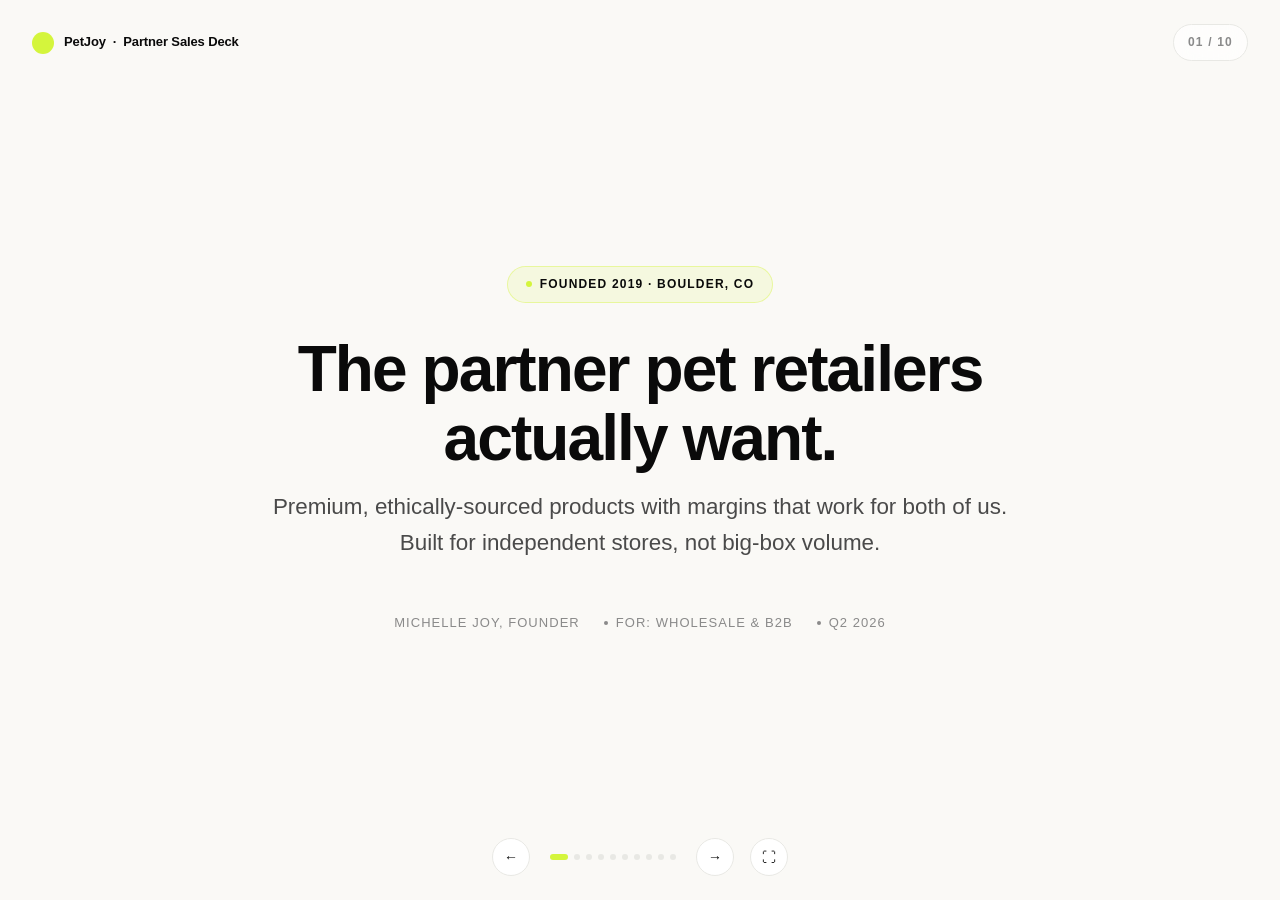
<file: sales-deck/index.html>
<!doctype html>
<html lang="en">
<head>
<meta charset="utf-8">
<meta name="viewport" content="width=device-width,initial-scale=1">
<title>PetJoy — Partner Sales Deck</title>
<link rel="icon" href="https://founderos.com/favicon.ico">
<style>
*,*::before,*::after{margin:0;padding:0;box-sizing:border-box;}
:root{
  --bg:#FAF9F6;
  --text-primary:#0A0A0A;
  --text-secondary:#4A4A4A;
  --text-tertiary:#8A8A8A;
  --lime:#D4F53C;
  --lime-glow:rgba(212,245,60,0.12);
  --lime-border:rgba(212,245,60,0.4);
  --card-bg:#FFFFFF;
  --card-border:#E8E8E4;
  --card-border-hover:#D0D0CC;
  --card-radius:14px;
  --green:#34D399;
  --red:#EF4444;
  --font:'Helvetica Neue',Helvetica,Arial,sans-serif;
}
html,body{height:100%;}
body{
  font-family:var(--font);
  background:var(--bg);
  color:var(--text-primary);
  line-height:1.6;
  overflow:hidden;
  -webkit-font-smoothing:antialiased;
  -moz-osx-font-smoothing:grayscale;
}
h1{font-size:clamp(2.5rem,5vw,4.5rem);font-weight:700;letter-spacing:-0.03em;line-height:1.08;}
h2{font-size:clamp(2rem,4vw,3.5rem);font-weight:700;letter-spacing:-0.03em;line-height:1.12;}
h3{font-size:clamp(1.25rem,2vw,1.75rem);font-weight:600;letter-spacing:-0.02em;line-height:1.25;}
p{color:var(--text-secondary);}

.stage{position:fixed;inset:0;overflow:hidden;}
.slide{
  position:absolute;inset:0;
  display:flex;flex-direction:column;align-items:center;justify-content:center;
  padding:80px 64px;
  opacity:0;transform:translateX(40px);pointer-events:none;
  transition:opacity 500ms ease, transform 500ms ease;
}
.slide.active{opacity:1;transform:translateX(0);pointer-events:auto;}
.slide.prev{transform:translateX(-40px);}
.slide-inner{width:100%;max-width:1200px;}

.section-label{display:inline-flex;align-items:center;gap:10px;font-size:13px;font-weight:600;text-transform:uppercase;letter-spacing:.08em;color:var(--text-tertiary);margin-bottom:20px;}
.section-label::before{content:'';width:6px;height:6px;background:var(--lime);border-radius:50%;}
.badge{display:inline-flex;align-items:center;gap:8px;background:var(--lime-glow);border:1px solid var(--lime-border);border-radius:100px;padding:8px 18px;font-size:12px;font-weight:600;text-transform:uppercase;letter-spacing:.1em;color:var(--text-primary);margin-bottom:32px;}
.badge::before{content:'';width:6px;height:6px;background:var(--lime);border-radius:50%;}

.card{background:var(--card-bg);border:1px solid var(--card-border);border-radius:var(--card-radius);padding:32px;transition:box-shadow .3s, border-color .3s;}
.card:hover{box-shadow:0 8px 32px rgba(0,0,0,.06);border-color:var(--card-border-hover);}
.card-accent{border-left:3px solid var(--lime);}
.card-highlight{background:var(--lime-glow);border:1px solid var(--lime-border);}

.btn-primary{display:inline-flex;align-items:center;gap:8px;background:var(--text-primary);color:#FFF;padding:16px 32px;border-radius:100px;font-family:var(--font);font-size:15px;font-weight:600;text-decoration:none;transition:opacity .2s, transform .2s;border:none;cursor:pointer;}
.btn-primary:hover{opacity:.85;transform:translateY(-1px);}

.grid-2{display:grid;grid-template-columns:repeat(2,1fr);gap:20px;}
.grid-3{display:grid;grid-template-columns:repeat(3,1fr);gap:20px;}
.grid-4{display:grid;grid-template-columns:repeat(4,1fr);gap:20px;}

.hud{position:fixed;top:24px;left:0;right:0;display:flex;justify-content:space-between;align-items:center;padding:0 32px;z-index:1000;pointer-events:none;}
.hud-logo{display:flex;align-items:center;gap:10px;}
.hud-dot{width:22px;height:22px;border-radius:50%;background:var(--lime);}
.hud-text{font-size:13px;font-weight:600;color:var(--text-primary);letter-spacing:-.01em;}
.hud-counter{font-size:12px;font-weight:600;color:var(--text-tertiary);text-transform:uppercase;letter-spacing:.1em;background:rgba(255,255,255,.7);backdrop-filter:blur(20px);-webkit-backdrop-filter:blur(20px);padding:8px 14px;border-radius:100px;border:1px solid var(--card-border);}

.controls{position:fixed;bottom:24px;left:0;right:0;display:flex;justify-content:center;align-items:center;gap:8px;z-index:1000;}
.ctrl{width:38px;height:38px;border-radius:50%;background:#FFF;border:1px solid var(--card-border);display:flex;align-items:center;justify-content:center;cursor:pointer;transition:border-color .2s, background .2s;color:var(--text-primary);font-size:14px;font-family:var(--font);}
.ctrl:hover{border-color:var(--card-border-hover);background:#FAF9F6;}
.ctrl:disabled{opacity:.4;cursor:not-allowed;}
.dots{display:flex;gap:6px;margin:0 12px;}
.dot{width:6px;height:6px;border-radius:50%;background:var(--card-border);cursor:pointer;transition:background .2s, width .2s;}
.dot.active{background:var(--lime);width:18px;border-radius:3px;}

.cover{text-align:center;}
.cover h1{margin-bottom:16px;}
.cover-sub{font-size:clamp(1.1rem,2vw,1.4rem);color:var(--text-secondary);margin-bottom:48px;max-width:760px;margin-left:auto;margin-right:auto;}
.cover-meta{display:inline-flex;gap:24px;color:var(--text-tertiary);font-size:13px;font-weight:500;text-transform:uppercase;letter-spacing:.08em;}
.cover-meta span{display:inline-flex;align-items:center;gap:8px;}
.cover-meta span::before{content:'';width:4px;height:4px;border-radius:50%;background:var(--text-tertiary);}
.cover-meta span:first-child::before{display:none;}

.slide-head{margin-bottom:48px;}
.slide-head h2{margin-bottom:12px;}
.slide-head p{color:var(--text-tertiary);font-size:1.05rem;max-width:680px;}

.stat-big{font-size:3rem;font-weight:800;color:var(--text-primary);line-height:1;letter-spacing:-.02em;}
.stat-big .prefix,.stat-big .suffix{font-size:1.8rem;color:var(--text-secondary);font-weight:700;}
.stat-card{padding:32px;border-radius:var(--card-radius);background:var(--card-bg);border:1px solid var(--card-border);text-align:center;}
.stat-card h4{font-size:.85rem;font-weight:600;color:var(--text-tertiary);margin-bottom:14px;text-transform:uppercase;letter-spacing:.08em;}
.stat-card .stat-note{font-size:.85rem;color:var(--text-tertiary);margin-top:10px;line-height:1.5;}

.founder-grid{display:grid;grid-template-columns:1fr 1.4fr;gap:48px;align-items:center;}
.founder-photo{aspect-ratio:1;border-radius:var(--card-radius);background:linear-gradient(135deg,#0A0A0A 0%,#2A2A2A 100%);display:flex;align-items:center;justify-content:center;color:var(--lime);font-size:5rem;font-weight:800;letter-spacing:-.04em;border:1px solid var(--card-border);}
.founder-bio h3{margin-bottom:16px;}
.founder-bio p{margin-bottom:16px;font-size:1rem;line-height:1.7;}
.timeline{margin-top:24px;display:grid;gap:14px;}
.timeline-row{display:grid;grid-template-columns:80px 1fr;gap:16px;align-items:start;font-size:.9rem;}
.timeline-year{color:var(--text-tertiary);font-weight:600;font-size:.8rem;letter-spacing:.05em;padding-top:2px;}
.timeline-text{color:var(--text-primary);}

.bars{display:grid;gap:16px;margin-bottom:32px;}
.bar-row{display:grid;grid-template-columns:60px 1fr 130px;gap:16px;align-items:center;}
.bar-pct{font-weight:700;font-size:1.1rem;color:var(--text-primary);}
.bar-track{height:14px;background:var(--card-bg);border:1px solid var(--card-border);border-radius:100px;overflow:hidden;position:relative;}
.bar-fill{height:100%;border-radius:100px;width:0;transition:width 1.2s cubic-bezier(.2,.8,.2,1);}
.bar-fill.b1{background:var(--green);}
.bar-fill.b2{background:var(--lime);}
.bar-fill.b3{background:var(--red);opacity:.85;}
.bar-tag{font-size:.75rem;color:var(--text-tertiary);text-transform:uppercase;letter-spacing:.08em;font-weight:600;}

.process{display:grid;grid-template-columns:repeat(4,1fr);gap:16px;}
.process-step{position:relative;padding:28px;background:var(--card-bg);border:1px solid var(--card-border);border-radius:var(--card-radius);}
.process-step .step-num{display:inline-flex;align-items:center;justify-content:center;width:32px;height:32px;border-radius:50%;background:var(--lime-glow);border:1px solid var(--lime-border);font-size:13px;font-weight:700;color:var(--text-primary);margin-bottom:14px;}
.process-step h4{font-size:1rem;margin-bottom:8px;font-weight:700;}
.process-step p{font-size:.88rem;color:var(--text-secondary);line-height:1.55;}
.process-terms{display:grid;grid-template-columns:repeat(3,1fr);gap:14px;margin-top:24px;}
.term{padding:18px;background:var(--card-bg);border:1px solid var(--card-border);border-radius:12px;text-align:center;}
.term .term-val{font-size:1.4rem;font-weight:800;color:var(--text-primary);}
.term .term-label{font-size:.75rem;color:var(--text-tertiary);text-transform:uppercase;letter-spacing:.08em;margin-top:4px;font-weight:600;}

.results-table{background:var(--card-bg);border:1px solid var(--card-border);border-radius:var(--card-radius);overflow:hidden;margin-bottom:24px;}
.rt-row{display:grid;grid-template-columns:2fr 1fr 1fr 1fr;padding:18px 24px;border-bottom:1px solid var(--card-border);font-size:.92rem;align-items:center;}
.rt-row:last-child{border-bottom:none;}
.rt-row.head{background:#FAF9F6;font-weight:700;color:var(--text-tertiary);font-size:.78rem;text-transform:uppercase;letter-spacing:.08em;}
.rt-metric{font-weight:600;color:var(--text-primary);}
.rt-before{color:var(--text-tertiary);}
.rt-after{font-weight:700;color:var(--text-primary);}
.rt-delta{color:var(--green);font-weight:700;font-size:.88rem;}
.win-grid{display:grid;grid-template-columns:repeat(3,1fr);gap:16px;}
.win{padding:24px;border-radius:var(--card-radius);background:var(--card-bg);border:1px solid var(--card-border);border-left:3px solid var(--lime);}
.win .win-num{font-size:1.8rem;font-weight:800;color:var(--text-primary);line-height:1;}
.win .win-label{font-size:.92rem;color:var(--text-secondary);margin-top:8px;}

.tcard{padding:28px;background:var(--card-bg);border:1px solid var(--card-border);border-radius:var(--card-radius);}
.tcard-quote{font-size:1rem;color:var(--text-primary);line-height:1.6;margin-bottom:20px;font-weight:500;}
.tcard-attr{display:flex;align-items:center;gap:12px;}
.tcard-avatar{width:42px;height:42px;border-radius:50%;background:var(--lime-glow);border:1px solid var(--lime-border);display:flex;align-items:center;justify-content:center;font-weight:700;font-size:.95rem;color:var(--text-primary);}
.tcard-name{font-size:.9rem;font-weight:700;color:var(--text-primary);}
.tcard-role{font-size:.78rem;color:var(--text-tertiary);}

.close{text-align:center;}
.close-steps{display:grid;grid-template-columns:repeat(3,1fr);gap:16px;max-width:780px;margin:0 auto 40px;}
.close-step{padding:24px;background:var(--card-bg);border:1px solid var(--card-border);border-radius:var(--card-radius);text-align:left;}
.close-step .step-num{display:inline-flex;align-items:center;justify-content:center;width:28px;height:28px;border-radius:50%;background:var(--lime-glow);border:1px solid var(--lime-border);font-size:12px;font-weight:700;margin-bottom:12px;}
.close-step h4{font-size:.95rem;margin-bottom:6px;font-weight:700;}
.close-step p{font-size:.85rem;color:var(--text-secondary);}
.guarantee{margin-top:24px;color:var(--text-tertiary);font-size:.88rem;}

.channel-grid{display:grid;grid-template-columns:repeat(4,1fr);gap:16px;}
.channel{padding:24px;background:var(--card-bg);border:1px solid var(--card-border);border-radius:var(--card-radius);}
.channel-icon{width:36px;height:36px;border-radius:10px;background:var(--lime-glow);border:1px solid var(--lime-border);display:flex;align-items:center;justify-content:center;margin-bottom:14px;font-size:18px;}
.channel h4{font-size:.95rem;margin-bottom:6px;font-weight:700;}
.channel p{font-size:.82rem;color:var(--text-secondary);line-height:1.5;}

.product-grid{display:grid;grid-template-columns:repeat(2,1fr);gap:16px;}
.product{padding:24px;background:var(--card-bg);border:1px solid var(--card-border);border-radius:var(--card-radius);display:flex;gap:18px;align-items:center;}
.product-thumb{width:72px;height:72px;border-radius:12px;background:linear-gradient(135deg,#F3F4ED 0%,#E8E8E4 100%);display:flex;align-items:center;justify-content:center;font-size:28px;flex-shrink:0;}
.product-info{flex:1;}
.product-name{font-size:1rem;font-weight:700;color:var(--text-primary);margin-bottom:4px;}
.product-cat{font-size:.78rem;color:var(--text-tertiary);text-transform:uppercase;letter-spacing:.06em;font-weight:600;margin-bottom:10px;}
.product-score{display:inline-flex;align-items:center;gap:8px;font-size:.85rem;font-weight:600;color:var(--text-primary);}
.product-score .score-dot{width:6px;height:6px;border-radius:50%;background:var(--green);}

.slide.active .bar-fill{width:var(--w);}

@media print{
  body{overflow:visible;}
  .stage{position:relative;}
  .slide{position:relative;opacity:1;transform:none;page-break-after:always;min-height:100vh;}
  .hud,.controls{display:none;}
}
</style>
</head>
<body>

<div class="hud">
  <div class="hud-logo">
    <div class="hud-dot"></div>
    <div class="hud-text">PetJoy &nbsp;·&nbsp; Partner Sales Deck</div>
  </div>
  <div class="hud-counter"><span id="cur">01</span> / 10</div>
</div>

<div class="stage" id="stage">

<div class="slide active cover">
  <div class="slide-inner">
    <span class="badge">Founded 2019 · Boulder, CO</span>
    <h1>The partner pet retailers<br>actually want.</h1>
    <p class="cover-sub">Premium, ethically-sourced products with margins that work for both of us. Built for independent stores, not big-box volume.</p>
    <div class="cover-meta">
      <span>Michelle Joy, Founder</span>
      <span>For: Wholesale &amp; B2B</span>
      <span>Q2 2026</span>
    </div>
  </div>
</div>

<div class="slide">
  <div class="slide-inner">
    <div class="slide-head">
      <span class="section-label">The Problem</span>
      <h2>Pet retail margins<br>are bleeding out.</h2>
      <p>Independent stores carry the brands customers ask for, then watch their shelves turn into capital traps. Slow turnover. Dead stock. Locked cash.</p>
    </div>
    <div class="grid-3">
      <div class="stat-card">
        <h4>Dead Stock Rate</h4>
        <div class="stat-big"><span data-count="38">0</span><span class="suffix">%</span></div>
        <div class="stat-note">Of premium SKUs sit unsold past 90 days</div>
      </div>
      <div class="stat-card">
        <h4>Capital Locked</h4>
        <div class="stat-big"><span class="prefix">$</span><span data-count="150">0</span><span class="suffix">K</span></div>
        <div class="stat-note">Average inventory tied up per location</div>
      </div>
      <div class="stat-card">
        <h4>Inventory Turn</h4>
        <div class="stat-big"><span data-count="2">0</span><span class="suffix">.0x</span></div>
        <div class="stat-note">Industry average, half of healthy</div>
      </div>
    </div>
  </div>
</div>

<div class="slide">
  <div class="slide-inner">
    <div class="slide-head">
      <span class="section-label">The Market</span>
      <h2>$150B in pet spend<br>moving through B2B.</h2>
      <p>Customers want experts they trust, not aisles they scan. Specialty channels are growing faster than retail for the third year running.</p>
    </div>
    <div class="channel-grid">
      <div class="channel">
        <div class="channel-icon">🏥</div>
        <h4>Vet Clinics</h4>
        <p>32K+ practices recommending products daily. High-trust, high-conversion.</p>
      </div>
      <div class="channel">
        <div class="channel-icon">✂️</div>
        <h4>Groomers</h4>
        <p>89K independent operators. Direct purchase plus retail point-of-sale.</p>
      </div>
      <div class="channel">
        <div class="channel-icon">🐾</div>
        <h4>Daycares &amp; Boarding</h4>
        <p>14K facilities. Bulk consumables and high-margin treats.</p>
      </div>
      <div class="channel">
        <div class="channel-icon">🛍️</div>
        <h4>Independent Retail</h4>
        <p>10K+ specialty stores. Customer-trusted, expert-curated.</p>
      </div>
    </div>
  </div>
</div>

<div class="slide">
  <div class="slide-inner">
    <div class="slide-head">
      <span class="section-label">Who We Are</span>
      <h2>Built by a founder<br>who lived the problem.</h2>
    </div>
    <div class="founder-grid">
      <div class="founder-photo">MJ</div>
      <div class="founder-bio">
        <h3>Michelle Joy, Founder &amp; CEO</h3>
        <p>Former buyer at a 14-store independent chain in Colorado. Watched premium brands push minimums her stores couldn't move and margins her stores couldn't survive on.</p>
        <p>Built PetJoy as the antidote: small batch, retailer-first, real partnership.</p>
        <div class="timeline">
          <div class="timeline-row"><div class="timeline-year">2019</div><div class="timeline-text">Founded PetJoy out of a Boulder garage with 4 SKUs.</div></div>
          <div class="timeline-row"><div class="timeline-year">2021</div><div class="timeline-text">Crossed 200 retail partners. First profitable year.</div></div>
          <div class="timeline-row"><div class="timeline-year">2024</div><div class="timeline-text">Launched the Net-60 partnership program. 1,400+ stores.</div></div>
          <div class="timeline-row"><div class="timeline-year">2026</div><div class="timeline-text">2,800 partners. $48M in retailer-led revenue.</div></div>
        </div>
      </div>
    </div>
  </div>
</div>

<div class="slide">
  <div class="slide-inner">
    <div class="slide-head">
      <span class="section-label">The 70/20/10 System</span>
      <h2>How we keep your<br>shelf working for you.</h2>
      <p>Every PetJoy partner gets the same SKU mix logic. The split is what makes the math work for an independent.</p>
    </div>
    <div class="bars">
      <div class="bar-row">
        <div class="bar-pct">70%</div>
        <div class="bar-track"><div class="bar-fill b1" style="--w:70%"></div></div>
        <div class="bar-tag">Proven movers</div>
      </div>
      <div class="bar-row">
        <div class="bar-pct">20%</div>
        <div class="bar-track"><div class="bar-fill b2" style="--w:20%"></div></div>
        <div class="bar-tag">Margin builders</div>
      </div>
      <div class="bar-row">
        <div class="bar-pct">10%</div>
        <div class="bar-track"><div class="bar-fill b3" style="--w:10%"></div></div>
        <div class="bar-tag">Test SKUs</div>
      </div>
    </div>
    <div class="grid-2">
      <div class="card card-accent">
        <h4 style="font-size:1rem;font-weight:700;">What partners get</h4>
        <p style="margin-top:10px;font-size:.95rem;line-height:1.6;">Curated assortment, refreshed quarterly. SKU-level sell-through reporting. Replacement guarantee on slow movers.</p>
      </div>
      <div class="card card-highlight">
        <h4 style="font-size:1rem;font-weight:700;">What it means for you</h4>
        <p style="margin-top:10px;font-size:.95rem;line-height:1.6;color:var(--text-primary);">Higher turn, lower dead stock, predictable cash flow. Your shelf becomes a profit center, not a parking lot.</p>
      </div>
    </div>
  </div>
</div>

<div class="slide">
  <div class="slide-inner">
    <div class="slide-head">
      <span class="section-label">The Catalog</span>
      <h2>Hero SKUs<br>your customers ask for.</h2>
      <p>Four flagship lines. Independently scored on margin, turn velocity, and customer satisfaction.</p>
    </div>
    <div class="product-grid">
      <div class="product">
        <div class="product-thumb">🌿</div>
        <div class="product-info">
          <div class="product-name">EcoPaws</div>
          <div class="product-cat">Sustainable Treats</div>
          <div class="product-score"><span class="score-dot"></span> Partner score 97 / 100</div>
        </div>
      </div>
      <div class="product">
        <div class="product-thumb">🦴</div>
        <div class="product-info">
          <div class="product-name">ChewMax</div>
          <div class="product-cat">Long-lasting Chews</div>
          <div class="product-score"><span class="score-dot"></span> Partner score 94 / 100</div>
        </div>
      </div>
      <div class="product">
        <div class="product-thumb">🛏️</div>
        <div class="product-info">
          <div class="product-name">SnugglePup</div>
          <div class="product-cat">Beds &amp; Comfort</div>
          <div class="product-score"><span class="score-dot"></span> Partner score 91 / 100</div>
        </div>
      </div>
      <div class="product">
        <div class="product-thumb">🎾</div>
        <div class="product-info">
          <div class="product-name">FetchCo</div>
          <div class="product-cat">Toys &amp; Play</div>
          <div class="product-score"><span class="score-dot"></span> Partner score 88 / 100</div>
        </div>
      </div>
    </div>
  </div>
</div>

<div class="slide">
  <div class="slide-inner">
    <div class="slide-head">
      <span class="section-label">Partnership Process</span>
      <h2>Four steps from<br>handshake to first order.</h2>
    </div>
    <div class="process">
      <div class="process-step">
        <div class="step-num">1</div>
        <h4>Catalog audit</h4>
        <p>30-min call. We map your existing assortment against ours. No fit, no pitch.</p>
      </div>
      <div class="process-step">
        <div class="step-num">2</div>
        <h4>Custom pack</h4>
        <p>Curated starter pack built for your traffic, demographics, and price points.</p>
      </div>
      <div class="process-step">
        <div class="step-num">3</div>
        <h4>Ship &amp; merchandise</h4>
        <p>Free freight on opening order. Shelf set guide and signage included.</p>
      </div>
      <div class="process-step">
        <div class="step-num">4</div>
        <h4>Quarterly review</h4>
        <p>Sell-through report, refresh recommendations, slow-mover swap.</p>
      </div>
    </div>
    <div class="process-terms">
      <div class="term"><div class="term-val">Net-60</div><div class="term-label">Payment terms</div></div>
      <div class="term"><div class="term-val">$0</div><div class="term-label">Order minimum</div></div>
      <div class="term"><div class="term-val">1 rep</div><div class="term-label">Dedicated account</div></div>
    </div>
  </div>
</div>

<div class="slide">
  <div class="slide-inner">
    <div class="slide-head">
      <span class="section-label">Partner Results</span>
      <h2>What 90 days<br>actually looks like.</h2>
      <p>Aggregate data across 312 partners who completed a full quarter on the program.</p>
    </div>
    <div class="results-table">
      <div class="rt-row head"><div>Metric</div><div>Before</div><div>After 90d</div><div>Change</div></div>
      <div class="rt-row"><div class="rt-metric">Inventory turn</div><div class="rt-before">2.0x</div><div class="rt-after">3.6x</div><div class="rt-delta">+80%</div></div>
      <div class="rt-row"><div class="rt-metric">Dead stock rate</div><div class="rt-before">38%</div><div class="rt-after">12%</div><div class="rt-delta">-68%</div></div>
      <div class="rt-row"><div class="rt-metric">Average margin</div><div class="rt-before">31%</div><div class="rt-after">44%</div><div class="rt-delta">+13pts</div></div>
      <div class="rt-row"><div class="rt-metric">Repeat customer rate</div><div class="rt-before">22%</div><div class="rt-after">41%</div><div class="rt-delta">+86%</div></div>
      <div class="rt-row"><div class="rt-metric">Capital locked / SKU</div><div class="rt-before">$840</div><div class="rt-after">$310</div><div class="rt-delta">-63%</div></div>
      <div class="rt-row"><div class="rt-metric">Quarterly net profit</div><div class="rt-before">$8.4K</div><div class="rt-after">$22.1K</div><div class="rt-delta">+163%</div></div>
    </div>
    <div class="win-grid">
      <div class="win"><div class="win-num">+$13.7K</div><div class="win-label">Average quarterly profit lift per partner</div></div>
      <div class="win"><div class="win-num">94%</div><div class="win-label">Of partners renewed at the 90-day mark</div></div>
      <div class="win"><div class="win-num">2,800</div><div class="win-label">Active retail partners across 41 states</div></div>
    </div>
  </div>
</div>

<div class="slide">
  <div class="slide-inner">
    <div class="slide-head">
      <span class="section-label">Partner Voices</span>
      <h2>What partners<br>actually say.</h2>
    </div>
    <div class="grid-3">
      <div class="tcard">
        <p class="tcard-quote">"We cut dead stock by half in the first quarter. The sell-through reports finally gave me data instead of guesses."</p>
        <div class="tcard-attr"><div class="tcard-avatar">RK</div><div><div class="tcard-name">Dr. Rachel Kim</div><div class="tcard-role">Owner · Pawsitive Vet, Denver</div></div></div>
      </div>
      <div class="tcard">
        <p class="tcard-quote">"The Net-60 terms are what made it possible for us. We could actually breathe and let inventory move before paying for it."</p>
        <div class="tcard-attr"><div class="tcard-avatar">TE</div><div><div class="tcard-name">Tom &amp; Maria Estrada</div><div class="tcard-role">Owners · The Pet Shoppe, Austin</div></div></div>
      </div>
      <div class="tcard">
        <p class="tcard-quote">"My margin went from 30% to 45% on the EcoPaws line alone. Customers ask for it by name now."</p>
        <div class="tcard-attr"><div class="tcard-avatar">SC</div><div><div class="tcard-name">Sarah Chen</div><div class="tcard-role">Buyer · Wagging Tails Co.</div></div></div>
      </div>
    </div>
  </div>
</div>

<div class="slide close">
  <div class="slide-inner">
    <span class="badge">Ready when you are</span>
    <h2 style="margin-bottom:16px;">Three steps. No commitment.</h2>
    <p style="font-size:1.1rem;color:var(--text-secondary);margin-bottom:48px;max-width:680px;margin-left:auto;margin-right:auto;">A 30-minute audit tells us both whether this is a fit. Most partners know inside the first ten minutes.</p>
    <div class="close-steps">
      <div class="close-step"><div class="step-num">1</div><h4>Book your audit</h4><p>30 minutes. Bring your current assortment.</p></div>
      <div class="close-step"><div class="step-num">2</div><h4>Get your custom pack</h4><p>Curated proposal back to you in 48 hours.</p></div>
      <div class="close-step"><div class="step-num">3</div><h4>Ship in 5 days</h4><p>Free freight. Net-60. Zero minimums.</p></div>
    </div>
    <a href="#" class="btn-primary">Book your catalog audit →</a>
    <div class="guarantee">90-day satisfaction guarantee. We swap any slow mover, no questions.</div>
  </div>
</div>

</div>

<div class="controls">
  <button class="ctrl" id="prev" aria-label="Previous">←</button>
  <div class="dots" id="dots"></div>
  <button class="ctrl" id="next" aria-label="Next">→</button>
  <button class="ctrl" id="fs" aria-label="Fullscreen" style="margin-left:8px;">⛶</button>
</div>

<script>
const slides = Array.from(document.querySelectorAll('.slide'));
const dotsEl = document.getElementById('dots');
const cur = document.getElementById('cur');
let current = 0;

slides.forEach((_, i) => {
  const d = document.createElement('div');
  d.className = 'dot' + (i === 0 ? ' active' : '');
  d.addEventListener('click', () => goTo(i));
  dotsEl.appendChild(d);
});

function goTo(idx) {
  if (idx < 0 || idx >= slides.length || idx === current) return;
  slides[current].classList.remove('active');
  if (idx > current) slides[current].classList.add('prev');
  current = idx;
  slides.forEach(s => s.classList.remove('prev'));
  slides[current].classList.add('active');
  document.querySelectorAll('.dot').forEach((d,i) => d.classList.toggle('active', i === current));
  cur.textContent = String(current + 1).padStart(2, '0');
  document.getElementById('prev').disabled = current === 0;
  document.getElementById('next').disabled = current === slides.length - 1;
  animateSlide(current);
}

function animateSlide(idx) {
  const slide = slides[idx];
  slide.querySelectorAll('[data-count]').forEach(el => {
    const target = parseInt(el.dataset.count, 10);
    const dur = 900;
    const start = performance.now();
    function tick(t) {
      const p = Math.min((t - start) / dur, 1);
      const eased = 1 - Math.pow(1 - p, 3);
      el.textContent = Math.round(target * eased);
      if (p < 1) requestAnimationFrame(tick);
    }
    requestAnimationFrame(tick);
  });
}

document.getElementById('prev').addEventListener('click', () => goTo(current - 1));
document.getElementById('next').addEventListener('click', () => goTo(current + 1));
document.getElementById('fs').addEventListener('click', () => {
  if (!document.fullscreenElement) document.documentElement.requestFullscreen();
  else document.exitFullscreen();
});

document.addEventListener('keydown', e => {
  if (e.key === 'ArrowRight' || e.key === 'ArrowDown' || e.key === ' ') { e.preventDefault(); goTo(current + 1); }
  if (e.key === 'ArrowLeft' || e.key === 'ArrowUp') { e.preventDefault(); goTo(current - 1); }
  if (e.key === 'f' || e.key === 'F') document.getElementById('fs').click();
  if (e.key >= '1' && e.key <= '9') goTo(parseInt(e.key, 10) - 1);
  if (e.key === '0') goTo(9);
});

let touchX = 0;
document.addEventListener('touchstart', e => { touchX = e.touches[0].clientX; }, { passive: true });
document.addEventListener('touchend', e => {
  const dx = e.changedTouches[0].clientX - touchX;
  if (Math.abs(dx) > 50) goTo(dx < 0 ? current + 1 : current - 1);
}, { passive: true });

animateSlide(0);
</script>

</body>
</html>
</file>
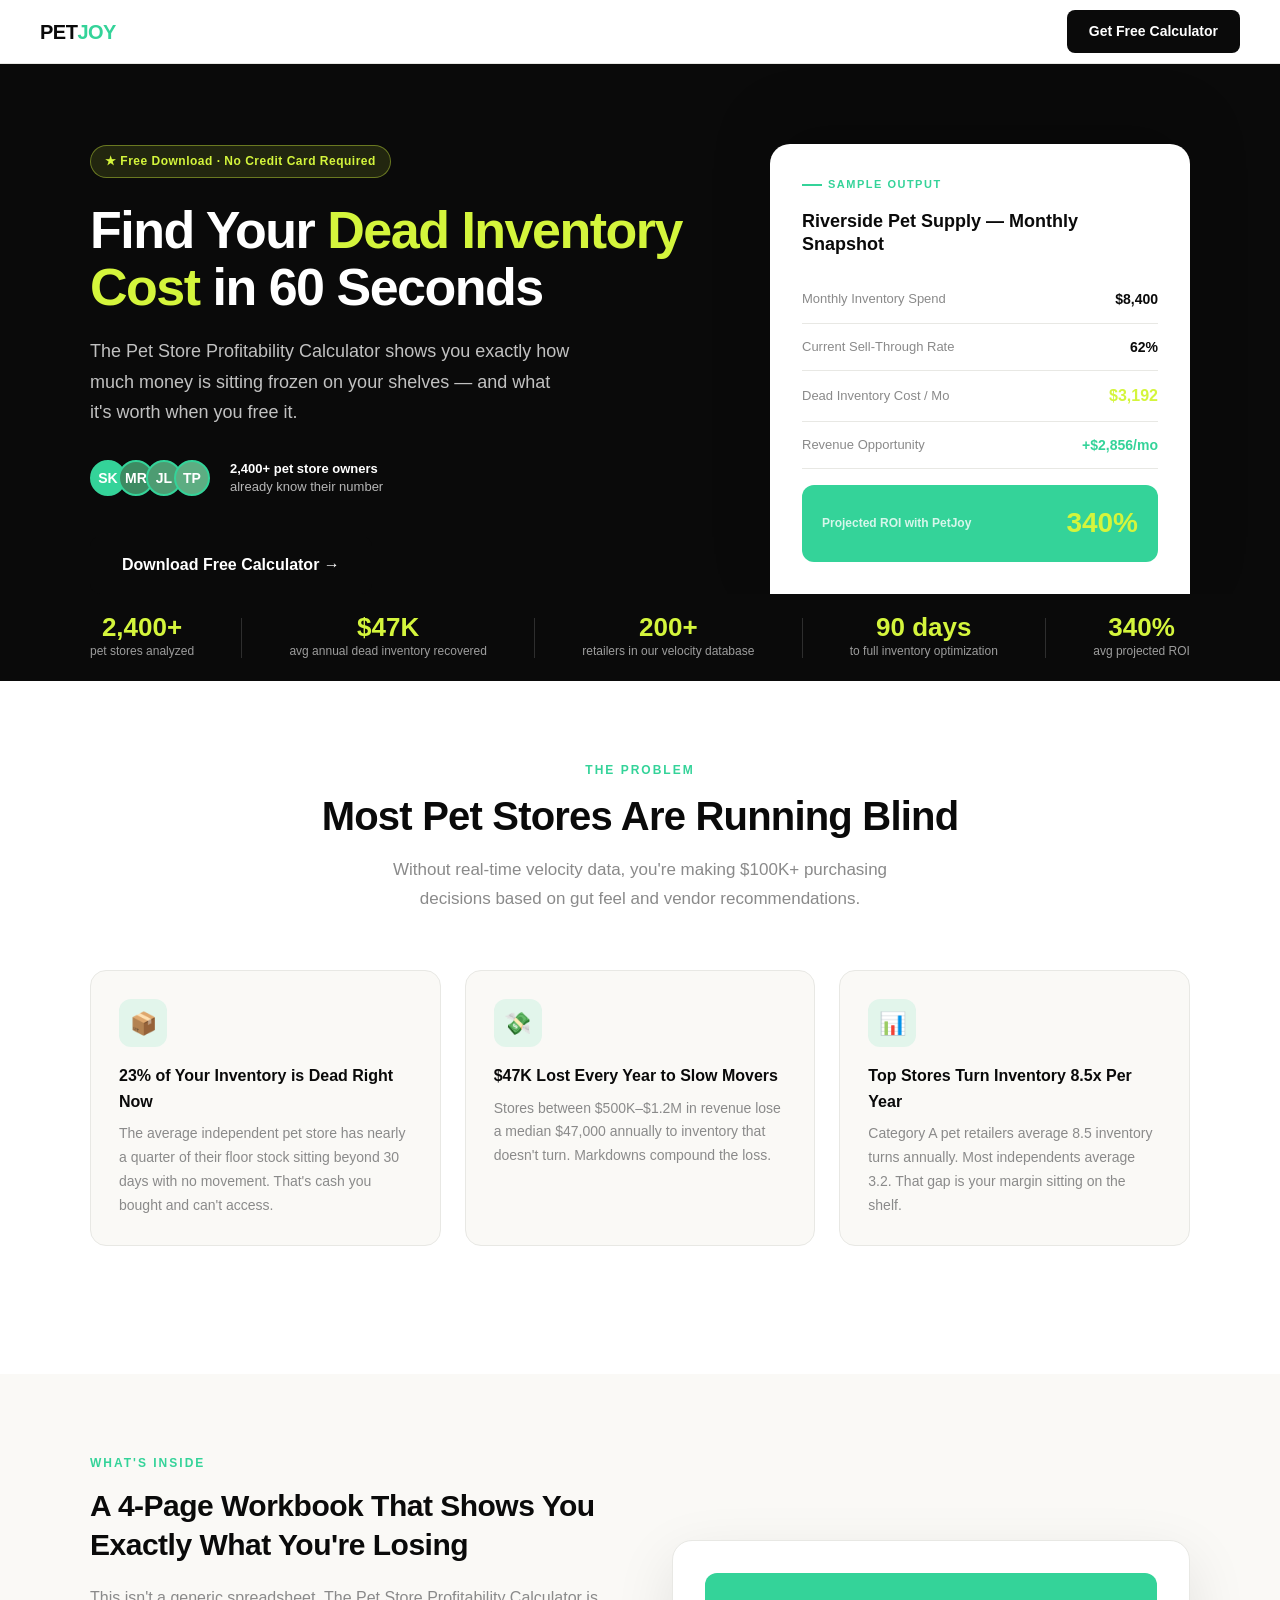
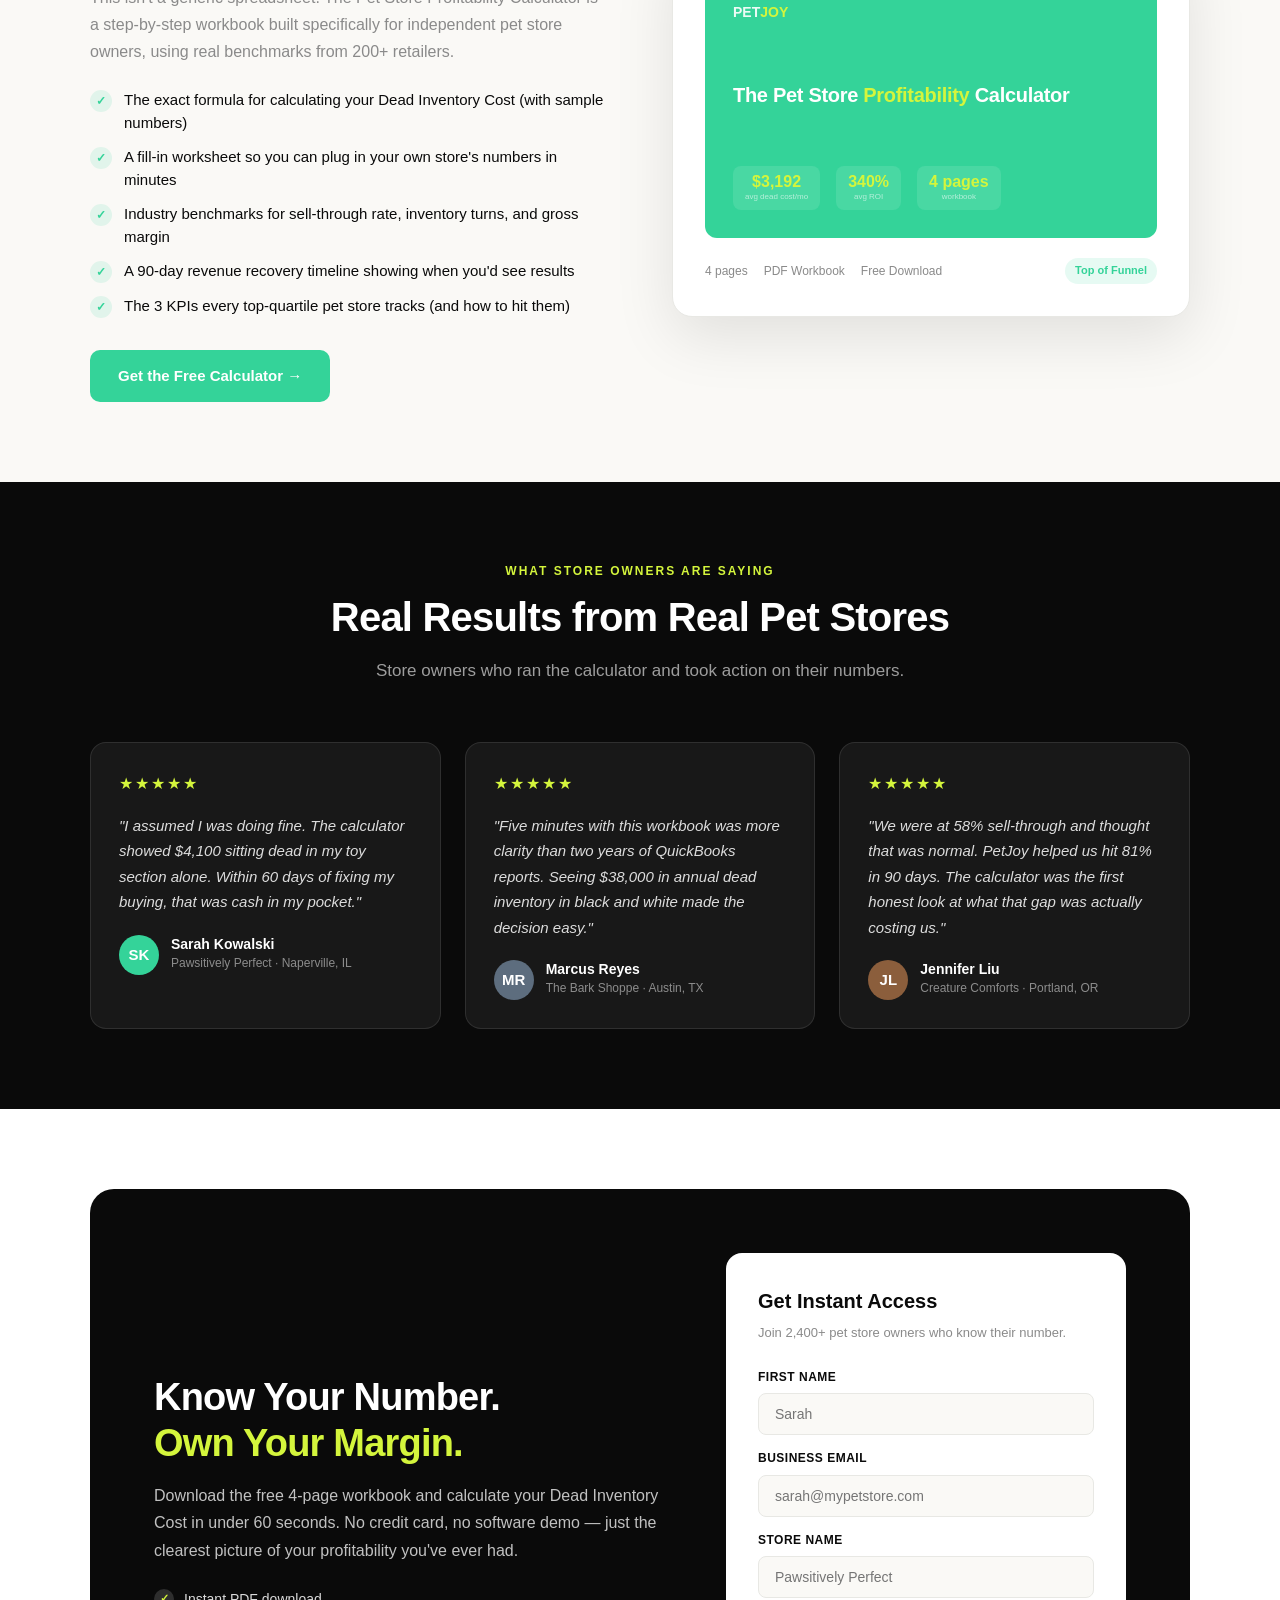
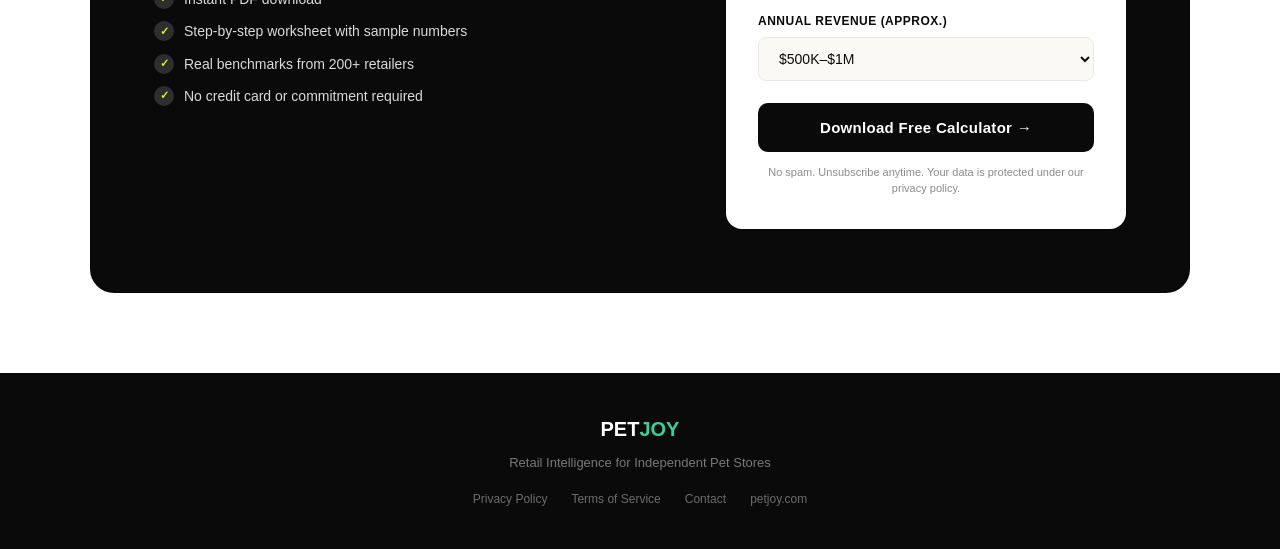
<file: calculator/landing.html>
<!DOCTYPE html>
<html lang="en">
<head>
<meta charset="UTF-8">
<meta name="viewport" content="width=device-width, initial-scale=1.0">
<title>Free Calculator: Find Your Dead Inventory Cost in 60 Seconds — PetJoy</title>
<link rel="icon" href="https://founderos.com/favicon.ico">
<style>
  :root {
    --green: #34D399;
    --green-mid: #34D399;
    --green-light: rgba(52,211,153,0.12);
    --coral: #D4F53C;
    --coral-light: rgba(212,245,60,0.12);
    --navy: #0A0A0A;
    --gold: #D4F53C;
    --bg: #FAF9F6;
    --text: #0A0A0A;
    --muted: #8A8A8A;
    --border: #E8E8E4;
    --white: #FFFFFF;
  }

  * { margin: 0; padding: 0; box-sizing: border-box; }

  html { scroll-behavior: smooth; }

  body {
    font-family: 'Helvetica Neue', Helvetica, Arial, sans-serif;
    background: var(--bg);
    color: var(--text);
    font-size: 16px;
    line-height: 1.6;
    -webkit-font-smoothing: antialiased;
  }

  /* NAV */
  nav {
    background: var(--white);
    border-bottom: 1px solid var(--border);
    padding: 0 40px;
    height: 64px;
    display: flex;
    align-items: center;
    justify-content: space-between;
    position: sticky;
    top: 0;
    z-index: 100;
  }

  .nav-logo {
    font-size: 20px;
    font-weight: 800;
    color: var(--navy);
    letter-spacing: -0.5px;
    text-decoration: none;
  }

  .nav-logo span { color: var(--green); }

  .nav-cta {
    background: var(--green);
    color: var(--white);
    font-size: 14px;
    font-weight: 600;
    padding: 10px 22px;
    border-radius: 8px;
    text-decoration: none;
    transition: background 0.2s;
  }

  .nav-cta:hover { background: var(--green-mid); }

  /* HERO */
  .hero {
    background: var(--green);
    padding: 80px 40px 0;
    overflow: hidden;
    position: relative;
  }

  .hero-inner {
    max-width: 1100px;
    margin: 0 auto;
    display: grid;
    grid-template-columns: 1fr 420px;
    gap: 64px;
    align-items: end;
  }

  .hero-eyebrow {
    display: inline-flex;
    align-items: center;
    gap: 8px;
    background: rgba(255,255,255,0.12);
    border: 1px solid rgba(255,255,255,0.2);
    border-radius: 20px;
    padding: 6px 14px;
    font-size: 12px;
    font-weight: 600;
    color: var(--gold);
    letter-spacing: 0.5px;
    margin-bottom: 24px;
  }

  .hero h1 {
    font-size: 52px;
    font-weight: 900;
    color: var(--white);
    line-height: 1.1;
    letter-spacing: -1.5px;
    margin-bottom: 20px;
  }

  .hero h1 em {
    font-style: normal;
    color: var(--gold);
  }

  .hero-sub {
    font-size: 18px;
    color: rgba(255,255,255,0.75);
    line-height: 1.7;
    margin-bottom: 32px;
    max-width: 480px;
  }

  .hero-proof {
    display: flex;
    align-items: center;
    gap: 20px;
    margin-bottom: 40px;
  }

  .proof-avatars {
    display: flex;
  }

  .avatar {
    width: 36px;
    height: 36px;
    border-radius: 50%;
    border: 2px solid var(--green);
    margin-left: -8px;
    font-size: 14px;
    font-weight: 700;
    display: flex;
    align-items: center;
    justify-content: center;
    color: white;
  }

  .avatar:first-child { margin-left: 0; }
  .avatar:nth-child(1) { background: #34D399; }
  .avatar:nth-child(2) { background: #3D8B62; }
  .avatar:nth-child(3) { background: #4D9C72; }
  .avatar:nth-child(4) { background: #5DAD82; }

  .proof-text {
    font-size: 13px;
    color: rgba(255,255,255,0.7);
    line-height: 1.4;
  }

  .proof-text strong {
    color: var(--white);
    display: block;
  }

  /* HERO CARD (the calculator preview) */
  .hero-card-wrap {
    padding-bottom: 0;
  }

  .hero-card {
    background: var(--white);
    border-radius: 20px 20px 0 0;
    padding: 32px;
    box-shadow: 0 -20px 60px rgba(0,0,0,0.2);
  }

  .hero-card-tag {
    font-size: 11px;
    font-weight: 700;
    letter-spacing: 1.5px;
    text-transform: uppercase;
    color: var(--green);
    margin-bottom: 16px;
    display: flex;
    align-items: center;
    gap: 6px;
  }

  .hero-card-tag::before {
    content: '';
    display: block;
    width: 20px;
    height: 2px;
    background: var(--green);
  }

  .hero-card-title {
    font-size: 18px;
    font-weight: 700;
    color: var(--navy);
    margin-bottom: 20px;
    line-height: 1.3;
  }

  .calc-preview-row {
    display: flex;
    justify-content: space-between;
    align-items: center;
    padding: 12px 0;
    border-bottom: 1px solid var(--border);
  }

  .calc-preview-row:last-child { border-bottom: none; }

  .cpr-label {
    font-size: 13px;
    color: var(--muted);
    font-weight: 500;
  }

  .cpr-value {
    font-size: 14px;
    font-weight: 700;
    color: var(--navy);
  }

  .cpr-value.positive { color: var(--green); }
  .cpr-value.highlight { color: var(--coral); font-size: 16px; }

  .hero-card-result {
    background: var(--green);
    border-radius: 12px;
    padding: 16px 20px;
    margin-top: 16px;
    display: flex;
    justify-content: space-between;
    align-items: center;
  }

  .hcr-label {
    font-size: 12px;
    font-weight: 600;
    color: rgba(255,255,255,0.8);
  }

  .hcr-value {
    font-size: 28px;
    font-weight: 900;
    color: var(--gold);
  }

  /* SOCIAL PROOF BAR */
  .proof-bar {
    background: var(--navy);
    padding: 20px 40px;
  }

  .proof-bar-inner {
    max-width: 1100px;
    margin: 0 auto;
    display: flex;
    align-items: center;
    justify-content: space-between;
    gap: 32px;
  }

  .proof-stat {
    text-align: center;
    color: var(--white);
  }

  .proof-stat-num {
    font-size: 26px;
    font-weight: 800;
    color: var(--gold);
    line-height: 1;
  }

  .proof-stat-label {
    font-size: 12px;
    color: rgba(255,255,255,0.6);
    margin-top: 2px;
  }

  .proof-bar-divider {
    width: 1px;
    height: 40px;
    background: rgba(255,255,255,0.15);
  }

  /* CONTENT SECTIONS */
  section {
    padding: 80px 40px;
  }

  .section-inner {
    max-width: 1100px;
    margin: 0 auto;
  }

  .section-eyebrow {
    font-size: 12px;
    font-weight: 700;
    letter-spacing: 2px;
    text-transform: uppercase;
    color: var(--green);
    margin-bottom: 12px;
    text-align: center;
  }

  .section-title {
    font-size: 40px;
    font-weight: 800;
    color: var(--navy);
    line-height: 1.2;
    letter-spacing: -0.8px;
    text-align: center;
    margin-bottom: 16px;
  }

  .section-sub {
    font-size: 17px;
    color: var(--muted);
    text-align: center;
    max-width: 560px;
    margin: 0 auto 56px;
    line-height: 1.7;
  }

  /* PROBLEM SECTION */
  .problem-section { background: var(--white); }

  .problem-cards {
    display: grid;
    grid-template-columns: repeat(3, 1fr);
    gap: 24px;
    margin-bottom: 48px;
  }

  .problem-card {
    background: var(--bg);
    border: 1px solid var(--border);
    border-radius: 16px;
    padding: 28px;
    transition: box-shadow 0.2s;
  }

  .problem-card:hover { box-shadow: 0 8px 32px rgba(0,0,0,0.08); }

  .pc-icon {
    width: 48px;
    height: 48px;
    border-radius: 12px;
    background: var(--green-light);
    display: flex;
    align-items: center;
    justify-content: center;
    font-size: 22px;
    margin-bottom: 16px;
  }

  .pc-title {
    font-size: 16px;
    font-weight: 700;
    color: var(--navy);
    margin-bottom: 8px;
  }

  .pc-desc {
    font-size: 14px;
    color: var(--muted);
    line-height: 1.7;
  }

  /* PREVIEW SECTION */
  .preview-section { background: var(--bg); }

  .preview-grid {
    display: grid;
    grid-template-columns: 1fr 1fr;
    gap: 64px;
    align-items: center;
  }

  .preview-content h3 {
    font-size: 30px;
    font-weight: 800;
    color: var(--navy);
    line-height: 1.3;
    letter-spacing: -0.5px;
    margin-bottom: 20px;
  }

  .preview-content p {
    font-size: 16px;
    color: var(--muted);
    line-height: 1.7;
    margin-bottom: 24px;
  }

  .checklist {
    list-style: none;
    display: flex;
    flex-direction: column;
    gap: 12px;
    margin-bottom: 32px;
  }

  .checklist li {
    display: flex;
    align-items: flex-start;
    gap: 12px;
    font-size: 15px;
    color: var(--text);
    line-height: 1.5;
  }

  .check-icon {
    background: var(--green-light);
    color: var(--green);
    width: 22px;
    height: 22px;
    border-radius: 50%;
    display: flex;
    align-items: center;
    justify-content: center;
    font-size: 12px;
    font-weight: 700;
    flex-shrink: 0;
    margin-top: 1px;
  }

  .pdf-preview {
    background: var(--white);
    border-radius: 20px;
    padding: 32px;
    box-shadow: 0 20px 60px rgba(0,0,0,0.1);
    border: 1px solid var(--border);
  }

  .pdf-cover-sim {
    background: var(--green);
    border-radius: 12px;
    padding: 28px;
    margin-bottom: 20px;
    aspect-ratio: 8.5/5;
    display: flex;
    flex-direction: column;
    justify-content: space-between;
  }

  .pdf-sim-logo {
    font-size: 14px;
    font-weight: 800;
    color: rgba(255,255,255,0.9);
  }

  .pdf-sim-logo span { color: var(--gold); }

  .pdf-sim-title {
    font-size: 20px;
    font-weight: 800;
    color: var(--white);
    line-height: 1.2;
    letter-spacing: -0.3px;
  }

  .pdf-sim-title em { font-style: normal; color: var(--gold); }

  .pdf-sim-stats {
    display: flex;
    gap: 16px;
  }

  .pdf-sim-stat {
    background: rgba(255,255,255,0.1);
    border-radius: 8px;
    padding: 8px 12px;
    text-align: center;
  }

  .pdf-sim-stat-num {
    font-size: 16px;
    font-weight: 800;
    color: var(--gold);
    line-height: 1;
  }

  .pdf-sim-stat-label {
    font-size: 8px;
    color: rgba(255,255,255,0.6);
    line-height: 1.3;
    margin-top: 2px;
  }

  .pdf-meta {
    display: flex;
    justify-content: space-between;
    align-items: center;
    font-size: 12px;
    color: var(--muted);
  }

  .pdf-meta-info { display: flex; gap: 16px; }

  .pdf-tag {
    background: var(--green-light);
    color: var(--green);
    font-size: 11px;
    font-weight: 600;
    padding: 4px 10px;
    border-radius: 20px;
  }

  /* TESTIMONIALS */
  .testimonials-section { background: var(--navy); }

  .testimonials-section .section-title { color: var(--white); }
  .testimonials-section .section-eyebrow { color: var(--gold); }
  .testimonials-section .section-sub { color: rgba(255,255,255,0.6); }

  .testimonials-grid {
    display: grid;
    grid-template-columns: repeat(3, 1fr);
    gap: 24px;
  }

  .testimonial-card {
    background: rgba(255,255,255,0.06);
    border: 1px solid rgba(255,255,255,0.1);
    border-radius: 16px;
    padding: 28px;
  }

  .testimonial-stars {
    color: var(--gold);
    font-size: 16px;
    margin-bottom: 16px;
    letter-spacing: 2px;
  }

  .testimonial-quote {
    font-size: 15px;
    color: rgba(255,255,255,0.85);
    line-height: 1.7;
    margin-bottom: 20px;
    font-style: italic;
  }

  .testimonial-author {
    display: flex;
    align-items: center;
    gap: 12px;
  }

  .author-avatar {
    width: 40px;
    height: 40px;
    border-radius: 50%;
    font-size: 15px;
    font-weight: 700;
    display: flex;
    align-items: center;
    justify-content: center;
    color: white;
    flex-shrink: 0;
  }

  .author-name {
    font-size: 14px;
    font-weight: 600;
    color: var(--white);
    line-height: 1;
    margin-bottom: 3px;
  }

  .author-store {
    font-size: 12px;
    color: rgba(255,255,255,0.5);
  }

  /* CTA SECTION */
  .cta-section { background: var(--white); }

  .cta-box {
    background: var(--green);
    border-radius: 24px;
    padding: 64px;
    display: grid;
    grid-template-columns: 1fr 400px;
    gap: 64px;
    align-items: center;
  }

  .cta-content h2 {
    font-size: 38px;
    font-weight: 800;
    color: var(--white);
    line-height: 1.2;
    letter-spacing: -0.8px;
    margin-bottom: 16px;
  }

  .cta-content h2 em { font-style: normal; color: var(--gold); }

  .cta-content p {
    font-size: 16px;
    color: rgba(255,255,255,0.75);
    line-height: 1.7;
    margin-bottom: 24px;
  }

  .cta-benefits {
    display: flex;
    flex-direction: column;
    gap: 10px;
  }

  .cta-benefit {
    display: flex;
    align-items: center;
    gap: 10px;
    font-size: 14px;
    color: rgba(255,255,255,0.85);
  }

  .cta-benefit::before {
    content: '✓';
    background: rgba(255,255,255,0.15);
    color: var(--gold);
    width: 20px;
    height: 20px;
    border-radius: 50%;
    display: flex;
    align-items: center;
    justify-content: center;
    font-size: 11px;
    font-weight: 700;
    flex-shrink: 0;
  }

  .cta-form {
    background: var(--white);
    border-radius: 16px;
    padding: 32px;
  }

  .cta-form h3 {
    font-size: 20px;
    font-weight: 700;
    color: var(--navy);
    margin-bottom: 6px;
  }

  .form-sub {
    font-size: 13px;
    color: var(--muted);
    margin-bottom: 24px;
  }

  .form-group {
    margin-bottom: 14px;
  }

  .form-group label {
    display: block;
    font-size: 12px;
    font-weight: 600;
    color: var(--navy);
    margin-bottom: 6px;
    text-transform: uppercase;
    letter-spacing: 0.5px;
  }

  .form-group input, .form-group select {
    width: 100%;
    padding: 12px 16px;
    border: 1.5px solid var(--border);
    border-radius: 8px;
    font-family: 'Helvetica Neue', Helvetica, Arial, sans-serif;
    font-size: 14px;
    color: var(--navy);
    background: var(--bg);
    outline: none;
    transition: border-color 0.2s;
  }

  .form-group input:focus, .form-group select:focus {
    border-color: var(--green);
    background: var(--white);
  }

  .form-submit {
    width: 100%;
    background: var(--green);
    color: var(--white);
    font-family: 'Helvetica Neue', Helvetica, Arial, sans-serif;
    font-size: 15px;
    font-weight: 700;
    padding: 16px;
    border: none;
    border-radius: 10px;
    cursor: pointer;
    margin-top: 8px;
    transition: background 0.2s;
    letter-spacing: 0.3px;
  }

  .form-submit:hover { background: var(--green-mid); }

  .form-disclaimer {
    font-size: 11px;
    color: var(--muted);
    text-align: center;
    margin-top: 12px;
    line-height: 1.5;
  }

  /* FOOTER */
  footer {
    background: var(--navy);
    padding: 40px;
    text-align: center;
  }

  .footer-logo {
    font-size: 20px;
    font-weight: 800;
    color: var(--white);
    margin-bottom: 8px;
  }

  .footer-logo span { color: var(--green-mid); }

  .footer-tagline {
    font-size: 13px;
    color: rgba(255,255,255,0.45);
    margin-bottom: 16px;
  }

  .footer-links {
    display: flex;
    justify-content: center;
    gap: 24px;
    font-size: 12px;
    color: rgba(255,255,255,0.4);
  }

  .footer-links a { color: inherit; text-decoration: none; }
  .footer-links a:hover { color: rgba(255,255,255,0.7); }

/* ===== FOS BRAND SPEC OVERRIDES ===== */
.hero, .cover, .cta-box, .callout-box { background: var(--text) !important; }
.btn-primary, .nav-cta, .rc-cta, .form-submit { background: var(--text) !important; color: #FFFFFF !important; border-color: var(--text) !important; }
.btn-primary:hover, .nav-cta:hover, .rc-cta:hover, .form-submit:hover { opacity: 0.85; }
.hero h1 em, .cover h1 em, .hero em { color: var(--lime, #D4F53C) !important; }
.hero-eyebrow, .cover-eyebrow { background: rgba(212,245,60,0.12); border: 1px solid rgba(212,245,60,0.4); color: var(--lime, #D4F53C); }
.hero-eyebrow::before, .cover-eyebrow::before { background: var(--lime, #D4F53C); }</style>
</head>
<body>

<nav>
  <a href="#" class="nav-logo">PET<span>JOY</span></a>
  <a href="#get-calculator" class="nav-cta">Get Free Calculator</a>
</nav>

<!-- HERO -->
<section class="hero">
  <div class="hero-inner">
    <div class="hero-left">
      <div class="hero-eyebrow">&#x2605; Free Download · No Credit Card Required</div>
      <h1>Find Your <em>Dead Inventory Cost</em> in 60 Seconds</h1>
      <p class="hero-sub">The Pet Store Profitability Calculator shows you exactly how much money is sitting frozen on your shelves — and what it's worth when you free it.</p>
      <div class="hero-proof">
        <div class="proof-avatars">
          <div class="avatar">SK</div>
          <div class="avatar">MR</div>
          <div class="avatar">JL</div>
          <div class="avatar">TP</div>
        </div>
        <div class="proof-text">
          <strong>2,400+ pet store owners</strong>
          already know their number
        </div>
      </div>
      <a href="#get-calculator" class="nav-cta" style="display:inline-block; font-size:16px; padding:16px 32px; border-radius:10px;">Download Free Calculator &rarr;</a>
    </div>
    <div class="hero-card-wrap">
      <div class="hero-card">
        <div class="hero-card-tag">Sample Output</div>
        <div class="hero-card-title">Riverside Pet Supply — Monthly Snapshot</div>
        <div class="calc-preview-row">
          <span class="cpr-label">Monthly Inventory Spend</span>
          <span class="cpr-value">$8,400</span>
        </div>
        <div class="calc-preview-row">
          <span class="cpr-label">Current Sell-Through Rate</span>
          <span class="cpr-value">62%</span>
        </div>
        <div class="calc-preview-row">
          <span class="cpr-label">Dead Inventory Cost / Mo</span>
          <span class="cpr-value highlight">$3,192</span>
        </div>
        <div class="calc-preview-row">
          <span class="cpr-label">Revenue Opportunity</span>
          <span class="cpr-value positive">+$2,856/mo</span>
        </div>
        <div class="hero-card-result">
          <div>
            <div class="hcr-label">Projected ROI with PetJoy</div>
          </div>
          <div class="hcr-value">340%</div>
        </div>
      </div>
    </div>
  </div>
</section>

<!-- PROOF BAR -->
<div class="proof-bar">
  <div class="proof-bar-inner">
    <div class="proof-stat">
      <div class="proof-stat-num">2,400+</div>
      <div class="proof-stat-label">pet stores analyzed</div>
    </div>
    <div class="proof-bar-divider"></div>
    <div class="proof-stat">
      <div class="proof-stat-num">$47K</div>
      <div class="proof-stat-label">avg annual dead inventory recovered</div>
    </div>
    <div class="proof-bar-divider"></div>
    <div class="proof-stat">
      <div class="proof-stat-num">200+</div>
      <div class="proof-stat-label">retailers in our velocity database</div>
    </div>
    <div class="proof-bar-divider"></div>
    <div class="proof-stat">
      <div class="proof-stat-num">90 days</div>
      <div class="proof-stat-label">to full inventory optimization</div>
    </div>
    <div class="proof-bar-divider"></div>
    <div class="proof-stat">
      <div class="proof-stat-num">340%</div>
      <div class="proof-stat-label">avg projected ROI</div>
    </div>
  </div>
</div>

<!-- PROBLEM SECTION -->
<section class="problem-section">
  <div class="section-inner">
    <div class="section-eyebrow">The Problem</div>
    <h2 class="section-title">Most Pet Stores Are Running Blind</h2>
    <p class="section-sub">Without real-time velocity data, you're making $100K+ purchasing decisions based on gut feel and vendor recommendations.</p>
    <div class="problem-cards">
      <div class="problem-card">
        <div class="pc-icon">📦</div>
        <div class="pc-title">23% of Your Inventory is Dead Right Now</div>
        <p class="pc-desc">The average independent pet store has nearly a quarter of their floor stock sitting beyond 30 days with no movement. That's cash you bought and can't access.</p>
      </div>
      <div class="problem-card">
        <div class="pc-icon">💸</div>
        <div class="pc-title">$47K Lost Every Year to Slow Movers</div>
        <p class="pc-desc">Stores between $500K–$1.2M in revenue lose a median $47,000 annually to inventory that doesn't turn. Markdowns compound the loss.</p>
      </div>
      <div class="problem-card">
        <div class="pc-icon">📊</div>
        <div class="pc-title">Top Stores Turn Inventory 8.5x Per Year</div>
        <p class="pc-desc">Category A pet retailers average 8.5 inventory turns annually. Most independents average 3.2. That gap is your margin sitting on the shelf.</p>
      </div>
    </div>
  </div>
</section>

<!-- PREVIEW SECTION -->
<section class="preview-section">
  <div class="section-inner">
    <div class="preview-grid">
      <div class="preview-content">
        <div class="section-eyebrow" style="text-align:left">What's Inside</div>
        <h3>A 4-Page Workbook That Shows You Exactly What You're Losing</h3>
        <p>This isn't a generic spreadsheet. The Pet Store Profitability Calculator is a step-by-step workbook built specifically for independent pet store owners, using real benchmarks from 200+ retailers.</p>
        <ul class="checklist">
          <li><span class="check-icon">✓</span> The exact formula for calculating your Dead Inventory Cost (with sample numbers)</li>
          <li><span class="check-icon">✓</span> A fill-in worksheet so you can plug in your own store's numbers in minutes</li>
          <li><span class="check-icon">✓</span> Industry benchmarks for sell-through rate, inventory turns, and gross margin</li>
          <li><span class="check-icon">✓</span> A 90-day revenue recovery timeline showing when you'd see results</li>
          <li><span class="check-icon">✓</span> The 3 KPIs every top-quartile pet store tracks (and how to hit them)</li>
        </ul>
        <a href="#get-calculator" style="display:inline-block; background:var(--green); color:white; font-weight:700; font-size:15px; padding:14px 28px; border-radius:10px; text-decoration:none;">Get the Free Calculator &rarr;</a>
      </div>
      <div class="pdf-preview">
        <div class="pdf-cover-sim">
          <div class="pdf-sim-logo">PET<span>JOY</span></div>
          <div class="pdf-sim-title">The Pet Store <em>Profitability</em> Calculator</div>
          <div class="pdf-sim-stats">
            <div class="pdf-sim-stat">
              <div class="pdf-sim-stat-num">$3,192</div>
              <div class="pdf-sim-stat-label">avg dead cost/mo</div>
            </div>
            <div class="pdf-sim-stat">
              <div class="pdf-sim-stat-num">340%</div>
              <div class="pdf-sim-stat-label">avg ROI</div>
            </div>
            <div class="pdf-sim-stat">
              <div class="pdf-sim-stat-num">4 pages</div>
              <div class="pdf-sim-stat-label">workbook</div>
            </div>
          </div>
        </div>
        <div class="pdf-meta">
          <div class="pdf-meta-info">
            <span>4 pages</span>
            <span>PDF Workbook</span>
            <span>Free Download</span>
          </div>
          <div class="pdf-tag">Top of Funnel</div>
        </div>
      </div>
    </div>
  </div>
</section>

<!-- TESTIMONIALS -->
<section class="testimonials-section">
  <div class="section-inner">
    <div class="section-eyebrow">What Store Owners Are Saying</div>
    <h2 class="section-title">Real Results from Real Pet Stores</h2>
    <p class="section-sub">Store owners who ran the calculator and took action on their numbers.</p>
    <div class="testimonials-grid">
      <div class="testimonial-card">
        <div class="testimonial-stars">&#9733;&#9733;&#9733;&#9733;&#9733;</div>
        <p class="testimonial-quote">"I assumed I was doing fine. The calculator showed $4,100 sitting dead in my toy section alone. Within 60 days of fixing my buying, that was cash in my pocket."</p>
        <div class="testimonial-author">
          <div class="author-avatar" style="background:#34D399;">SK</div>
          <div>
            <div class="author-name">Sarah Kowalski</div>
            <div class="author-store">Pawsitively Perfect · Naperville, IL</div>
          </div>
        </div>
      </div>
      <div class="testimonial-card">
        <div class="testimonial-stars">&#9733;&#9733;&#9733;&#9733;&#9733;</div>
        <p class="testimonial-quote">"Five minutes with this workbook was more clarity than two years of QuickBooks reports. Seeing $38,000 in annual dead inventory in black and white made the decision easy."</p>
        <div class="testimonial-author">
          <div class="author-avatar" style="background:#5D6D7E;">MR</div>
          <div>
            <div class="author-name">Marcus Reyes</div>
            <div class="author-store">The Bark Shoppe · Austin, TX</div>
          </div>
        </div>
      </div>
      <div class="testimonial-card">
        <div class="testimonial-stars">&#9733;&#9733;&#9733;&#9733;&#9733;</div>
        <p class="testimonial-quote">"We were at 58% sell-through and thought that was normal. PetJoy helped us hit 81% in 90 days. The calculator was the first honest look at what that gap was actually costing us."</p>
        <div class="testimonial-author">
          <div class="author-avatar" style="background:#8B5E3C;">JL</div>
          <div>
            <div class="author-name">Jennifer Liu</div>
            <div class="author-store">Creature Comforts · Portland, OR</div>
          </div>
        </div>
      </div>
    </div>
  </div>
</section>

<!-- CTA SECTION -->
<section class="cta-section" id="get-calculator">
  <div class="section-inner">
    <div class="cta-box">
      <div class="cta-content">
        <h2>Know Your Number.<br><em>Own Your Margin.</em></h2>
        <p>Download the free 4-page workbook and calculate your Dead Inventory Cost in under 60 seconds. No credit card, no software demo — just the clearest picture of your profitability you've ever had.</p>
        <div class="cta-benefits">
          <div class="cta-benefit">Instant PDF download</div>
          <div class="cta-benefit">Step-by-step worksheet with sample numbers</div>
          <div class="cta-benefit">Real benchmarks from 200+ retailers</div>
          <div class="cta-benefit">No credit card or commitment required</div>
        </div>
      </div>
      <div class="cta-form">
        <h3>Get Instant Access</h3>
        <p class="form-sub">Join 2,400+ pet store owners who know their number.</p>
        <form>
          <div class="form-group">
            <label>First Name</label>
            <input type="text" placeholder="Sarah">
          </div>
          <div class="form-group">
            <label>Business Email</label>
            <input type="email" placeholder="sarah@mypetstore.com">
          </div>
          <div class="form-group">
            <label>Store Name</label>
            <input type="text" placeholder="Pawsitively Perfect">
          </div>
          <div class="form-group">
            <label>Annual Revenue (approx.)</label>
            <select>
              <option value="">Select range...</option>
              <option>Under $250K</option>
              <option>$250K–$500K</option>
              <option selected>$500K–$1M</option>
              <option>$1M–$2.5M</option>
              <option>Over $2.5M</option>
            </select>
          </div>
          <button type="submit" class="form-submit">Download Free Calculator &rarr;</button>
        </form>
        <p class="form-disclaimer">No spam. Unsubscribe anytime. Your data is protected under our privacy policy.</p>
      </div>
    </div>
  </div>
</section>

<footer>
  <div class="footer-logo">PET<span>JOY</span></div>
  <p class="footer-tagline">Retail Intelligence for Independent Pet Stores</p>
  <div class="footer-links">
    <a href="#">Privacy Policy</a>
    <a href="#">Terms of Service</a>
    <a href="#">Contact</a>
    <a href="#">petjoy.com</a>
  </div>
</footer>

</body>
</html>
</file>
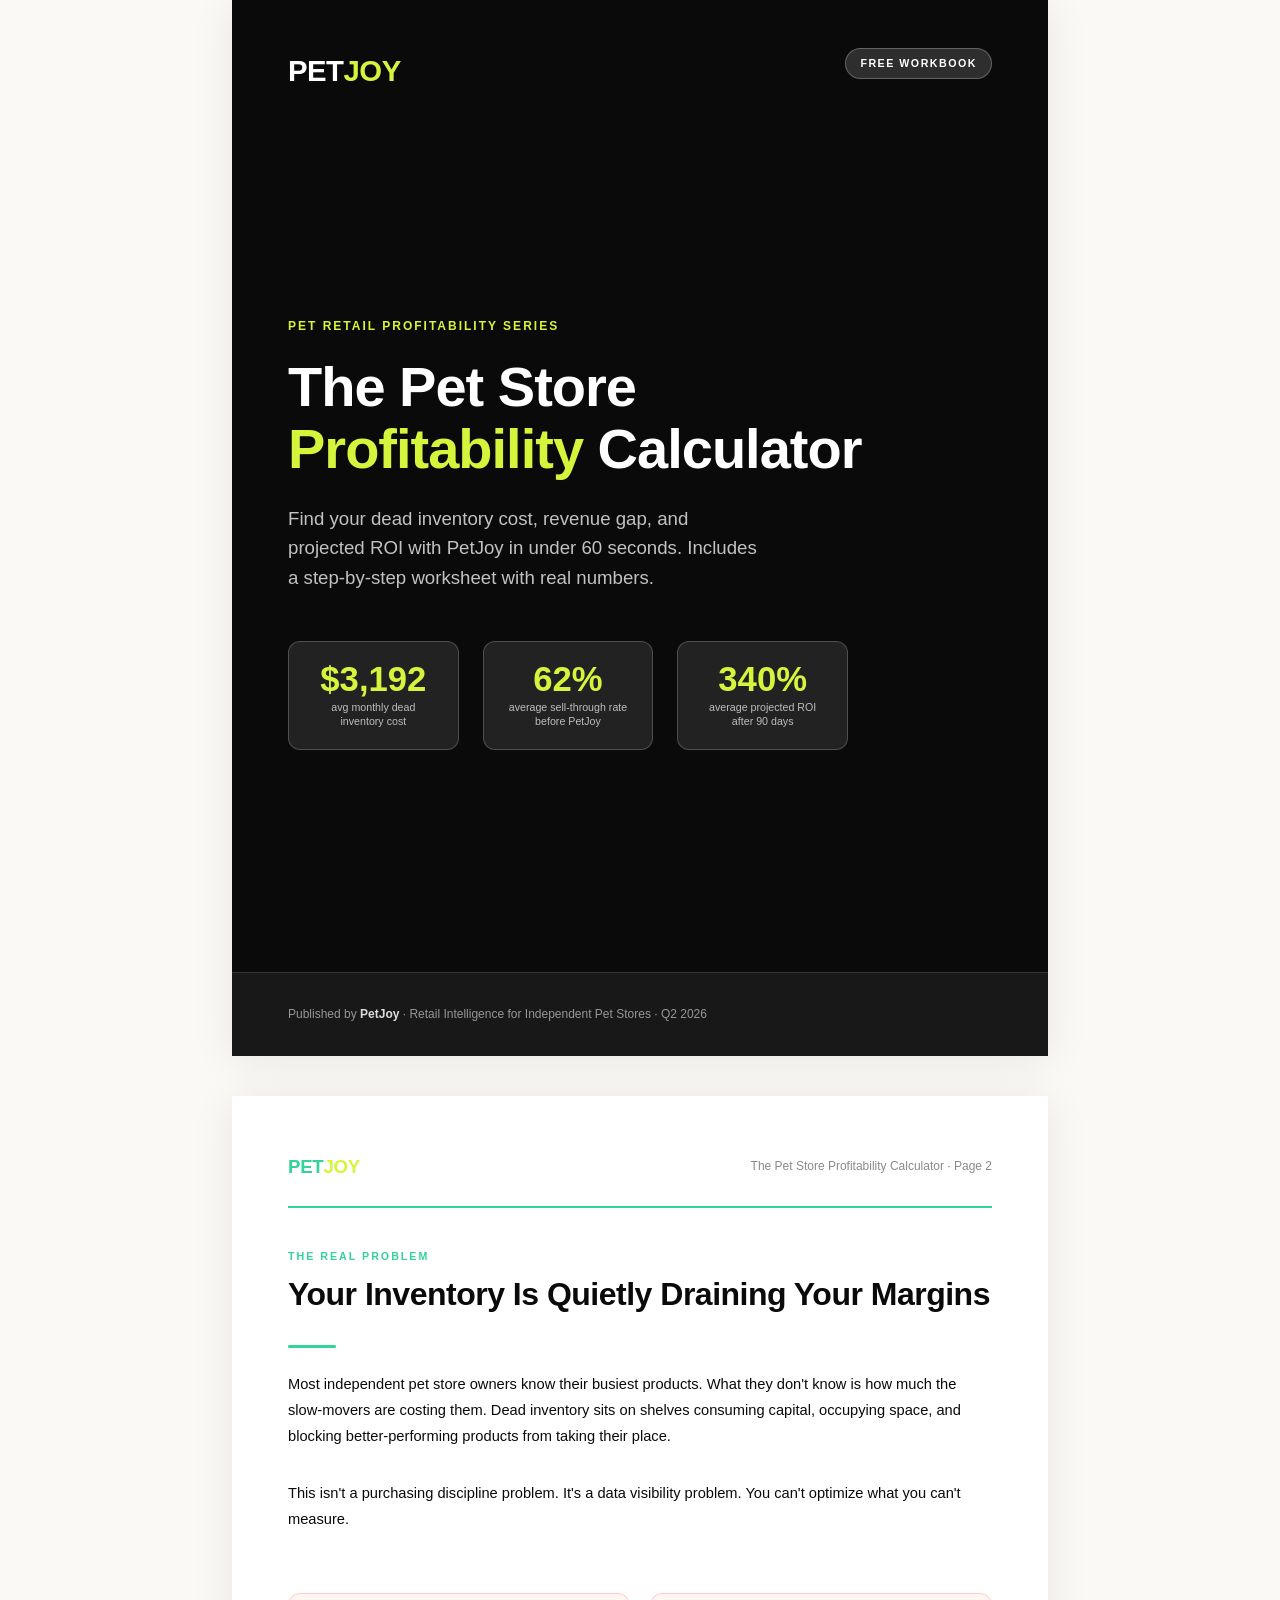
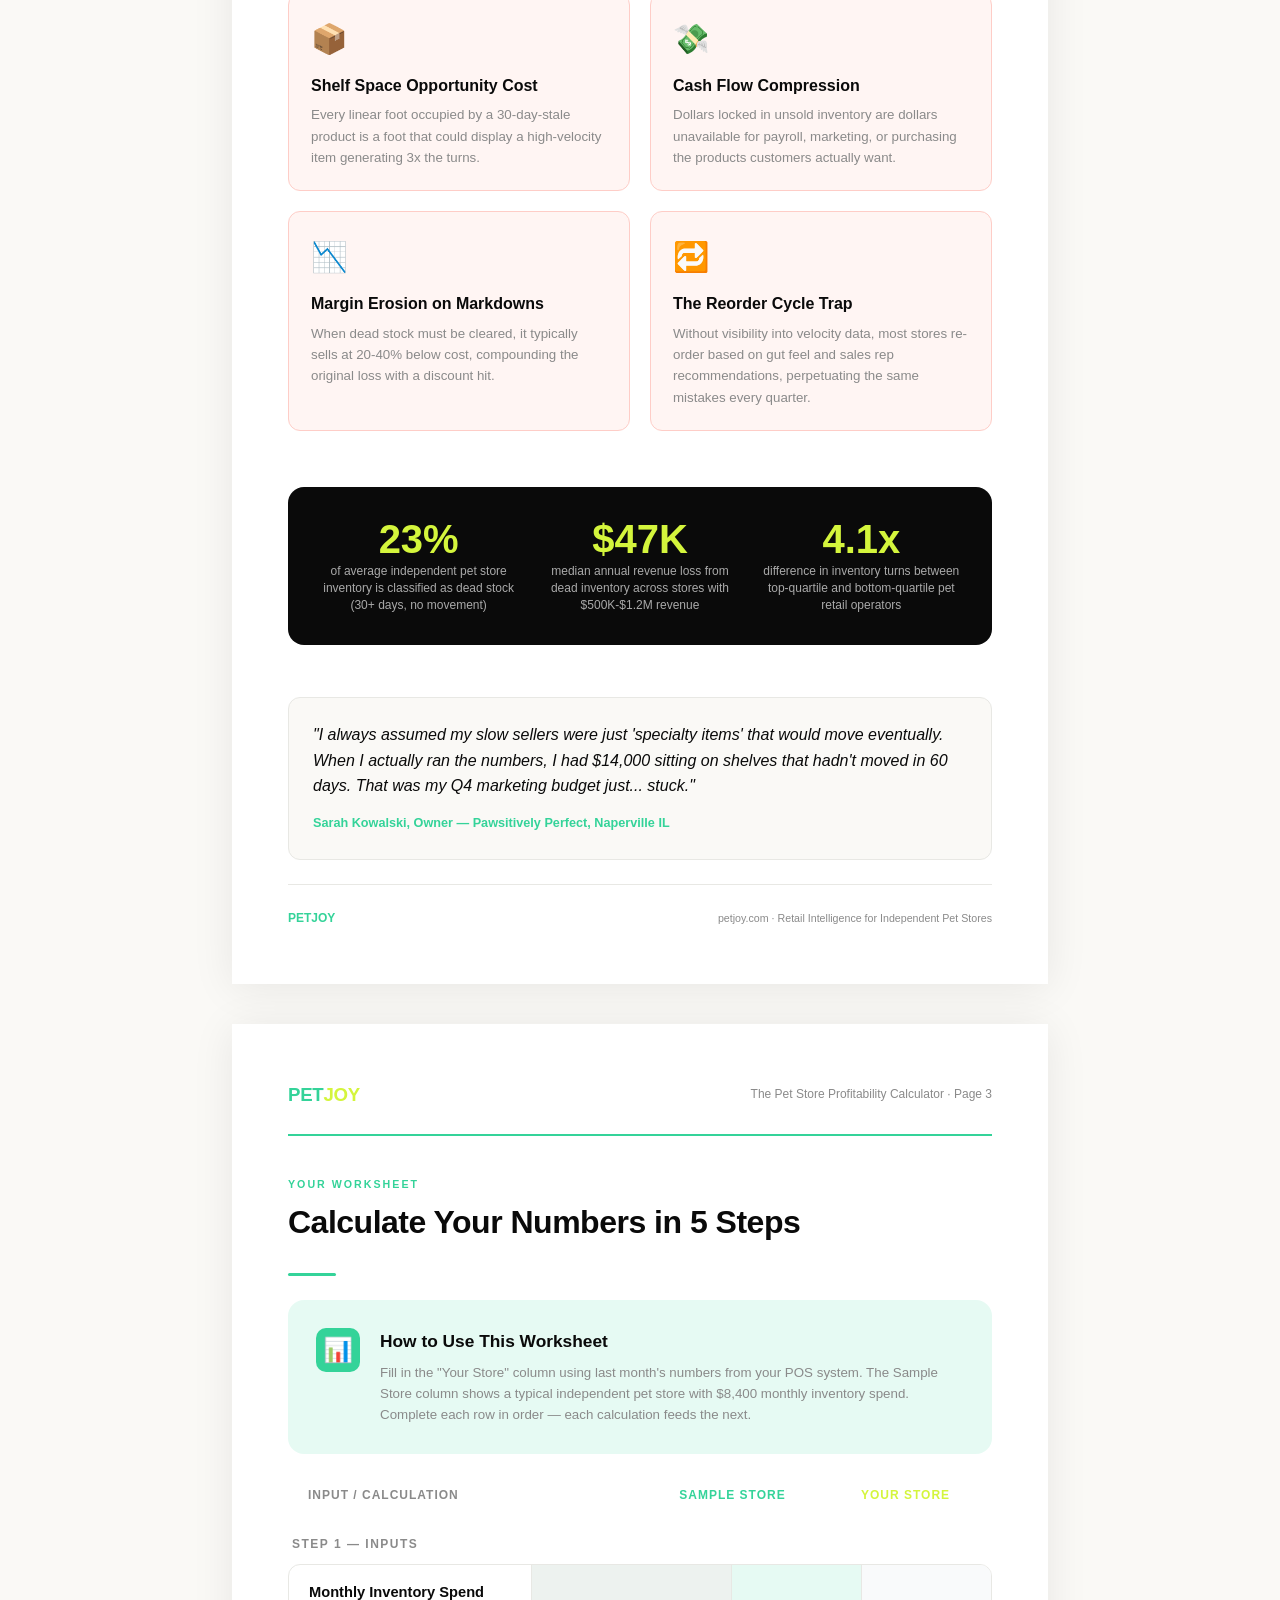
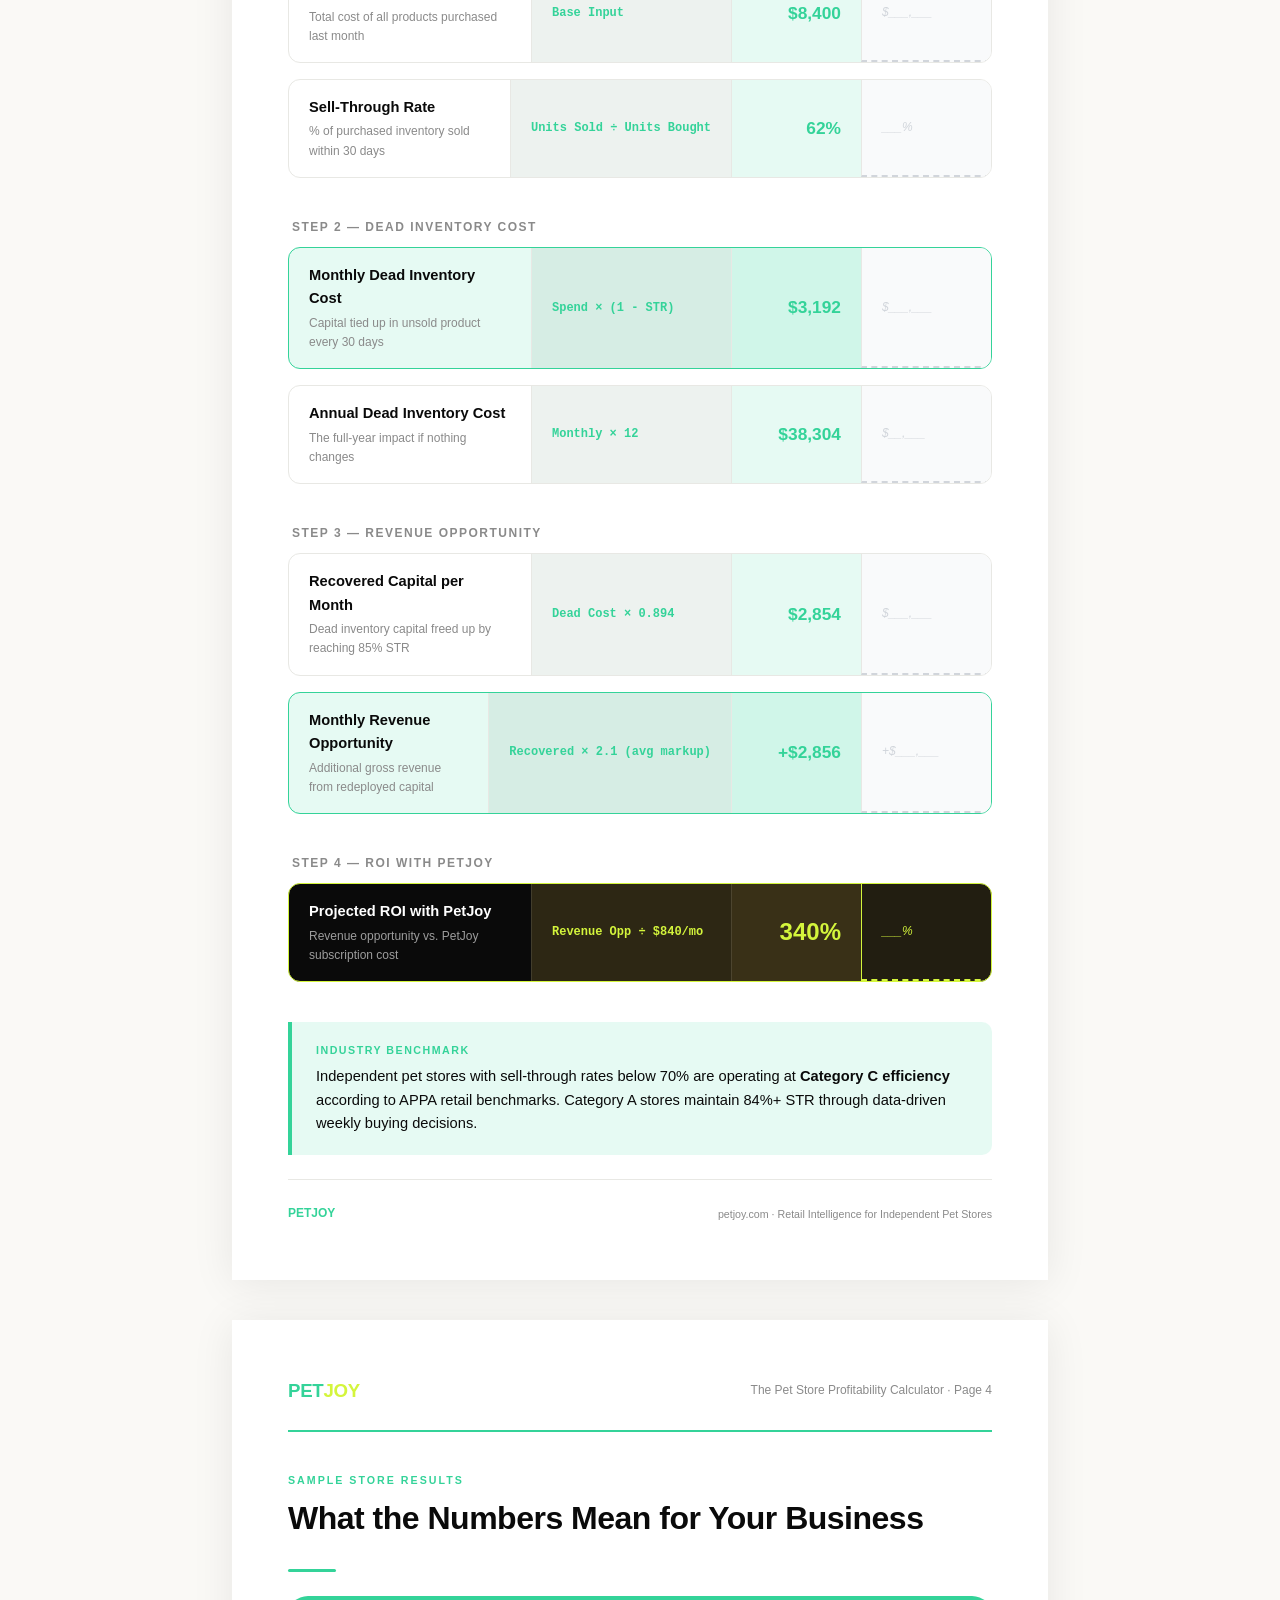
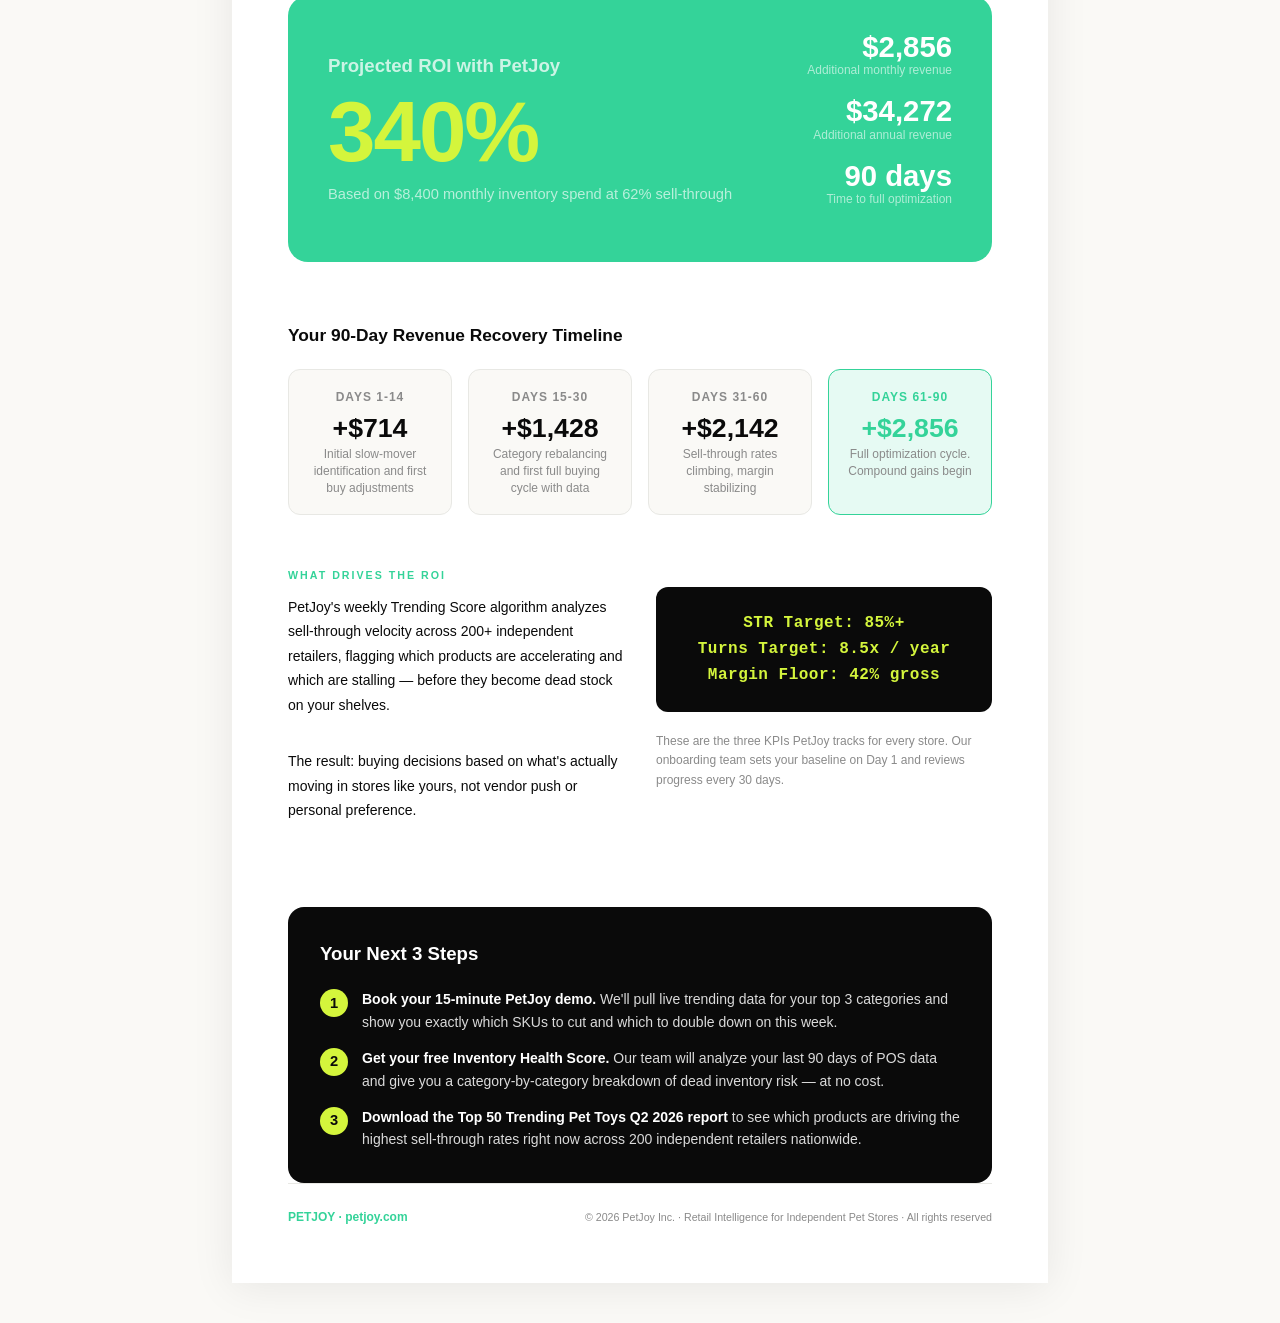
<file: calculator/pdf.html>
<!DOCTYPE html>
<html lang="en">
<head>
<meta charset="UTF-8">
<meta name="viewport" content="width=device-width, initial-scale=1.0">
<title>The Pet Store Profitability Calculator — PetJoy</title>
<link rel="icon" href="https://founderos.com/favicon.ico">
<style>
  :root {
    --green: #34D399;
    --green-light: #34D399;
    --green-pale: rgba(52,211,153,0.12);
    --coral: #D4F53C;
    --navy: #0A0A0A;
    --gold: #D4F53C;
    --bg: #FAF9F6;
    --text: #0A0A0A;
    --text-muted: #8A8A8A;
    --border: #E8E8E4;
    --white: #FFFFFF;
  }

  * { margin: 0; padding: 0; box-sizing: border-box; }

  body {
    font-family: 'Helvetica Neue', Helvetica, Arial, sans-serif;
    background: var(--bg);
    color: var(--text);
    font-size: 11pt;
    line-height: 1.6;
  }

  /* PAGE STRUCTURE */
  .page {
    width: 8.5in;
    min-height: 11in;
    margin: 0 auto 40px;
    background: var(--white);
    position: relative;
    overflow: hidden;
    box-shadow: 0 4px 40px rgba(0,0,0,0.08);
  }

  @media print {
    body { background: white; }
    .page { margin: 0; box-shadow: none; page-break-after: always; width: 100%; }
    .page:last-child { page-break-after: avoid; }
  }

  /* COVER PAGE */
  .cover {
    background: var(--green);
    min-height: 11in;
    display: flex;
    flex-direction: column;
    justify-content: space-between;
    padding: 0;
  }

  .cover-top {
    padding: 48px 56px 0;
    display: flex;
    justify-content: space-between;
    align-items: flex-start;
  }

  .logo {
    font-size: 22pt;
    font-weight: 800;
    color: var(--white);
    letter-spacing: -0.5px;
  }

  .logo span { color: var(--gold); }

  .cover-badge {
    background: rgba(255,255,255,0.15);
    border: 1px solid rgba(255,255,255,0.25);
    color: var(--white);
    font-size: 8pt;
    font-weight: 600;
    letter-spacing: 1.5px;
    text-transform: uppercase;
    padding: 6px 14px;
    border-radius: 20px;
  }

  .cover-body {
    padding: 56px 56px 0;
    flex: 1;
    display: flex;
    flex-direction: column;
    justify-content: center;
  }

  .cover-tag {
    font-size: 9pt;
    font-weight: 600;
    letter-spacing: 2px;
    text-transform: uppercase;
    color: var(--gold);
    margin-bottom: 20px;
  }

  .cover-title {
    font-size: 42pt;
    font-weight: 800;
    color: var(--white);
    line-height: 1.1;
    letter-spacing: -1px;
    margin-bottom: 24px;
    max-width: 580px;
  }

  .cover-title em {
    font-style: normal;
    color: var(--gold);
  }

  .cover-subtitle {
    font-size: 14pt;
    font-weight: 400;
    color: rgba(255,255,255,0.75);
    max-width: 480px;
    line-height: 1.6;
    margin-bottom: 48px;
  }

  .cover-stats {
    display: grid;
    grid-template-columns: repeat(3, 1fr);
    gap: 24px;
    max-width: 560px;
    margin-bottom: 56px;
  }

  .cover-stat {
    background: rgba(255,255,255,0.1);
    border: 1px solid rgba(255,255,255,0.2);
    border-radius: 12px;
    padding: 20px;
    text-align: center;
  }

  .cover-stat-num {
    font-size: 26pt;
    font-weight: 800;
    color: var(--gold);
    line-height: 1;
    margin-bottom: 4px;
  }

  .cover-stat-label {
    font-size: 8pt;
    font-weight: 500;
    color: rgba(255,255,255,0.7);
    line-height: 1.3;
  }

  .cover-visual {
    background: rgba(255,255,255,0.06);
    border-top: 1px solid rgba(255,255,255,0.12);
    padding: 32px 56px;
    display: flex;
    align-items: center;
    gap: 12px;
  }

  .cover-visual-text {
    font-size: 9pt;
    color: rgba(255,255,255,0.55);
  }

  .cover-visual-text strong { color: rgba(255,255,255,0.85); }

  /* INNER PAGES */
  .page-inner {
    padding: 56px;
    min-height: 11in;
    display: flex;
    flex-direction: column;
  }

  .page-header {
    display: flex;
    justify-content: space-between;
    align-items: center;
    padding-bottom: 24px;
    border-bottom: 2px solid var(--green);
    margin-bottom: 40px;
  }

  .page-header-logo {
    font-size: 14pt;
    font-weight: 800;
    color: var(--green);
    letter-spacing: -0.3px;
  }

  .page-header-logo span { color: var(--coral); }

  .page-num {
    font-size: 9pt;
    font-weight: 500;
    color: var(--text-muted);
  }

  .section-eyebrow {
    font-size: 8pt;
    font-weight: 700;
    letter-spacing: 2px;
    text-transform: uppercase;
    color: var(--green);
    margin-bottom: 10px;
  }

  .section-title {
    font-size: 24pt;
    font-weight: 800;
    color: var(--navy);
    line-height: 1.2;
    letter-spacing: -0.5px;
    margin-bottom: 16px;
  }

  .section-body {
    font-size: 11pt;
    color: var(--text);
    line-height: 1.75;
    margin-bottom: 32px;
  }

  .callout {
    background: var(--green-pale);
    border-left: 4px solid var(--green);
    border-radius: 0 10px 10px 0;
    padding: 20px 24px;
    margin: 24px 0;
  }

  .callout-label {
    font-size: 8pt;
    font-weight: 700;
    letter-spacing: 1.5px;
    text-transform: uppercase;
    color: var(--green);
    margin-bottom: 6px;
  }

  .callout p {
    font-size: 11pt;
    color: var(--navy);
    font-weight: 500;
    line-height: 1.6;
  }

  /* PROBLEM PAGE */
  .problem-grid {
    display: grid;
    grid-template-columns: 1fr 1fr;
    gap: 20px;
    margin: 28px 0;
  }

  .problem-card {
    background: #FFF5F3;
    border: 1px solid #FECDC7;
    border-radius: 12px;
    padding: 22px;
  }

  .problem-card-icon {
    font-size: 22pt;
    margin-bottom: 10px;
  }

  .problem-card-title {
    font-size: 12pt;
    font-weight: 700;
    color: var(--navy);
    margin-bottom: 6px;
  }

  .problem-card p {
    font-size: 10pt;
    color: var(--text-muted);
    line-height: 1.6;
  }

  .stat-highlight {
    background: var(--navy);
    border-radius: 16px;
    padding: 32px;
    display: grid;
    grid-template-columns: repeat(3, 1fr);
    gap: 24px;
    margin: 28px 0;
  }

  .stat-item { text-align: center; }

  .stat-num {
    font-size: 30pt;
    font-weight: 800;
    color: var(--gold);
    line-height: 1;
    margin-bottom: 4px;
  }

  .stat-label {
    font-size: 9pt;
    color: rgba(255,255,255,0.65);
    line-height: 1.4;
  }

  /* CALCULATOR PAGE */
  .calc-intro {
    background: var(--green-pale);
    border-radius: 16px;
    padding: 28px;
    margin-bottom: 32px;
    display: flex;
    gap: 20px;
    align-items: flex-start;
  }

  .calc-intro-icon {
    background: var(--green);
    color: white;
    width: 44px;
    height: 44px;
    border-radius: 10px;
    display: flex;
    align-items: center;
    justify-content: center;
    font-size: 18pt;
    flex-shrink: 0;
  }

  .calc-intro h3 {
    font-size: 13pt;
    font-weight: 700;
    color: var(--navy);
    margin-bottom: 6px;
  }

  .calc-intro p {
    font-size: 10pt;
    color: var(--text-muted);
    line-height: 1.6;
  }

  .calc-row {
    display: flex;
    align-items: stretch;
    gap: 0;
    margin-bottom: 16px;
    border: 1.5px solid var(--border);
    border-radius: 12px;
    overflow: hidden;
  }

  .calc-row.result {
    border-color: var(--green);
    background: var(--green-pale);
  }

  .calc-row.grand {
    border-color: var(--gold);
    background: var(--navy);
  }

  .calc-label {
    flex: 1;
    padding: 16px 20px;
    display: flex;
    flex-direction: column;
    justify-content: center;
  }

  .calc-label-title {
    font-size: 11pt;
    font-weight: 600;
    color: var(--navy);
    margin-bottom: 3px;
  }

  .calc-row.grand .calc-label-title { color: var(--white); }
  .calc-row.grand .calc-label-desc { color: rgba(255,255,255,0.6); }

  .calc-label-desc {
    font-size: 9pt;
    color: var(--text-muted);
  }

  .calc-formula {
    background: rgba(27,94,59,0.08);
    padding: 16px 20px;
    display: flex;
    align-items: center;
    font-size: 9pt;
    font-weight: 600;
    color: var(--green);
    font-family: 'Courier New', monospace;
    min-width: 200px;
    border-left: 1px solid var(--border);
  }

  .calc-row.grand .calc-formula {
    background: rgba(242,201,76,0.15);
    color: var(--gold);
    border-left-color: rgba(255,255,255,0.1);
  }

  .calc-value {
    background: var(--green-pale);
    padding: 16px 20px;
    display: flex;
    align-items: center;
    font-size: 13pt;
    font-weight: 700;
    color: var(--green);
    min-width: 130px;
    border-left: 1px solid var(--border);
    justify-content: flex-end;
  }

  .calc-row.grand .calc-value {
    background: rgba(242,201,76,0.2);
    color: var(--gold);
    font-size: 18pt;
    border-left-color: rgba(255,255,255,0.1);
  }

  .calc-blank {
    background: #F9FAFB;
    padding: 16px 20px;
    display: flex;
    align-items: center;
    min-width: 130px;
    border-left: 1px solid var(--border);
    border-bottom: 2px dashed #D1D5DB;
  }

  .blank-hint {
    font-size: 9pt;
    color: #D1D5DB;
    font-style: italic;
  }

  .calc-section-label {
    font-size: 9pt;
    font-weight: 700;
    letter-spacing: 1.5px;
    text-transform: uppercase;
    color: var(--text-muted);
    margin: 24px 0 10px;
    padding-left: 4px;
  }

  /* RESULTS PAGE */
  .results-hero {
    background: var(--green);
    border-radius: 20px;
    padding: 36px 40px;
    margin-bottom: 32px;
    display: flex;
    justify-content: space-between;
    align-items: center;
  }

  .results-hero-left h2 {
    font-size: 14pt;
    font-weight: 600;
    color: rgba(255,255,255,0.75);
    margin-bottom: 8px;
  }

  .results-hero-left .big-roi {
    font-size: 64pt;
    font-weight: 900;
    color: var(--gold);
    line-height: 1;
    letter-spacing: -2px;
  }

  .results-hero-left p {
    font-size: 11pt;
    color: rgba(255,255,255,0.65);
    margin-top: 8px;
  }

  .results-hero-right {
    text-align: right;
  }

  .results-mini-stat {
    margin-bottom: 16px;
  }

  .results-mini-num {
    font-size: 22pt;
    font-weight: 800;
    color: var(--white);
    line-height: 1;
  }

  .results-mini-label {
    font-size: 9pt;
    color: rgba(255,255,255,0.6);
  }

  .timeline-section { margin: 28px 0; }

  .timeline-title {
    font-size: 13pt;
    font-weight: 700;
    color: var(--navy);
    margin-bottom: 20px;
  }

  .timeline-grid {
    display: grid;
    grid-template-columns: repeat(4, 1fr);
    gap: 16px;
  }

  .timeline-item {
    background: var(--bg);
    border: 1px solid var(--border);
    border-radius: 12px;
    padding: 18px;
    text-align: center;
  }

  .timeline-item.highlight {
    background: var(--green-pale);
    border-color: var(--green);
  }

  .timeline-month {
    font-size: 9pt;
    font-weight: 700;
    text-transform: uppercase;
    letter-spacing: 1px;
    color: var(--text-muted);
    margin-bottom: 8px;
  }

  .timeline-item.highlight .timeline-month { color: var(--green); }

  .timeline-num {
    font-size: 20pt;
    font-weight: 800;
    color: var(--navy);
    line-height: 1;
    margin-bottom: 4px;
  }

  .timeline-item.highlight .timeline-num { color: var(--green); }

  .timeline-desc {
    font-size: 9pt;
    color: var(--text-muted);
    line-height: 1.4;
  }

  .next-steps {
    background: var(--navy);
    border-radius: 16px;
    padding: 32px;
    margin-top: 28px;
  }

  .next-steps h3 {
    font-size: 14pt;
    font-weight: 700;
    color: var(--white);
    margin-bottom: 20px;
  }

  .step-list {
    list-style: none;
    display: flex;
    flex-direction: column;
    gap: 14px;
  }

  .step-list li {
    display: flex;
    gap: 14px;
    align-items: flex-start;
  }

  .step-num {
    background: var(--gold);
    color: var(--navy);
    font-weight: 800;
    font-size: 11pt;
    width: 28px;
    height: 28px;
    border-radius: 50%;
    display: flex;
    align-items: center;
    justify-content: center;
    flex-shrink: 0;
    margin-top: 1px;
  }

  .step-text {
    color: rgba(255,255,255,0.85);
    font-size: 10.5pt;
    line-height: 1.6;
  }

  .step-text strong { color: var(--white); }

  /* PAGE FOOTER */
  .page-footer {
    margin-top: auto;
    padding-top: 24px;
    border-top: 1px solid var(--border);
    display: flex;
    justify-content: space-between;
    align-items: center;
  }

  .page-footer-brand {
    font-size: 9pt;
    font-weight: 700;
    color: var(--green);
  }

  .page-footer-text {
    font-size: 8pt;
    color: var(--text-muted);
  }

  .divider {
    width: 48px;
    height: 3px;
    background: var(--green);
    border-radius: 2px;
    margin: 16px 0 24px;
  }

  .two-col {
    display: grid;
    grid-template-columns: 1fr 1fr;
    gap: 32px;
    margin: 24px 0;
  }

  blockquote {
    background: var(--bg);
    border-radius: 12px;
    padding: 24px;
    border: 1px solid var(--border);
    margin: 24px 0;
  }

  blockquote p {
    font-size: 12pt;
    font-style: italic;
    color: var(--navy);
    line-height: 1.6;
    margin-bottom: 12px;
  }

  blockquote cite {
    font-size: 9.5pt;
    font-weight: 600;
    color: var(--green);
    font-style: normal;
  }

  .formula-box {
    background: var(--navy);
    border-radius: 12px;
    padding: 24px 28px;
    margin: 20px 0;
    font-family: 'Courier New', monospace;
    color: var(--gold);
    font-size: 12pt;
    font-weight: 600;
    text-align: center;
    letter-spacing: 0.5px;
  }

/* ===== FOS BRAND SPEC OVERRIDES ===== */
.hero, .cover, .cta-box, .callout-box { background: var(--text) !important; }
.btn-primary, .nav-cta, .rc-cta, .form-submit { background: var(--text) !important; color: #FFFFFF !important; border-color: var(--text) !important; }
.btn-primary:hover, .nav-cta:hover, .rc-cta:hover, .form-submit:hover { opacity: 0.85; }
.hero h1 em, .cover h1 em, .hero em { color: var(--lime, #D4F53C) !important; }
.hero-eyebrow, .cover-eyebrow { background: rgba(212,245,60,0.12); border: 1px solid rgba(212,245,60,0.4); color: var(--lime, #D4F53C); }
.hero-eyebrow::before, .cover-eyebrow::before { background: var(--lime, #D4F53C); }</style>
</head>
<body>

<!-- PAGE 1: COVER -->
<div class="page cover">
  <div class="cover-top">
    <div class="logo">PET<span>JOY</span></div>
    <div class="cover-badge">Free Workbook</div>
  </div>
  <div class="cover-body">
    <div class="cover-tag">Pet Retail Profitability Series</div>
    <h1 class="cover-title">The Pet Store <em>Profitability</em> Calculator</h1>
    <p class="cover-subtitle">Find your dead inventory cost, revenue gap, and projected ROI with PetJoy in under 60 seconds. Includes a step-by-step worksheet with real numbers.</p>
    <div class="cover-stats">
      <div class="cover-stat">
        <div class="cover-stat-num">$3,192</div>
        <div class="cover-stat-label">avg monthly dead inventory cost</div>
      </div>
      <div class="cover-stat">
        <div class="cover-stat-num">62%</div>
        <div class="cover-stat-label">average sell-through rate before PetJoy</div>
      </div>
      <div class="cover-stat">
        <div class="cover-stat-num">340%</div>
        <div class="cover-stat-label">average projected ROI after 90 days</div>
      </div>
    </div>
  </div>
  <div class="cover-visual">
    <div class="cover-visual-text">Published by <strong>PetJoy</strong> · Retail Intelligence for Independent Pet Stores · Q2 2026</div>
  </div>
</div>

<!-- PAGE 2: THE PROBLEM -->
<div class="page">
  <div class="page-inner">
    <div class="page-header">
      <div class="page-header-logo">PET<span>JOY</span></div>
      <div class="page-num">The Pet Store Profitability Calculator · Page 2</div>
    </div>

    <div class="section-eyebrow">The Real Problem</div>
    <h2 class="section-title">Your Inventory Is Quietly Draining Your Margins</h2>
    <div class="divider"></div>

    <p class="section-body">Most independent pet store owners know their busiest products. What they don't know is how much the slow-movers are costing them. Dead inventory sits on shelves consuming capital, occupying space, and blocking better-performing products from taking their place.</p>

    <p class="section-body">This isn't a purchasing discipline problem. It's a data visibility problem. You can't optimize what you can't measure.</p>

    <div class="problem-grid">
      <div class="problem-card">
        <div class="problem-card-icon">📦</div>
        <div class="problem-card-title">Shelf Space Opportunity Cost</div>
        <p>Every linear foot occupied by a 30-day-stale product is a foot that could display a high-velocity item generating 3x the turns.</p>
      </div>
      <div class="problem-card">
        <div class="problem-card-icon">💸</div>
        <div class="problem-card-title">Cash Flow Compression</div>
        <p>Dollars locked in unsold inventory are dollars unavailable for payroll, marketing, or purchasing the products customers actually want.</p>
      </div>
      <div class="problem-card">
        <div class="problem-card-icon">📉</div>
        <div class="problem-card-title">Margin Erosion on Markdowns</div>
        <p>When dead stock must be cleared, it typically sells at 20-40% below cost, compounding the original loss with a discount hit.</p>
      </div>
      <div class="problem-card">
        <div class="problem-card-icon">🔁</div>
        <div class="problem-card-title">The Reorder Cycle Trap</div>
        <p>Without visibility into velocity data, most stores re-order based on gut feel and sales rep recommendations, perpetuating the same mistakes every quarter.</p>
      </div>
    </div>

    <div class="stat-highlight">
      <div class="stat-item">
        <div class="stat-num">23%</div>
        <div class="stat-label">of average independent pet store inventory is classified as dead stock (30+ days, no movement)</div>
      </div>
      <div class="stat-item">
        <div class="stat-num">$47K</div>
        <div class="stat-label">median annual revenue loss from dead inventory across stores with $500K-$1.2M revenue</div>
      </div>
      <div class="stat-item">
        <div class="stat-num">4.1x</div>
        <div class="stat-label">difference in inventory turns between top-quartile and bottom-quartile pet retail operators</div>
      </div>
    </div>

    <blockquote>
      <p>"I always assumed my slow sellers were just 'specialty items' that would move eventually. When I actually ran the numbers, I had $14,000 sitting on shelves that hadn't moved in 60 days. That was my Q4 marketing budget just... stuck."</p>
      <cite>Sarah Kowalski, Owner — Pawsitively Perfect, Naperville IL</cite>
    </blockquote>

    <div class="page-footer">
      <div class="page-footer-brand">PETJOY</div>
      <div class="page-footer-text">petjoy.com · Retail Intelligence for Independent Pet Stores</div>
    </div>
  </div>
</div>

<!-- PAGE 3: THE CALCULATOR WORKSHEET -->
<div class="page">
  <div class="page-inner">
    <div class="page-header">
      <div class="page-header-logo">PET<span>JOY</span></div>
      <div class="page-num">The Pet Store Profitability Calculator · Page 3</div>
    </div>

    <div class="section-eyebrow">Your Worksheet</div>
    <h2 class="section-title">Calculate Your Numbers in 5 Steps</h2>
    <div class="divider"></div>

    <div class="calc-intro">
      <div class="calc-intro-icon">📊</div>
      <div>
        <h3>How to Use This Worksheet</h3>
        <p>Fill in the "Your Store" column using last month's numbers from your POS system. The Sample Store column shows a typical independent pet store with $8,400 monthly inventory spend. Complete each row in order — each calculation feeds the next.</p>
      </div>
    </div>

    <div style="display:grid; grid-template-columns: 1fr 1fr; gap: 12px; margin-bottom: 6px;">
      <div style="font-size:9pt; font-weight:700; color:var(--text-muted); padding-left:20px; text-transform:uppercase; letter-spacing:1px;">Input / Calculation</div>
      <div style="display:grid; grid-template-columns:1fr 1fr; gap:0;">
        <div style="font-size:9pt; font-weight:700; color:var(--green); text-align:center; text-transform:uppercase; letter-spacing:1px;">Sample Store</div>
        <div style="font-size:9pt; font-weight:700; color:var(--coral); text-align:center; text-transform:uppercase; letter-spacing:1px;">Your Store</div>
      </div>
    </div>

    <div class="calc-section-label">Step 1 — Inputs</div>

    <div class="calc-row">
      <div class="calc-label">
        <div class="calc-label-title">Monthly Inventory Spend</div>
        <div class="calc-label-desc">Total cost of all products purchased last month</div>
      </div>
      <div class="calc-formula">Base Input</div>
      <div class="calc-value">$8,400</div>
      <div class="calc-blank"><span class="blank-hint">$___,___</span></div>
    </div>

    <div class="calc-row">
      <div class="calc-label">
        <div class="calc-label-title">Sell-Through Rate</div>
        <div class="calc-label-desc">% of purchased inventory sold within 30 days</div>
      </div>
      <div class="calc-formula">Units Sold ÷ Units Bought</div>
      <div class="calc-value">62%</div>
      <div class="calc-blank"><span class="blank-hint">___%</span></div>
    </div>

    <div class="calc-section-label">Step 2 — Dead Inventory Cost</div>

    <div class="calc-row result">
      <div class="calc-label">
        <div class="calc-label-title">Monthly Dead Inventory Cost</div>
        <div class="calc-label-desc">Capital tied up in unsold product every 30 days</div>
      </div>
      <div class="calc-formula">Spend × (1 - STR)</div>
      <div class="calc-value">$3,192</div>
      <div class="calc-blank"><span class="blank-hint">$___,___</span></div>
    </div>

    <div class="calc-row">
      <div class="calc-label">
        <div class="calc-label-title">Annual Dead Inventory Cost</div>
        <div class="calc-label-desc">The full-year impact if nothing changes</div>
      </div>
      <div class="calc-formula">Monthly × 12</div>
      <div class="calc-value">$38,304</div>
      <div class="calc-blank"><span class="blank-hint">$__,___</span></div>
    </div>

    <div class="calc-section-label">Step 3 — Revenue Opportunity</div>

    <div class="calc-row">
      <div class="calc-label">
        <div class="calc-label-title">Recovered Capital per Month</div>
        <div class="calc-label-desc">Dead inventory capital freed up by reaching 85% STR</div>
      </div>
      <div class="calc-formula">Dead Cost × 0.894</div>
      <div class="calc-value">$2,854</div>
      <div class="calc-blank"><span class="blank-hint">$___,___</span></div>
    </div>

    <div class="calc-row result">
      <div class="calc-label">
        <div class="calc-label-title">Monthly Revenue Opportunity</div>
        <div class="calc-label-desc">Additional gross revenue from redeployed capital</div>
      </div>
      <div class="calc-formula">Recovered × 2.1 (avg markup)</div>
      <div class="calc-value">+$2,856</div>
      <div class="calc-blank"><span class="blank-hint">+$___,___</span></div>
    </div>

    <div class="calc-section-label">Step 4 — ROI with PetJoy</div>

    <div class="calc-row grand">
      <div class="calc-label">
        <div class="calc-label-title">Projected ROI with PetJoy</div>
        <div class="calc-label-desc">Revenue opportunity vs. PetJoy subscription cost</div>
      </div>
      <div class="calc-formula">Revenue Opp ÷ $840/mo</div>
      <div class="calc-value">340%</div>
      <div class="calc-blank" style="background:rgba(242,201,76,0.1); border-color:var(--gold);"><span class="blank-hint" style="color:var(--gold);">___%</span></div>
    </div>

    <div class="callout">
      <div class="callout-label">Industry Benchmark</div>
      <p>Independent pet stores with sell-through rates below 70% are operating at <strong>Category C efficiency</strong> according to APPA retail benchmarks. Category A stores maintain 84%+ STR through data-driven weekly buying decisions.</p>
    </div>

    <div class="page-footer">
      <div class="page-footer-brand">PETJOY</div>
      <div class="page-footer-text">petjoy.com · Retail Intelligence for Independent Pet Stores</div>
    </div>
  </div>
</div>

<!-- PAGE 4: RESULTS + NEXT STEPS -->
<div class="page">
  <div class="page-inner">
    <div class="page-header">
      <div class="page-header-logo">PET<span>JOY</span></div>
      <div class="page-num">The Pet Store Profitability Calculator · Page 4</div>
    </div>

    <div class="section-eyebrow">Sample Store Results</div>
    <h2 class="section-title">What the Numbers Mean for Your Business</h2>
    <div class="divider"></div>

    <div class="results-hero">
      <div class="results-hero-left">
        <h2>Projected ROI with PetJoy</h2>
        <div class="big-roi">340%</div>
        <p>Based on $8,400 monthly inventory spend at 62% sell-through</p>
      </div>
      <div class="results-hero-right">
        <div class="results-mini-stat">
          <div class="results-mini-num">$2,856</div>
          <div class="results-mini-label">Additional monthly revenue</div>
        </div>
        <div class="results-mini-stat">
          <div class="results-mini-num">$34,272</div>
          <div class="results-mini-label">Additional annual revenue</div>
        </div>
        <div class="results-mini-stat">
          <div class="results-mini-num">90 days</div>
          <div class="results-mini-label">Time to full optimization</div>
        </div>
      </div>
    </div>

    <div class="timeline-section">
      <div class="timeline-title">Your 90-Day Revenue Recovery Timeline</div>
      <div class="timeline-grid">
        <div class="timeline-item">
          <div class="timeline-month">Days 1-14</div>
          <div class="timeline-num">+$714</div>
          <div class="timeline-desc">Initial slow-mover identification and first buy adjustments</div>
        </div>
        <div class="timeline-item">
          <div class="timeline-month">Days 15-30</div>
          <div class="timeline-num">+$1,428</div>
          <div class="timeline-desc">Category rebalancing and first full buying cycle with data</div>
        </div>
        <div class="timeline-item">
          <div class="timeline-month">Days 31-60</div>
          <div class="timeline-num">+$2,142</div>
          <div class="timeline-desc">Sell-through rates climbing, margin stabilizing</div>
        </div>
        <div class="timeline-item highlight">
          <div class="timeline-month">Days 61-90</div>
          <div class="timeline-num">+$2,856</div>
          <div class="timeline-desc">Full optimization cycle. Compound gains begin</div>
        </div>
      </div>
    </div>

    <div class="two-col">
      <div>
        <div class="section-eyebrow" style="margin-top:0">What Drives the ROI</div>
        <p class="section-body" style="font-size:10.5pt;">PetJoy's weekly Trending Score algorithm analyzes sell-through velocity across 200+ independent retailers, flagging which products are accelerating and which are stalling — before they become dead stock on your shelves.</p>
        <p class="section-body" style="font-size:10.5pt;">The result: buying decisions based on what's actually moving in stores like yours, not vendor push or personal preference.</p>
      </div>
      <div>
        <div class="formula-box">
          STR Target: 85%+<br>
          Turns Target: 8.5x / year<br>
          Margin Floor: 42% gross
        </div>
        <div style="font-size:9pt; color:var(--text-muted); margin-top:12px; line-height:1.6;">These are the three KPIs PetJoy tracks for every store. Our onboarding team sets your baseline on Day 1 and reviews progress every 30 days.</div>
      </div>
    </div>

    <div class="next-steps">
      <h3>Your Next 3 Steps</h3>
      <ul class="step-list">
        <li>
          <div class="step-num">1</div>
          <div class="step-text"><strong>Book your 15-minute PetJoy demo.</strong> We'll pull live trending data for your top 3 categories and show you exactly which SKUs to cut and which to double down on this week.</div>
        </li>
        <li>
          <div class="step-num">2</div>
          <div class="step-text"><strong>Get your free Inventory Health Score.</strong> Our team will analyze your last 90 days of POS data and give you a category-by-category breakdown of dead inventory risk — at no cost.</div>
        </li>
        <li>
          <div class="step-num">3</div>
          <div class="step-text"><strong>Download the Top 50 Trending Pet Toys Q2 2026 report</strong> to see which products are driving the highest sell-through rates right now across 200 independent retailers nationwide.</div>
        </li>
      </ul>
    </div>

    <div class="page-footer">
      <div class="page-footer-brand">PETJOY · petjoy.com</div>
      <div class="page-footer-text">© 2026 PetJoy Inc. · Retail Intelligence for Independent Pet Stores · All rights reserved</div>
    </div>
  </div>
</div>

</body>
</html>
</file>
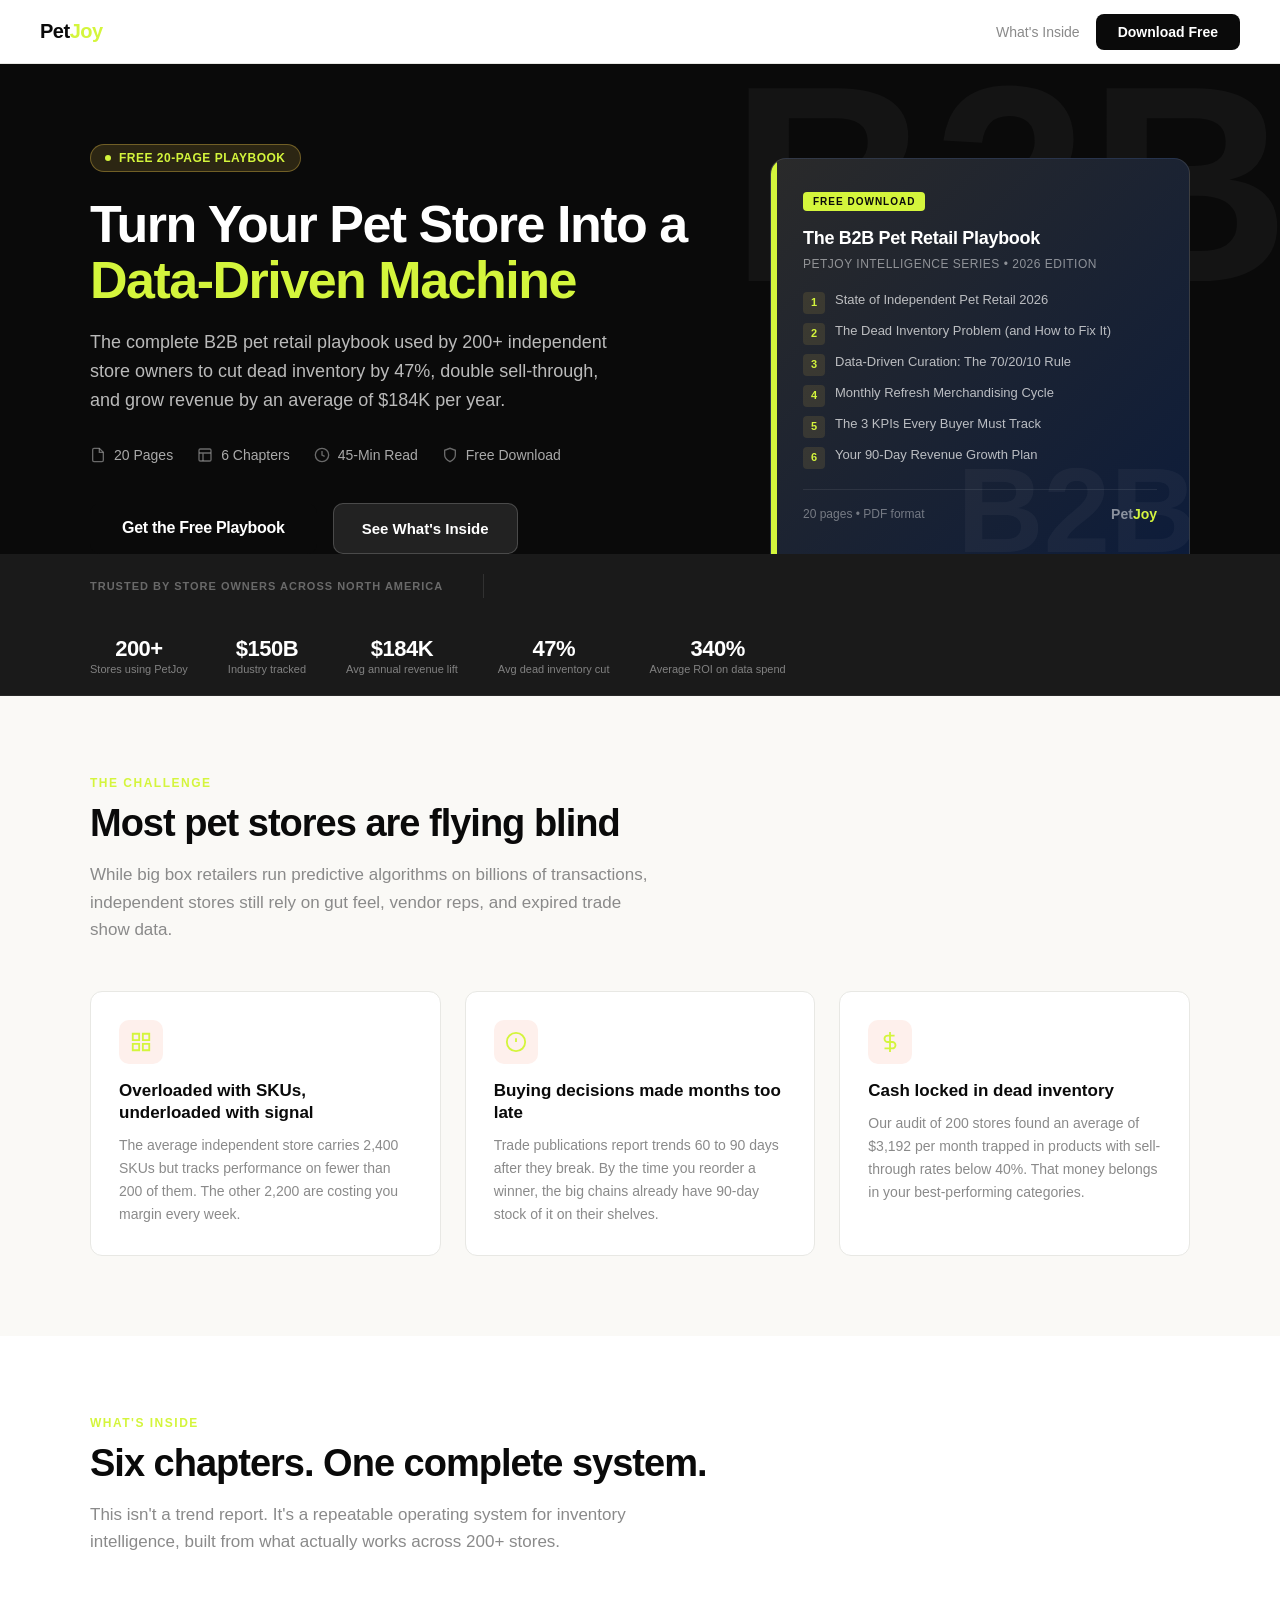
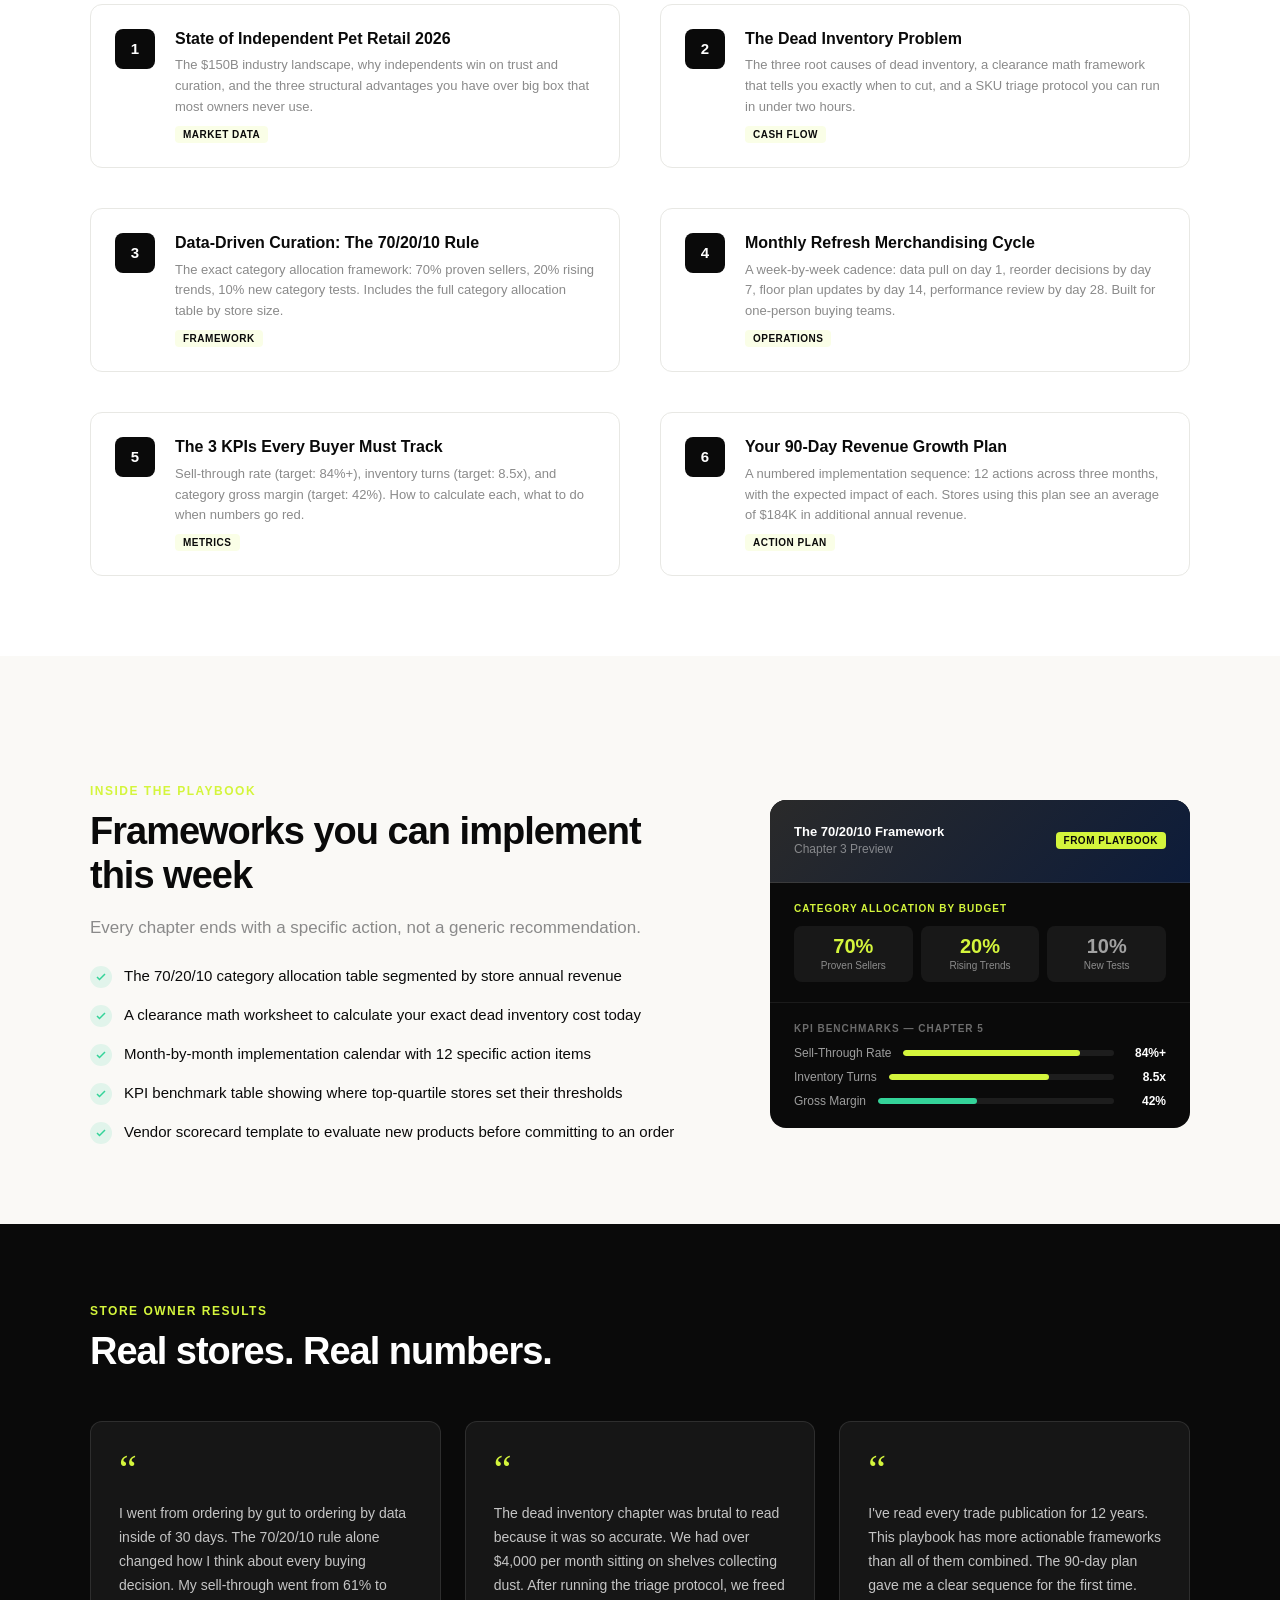
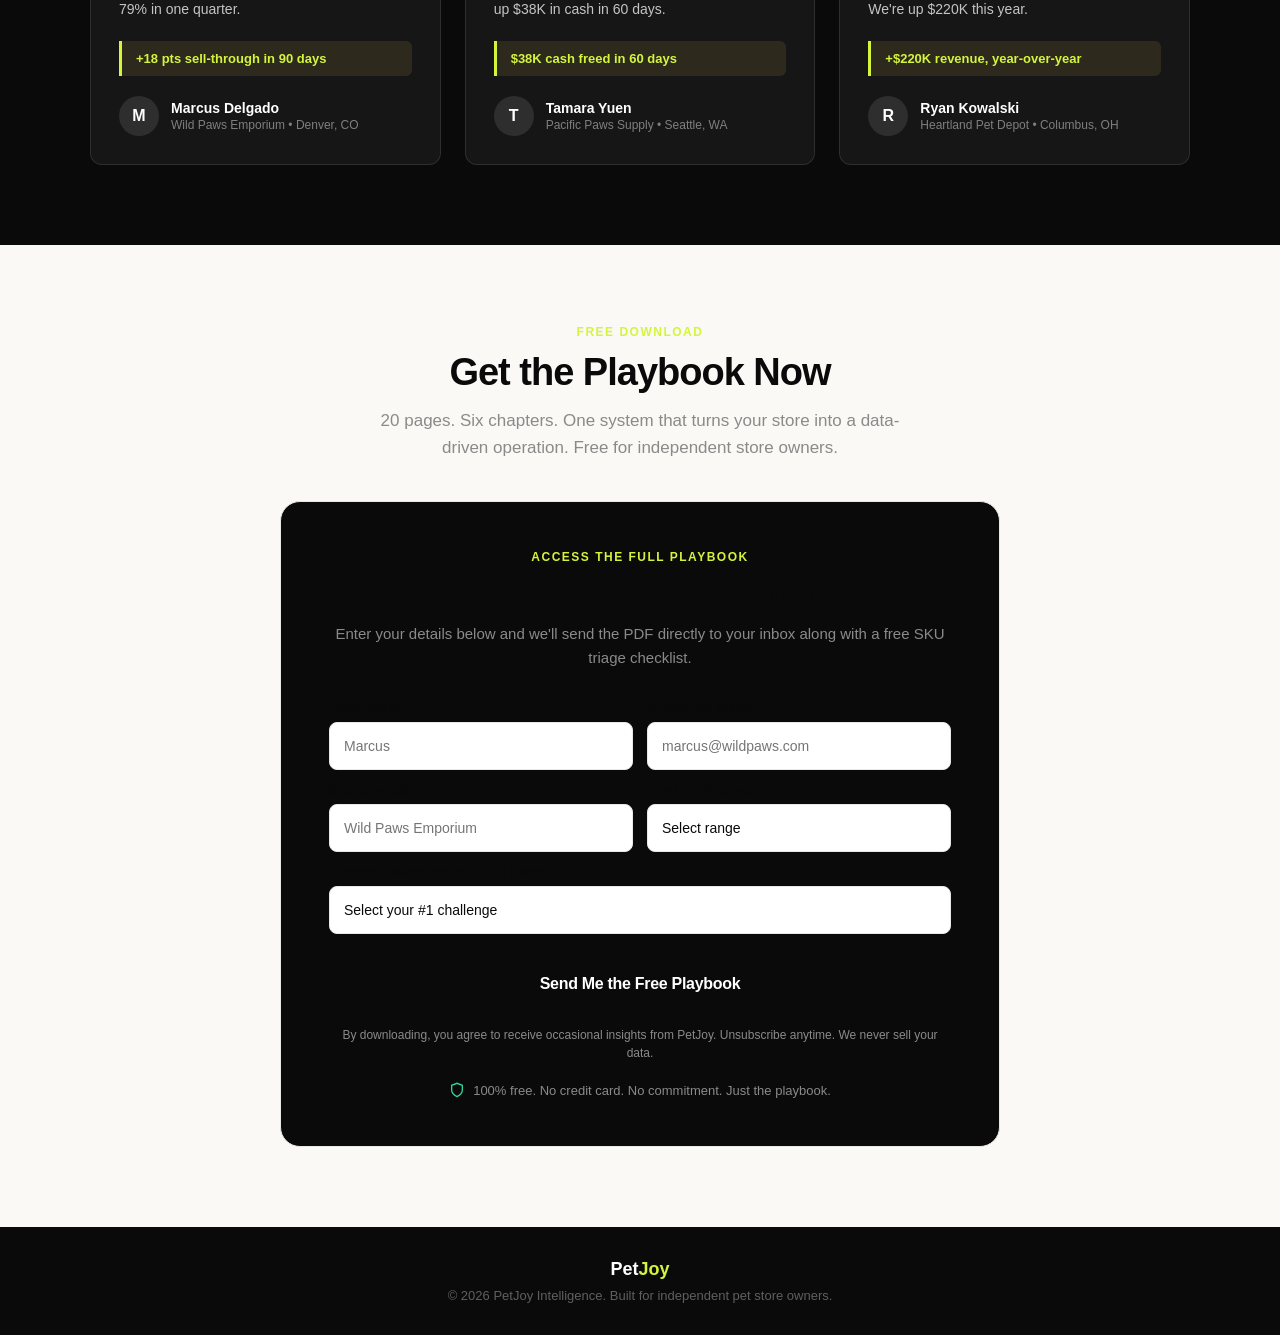
<file: playbook/landing.html>
<!DOCTYPE html>
<html lang="en">
<head>
<meta charset="UTF-8">
<meta name="viewport" content="width=device-width, initial-scale=1.0">
<title>The B2B Pet Retail Playbook — Free 20-Page Guide from PetJoy</title>
<link rel="icon" href="https://founderos.com/favicon.ico">
<style>
  :root {
    --navy: #0A0A0A;
    --navy-mid: #1A1A1A;
    --navy-light: #2A2A2A;
    --coral: #D4F53C;
    --coral-light: rgba(212,245,60,0.12);
    --gold: #D4F53C;
    --gold-light: rgba(212,245,60,0.12);
    --green: #34D399;
    --green-light: rgba(52,211,153,0.12);
    --bg: #FAF9F6;
    --text: #0A0A0A;
    --muted: #8A8A8A;
    --border: #E8E8E4;
    --white: #FFFFFF;
  }

  * { margin: 0; padding: 0; box-sizing: border-box; }
  html { scroll-behavior: smooth; }

  body {
    font-family: 'Helvetica Neue', Helvetica, Arial, sans-serif;
    background: var(--bg);
    color: var(--text);
    -webkit-font-smoothing: antialiased;
  }

  /* NAV */
  nav {
    background: var(--white);
    border-bottom: 1px solid var(--border);
    padding: 0 40px;
    height: 64px;
    display: flex;
    align-items: center;
    justify-content: space-between;
    position: sticky;
    top: 0;
    z-index: 100;
  }

  .nav-logo { font-size: 20px; font-weight: 800; color: var(--navy); text-decoration: none; letter-spacing: -0.5px; }
  .nav-logo span { color: var(--coral); }

  .nav-right { display: flex; align-items: center; gap: 16px; }
  .nav-link { font-size: 14px; color: var(--muted); text-decoration: none; }
  .nav-link:hover { color: var(--navy); }

  .nav-cta {
    background: var(--navy);
    color: var(--white);
    font-size: 14px;
    font-weight: 600;
    padding: 10px 22px;
    border-radius: 8px;
    text-decoration: none;
  }
  .nav-cta:hover { background: var(--navy-mid); }

  /* HERO */
  .hero {
    background: var(--navy);
    padding: 80px 40px 0;
    overflow: hidden;
    position: relative;
  }

  .hero::before {
    content: 'B2B';
    position: absolute;
    right: -10px;
    top: -20px;
    font-size: 280px;
    font-weight: 900;
    color: rgba(255,255,255,0.04);
    pointer-events: none;
    line-height: 1;
  }

  .hero-inner {
    max-width: 1100px;
    margin: 0 auto;
    display: grid;
    grid-template-columns: 1fr 420px;
    gap: 60px;
    align-items: flex-end;
  }

  .hero-label {
    display: inline-flex;
    align-items: center;
    gap: 8px;
    background: rgba(242,201,76,0.15);
    border: 1px solid rgba(242,201,76,0.35);
    color: var(--gold);
    font-size: 12px;
    font-weight: 600;
    padding: 6px 14px;
    border-radius: 100px;
    letter-spacing: 0.5px;
    text-transform: uppercase;
    margin-bottom: 24px;
  }

  .hero-label::before {
    content: '';
    width: 6px;
    height: 6px;
    background: var(--gold);
    border-radius: 50%;
  }

  .hero-title {
    font-size: 52px;
    font-weight: 800;
    color: var(--white);
    line-height: 1.08;
    letter-spacing: -1.5px;
    margin-bottom: 20px;
  }

  .hero-title em {
    font-style: normal;
    color: var(--gold);
  }

  .hero-subtitle {
    font-size: 18px;
    color: rgba(255,255,255,0.72);
    line-height: 1.6;
    margin-bottom: 32px;
    max-width: 520px;
  }

  .hero-meta {
    display: flex;
    align-items: center;
    gap: 24px;
    margin-bottom: 40px;
    flex-wrap: wrap;
  }

  .hero-meta-item {
    display: flex;
    align-items: center;
    gap: 8px;
    font-size: 14px;
    color: rgba(255,255,255,0.65);
  }

  .hero-meta-item svg { opacity: 0.6; flex-shrink: 0; }

  .hero-cta-row {
    display: flex;
    gap: 16px;
    flex-wrap: wrap;
  }

  .btn-primary {
    background: var(--coral);
    color: var(--white);
    font-size: 16px;
    font-weight: 700;
    padding: 16px 32px;
    border-radius: 10px;
    text-decoration: none;
    letter-spacing: -0.3px;
    transition: transform 0.15s, box-shadow 0.15s;
  }
  .btn-primary:hover { transform: translateY(-1px); box-shadow: 0 8px 24px rgba(200,80,42,0.4); }

  .btn-secondary {
    background: rgba(255,255,255,0.1);
    color: var(--white);
    font-size: 15px;
    font-weight: 600;
    padding: 16px 28px;
    border-radius: 10px;
    text-decoration: none;
    border: 1px solid rgba(255,255,255,0.18);
  }
  .btn-secondary:hover { background: rgba(255,255,255,0.15); }

  /* PLAYBOOK PREVIEW CARD */
  .hero-book {
    position: relative;
    padding-bottom: 0;
  }

  .book-card {
    background: linear-gradient(135deg, var(--navy-light) 0%, #0D1C3A 100%);
    border-radius: 16px 16px 0 0;
    padding: 32px;
    border: 1px solid rgba(255,255,255,0.1);
    border-bottom: none;
    position: relative;
    overflow: hidden;
    min-height: 360px;
  }

  .book-card::before {
    content: '';
    position: absolute;
    left: 0;
    top: 0;
    bottom: 0;
    width: 6px;
    background: linear-gradient(180deg, var(--coral) 0%, var(--gold) 100%);
  }

  .book-watermark {
    position: absolute;
    right: -8px;
    bottom: -16px;
    font-size: 120px;
    font-weight: 900;
    color: rgba(255,255,255,0.04);
    line-height: 1;
    pointer-events: none;
  }

  .book-badge {
    display: inline-block;
    background: var(--gold);
    color: var(--navy);
    font-size: 10px;
    font-weight: 700;
    padding: 4px 10px;
    border-radius: 4px;
    text-transform: uppercase;
    letter-spacing: 1px;
    margin-bottom: 16px;
  }

  .book-title {
    font-size: 18px;
    font-weight: 800;
    color: var(--white);
    line-height: 1.3;
    margin-bottom: 6px;
    letter-spacing: -0.3px;
  }

  .book-subtitle {
    font-size: 12px;
    color: rgba(255,255,255,0.5);
    margin-bottom: 20px;
    text-transform: uppercase;
    letter-spacing: 0.5px;
  }

  .book-toc {
    list-style: none;
    display: flex;
    flex-direction: column;
    gap: 8px;
    margin-bottom: 20px;
  }

  .book-toc li {
    display: flex;
    align-items: flex-start;
    gap: 10px;
    font-size: 13px;
    color: rgba(255,255,255,0.7);
    line-height: 1.4;
  }

  .toc-num {
    font-size: 11px;
    font-weight: 700;
    color: var(--gold);
    background: rgba(242,201,76,0.12);
    min-width: 22px;
    height: 22px;
    border-radius: 4px;
    display: flex;
    align-items: center;
    justify-content: center;
    flex-shrink: 0;
    margin-top: 1px;
  }

  .book-footer {
    display: flex;
    align-items: center;
    justify-content: space-between;
    margin-top: 20px;
    padding-top: 16px;
    border-top: 1px solid rgba(255,255,255,0.08);
  }

  .book-pages {
    font-size: 12px;
    color: rgba(255,255,255,0.4);
    font-weight: 500;
  }

  .book-logo {
    font-size: 14px;
    font-weight: 800;
    color: rgba(255,255,255,0.5);
  }
  .book-logo span { color: var(--coral); }

  /* PROOF BAR */
  .proof-bar {
    background: var(--navy-mid);
    padding: 20px 40px;
    border-bottom: 1px solid rgba(255,255,255,0.06);
  }

  .proof-bar-inner {
    max-width: 1100px;
    margin: 0 auto;
    display: flex;
    align-items: center;
    gap: 40px;
    flex-wrap: wrap;
  }

  .proof-label {
    font-size: 11px;
    font-weight: 600;
    color: rgba(255,255,255,0.35);
    text-transform: uppercase;
    letter-spacing: 1px;
    white-space: nowrap;
  }

  .proof-divider {
    width: 1px;
    height: 24px;
    background: rgba(255,255,255,0.1);
  }

  .proof-stats {
    display: flex;
    gap: 40px;
    flex-wrap: wrap;
  }

  .proof-stat {
    text-align: center;
  }

  .proof-stat-num {
    font-size: 22px;
    font-weight: 800;
    color: var(--white);
    letter-spacing: -0.5px;
    line-height: 1;
  }

  .proof-stat-label {
    font-size: 11px;
    color: rgba(255,255,255,0.45);
    margin-top: 3px;
    white-space: nowrap;
  }

  /* SECTION BASE */
  .section {
    padding: 80px 40px;
  }

  .section-inner {
    max-width: 1100px;
    margin: 0 auto;
  }

  .section-eyebrow {
    font-size: 12px;
    font-weight: 700;
    text-transform: uppercase;
    letter-spacing: 1.5px;
    color: var(--coral);
    margin-bottom: 12px;
  }

  .section-title {
    font-size: 38px;
    font-weight: 800;
    color: var(--navy);
    line-height: 1.15;
    letter-spacing: -1px;
    margin-bottom: 16px;
  }

  .section-subtitle {
    font-size: 17px;
    color: var(--muted);
    line-height: 1.6;
    max-width: 560px;
  }

  /* PROBLEM SECTION */
  .problem-section {
    background: var(--bg);
  }

  .problem-grid {
    display: grid;
    grid-template-columns: repeat(3, 1fr);
    gap: 24px;
    margin-top: 48px;
  }

  .problem-card {
    background: var(--white);
    border: 1px solid var(--border);
    border-radius: 12px;
    padding: 28px;
  }

  .problem-icon {
    width: 44px;
    height: 44px;
    background: #FEF0EC;
    border-radius: 10px;
    display: flex;
    align-items: center;
    justify-content: center;
    margin-bottom: 16px;
  }

  .problem-icon svg { color: var(--coral); }

  .problem-card h3 {
    font-size: 17px;
    font-weight: 700;
    color: var(--navy);
    margin-bottom: 10px;
    line-height: 1.3;
  }

  .problem-card p {
    font-size: 14px;
    color: var(--muted);
    line-height: 1.65;
  }

  /* CHAPTERS SECTION */
  .chapters-section {
    background: var(--white);
  }

  .chapters-layout {
    display: grid;
    grid-template-columns: 1fr 1fr;
    gap: 40px;
    margin-top: 48px;
  }

  .chapter-item {
    display: flex;
    gap: 20px;
    align-items: flex-start;
    padding: 24px;
    border: 1px solid var(--border);
    border-radius: 12px;
    transition: border-color 0.2s, box-shadow 0.2s;
  }

  .chapter-item:hover {
    border-color: var(--navy);
    box-shadow: 0 4px 16px rgba(10,22,40,0.08);
  }

  .chapter-num {
    width: 40px;
    height: 40px;
    background: var(--navy);
    color: var(--white);
    font-size: 15px;
    font-weight: 800;
    border-radius: 8px;
    display: flex;
    align-items: center;
    justify-content: center;
    flex-shrink: 0;
  }

  .chapter-content h3 {
    font-size: 16px;
    font-weight: 700;
    color: var(--navy);
    margin-bottom: 6px;
    line-height: 1.3;
  }

  .chapter-content p {
    font-size: 13px;
    color: var(--muted);
    line-height: 1.6;
  }

  .chapter-tag {
    display: inline-block;
    background: var(--gold-light);
    color: #0A0A0A;
    font-size: 10px;
    font-weight: 600;
    padding: 3px 8px;
    border-radius: 4px;
    margin-top: 8px;
    text-transform: uppercase;
    letter-spacing: 0.5px;
  }

  /* PREVIEW SECTION */
  .preview-section {
    background: var(--bg);
  }

  .preview-layout {
    display: grid;
    grid-template-columns: 1fr 420px;
    gap: 60px;
    align-items: center;
    margin-top: 48px;
  }

  .preview-checklist {
    list-style: none;
    display: flex;
    flex-direction: column;
    gap: 16px;
    margin-top: 24px;
  }

  .preview-checklist li {
    display: flex;
    align-items: flex-start;
    gap: 12px;
    font-size: 15px;
    color: var(--text);
    line-height: 1.5;
  }

  .check-icon {
    width: 22px;
    height: 22px;
    background: var(--green-light);
    border-radius: 50%;
    display: flex;
    align-items: center;
    justify-content: center;
    flex-shrink: 0;
    margin-top: 1px;
  }

  .check-icon svg { color: var(--green); }

  .preview-card {
    background: var(--navy);
    border-radius: 16px;
    overflow: hidden;
    position: relative;
  }

  .preview-card-header {
    background: linear-gradient(135deg, var(--navy-light), #0D1C3A);
    padding: 24px;
    border-bottom: 1px solid rgba(255,255,255,0.08);
    display: flex;
    align-items: center;
    justify-content: space-between;
  }

  .preview-card-title {
    font-size: 13px;
    font-weight: 700;
    color: var(--white);
    line-height: 1.3;
  }

  .preview-card-badge {
    background: var(--gold);
    color: var(--navy);
    font-size: 10px;
    font-weight: 700;
    padding: 3px 8px;
    border-radius: 4px;
    text-transform: uppercase;
    letter-spacing: 0.5px;
    white-space: nowrap;
  }

  .framework-box {
    padding: 20px 24px;
    border-bottom: 1px solid rgba(255,255,255,0.07);
  }

  .framework-label {
    font-size: 10px;
    font-weight: 600;
    color: var(--gold);
    text-transform: uppercase;
    letter-spacing: 1px;
    margin-bottom: 12px;
  }

  .framework-row {
    display: grid;
    grid-template-columns: repeat(3, 1fr);
    gap: 8px;
  }

  .framework-cell {
    background: rgba(255,255,255,0.06);
    border-radius: 8px;
    padding: 10px;
    text-align: center;
  }

  .framework-pct {
    font-size: 20px;
    font-weight: 800;
    color: var(--white);
    line-height: 1;
  }

  .framework-name {
    font-size: 10px;
    color: rgba(255,255,255,0.5);
    margin-top: 3px;
    line-height: 1.3;
  }

  .kpi-box {
    padding: 20px 24px;
  }

  .kpi-label {
    font-size: 10px;
    font-weight: 600;
    color: rgba(255,255,255,0.4);
    text-transform: uppercase;
    letter-spacing: 1px;
    margin-bottom: 12px;
  }

  .kpi-row {
    display: flex;
    flex-direction: column;
    gap: 10px;
  }

  .kpi-item {
    display: flex;
    align-items: center;
    justify-content: space-between;
  }

  .kpi-name {
    font-size: 12px;
    color: rgba(255,255,255,0.6);
  }

  .kpi-bar-wrap {
    flex: 1;
    height: 6px;
    background: rgba(255,255,255,0.08);
    border-radius: 3px;
    margin: 0 12px;
    overflow: hidden;
  }

  .kpi-bar {
    height: 100%;
    border-radius: 3px;
  }

  .kpi-val {
    font-size: 12px;
    font-weight: 700;
    color: var(--white);
    min-width: 40px;
    text-align: right;
  }

  /* TESTIMONIALS */
  .testimonials-section {
    background: var(--navy);
    padding: 80px 40px;
  }

  .testimonials-section .section-eyebrow { color: var(--gold); }
  .testimonials-section .section-title { color: var(--white); }

  .testimonials-grid {
    display: grid;
    grid-template-columns: repeat(3, 1fr);
    gap: 24px;
    margin-top: 48px;
  }

  .testimonial-card {
    background: rgba(255,255,255,0.05);
    border: 1px solid rgba(255,255,255,0.1);
    border-radius: 12px;
    padding: 28px;
    position: relative;
  }

  .testimonial-quote {
    font-size: 40px;
    line-height: 1;
    color: var(--gold);
    margin-bottom: 12px;
    font-family: Georgia, serif;
  }

  .testimonial-text {
    font-size: 14px;
    color: rgba(255,255,255,0.75);
    line-height: 1.7;
    margin-bottom: 20px;
  }

  .testimonial-result {
    background: rgba(242,201,76,0.1);
    border-left: 3px solid var(--gold);
    padding: 10px 14px;
    border-radius: 0 6px 6px 0;
    font-size: 13px;
    font-weight: 600;
    color: var(--gold);
    margin-bottom: 20px;
  }

  .testimonial-author {
    display: flex;
    align-items: center;
    gap: 12px;
  }

  .author-avatar {
    width: 40px;
    height: 40px;
    border-radius: 50%;
    background: rgba(255,255,255,0.1);
    display: flex;
    align-items: center;
    justify-content: center;
    font-size: 16px;
    font-weight: 700;
    color: var(--white);
    flex-shrink: 0;
  }

  .author-name {
    font-size: 14px;
    font-weight: 700;
    color: var(--white);
  }

  .author-store {
    font-size: 12px;
    color: rgba(255,255,255,0.45);
    margin-top: 2px;
  }

  /* CTA / FORM SECTION */
  .cta-section {
    background: var(--bg);
    padding: 80px 40px;
  }

  .cta-inner {
    max-width: 720px;
    margin: 0 auto;
    text-align: center;
  }

  .cta-box {
    background: var(--white);
    border: 1px solid var(--border);
    border-radius: 20px;
    padding: 48px;
    margin-top: 40px;
  }

  .cta-box-eyebrow {
    font-size: 12px;
    font-weight: 700;
    text-transform: uppercase;
    letter-spacing: 1.5px;
    color: var(--coral);
    margin-bottom: 12px;
  }

  .cta-box-title {
    font-size: 30px;
    font-weight: 800;
    color: var(--navy);
    line-height: 1.2;
    letter-spacing: -0.8px;
    margin-bottom: 10px;
  }

  .cta-box-sub {
    font-size: 15px;
    color: var(--muted);
    line-height: 1.6;
    margin-bottom: 32px;
  }

  .form-row {
    display: grid;
    grid-template-columns: 1fr 1fr;
    gap: 14px;
    margin-bottom: 14px;
  }

  .form-field {
    display: flex;
    flex-direction: column;
    gap: 6px;
    text-align: left;
  }

  .form-field label {
    font-size: 12px;
    font-weight: 600;
    color: var(--text);
    text-transform: uppercase;
    letter-spacing: 0.5px;
  }

  .form-field input,
  .form-field select {
    height: 48px;
    border: 1.5px solid var(--border);
    border-radius: 8px;
    padding: 0 14px;
    font-family: 'Helvetica Neue', Helvetica, Arial, sans-serif;
    font-size: 14px;
    color: var(--text);
    background: var(--white);
    outline: none;
    transition: border-color 0.2s;
    appearance: none;
    width: 100%;
  }

  .form-field input:focus,
  .form-field select:focus {
    border-color: var(--navy);
  }

  .form-full {
    grid-column: 1 / -1;
  }

  .form-submit {
    width: 100%;
    height: 56px;
    background: var(--navy);
    color: var(--white);
    font-family: 'Helvetica Neue', Helvetica, Arial, sans-serif;
    font-size: 16px;
    font-weight: 700;
    border: none;
    border-radius: 10px;
    cursor: pointer;
    margin-top: 8px;
    letter-spacing: -0.3px;
    transition: background 0.15s, transform 0.15s, box-shadow 0.15s;
  }

  .form-submit:hover {
    background: var(--navy-mid);
    transform: translateY(-1px);
    box-shadow: 0 8px 24px rgba(10,22,40,0.2);
  }

  .form-privacy {
    font-size: 12px;
    color: var(--muted);
    margin-top: 14px;
    line-height: 1.5;
  }

  .form-guarantee {
    display: flex;
    align-items: center;
    justify-content: center;
    gap: 8px;
    margin-top: 20px;
    font-size: 13px;
    color: var(--muted);
  }

  .form-guarantee svg { color: var(--green); flex-shrink: 0; }

  /* FOOTER */
  footer {
    background: var(--navy);
    padding: 32px 40px;
    text-align: center;
  }

  .footer-logo { font-size: 18px; font-weight: 800; color: var(--white); margin-bottom: 8px; }
  .footer-logo span { color: var(--coral); }
  .footer-copy { font-size: 13px; color: rgba(255,255,255,0.35); }

  /* RESPONSIVE */
  @media (max-width: 900px) {
    .hero-inner { grid-template-columns: 1fr; }
    .hero-book { display: none; }
    .hero-title { font-size: 38px; }
    .problem-grid { grid-template-columns: 1fr; }
    .chapters-layout { grid-template-columns: 1fr; }
    .preview-layout { grid-template-columns: 1fr; }
    .testimonials-grid { grid-template-columns: 1fr; }
    .form-row { grid-template-columns: 1fr; }
    .proof-stats { gap: 20px; }
    .section-title { font-size: 28px; }
  }

/* ===== FOS BRAND SPEC OVERRIDES ===== */
.hero, .cover, .cta-box, .callout-box { background: var(--text) !important; }
.btn-primary, .nav-cta, .rc-cta, .form-submit { background: var(--text) !important; color: #FFFFFF !important; border-color: var(--text) !important; }
.btn-primary:hover, .nav-cta:hover, .rc-cta:hover, .form-submit:hover { opacity: 0.85; }
.hero h1 em, .cover h1 em, .hero em { color: var(--lime, #D4F53C) !important; }
.hero-eyebrow, .cover-eyebrow { background: rgba(212,245,60,0.12); border: 1px solid rgba(212,245,60,0.4); color: var(--lime, #D4F53C); }
.hero-eyebrow::before, .cover-eyebrow::before { background: var(--lime, #D4F53C); }</style>
</head>
<body>

<!-- NAV -->
<nav>
  <a href="#" class="nav-logo">Pet<span>Joy</span></a>
  <div class="nav-right">
    <a href="#chapters" class="nav-link">What's Inside</a>
    <a href="#form" class="nav-cta">Download Free</a>
  </div>
</nav>

<!-- HERO -->
<section class="hero">
  <div class="hero-inner">
    <div class="hero-copy">
      <div class="hero-label">Free 20-Page Playbook</div>
      <h1 class="hero-title">Turn Your Pet Store Into a <em>Data-Driven Machine</em></h1>
      <p class="hero-subtitle">The complete B2B pet retail playbook used by 200+ independent store owners to cut dead inventory by 47%, double sell-through, and grow revenue by an average of $184K per year.</p>
      <div class="hero-meta">
        <div class="hero-meta-item">
          <svg width="16" height="16" viewBox="0 0 24 24" fill="none" stroke="currentColor" stroke-width="2"><path d="M14 2H6a2 2 0 0 0-2 2v16a2 2 0 0 0 2 2h12a2 2 0 0 0 2-2V8z"/><polyline points="14 2 14 8 20 8"/></svg>
          20 Pages
        </div>
        <div class="hero-meta-item">
          <svg width="16" height="16" viewBox="0 0 24 24" fill="none" stroke="currentColor" stroke-width="2"><rect x="3" y="3" width="18" height="18" rx="2"/><path d="M3 9h18M9 21V9"/></svg>
          6 Chapters
        </div>
        <div class="hero-meta-item">
          <svg width="16" height="16" viewBox="0 0 24 24" fill="none" stroke="currentColor" stroke-width="2"><circle cx="12" cy="12" r="10"/><polyline points="12 6 12 12 16 14"/></svg>
          45-Min Read
        </div>
        <div class="hero-meta-item">
          <svg width="16" height="16" viewBox="0 0 24 24" fill="none" stroke="currentColor" stroke-width="2"><path d="M12 22s8-4 8-10V5l-8-3-8 3v7c0 6 8 10 8 10z"/></svg>
          Free Download
        </div>
      </div>
      <div class="hero-cta-row">
        <a href="#form" class="btn-primary">Get the Free Playbook</a>
        <a href="#chapters" class="btn-secondary">See What's Inside</a>
      </div>
    </div>

    <!-- BOOK CARD -->
    <div class="hero-book">
      <div class="book-card">
        <div class="book-watermark">B2B</div>
        <div class="book-badge">Free Download</div>
        <div class="book-title">The B2B Pet Retail Playbook</div>
        <div class="book-subtitle">PetJoy Intelligence Series &bull; 2026 Edition</div>
        <ul class="book-toc">
          <li>
            <span class="toc-num">1</span>
            State of Independent Pet Retail 2026
          </li>
          <li>
            <span class="toc-num">2</span>
            The Dead Inventory Problem (and How to Fix It)
          </li>
          <li>
            <span class="toc-num">3</span>
            Data-Driven Curation: The 70/20/10 Rule
          </li>
          <li>
            <span class="toc-num">4</span>
            Monthly Refresh Merchandising Cycle
          </li>
          <li>
            <span class="toc-num">5</span>
            The 3 KPIs Every Buyer Must Track
          </li>
          <li>
            <span class="toc-num">6</span>
            Your 90-Day Revenue Growth Plan
          </li>
        </ul>
        <div class="book-footer">
          <span class="book-pages">20 pages &bull; PDF format</span>
          <span class="book-logo">Pet<span>Joy</span></span>
        </div>
      </div>
    </div>
  </div>
</section>

<!-- PROOF BAR -->
<div class="proof-bar">
  <div class="proof-bar-inner">
    <span class="proof-label">Trusted by store owners across North America</span>
    <div class="proof-divider"></div>
    <div class="proof-stats">
      <div class="proof-stat">
        <div class="proof-stat-num">200+</div>
        <div class="proof-stat-label">Stores using PetJoy</div>
      </div>
      <div class="proof-stat">
        <div class="proof-stat-num">$150B</div>
        <div class="proof-stat-label">Industry tracked</div>
      </div>
      <div class="proof-stat">
        <div class="proof-stat-num">$184K</div>
        <div class="proof-stat-label">Avg annual revenue lift</div>
      </div>
      <div class="proof-stat">
        <div class="proof-stat-num">47%</div>
        <div class="proof-stat-label">Avg dead inventory cut</div>
      </div>
      <div class="proof-stat">
        <div class="proof-stat-num">340%</div>
        <div class="proof-stat-label">Average ROI on data spend</div>
      </div>
    </div>
  </div>
</div>

<!-- PROBLEM SECTION -->
<section class="section problem-section">
  <div class="section-inner">
    <p class="section-eyebrow">The Challenge</p>
    <h2 class="section-title">Most pet stores are flying blind</h2>
    <p class="section-subtitle">While big box retailers run predictive algorithms on billions of transactions, independent stores still rely on gut feel, vendor reps, and expired trade show data.</p>
    <div class="problem-grid">
      <div class="problem-card">
        <div class="problem-icon">
          <svg width="22" height="22" viewBox="0 0 24 24" fill="none" stroke="currentColor" stroke-width="2"><path d="M3 3h7v7H3zM14 3h7v7h-7zM14 14h7v7h-7zM3 14h7v7H3z"/></svg>
        </div>
        <h3>Overloaded with SKUs, underloaded with signal</h3>
        <p>The average independent store carries 2,400 SKUs but tracks performance on fewer than 200 of them. The other 2,200 are costing you margin every week.</p>
      </div>
      <div class="problem-card">
        <div class="problem-icon">
          <svg width="22" height="22" viewBox="0 0 24 24" fill="none" stroke="currentColor" stroke-width="2"><circle cx="12" cy="12" r="10"/><line x1="12" y1="8" x2="12" y2="12"/><line x1="12" y1="16" x2="12.01" y2="16"/></svg>
        </div>
        <h3>Buying decisions made months too late</h3>
        <p>Trade publications report trends 60 to 90 days after they break. By the time you reorder a winner, the big chains already have 90-day stock of it on their shelves.</p>
      </div>
      <div class="problem-card">
        <div class="problem-icon">
          <svg width="22" height="22" viewBox="0 0 24 24" fill="none" stroke="currentColor" stroke-width="2"><line x1="12" y1="1" x2="12" y2="23"/><path d="M17 5H9.5a3.5 3.5 0 0 0 0 7h5a3.5 3.5 0 0 1 0 7H6"/></svg>
        </div>
        <h3>Cash locked in dead inventory</h3>
        <p>Our audit of 200 stores found an average of $3,192 per month trapped in products with sell-through rates below 40%. That money belongs in your best-performing categories.</p>
      </div>
    </div>
  </div>
</section>

<!-- CHAPTERS SECTION -->
<section class="section chapters-section" id="chapters">
  <div class="section-inner">
    <p class="section-eyebrow">What's Inside</p>
    <h2 class="section-title">Six chapters. One complete system.</h2>
    <p class="section-subtitle">This isn't a trend report. It's a repeatable operating system for inventory intelligence, built from what actually works across 200+ stores.</p>
    <div class="chapters-layout">
      <div class="chapter-item">
        <div class="chapter-num">1</div>
        <div class="chapter-content">
          <h3>State of Independent Pet Retail 2026</h3>
          <p>The $150B industry landscape, why independents win on trust and curation, and the three structural advantages you have over big box that most owners never use.</p>
          <span class="chapter-tag">Market Data</span>
        </div>
      </div>
      <div class="chapter-item">
        <div class="chapter-num">2</div>
        <div class="chapter-content">
          <h3>The Dead Inventory Problem</h3>
          <p>The three root causes of dead inventory, a clearance math framework that tells you exactly when to cut, and a SKU triage protocol you can run in under two hours.</p>
          <span class="chapter-tag">Cash Flow</span>
        </div>
      </div>
      <div class="chapter-item">
        <div class="chapter-num">3</div>
        <div class="chapter-content">
          <h3>Data-Driven Curation: The 70/20/10 Rule</h3>
          <p>The exact category allocation framework: 70% proven sellers, 20% rising trends, 10% new category tests. Includes the full category allocation table by store size.</p>
          <span class="chapter-tag">Framework</span>
        </div>
      </div>
      <div class="chapter-item">
        <div class="chapter-num">4</div>
        <div class="chapter-content">
          <h3>Monthly Refresh Merchandising Cycle</h3>
          <p>A week-by-week cadence: data pull on day 1, reorder decisions by day 7, floor plan updates by day 14, performance review by day 28. Built for one-person buying teams.</p>
          <span class="chapter-tag">Operations</span>
        </div>
      </div>
      <div class="chapter-item">
        <div class="chapter-num">5</div>
        <div class="chapter-content">
          <h3>The 3 KPIs Every Buyer Must Track</h3>
          <p>Sell-through rate (target: 84%+), inventory turns (target: 8.5x), and category gross margin (target: 42%). How to calculate each, what to do when numbers go red.</p>
          <span class="chapter-tag">Metrics</span>
        </div>
      </div>
      <div class="chapter-item">
        <div class="chapter-num">6</div>
        <div class="chapter-content">
          <h3>Your 90-Day Revenue Growth Plan</h3>
          <p>A numbered implementation sequence: 12 actions across three months, with the expected impact of each. Stores using this plan see an average of $184K in additional annual revenue.</p>
          <span class="chapter-tag">Action Plan</span>
        </div>
      </div>
    </div>
  </div>
</section>

<!-- PREVIEW SECTION -->
<section class="section preview-section">
  <div class="section-inner">
    <div class="preview-layout">
      <div>
        <p class="section-eyebrow">Inside the Playbook</p>
        <h2 class="section-title">Frameworks you can implement this week</h2>
        <p class="section-subtitle">Every chapter ends with a specific action, not a generic recommendation.</p>
        <ul class="preview-checklist">
          <li>
            <div class="check-icon">
              <svg width="12" height="12" viewBox="0 0 24 24" fill="none" stroke="currentColor" stroke-width="3"><polyline points="20 6 9 17 4 12"/></svg>
            </div>
            The 70/20/10 category allocation table segmented by store annual revenue
          </li>
          <li>
            <div class="check-icon">
              <svg width="12" height="12" viewBox="0 0 24 24" fill="none" stroke="currentColor" stroke-width="3"><polyline points="20 6 9 17 4 12"/></svg>
            </div>
            A clearance math worksheet to calculate your exact dead inventory cost today
          </li>
          <li>
            <div class="check-icon">
              <svg width="12" height="12" viewBox="0 0 24 24" fill="none" stroke="currentColor" stroke-width="3"><polyline points="20 6 9 17 4 12"/></svg>
            </div>
            Month-by-month implementation calendar with 12 specific action items
          </li>
          <li>
            <div class="check-icon">
              <svg width="12" height="12" viewBox="0 0 24 24" fill="none" stroke="currentColor" stroke-width="3"><polyline points="20 6 9 17 4 12"/></svg>
            </div>
            KPI benchmark table showing where top-quartile stores set their thresholds
          </li>
          <li>
            <div class="check-icon">
              <svg width="12" height="12" viewBox="0 0 24 24" fill="none" stroke="currentColor" stroke-width="3"><polyline points="20 6 9 17 4 12"/></svg>
            </div>
            Vendor scorecard template to evaluate new products before committing to an order
          </li>
        </ul>
      </div>

      <div class="preview-card">
        <div class="preview-card-header">
          <div class="preview-card-title">The 70/20/10 Framework<br><span style="font-weight:400;font-size:12px;color:rgba(255,255,255,0.45)">Chapter 3 Preview</span></div>
          <div class="preview-card-badge">From Playbook</div>
        </div>
        <div class="framework-box">
          <div class="framework-label">Category Allocation by Budget</div>
          <div class="framework-row">
            <div class="framework-cell">
              <div class="framework-pct" style="color:var(--gold)">70%</div>
              <div class="framework-name">Proven Sellers</div>
            </div>
            <div class="framework-cell">
              <div class="framework-pct" style="color:var(--coral)">20%</div>
              <div class="framework-name">Rising Trends</div>
            </div>
            <div class="framework-cell">
              <div class="framework-pct" style="color:rgba(255,255,255,0.6)">10%</div>
              <div class="framework-name">New Tests</div>
            </div>
          </div>
        </div>
        <div class="kpi-box">
          <div class="kpi-label">KPI Benchmarks — Chapter 5</div>
          <div class="kpi-row">
            <div class="kpi-item">
              <span class="kpi-name">Sell-Through Rate</span>
              <div class="kpi-bar-wrap">
                <div class="kpi-bar" style="width:84%;background:var(--gold);"></div>
              </div>
              <span class="kpi-val">84%+</span>
            </div>
            <div class="kpi-item">
              <span class="kpi-name">Inventory Turns</span>
              <div class="kpi-bar-wrap">
                <div class="kpi-bar" style="width:71%;background:var(--coral);"></div>
              </div>
              <span class="kpi-val">8.5x</span>
            </div>
            <div class="kpi-item">
              <span class="kpi-name">Gross Margin</span>
              <div class="kpi-bar-wrap">
                <div class="kpi-bar" style="width:42%;background:var(--green);"></div>
              </div>
              <span class="kpi-val">42%</span>
            </div>
          </div>
        </div>
      </div>
    </div>
  </div>
</section>

<!-- TESTIMONIALS -->
<section class="testimonials-section">
  <div class="section-inner">
    <p class="section-eyebrow">Store Owner Results</p>
    <h2 class="section-title" style="color:var(--white)">Real stores. Real numbers.</h2>
    <div class="testimonials-grid">
      <div class="testimonial-card">
        <div class="testimonial-quote">&ldquo;</div>
        <p class="testimonial-text">I went from ordering by gut to ordering by data inside of 30 days. The 70/20/10 rule alone changed how I think about every buying decision. My sell-through went from 61% to 79% in one quarter.</p>
        <div class="testimonial-result">+18 pts sell-through in 90 days</div>
        <div class="testimonial-author">
          <div class="author-avatar">M</div>
          <div>
            <div class="author-name">Marcus Delgado</div>
            <div class="author-store">Wild Paws Emporium &bull; Denver, CO</div>
          </div>
        </div>
      </div>
      <div class="testimonial-card">
        <div class="testimonial-quote">&ldquo;</div>
        <p class="testimonial-text">The dead inventory chapter was brutal to read because it was so accurate. We had over $4,000 per month sitting on shelves collecting dust. After running the triage protocol, we freed up $38K in cash in 60 days.</p>
        <div class="testimonial-result">$38K cash freed in 60 days</div>
        <div class="testimonial-author">
          <div class="author-avatar">T</div>
          <div>
            <div class="author-name">Tamara Yuen</div>
            <div class="author-store">Pacific Paws Supply &bull; Seattle, WA</div>
          </div>
        </div>
      </div>
      <div class="testimonial-card">
        <div class="testimonial-quote">&ldquo;</div>
        <p class="testimonial-text">I've read every trade publication for 12 years. This playbook has more actionable frameworks than all of them combined. The 90-day plan gave me a clear sequence for the first time. We're up $220K this year.</p>
        <div class="testimonial-result">+$220K revenue, year-over-year</div>
        <div class="testimonial-author">
          <div class="author-avatar">R</div>
          <div>
            <div class="author-name">Ryan Kowalski</div>
            <div class="author-store">Heartland Pet Depot &bull; Columbus, OH</div>
          </div>
        </div>
      </div>
    </div>
  </div>
</section>

<!-- CTA FORM -->
<section class="cta-section" id="form">
  <div class="cta-inner">
    <p class="section-eyebrow" style="text-align:center">Free Download</p>
    <h2 class="section-title" style="text-align:center;margin:0 auto 12px;">Get the Playbook Now</h2>
    <p class="section-subtitle" style="text-align:center;margin:0 auto;">20 pages. Six chapters. One system that turns your store into a data-driven operation. Free for independent store owners.</p>
    <div class="cta-box">
      <p class="cta-box-eyebrow">Access the Full Playbook</p>
      <h3 class="cta-box-title">The B2B Pet Retail Playbook</h3>
      <p class="cta-box-sub">Enter your details below and we'll send the PDF directly to your inbox along with a free SKU triage checklist.</p>
      <form onsubmit="return false;">
        <div class="form-row">
          <div class="form-field">
            <label for="fname">First Name</label>
            <input type="text" id="fname" placeholder="Marcus" autocomplete="given-name">
          </div>
          <div class="form-field">
            <label for="email">Business Email</label>
            <input type="email" id="email" placeholder="marcus@wildpaws.com" autocomplete="email">
          </div>
        </div>
        <div class="form-row">
          <div class="form-field">
            <label for="store">Store Name</label>
            <input type="text" id="store" placeholder="Wild Paws Emporium">
          </div>
          <div class="form-field">
            <label for="revenue">Annual Revenue</label>
            <select id="revenue">
              <option value="" disabled selected>Select range</option>
              <option>Under $500K</option>
              <option>$500K - $1M</option>
              <option>$1M - $3M</option>
              <option>$3M - $5M</option>
              <option>Over $5M</option>
            </select>
          </div>
        </div>
        <div class="form-row">
          <div class="form-field form-full">
            <label for="challenge">Biggest Inventory Challenge</label>
            <select id="challenge">
              <option value="" disabled selected>Select your #1 challenge</option>
              <option>Too much dead inventory</option>
              <option>Missing trends before big box</option>
              <option>Low sell-through rates</option>
              <option>Cash flow tied up in stock</option>
              <option>No clear buying framework</option>
              <option>Other</option>
            </select>
          </div>
        </div>
        <button type="submit" class="form-submit">Send Me the Free Playbook</button>
        <p class="form-privacy">By downloading, you agree to receive occasional insights from PetJoy. Unsubscribe anytime. We never sell your data.</p>
      </form>
      <div class="form-guarantee">
        <svg width="16" height="16" viewBox="0 0 24 24" fill="none" stroke="currentColor" stroke-width="2"><path d="M12 22s8-4 8-10V5l-8-3-8 3v7c0 6 8 10 8 10z"/></svg>
        100% free. No credit card. No commitment. Just the playbook.
      </div>
    </div>
  </div>
</section>

<!-- FOOTER -->
<footer>
  <div class="footer-logo">Pet<span>Joy</span></div>
  <p class="footer-copy">&copy; 2026 PetJoy Intelligence. Built for independent pet store owners.</p>
</footer>

</body>
</html>
</file>
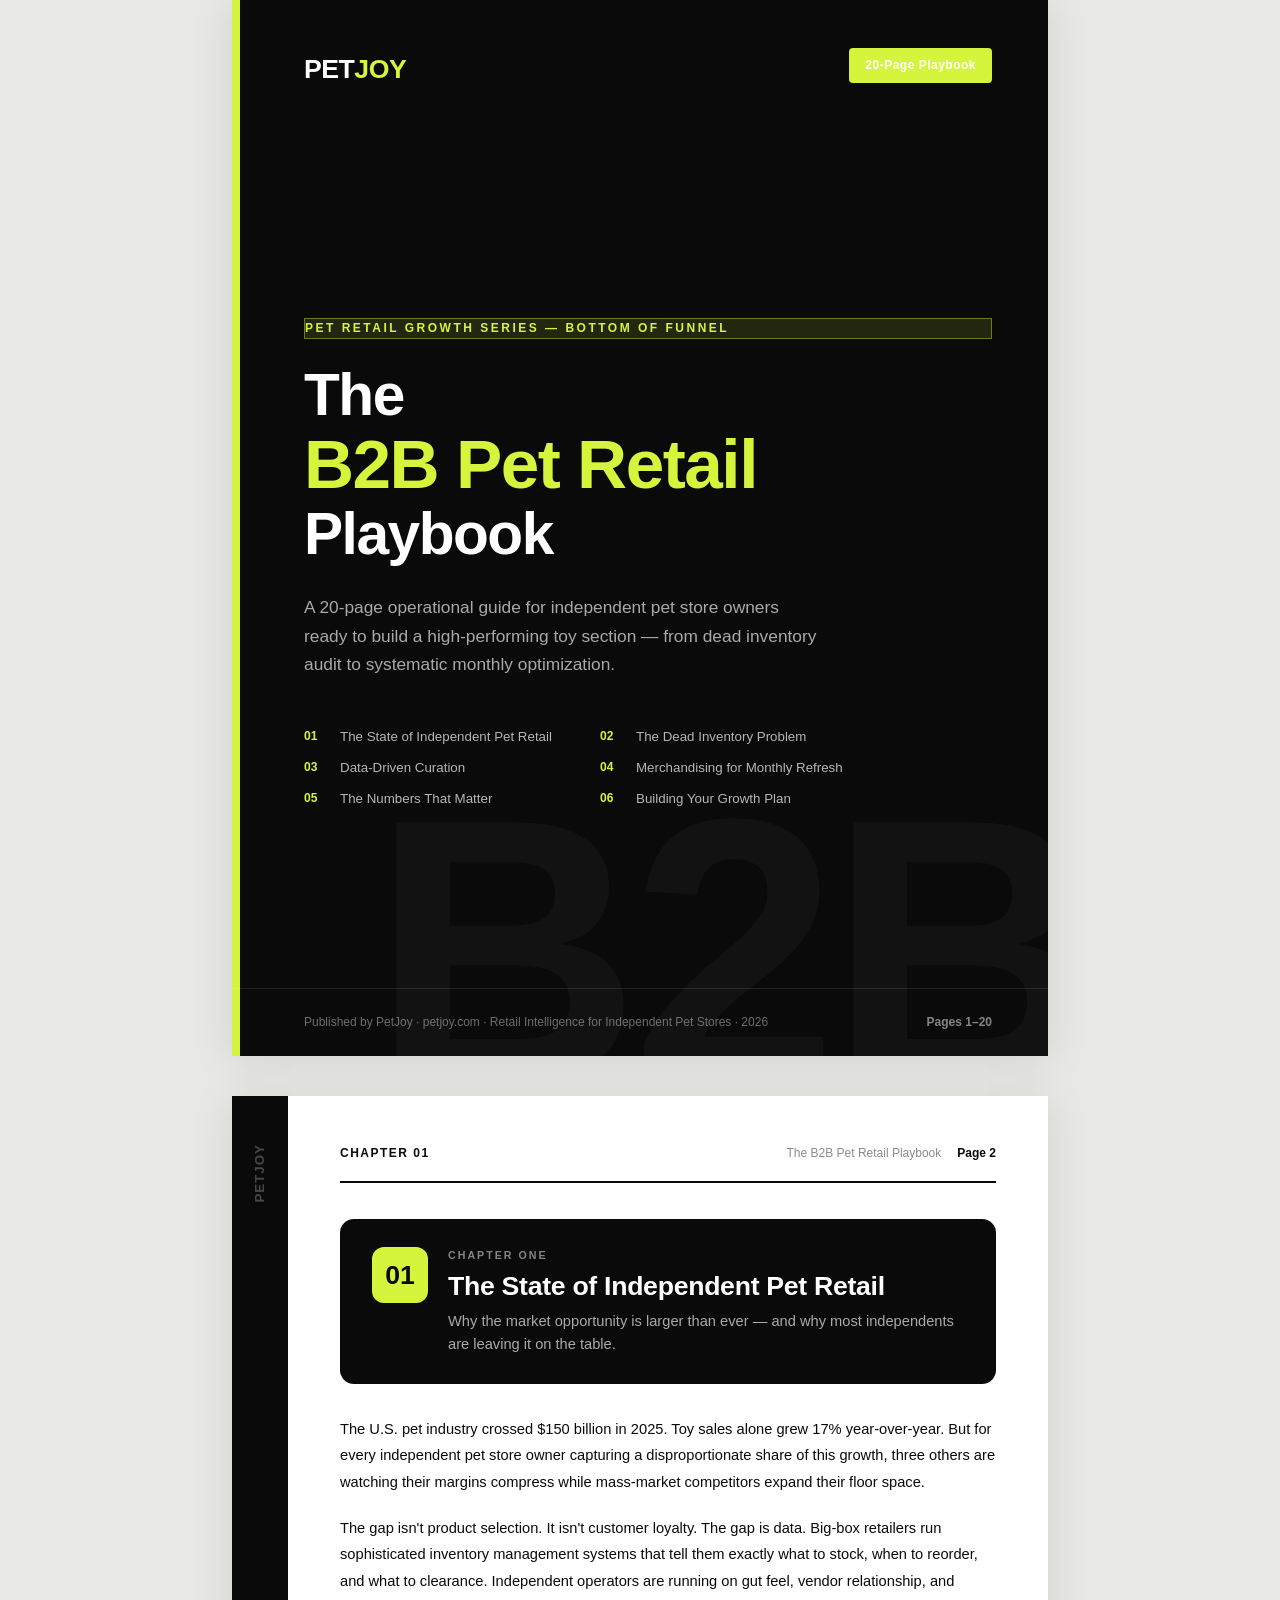
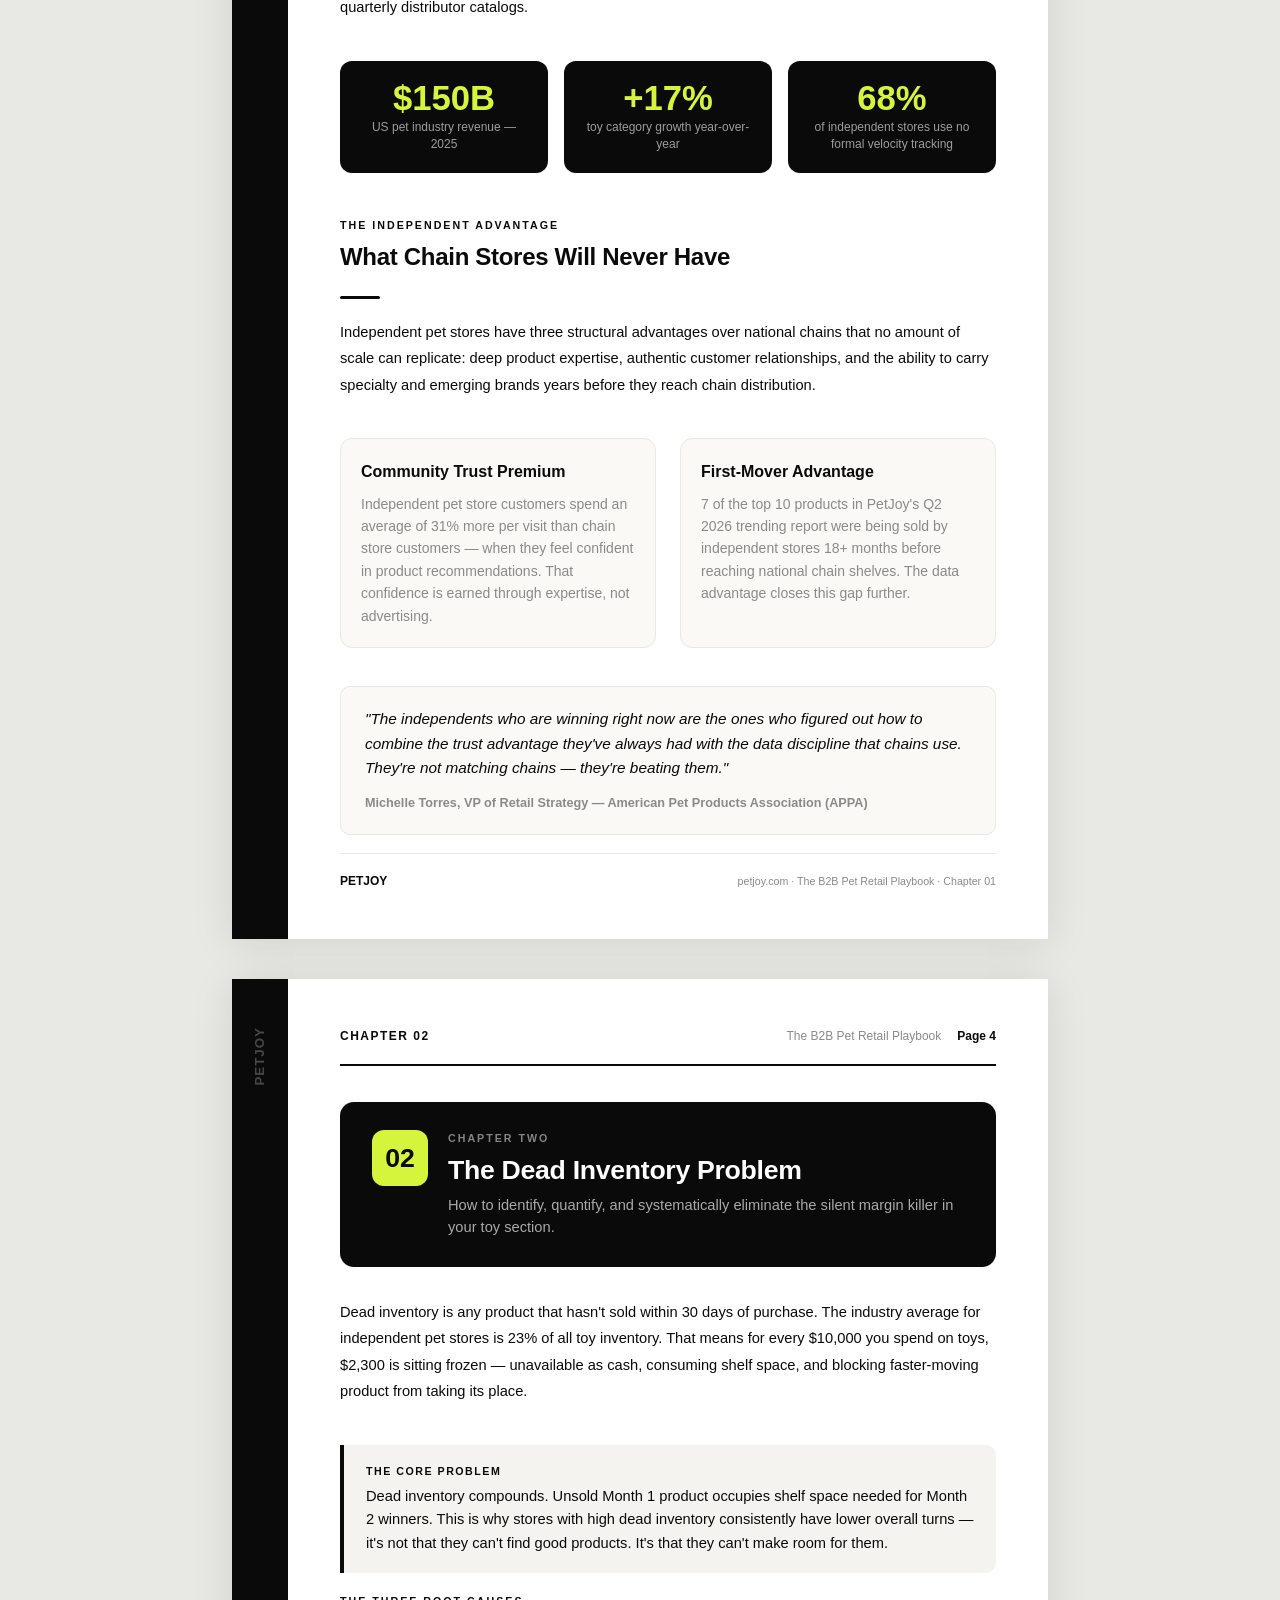
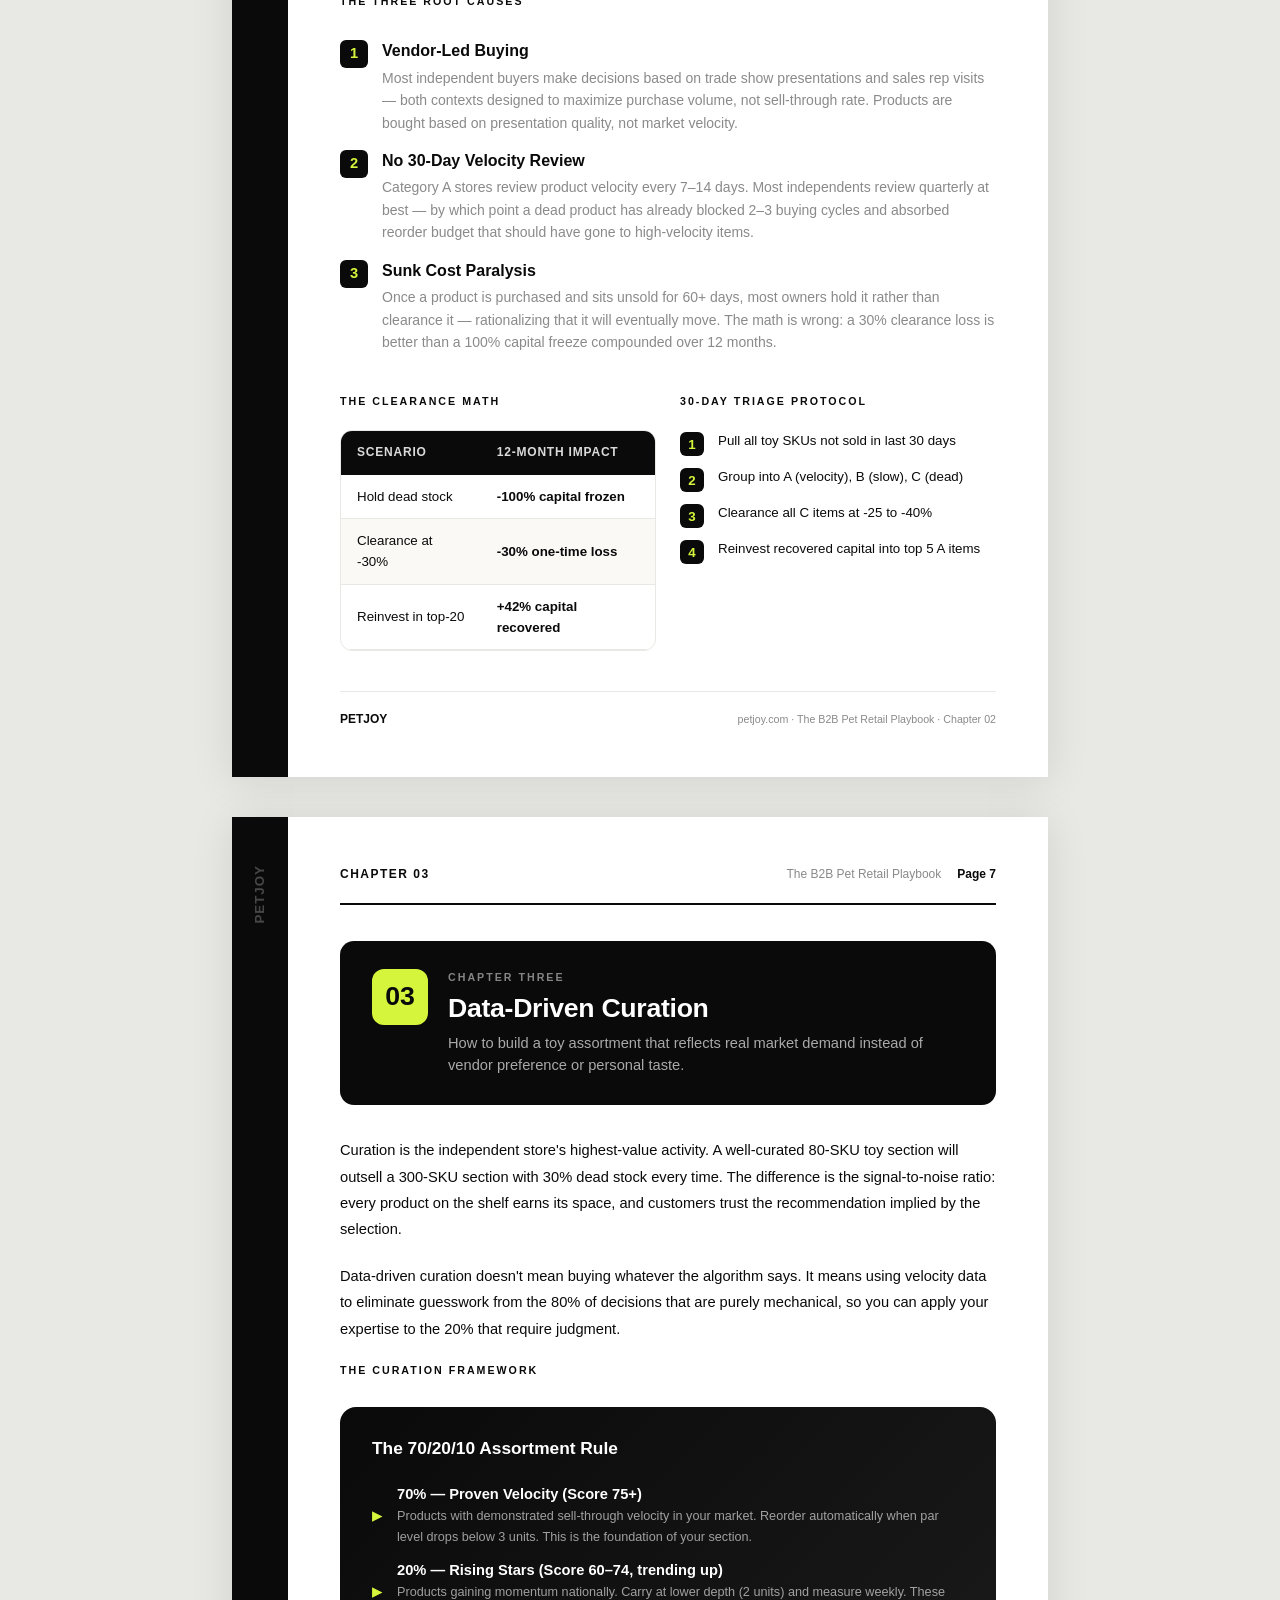
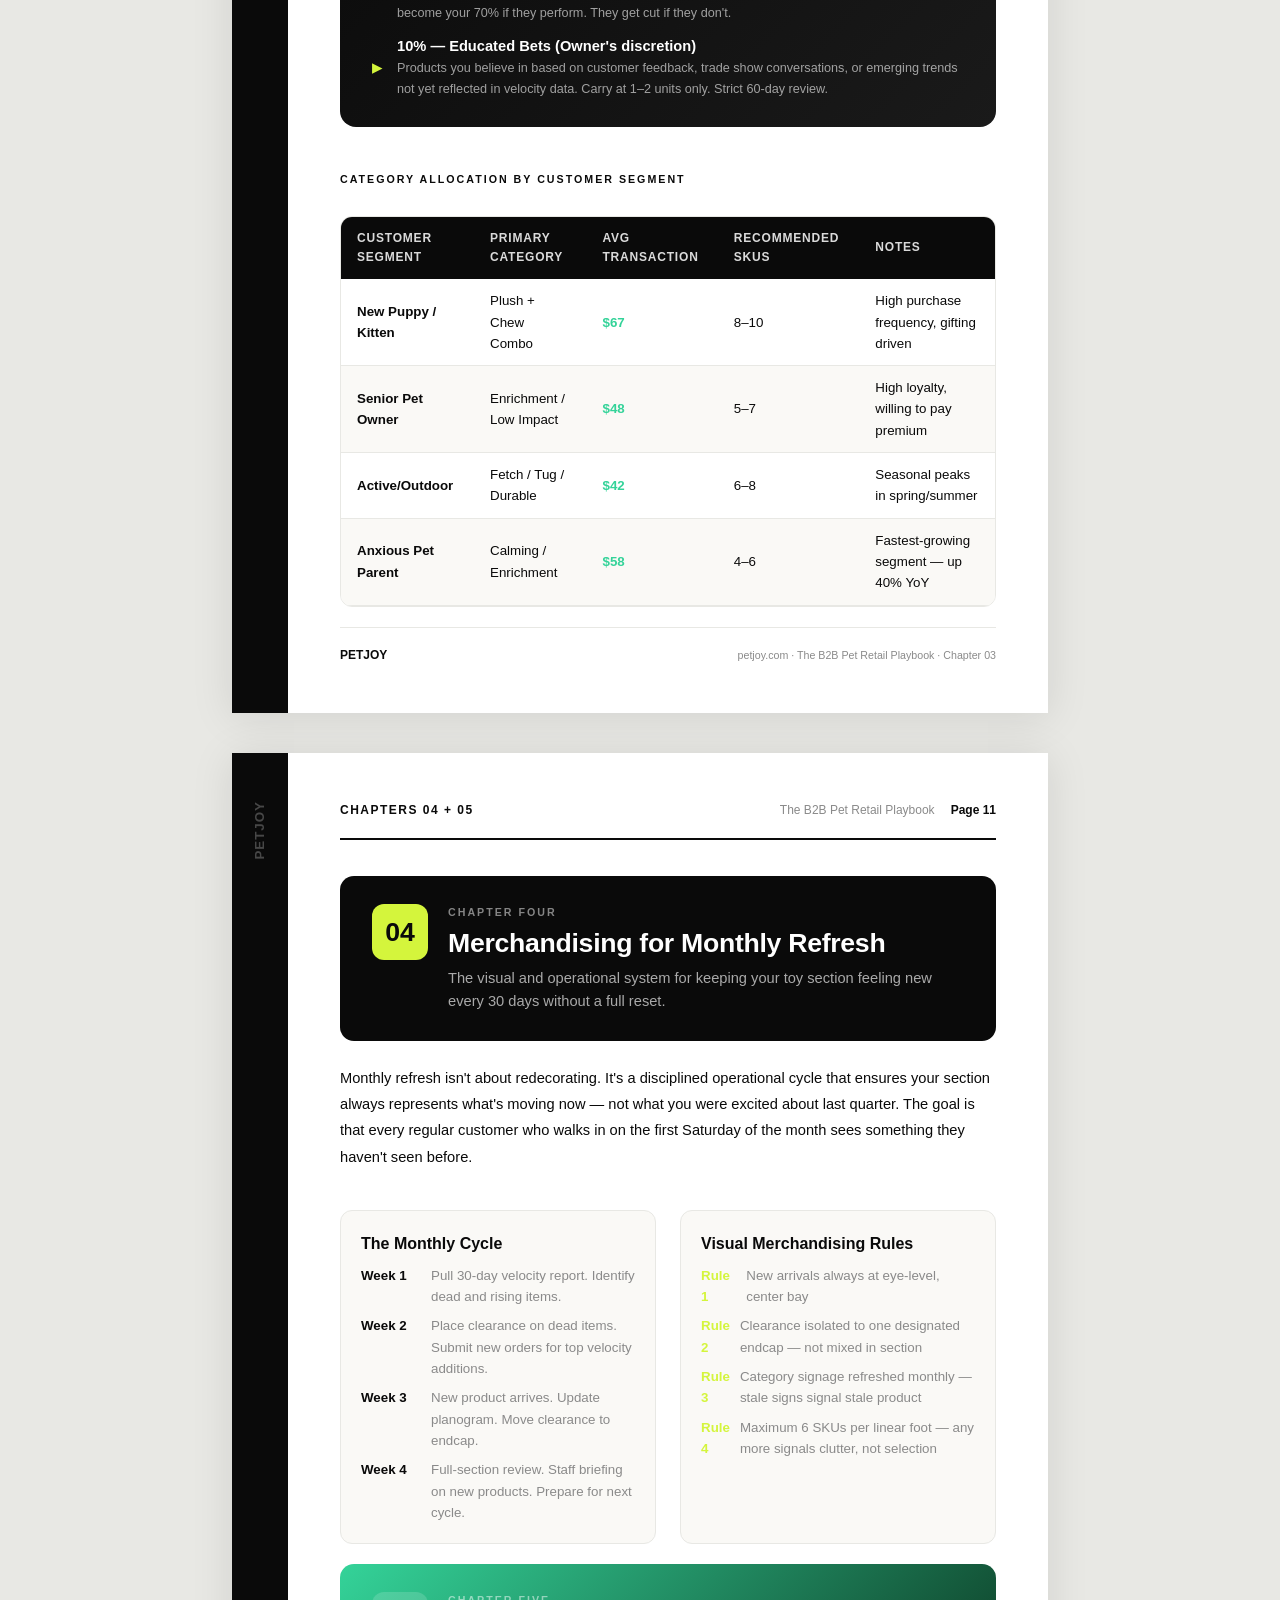
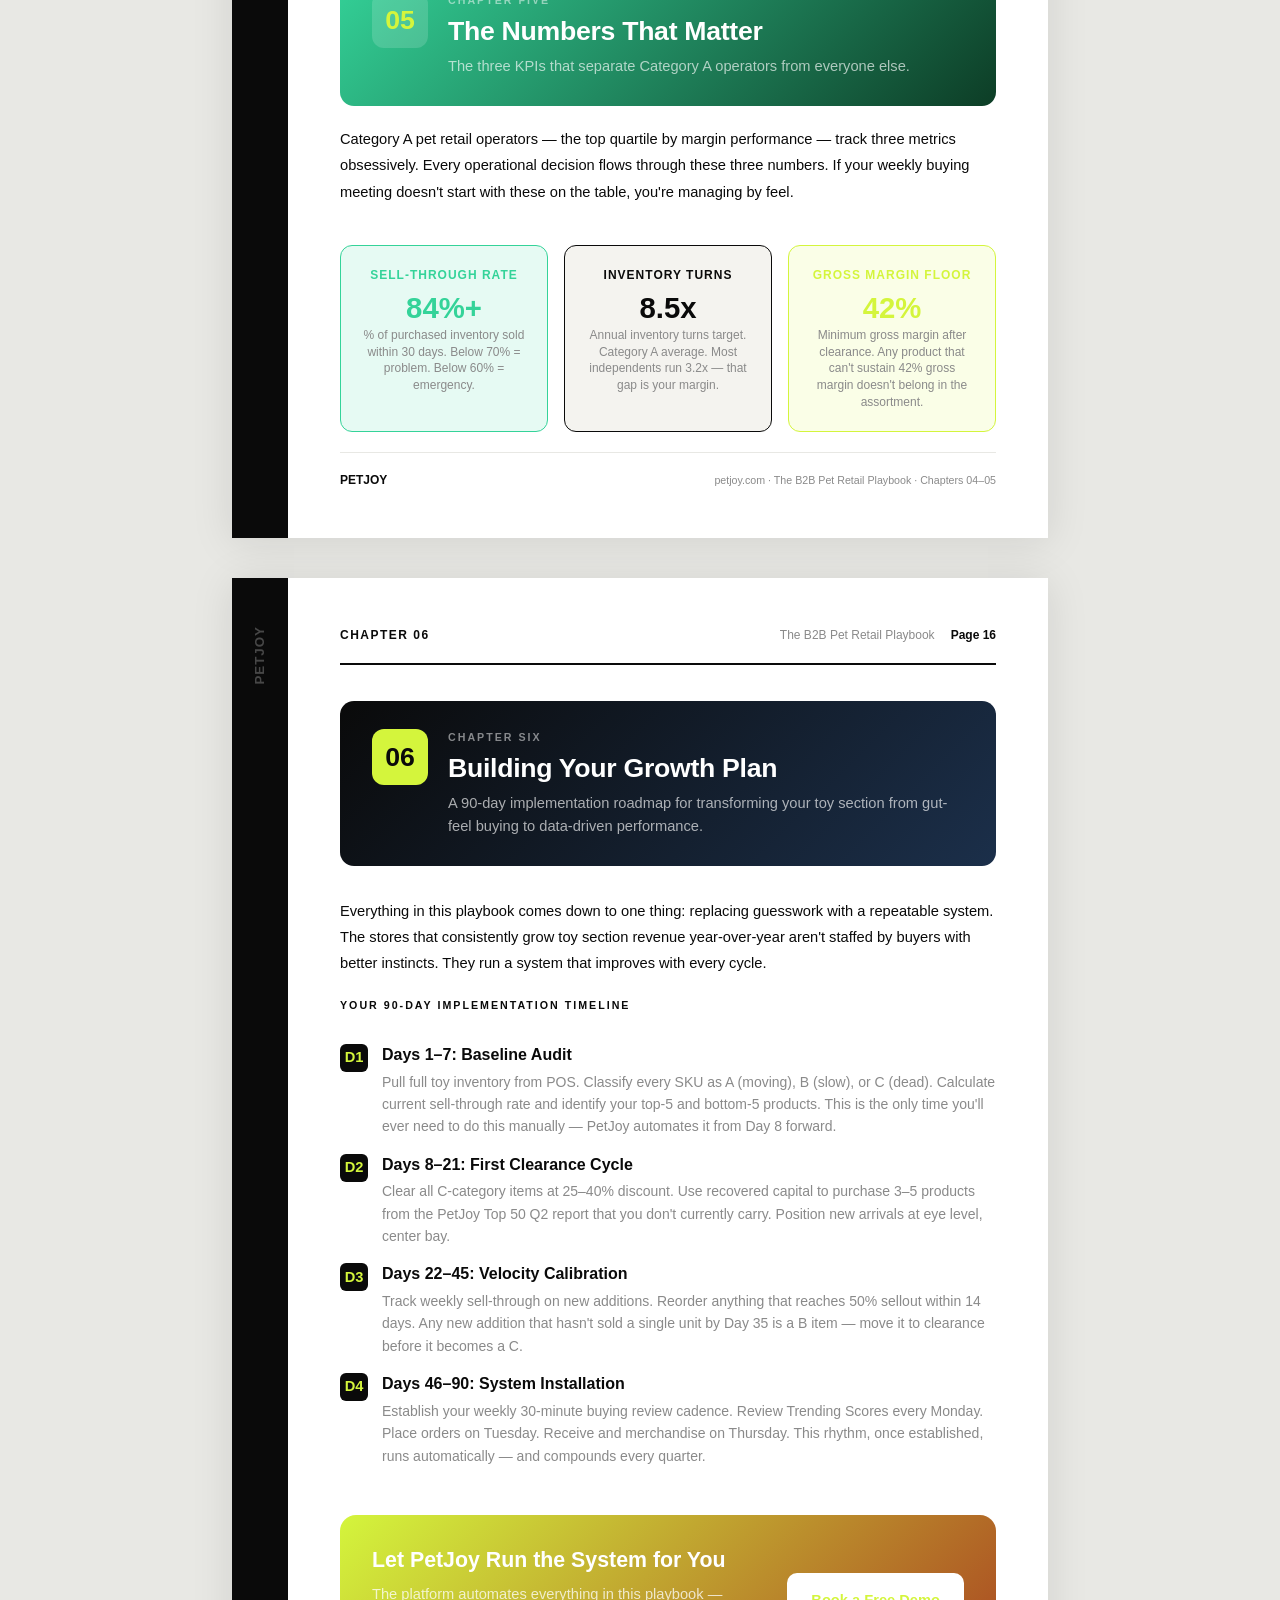
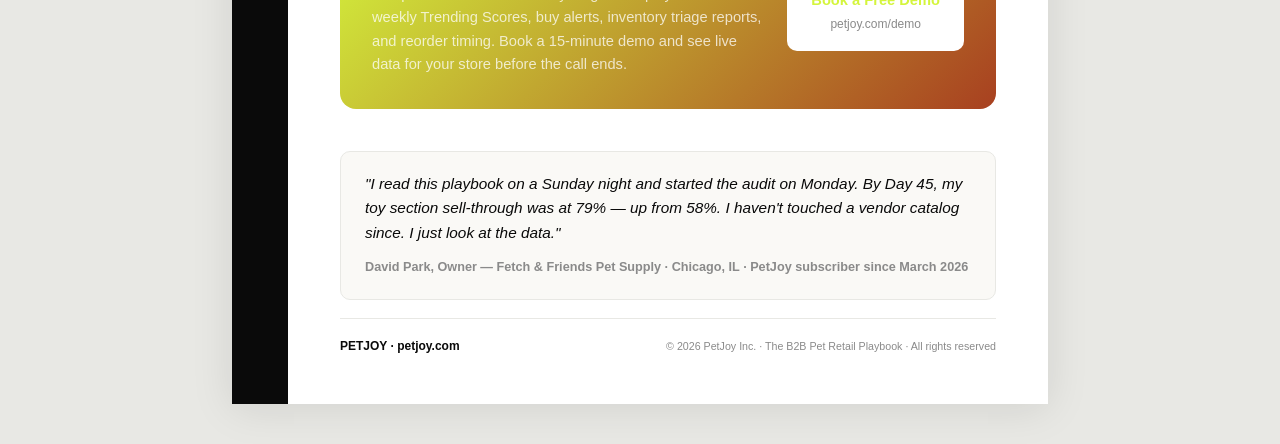
<file: playbook/pdf.html>
<!DOCTYPE html>
<html lang="en">
<head>
<meta charset="UTF-8">
<meta name="viewport" content="width=device-width, initial-scale=1.0">
<title>The B2B Pet Retail Playbook — PetJoy</title>
<link rel="icon" href="https://founderos.com/favicon.ico">
<style>
  :root {
    --navy: #0A0A0A;
    --navy-mid: #1A1A1A;
    --navy-light: #F4F3EF;
    --coral: #D4F53C;
    --coral-light: rgba(212,245,60,0.12);
    --green: #34D399;
    --green-light: rgba(52,211,153,0.12);
    --gold: #D4F53C;
    --bg: #FAF9F6;
    --text: #0A0A0A;
    --muted: #8A8A8A;
    --border: #E8E8E4;
    --white: #FFFFFF;
  }

  * { margin: 0; padding: 0; box-sizing: border-box; }

  body {
    font-family: 'Helvetica Neue', Helvetica, Arial, sans-serif;
    background: #E8E8E4;
    color: var(--text);
    font-size: 11pt;
    line-height: 1.6;
  }

  .page {
    width: 8.5in;
    min-height: 11in;
    margin: 0 auto 40px;
    background: var(--white);
    position: relative;
    overflow: hidden;
    box-shadow: 0 4px 40px rgba(0,0,0,0.1);
  }

  @media print {
    body { background: white; }
    .page { margin: 0; box-shadow: none; page-break-after: always; width: 100%; }
    .page:last-child { page-break-after: avoid; }
  }

  /* COVER */
  .cover {
    background: var(--navy);
    min-height: 11in;
    display: flex;
    flex-direction: column;
    position: relative;
    overflow: hidden;
  }

  .cover-bg-text {
    position: absolute;
    bottom: -80px;
    right: -40px;
    font-size: 280pt;
    font-weight: 900;
    color: rgba(255,255,255,0.03);
    line-height: 1;
    pointer-events: none;
    letter-spacing: -10px;
  }

  .cover-stripe {
    position: absolute;
    top: 0;
    left: 0;
    width: 8px;
    height: 100%;
    background: linear-gradient(180deg, var(--coral) 0%, var(--gold) 100%);
  }

  .cover-top {
    padding: 48px 56px 48px 72px;
    display: flex;
    justify-content: space-between;
    align-items: flex-start;
    position: relative;
    z-index: 1;
  }

  .logo {
    font-size: 20pt;
    font-weight: 800;
    color: var(--white);
    letter-spacing: -0.5px;
  }

  .logo span { color: var(--gold); }

  .cover-badge {
    background: var(--coral);
    color: var(--white);
    font-size: 9pt;
    font-weight: 700;
    letter-spacing: 0.5px;
    padding: 8px 16px;
    border-radius: 4px;
  }

  .cover-body {
    flex: 1;
    padding: 0 56px 0 72px;
    display: flex;
    flex-direction: column;
    justify-content: center;
    position: relative;
    z-index: 1;
  }

  .cover-eyebrow {
    font-size: 9pt;
    font-weight: 600;
    letter-spacing: 2.5px;
    text-transform: uppercase;
    color: var(--gold);
    margin-bottom: 24px;
  }

  .cover-title {
    font-size: 44pt;
    font-weight: 900;
    color: var(--white);
    line-height: 1.08;
    letter-spacing: -1.5px;
    margin-bottom: 28px;
  }

  .cover-title span {
    display: block;
    font-size: 52pt;
    color: var(--gold);
  }

  .cover-desc {
    font-size: 13pt;
    color: rgba(255,255,255,0.65);
    max-width: 520px;
    line-height: 1.65;
    margin-bottom: 48px;
  }

  .toc-preview {
    display: grid;
    grid-template-columns: 1fr 1fr;
    gap: 12px;
    max-width: 580px;
  }

  .toc-item {
    display: flex;
    align-items: center;
    gap: 12px;
  }

  .toc-num {
    font-size: 9pt;
    font-weight: 700;
    color: var(--gold);
    min-width: 24px;
  }

  .toc-title {
    font-size: 10pt;
    color: rgba(255,255,255,0.7);
    line-height: 1.3;
  }

  .cover-bottom {
    padding: 24px 56px 24px 72px;
    border-top: 1px solid rgba(255,255,255,0.1);
    display: flex;
    justify-content: space-between;
    align-items: center;
    position: relative;
    z-index: 1;
  }

  .cover-bottom-text { font-size: 9pt; color: rgba(255,255,255,0.4); }
  .cover-page-count { font-size: 9pt; font-weight: 600; color: rgba(255,255,255,0.5); }

  /* INNER PAGES */
  .page-inner {
    display: flex;
    min-height: 11in;
  }

  .sidebar {
    width: 56px;
    background: var(--navy);
    flex-shrink: 0;
    display: flex;
    flex-direction: column;
    align-items: center;
    padding: 48px 0;
  }

  .sidebar-logo {
    writing-mode: vertical-lr;
    transform: rotate(180deg);
    font-size: 10pt;
    font-weight: 800;
    color: rgba(255,255,255,0.25);
    letter-spacing: 1px;
  }

  .page-content {
    flex: 1;
    padding: 48px 52px;
    display: flex;
    flex-direction: column;
  }

  .page-header {
    display: flex;
    justify-content: space-between;
    align-items: center;
    margin-bottom: 36px;
    padding-bottom: 18px;
    border-bottom: 2px solid var(--navy);
  }

  .ph-chapter {
    font-size: 9pt;
    font-weight: 700;
    letter-spacing: 1.5px;
    text-transform: uppercase;
    color: var(--navy);
  }

  .ph-right { display: flex; gap: 16px; align-items: center; }
  .ph-report { font-size: 9pt; color: var(--muted); }
  .ph-page { font-size: 9pt; font-weight: 600; color: var(--navy); }

  .chapter-header {
    background: var(--navy);
    border-radius: 14px;
    padding: 28px 32px;
    margin-bottom: 32px;
    display: flex;
    align-items: flex-start;
    gap: 20px;
  }

  .chapter-num-badge {
    background: var(--gold);
    color: var(--navy);
    font-size: 20pt;
    font-weight: 900;
    width: 56px;
    height: 56px;
    border-radius: 12px;
    display: flex;
    align-items: center;
    justify-content: center;
    flex-shrink: 0;
  }

  .chapter-header-body { flex: 1; }

  .chapter-eyebrow {
    font-size: 8pt;
    font-weight: 700;
    letter-spacing: 2px;
    text-transform: uppercase;
    color: rgba(255,255,255,0.5);
    margin-bottom: 6px;
  }

  .chapter-title {
    font-size: 20pt;
    font-weight: 800;
    color: var(--white);
    line-height: 1.2;
    letter-spacing: -0.3px;
  }

  .chapter-sub {
    font-size: 11pt;
    color: rgba(255,255,255,0.65);
    margin-top: 8px;
    line-height: 1.55;
  }

  .section-eyebrow {
    font-size: 8pt;
    font-weight: 700;
    letter-spacing: 2px;
    text-transform: uppercase;
    color: var(--navy);
    margin-bottom: 8px;
  }

  .section-title {
    font-size: 18pt;
    font-weight: 800;
    color: var(--navy);
    line-height: 1.25;
    letter-spacing: -0.3px;
    margin-bottom: 12px;
  }

  .body-text {
    font-size: 11pt;
    color: var(--text);
    line-height: 1.8;
    margin-bottom: 20px;
  }

  .divider {
    width: 40px;
    height: 3px;
    background: var(--navy);
    border-radius: 2px;
    margin: 12px 0 20px;
  }

  .callout {
    background: var(--navy-light);
    border-left: 4px solid var(--navy);
    border-radius: 0 10px 10px 0;
    padding: 18px 22px;
    margin: 20px 0;
  }

  .callout-label {
    font-size: 8pt;
    font-weight: 700;
    letter-spacing: 1.5px;
    text-transform: uppercase;
    color: var(--navy);
    margin-bottom: 5px;
  }

  .callout p { font-size: 11pt; color: var(--navy); font-weight: 500; line-height: 1.6; }

  .stat-trio {
    display: grid;
    grid-template-columns: repeat(3, 1fr);
    gap: 16px;
    margin: 20px 0;
  }

  .stat-card {
    background: var(--navy);
    border-radius: 12px;
    padding: 20px;
    text-align: center;
  }

  .stat-num {
    font-size: 26pt;
    font-weight: 900;
    color: var(--gold);
    line-height: 1;
    margin-bottom: 4px;
  }

  .stat-label { font-size: 9pt; color: rgba(255,255,255,0.6); line-height: 1.4; }

  .two-col { display: grid; grid-template-columns: 1fr 1fr; gap: 24px; margin: 20px 0; }

  .data-card {
    background: var(--bg);
    border: 1px solid var(--border);
    border-radius: 12px;
    padding: 20px;
  }

  .data-card-title { font-size: 12pt; font-weight: 700; color: var(--navy); margin-bottom: 8px; }
  .data-card p { font-size: 10.5pt; color: var(--muted); line-height: 1.6; }

  .numbered-list {
    list-style: none;
    display: flex;
    flex-direction: column;
    gap: 14px;
    margin: 20px 0;
  }

  .numbered-list li {
    display: flex;
    gap: 14px;
    align-items: flex-start;
  }

  .nl-num {
    background: var(--navy);
    color: var(--gold);
    font-size: 11pt;
    font-weight: 800;
    width: 28px;
    height: 28px;
    border-radius: 6px;
    display: flex;
    align-items: center;
    justify-content: center;
    flex-shrink: 0;
    margin-top: 2px;
  }

  .nl-body { flex: 1; }
  .nl-title { font-size: 12pt; font-weight: 700; color: var(--navy); margin-bottom: 3px; }
  .nl-desc { font-size: 10.5pt; color: var(--muted); line-height: 1.6; }

  .framework-box {
    background: linear-gradient(135deg, var(--navy) 0%, var(--navy-mid) 100%);
    border-radius: 16px;
    padding: 28px 32px;
    margin: 20px 0;
  }

  .framework-box-title {
    font-size: 13pt;
    font-weight: 800;
    color: var(--white);
    margin-bottom: 20px;
  }

  .framework-steps {
    display: flex;
    flex-direction: column;
    gap: 12px;
  }

  .framework-step {
    display: flex;
    gap: 14px;
    align-items: center;
  }

  .fs-arrow {
    color: var(--gold);
    font-size: 16pt;
    flex-shrink: 0;
  }

  .fs-body { flex: 1; }
  .fs-title { font-size: 11pt; font-weight: 700; color: var(--white); }
  .fs-desc { font-size: 9.5pt; color: rgba(255,255,255,0.6); }

  .table-wrapper { margin: 20px 0; overflow: hidden; border-radius: 12px; border: 1px solid var(--border); }

  .data-table { width: 100%; border-collapse: collapse; }

  .data-table thead th {
    background: var(--navy);
    color: rgba(255,255,255,0.85);
    font-size: 9pt;
    font-weight: 700;
    text-transform: uppercase;
    letter-spacing: 0.8px;
    padding: 12px 16px;
    text-align: left;
  }

  .data-table tbody tr:nth-child(even) { background: var(--bg); }

  .data-table tbody td {
    padding: 11px 16px;
    font-size: 10pt;
    color: var(--text);
    border-bottom: 1px solid var(--border);
    vertical-align: middle;
  }

  .metric-positive { color: var(--green); font-weight: 700; }
  .metric-negative { color: var(--coral); font-weight: 700; }

  .kpi-grid {
    display: grid;
    grid-template-columns: repeat(3, 1fr);
    gap: 16px;
    margin: 20px 0;
  }

  .kpi-card {
    border: 1.5px solid var(--border);
    border-radius: 12px;
    padding: 20px;
    text-align: center;
  }

  .kpi-card.green { border-color: var(--green); background: var(--green-light); }
  .kpi-card.coral { border-color: var(--coral); background: var(--coral-light); }
  .kpi-card.navy { border-color: var(--navy); background: var(--navy-light); }

  .kpi-label {
    font-size: 9pt;
    font-weight: 600;
    text-transform: uppercase;
    letter-spacing: 1px;
    color: var(--muted);
    margin-bottom: 8px;
  }

  .kpi-card.green .kpi-label { color: var(--green); }
  .kpi-card.coral .kpi-label { color: var(--coral); }
  .kpi-card.navy .kpi-label { color: var(--navy); }

  .kpi-target {
    font-size: 22pt;
    font-weight: 900;
    color: var(--navy);
    line-height: 1;
    margin-bottom: 4px;
  }

  .kpi-card.green .kpi-target { color: var(--green); }
  .kpi-card.coral .kpi-target { color: var(--coral); }

  .kpi-desc { font-size: 9pt; color: var(--muted); line-height: 1.4; }

  .cta-chapter {
    background: linear-gradient(135deg, var(--coral) 0%, #A84020 100%);
    border-radius: 16px;
    padding: 32px;
    margin: 24px 0;
    display: flex;
    justify-content: space-between;
    align-items: center;
    gap: 24px;
  }

  .cta-chapter-body h3 {
    font-size: 16pt;
    font-weight: 800;
    color: var(--white);
    margin-bottom: 8px;
    line-height: 1.3;
  }

  .cta-chapter-body p { font-size: 11pt; color: rgba(255,255,255,0.75); line-height: 1.6; }

  .cta-chapter-action {
    background: var(--white);
    border-radius: 10px;
    padding: 16px 24px;
    text-align: center;
    flex-shrink: 0;
  }

  .cta-chapter-action div:first-child {
    font-size: 11pt;
    font-weight: 700;
    color: var(--coral);
    margin-bottom: 3px;
  }

  .cta-chapter-action div:last-child { font-size: 9pt; color: var(--muted); }

  /* PAGE FOOTER */
  .page-footer {
    margin-top: auto;
    padding-top: 18px;
    border-top: 1px solid var(--border);
    display: flex;
    justify-content: space-between;
    align-items: center;
  }

  .pf-brand { font-size: 9pt; font-weight: 700; color: var(--navy); }
  .pf-text { font-size: 8pt; color: var(--muted); }

  blockquote {
    background: var(--bg);
    border-radius: 10px;
    padding: 20px 24px;
    border: 1px solid var(--border);
    margin: 18px 0;
  }

  blockquote p { font-size: 11.5pt; font-style: italic; color: var(--navy); line-height: 1.6; margin-bottom: 10px; }
  blockquote cite { font-size: 9.5pt; font-weight: 600; color: var(--muted); font-style: normal; }

/* ===== FOS BRAND SPEC OVERRIDES ===== */
.hero, .cover, .cta-box, .callout-box { background: var(--text) !important; }
.btn-primary, .nav-cta, .rc-cta, .form-submit { background: var(--text) !important; color: #FFFFFF !important; border-color: var(--text) !important; }
.btn-primary:hover, .nav-cta:hover, .rc-cta:hover, .form-submit:hover { opacity: 0.85; }
.hero h1 em, .cover h1 em, .hero em { color: var(--lime, #D4F53C) !important; }
.hero-eyebrow, .cover-eyebrow { background: rgba(212,245,60,0.12); border: 1px solid rgba(212,245,60,0.4); color: var(--lime, #D4F53C); }
.hero-eyebrow::before, .cover-eyebrow::before { background: var(--lime, #D4F53C); }</style>
</head>
<body>

<!-- PAGE 1: COVER -->
<div class="page cover">
  <div class="cover-stripe"></div>
  <div class="cover-bg-text">B2B</div>
  <div class="cover-top">
    <div class="logo">PET<span>JOY</span></div>
    <div class="cover-badge">20-Page Playbook</div>
  </div>
  <div class="cover-body">
    <div class="cover-eyebrow">Pet Retail Growth Series — Bottom of Funnel</div>
    <h1 class="cover-title">The <span>B2B Pet Retail</span> Playbook</h1>
    <p class="cover-desc">A 20-page operational guide for independent pet store owners ready to build a high-performing toy section — from dead inventory audit to systematic monthly optimization.</p>
    <div class="toc-preview">
      <div class="toc-item">
        <div class="toc-num">01</div>
        <div class="toc-title">The State of Independent Pet Retail</div>
      </div>
      <div class="toc-item">
        <div class="toc-num">02</div>
        <div class="toc-title">The Dead Inventory Problem</div>
      </div>
      <div class="toc-item">
        <div class="toc-num">03</div>
        <div class="toc-title">Data-Driven Curation</div>
      </div>
      <div class="toc-item">
        <div class="toc-num">04</div>
        <div class="toc-title">Merchandising for Monthly Refresh</div>
      </div>
      <div class="toc-item">
        <div class="toc-num">05</div>
        <div class="toc-title">The Numbers That Matter</div>
      </div>
      <div class="toc-item">
        <div class="toc-num">06</div>
        <div class="toc-title">Building Your Growth Plan</div>
      </div>
    </div>
  </div>
  <div class="cover-bottom">
    <div class="cover-bottom-text">Published by PetJoy · petjoy.com · Retail Intelligence for Independent Pet Stores · 2026</div>
    <div class="cover-page-count">Pages 1–20</div>
  </div>
</div>

<!-- PAGE 2: CHAPTER 1 — STATE OF RETAIL -->
<div class="page">
  <div class="page-inner">
    <div class="sidebar"><div class="sidebar-logo">PETJOY</div></div>
    <div class="page-content">
      <div class="page-header">
        <div class="ph-chapter">Chapter 01</div>
        <div class="ph-right">
          <div class="ph-report">The B2B Pet Retail Playbook</div>
          <div class="ph-page">Page 2</div>
        </div>
      </div>

      <div class="chapter-header">
        <div class="chapter-num-badge">01</div>
        <div class="chapter-header-body">
          <div class="chapter-eyebrow">Chapter One</div>
          <div class="chapter-title">The State of Independent Pet Retail</div>
          <div class="chapter-sub">Why the market opportunity is larger than ever — and why most independents are leaving it on the table.</div>
        </div>
      </div>

      <p class="body-text">The U.S. pet industry crossed $150 billion in 2025. Toy sales alone grew 17% year-over-year. But for every independent pet store owner capturing a disproportionate share of this growth, three others are watching their margins compress while mass-market competitors expand their floor space.</p>

      <p class="body-text">The gap isn't product selection. It isn't customer loyalty. The gap is data. Big-box retailers run sophisticated inventory management systems that tell them exactly what to stock, when to reorder, and what to clearance. Independent operators are running on gut feel, vendor relationship, and quarterly distributor catalogs.</p>

      <div class="stat-trio">
        <div class="stat-card">
          <div class="stat-num">$150B</div>
          <div class="stat-label">US pet industry revenue — 2025</div>
        </div>
        <div class="stat-card">
          <div class="stat-num">+17%</div>
          <div class="stat-label">toy category growth year-over-year</div>
        </div>
        <div class="stat-card">
          <div class="stat-num">68%</div>
          <div class="stat-label">of independent stores use no formal velocity tracking</div>
        </div>
      </div>

      <div class="section-eyebrow" style="margin-top:24px;">The Independent Advantage</div>
      <h3 class="section-title">What Chain Stores Will Never Have</h3>
      <div class="divider"></div>

      <p class="body-text">Independent pet stores have three structural advantages over national chains that no amount of scale can replicate: deep product expertise, authentic customer relationships, and the ability to carry specialty and emerging brands years before they reach chain distribution.</p>

      <div class="two-col">
        <div class="data-card">
          <div class="data-card-title">Community Trust Premium</div>
          <p>Independent pet store customers spend an average of 31% more per visit than chain store customers — when they feel confident in product recommendations. That confidence is earned through expertise, not advertising.</p>
        </div>
        <div class="data-card">
          <div class="data-card-title">First-Mover Advantage</div>
          <p>7 of the top 10 products in PetJoy's Q2 2026 trending report were being sold by independent stores 18+ months before reaching national chain shelves. The data advantage closes this gap further.</p>
        </div>
      </div>

      <blockquote>
        <p>"The independents who are winning right now are the ones who figured out how to combine the trust advantage they've always had with the data discipline that chains use. They're not matching chains — they're beating them."</p>
        <cite>Michelle Torres, VP of Retail Strategy — American Pet Products Association (APPA)</cite>
      </blockquote>

      <div class="page-footer">
        <div class="pf-brand">PETJOY</div>
        <div class="pf-text">petjoy.com · The B2B Pet Retail Playbook · Chapter 01</div>
      </div>
    </div>
  </div>
</div>

<!-- PAGE 3: CHAPTER 2 — DEAD INVENTORY -->
<div class="page">
  <div class="page-inner">
    <div class="sidebar"><div class="sidebar-logo">PETJOY</div></div>
    <div class="page-content">
      <div class="page-header">
        <div class="ph-chapter">Chapter 02</div>
        <div class="ph-right">
          <div class="ph-report">The B2B Pet Retail Playbook</div>
          <div class="ph-page">Page 4</div>
        </div>
      </div>

      <div class="chapter-header">
        <div class="chapter-num-badge">02</div>
        <div class="chapter-header-body">
          <div class="chapter-eyebrow">Chapter Two</div>
          <div class="chapter-title">The Dead Inventory Problem</div>
          <div class="chapter-sub">How to identify, quantify, and systematically eliminate the silent margin killer in your toy section.</div>
        </div>
      </div>

      <p class="body-text">Dead inventory is any product that hasn't sold within 30 days of purchase. The industry average for independent pet stores is 23% of all toy inventory. That means for every $10,000 you spend on toys, $2,300 is sitting frozen — unavailable as cash, consuming shelf space, and blocking faster-moving product from taking its place.</p>

      <div class="callout">
        <div class="callout-label">The Core Problem</div>
        <p>Dead inventory compounds. Unsold Month 1 product occupies shelf space needed for Month 2 winners. This is why stores with high dead inventory consistently have lower overall turns — it's not that they can't find good products. It's that they can't make room for them.</p>
      </div>

      <div class="section-eyebrow">The Three Root Causes</div>
      <ul class="numbered-list">
        <li>
          <div class="nl-num">1</div>
          <div class="nl-body">
            <div class="nl-title">Vendor-Led Buying</div>
            <div class="nl-desc">Most independent buyers make decisions based on trade show presentations and sales rep visits — both contexts designed to maximize purchase volume, not sell-through rate. Products are bought based on presentation quality, not market velocity.</div>
          </div>
        </li>
        <li>
          <div class="nl-num">2</div>
          <div class="nl-body">
            <div class="nl-title">No 30-Day Velocity Review</div>
            <div class="nl-desc">Category A stores review product velocity every 7–14 days. Most independents review quarterly at best — by which point a dead product has already blocked 2–3 buying cycles and absorbed reorder budget that should have gone to high-velocity items.</div>
          </div>
        </li>
        <li>
          <div class="nl-num">3</div>
          <div class="nl-body">
            <div class="nl-title">Sunk Cost Paralysis</div>
            <div class="nl-desc">Once a product is purchased and sits unsold for 60+ days, most owners hold it rather than clearance it — rationalizing that it will eventually move. The math is wrong: a 30% clearance loss is better than a 100% capital freeze compounded over 12 months.</div>
          </div>
        </li>
      </ul>

      <div class="two-col">
        <div>
          <div class="section-eyebrow">The Clearance Math</div>
          <div class="table-wrapper">
            <table class="data-table">
              <thead>
                <tr>
                  <th>Scenario</th>
                  <th>12-Month Impact</th>
                </tr>
              </thead>
              <tbody>
                <tr>
                  <td>Hold dead stock</td>
                  <td class="metric-negative">-100% capital frozen</td>
                </tr>
                <tr>
                  <td>Clearance at -30%</td>
                  <td class="metric-negative">-30% one-time loss</td>
                </tr>
                <tr>
                  <td>Reinvest in top-20</td>
                  <td class="metric-positive">+42% capital recovered</td>
                </tr>
              </tbody>
            </table>
          </div>
        </div>
        <div>
          <div class="section-eyebrow">30-Day Triage Protocol</div>
          <ul class="numbered-list" style="gap:10px;">
            <li>
              <div class="nl-num" style="font-size:10pt; width:24px; height:24px;">1</div>
              <div class="nl-body">
                <div class="nl-desc" style="font-size:10pt; color:var(--text);">Pull all toy SKUs not sold in last 30 days</div>
              </div>
            </li>
            <li>
              <div class="nl-num" style="font-size:10pt; width:24px; height:24px;">2</div>
              <div class="nl-body">
                <div class="nl-desc" style="font-size:10pt; color:var(--text);">Group into A (velocity), B (slow), C (dead)</div>
              </div>
            </li>
            <li>
              <div class="nl-num" style="font-size:10pt; width:24px; height:24px;">3</div>
              <div class="nl-body">
                <div class="nl-desc" style="font-size:10pt; color:var(--text);">Clearance all C items at -25 to -40%</div>
              </div>
            </li>
            <li>
              <div class="nl-num" style="font-size:10pt; width:24px; height:24px;">4</div>
              <div class="nl-body">
                <div class="nl-desc" style="font-size:10pt; color:var(--text);">Reinvest recovered capital into top 5 A items</div>
              </div>
            </li>
          </ul>
        </div>
      </div>

      <div class="page-footer">
        <div class="pf-brand">PETJOY</div>
        <div class="pf-text">petjoy.com · The B2B Pet Retail Playbook · Chapter 02</div>
      </div>
    </div>
  </div>
</div>

<!-- PAGE 4: CHAPTER 3 — DATA-DRIVEN CURATION -->
<div class="page">
  <div class="page-inner">
    <div class="sidebar"><div class="sidebar-logo">PETJOY</div></div>
    <div class="page-content">
      <div class="page-header">
        <div class="ph-chapter">Chapter 03</div>
        <div class="ph-right">
          <div class="ph-report">The B2B Pet Retail Playbook</div>
          <div class="ph-page">Page 7</div>
        </div>
      </div>

      <div class="chapter-header">
        <div class="chapter-num-badge">03</div>
        <div class="chapter-header-body">
          <div class="chapter-eyebrow">Chapter Three</div>
          <div class="chapter-title">Data-Driven Curation</div>
          <div class="chapter-sub">How to build a toy assortment that reflects real market demand instead of vendor preference or personal taste.</div>
        </div>
      </div>

      <p class="body-text">Curation is the independent store's highest-value activity. A well-curated 80-SKU toy section will outsell a 300-SKU section with 30% dead stock every time. The difference is the signal-to-noise ratio: every product on the shelf earns its space, and customers trust the recommendation implied by the selection.</p>

      <p class="body-text">Data-driven curation doesn't mean buying whatever the algorithm says. It means using velocity data to eliminate guesswork from the 80% of decisions that are purely mechanical, so you can apply your expertise to the 20% that require judgment.</p>

      <div class="section-eyebrow">The Curation Framework</div>
      <div class="framework-box">
        <div class="framework-box-title">The 70/20/10 Assortment Rule</div>
        <div class="framework-steps">
          <div class="framework-step">
            <div class="fs-arrow">&#9656;</div>
            <div class="fs-body">
              <div class="fs-title">70% — Proven Velocity (Score 75+)</div>
              <div class="fs-desc">Products with demonstrated sell-through velocity in your market. Reorder automatically when par level drops below 3 units. This is the foundation of your section.</div>
            </div>
          </div>
          <div class="framework-step">
            <div class="fs-arrow">&#9656;</div>
            <div class="fs-body">
              <div class="fs-title">20% — Rising Stars (Score 60–74, trending up)</div>
              <div class="fs-desc">Products gaining momentum nationally. Carry at lower depth (2 units) and measure weekly. These become your 70% if they perform. They get cut if they don't.</div>
            </div>
          </div>
          <div class="framework-step">
            <div class="fs-arrow">&#9656;</div>
            <div class="fs-body">
              <div class="fs-title">10% — Educated Bets (Owner's discretion)</div>
              <div class="fs-desc">Products you believe in based on customer feedback, trade show conversations, or emerging trends not yet reflected in velocity data. Carry at 1–2 units only. Strict 60-day review.</div>
            </div>
          </div>
        </div>
      </div>

      <div class="section-eyebrow" style="margin-top:24px;">Category Allocation by Customer Segment</div>
      <div class="table-wrapper">
        <table class="data-table">
          <thead>
            <tr>
              <th>Customer Segment</th>
              <th>Primary Category</th>
              <th>Avg Transaction</th>
              <th>Recommended SKUs</th>
              <th>Notes</th>
            </tr>
          </thead>
          <tbody>
            <tr>
              <td><strong>New Puppy / Kitten</strong></td>
              <td>Plush + Chew Combo</td>
              <td style="color:var(--green); font-weight:700;">$67</td>
              <td>8–10</td>
              <td>High purchase frequency, gifting driven</td>
            </tr>
            <tr>
              <td><strong>Senior Pet Owner</strong></td>
              <td>Enrichment / Low Impact</td>
              <td style="color:var(--green); font-weight:700;">$48</td>
              <td>5–7</td>
              <td>High loyalty, willing to pay premium</td>
            </tr>
            <tr>
              <td><strong>Active/Outdoor</strong></td>
              <td>Fetch / Tug / Durable</td>
              <td style="color:var(--green); font-weight:700;">$42</td>
              <td>6–8</td>
              <td>Seasonal peaks in spring/summer</td>
            </tr>
            <tr>
              <td><strong>Anxious Pet Parent</strong></td>
              <td>Calming / Enrichment</td>
              <td style="color:var(--green); font-weight:700;">$58</td>
              <td>4–6</td>
              <td>Fastest-growing segment — up 40% YoY</td>
            </tr>
          </tbody>
        </table>
      </div>

      <div class="page-footer">
        <div class="pf-brand">PETJOY</div>
        <div class="pf-text">petjoy.com · The B2B Pet Retail Playbook · Chapter 03</div>
      </div>
    </div>
  </div>
</div>

<!-- PAGE 5: CHAPTERS 4 + 5 -->
<div class="page">
  <div class="page-inner">
    <div class="sidebar"><div class="sidebar-logo">PETJOY</div></div>
    <div class="page-content">
      <div class="page-header">
        <div class="ph-chapter">Chapters 04 + 05</div>
        <div class="ph-right">
          <div class="ph-report">The B2B Pet Retail Playbook</div>
          <div class="ph-page">Page 11</div>
        </div>
      </div>

      <div class="chapter-header" style="margin-bottom:24px;">
        <div class="chapter-num-badge">04</div>
        <div class="chapter-header-body">
          <div class="chapter-eyebrow">Chapter Four</div>
          <div class="chapter-title">Merchandising for Monthly Refresh</div>
          <div class="chapter-sub">The visual and operational system for keeping your toy section feeling new every 30 days without a full reset.</div>
        </div>
      </div>

      <p class="body-text">Monthly refresh isn't about redecorating. It's a disciplined operational cycle that ensures your section always represents what's moving now — not what you were excited about last quarter. The goal is that every regular customer who walks in on the first Saturday of the month sees something they haven't seen before.</p>

      <div class="two-col" style="margin-bottom:20px;">
        <div class="data-card">
          <div class="data-card-title">The Monthly Cycle</div>
          <ul style="list-style:none; display:flex; flex-direction:column; gap:8px; margin-top:8px;">
            <li style="font-size:10pt; display:flex; gap:10px; align-items:flex-start;"><span style="color:var(--navy); font-weight:700; min-width:60px;">Week 1</span><span style="color:var(--muted);">Pull 30-day velocity report. Identify dead and rising items.</span></li>
            <li style="font-size:10pt; display:flex; gap:10px; align-items:flex-start;"><span style="color:var(--navy); font-weight:700; min-width:60px;">Week 2</span><span style="color:var(--muted);">Place clearance on dead items. Submit new orders for top velocity additions.</span></li>
            <li style="font-size:10pt; display:flex; gap:10px; align-items:flex-start;"><span style="color:var(--navy); font-weight:700; min-width:60px;">Week 3</span><span style="color:var(--muted);">New product arrives. Update planogram. Move clearance to endcap.</span></li>
            <li style="font-size:10pt; display:flex; gap:10px; align-items:flex-start;"><span style="color:var(--navy); font-weight:700; min-width:60px;">Week 4</span><span style="color:var(--muted);">Full-section review. Staff briefing on new products. Prepare for next cycle.</span></li>
          </ul>
        </div>
        <div class="data-card">
          <div class="data-card-title">Visual Merchandising Rules</div>
          <ul style="list-style:none; display:flex; flex-direction:column; gap:8px; margin-top:8px;">
            <li style="font-size:10pt; display:flex; gap:10px;"><span style="color:var(--coral); font-weight:700;">Rule 1</span><span style="color:var(--muted);">New arrivals always at eye-level, center bay</span></li>
            <li style="font-size:10pt; display:flex; gap:10px;"><span style="color:var(--coral); font-weight:700;">Rule 2</span><span style="color:var(--muted);">Clearance isolated to one designated endcap — not mixed in section</span></li>
            <li style="font-size:10pt; display:flex; gap:10px;"><span style="color:var(--coral); font-weight:700;">Rule 3</span><span style="color:var(--muted);">Category signage refreshed monthly — stale signs signal stale product</span></li>
            <li style="font-size:10pt; display:flex; gap:10px;"><span style="color:var(--coral); font-weight:700;">Rule 4</span><span style="color:var(--muted);">Maximum 6 SKUs per linear foot — any more signals clutter, not selection</span></li>
          </ul>
        </div>
      </div>

      <div class="chapter-header" style="background: linear-gradient(135deg, var(--green) 0%, #0D3D26 100%); margin-bottom:20px;">
        <div class="chapter-num-badge" style="background:rgba(255,255,255,0.15); color:var(--gold);">05</div>
        <div class="chapter-header-body">
          <div class="chapter-eyebrow">Chapter Five</div>
          <div class="chapter-title">The Numbers That Matter</div>
          <div class="chapter-sub">The three KPIs that separate Category A operators from everyone else.</div>
        </div>
      </div>

      <p class="body-text">Category A pet retail operators — the top quartile by margin performance — track three metrics obsessively. Every operational decision flows through these three numbers. If your weekly buying meeting doesn't start with these on the table, you're managing by feel.</p>

      <div class="kpi-grid">
        <div class="kpi-card green">
          <div class="kpi-label">Sell-Through Rate</div>
          <div class="kpi-target">84%+</div>
          <div class="kpi-desc">% of purchased inventory sold within 30 days. Below 70% = problem. Below 60% = emergency.</div>
        </div>
        <div class="kpi-card navy">
          <div class="kpi-label">Inventory Turns</div>
          <div class="kpi-target">8.5x</div>
          <div class="kpi-desc">Annual inventory turns target. Category A average. Most independents run 3.2x — that gap is your margin.</div>
        </div>
        <div class="kpi-card coral">
          <div class="kpi-label">Gross Margin Floor</div>
          <div class="kpi-target">42%</div>
          <div class="kpi-desc">Minimum gross margin after clearance. Any product that can't sustain 42% gross margin doesn't belong in the assortment.</div>
        </div>
      </div>

      <div class="page-footer">
        <div class="pf-brand">PETJOY</div>
        <div class="pf-text">petjoy.com · The B2B Pet Retail Playbook · Chapters 04–05</div>
      </div>
    </div>
  </div>
</div>

<!-- PAGE 6: CHAPTER 6 + BACK COVER CTA -->
<div class="page">
  <div class="page-inner">
    <div class="sidebar"><div class="sidebar-logo">PETJOY</div></div>
    <div class="page-content">
      <div class="page-header">
        <div class="ph-chapter">Chapter 06</div>
        <div class="ph-right">
          <div class="ph-report">The B2B Pet Retail Playbook</div>
          <div class="ph-page">Page 16</div>
        </div>
      </div>

      <div class="chapter-header" style="background: linear-gradient(135deg, #0A0A0A 0%, #1B2F4A 100%);">
        <div class="chapter-num-badge">06</div>
        <div class="chapter-header-body">
          <div class="chapter-eyebrow">Chapter Six</div>
          <div class="chapter-title">Building Your Growth Plan</div>
          <div class="chapter-sub">A 90-day implementation roadmap for transforming your toy section from gut-feel buying to data-driven performance.</div>
        </div>
      </div>

      <p class="body-text">Everything in this playbook comes down to one thing: replacing guesswork with a repeatable system. The stores that consistently grow toy section revenue year-over-year aren't staffed by buyers with better instincts. They run a system that improves with every cycle.</p>

      <div class="section-eyebrow">Your 90-Day Implementation Timeline</div>

      <ul class="numbered-list" style="margin-bottom:24px;">
        <li>
          <div class="nl-num">D1</div>
          <div class="nl-body">
            <div class="nl-title">Days 1–7: Baseline Audit</div>
            <div class="nl-desc">Pull full toy inventory from POS. Classify every SKU as A (moving), B (slow), or C (dead). Calculate current sell-through rate and identify your top-5 and bottom-5 products. This is the only time you'll ever need to do this manually — PetJoy automates it from Day 8 forward.</div>
          </div>
        </li>
        <li>
          <div class="nl-num">D2</div>
          <div class="nl-body">
            <div class="nl-title">Days 8–21: First Clearance Cycle</div>
            <div class="nl-desc">Clear all C-category items at 25–40% discount. Use recovered capital to purchase 3–5 products from the PetJoy Top 50 Q2 report that you don't currently carry. Position new arrivals at eye level, center bay.</div>
          </div>
        </li>
        <li>
          <div class="nl-num">D3</div>
          <div class="nl-body">
            <div class="nl-title">Days 22–45: Velocity Calibration</div>
            <div class="nl-desc">Track weekly sell-through on new additions. Reorder anything that reaches 50% sellout within 14 days. Any new addition that hasn't sold a single unit by Day 35 is a B item — move it to clearance before it becomes a C.</div>
          </div>
        </li>
        <li>
          <div class="nl-num">D4</div>
          <div class="nl-body">
            <div class="nl-title">Days 46–90: System Installation</div>
            <div class="nl-desc">Establish your weekly 30-minute buying review cadence. Review Trending Scores every Monday. Place orders on Tuesday. Receive and merchandise on Thursday. This rhythm, once established, runs automatically — and compounds every quarter.</div>
          </div>
        </li>
      </ul>

      <div class="cta-chapter">
        <div class="cta-chapter-body">
          <h3>Let PetJoy Run the System for You</h3>
          <p>The platform automates everything in this playbook — weekly Trending Scores, buy alerts, inventory triage reports, and reorder timing. Book a 15-minute demo and see live data for your store before the call ends.</p>
        </div>
        <div class="cta-chapter-action">
          <div>Book a Free Demo</div>
          <div>petjoy.com/demo</div>
        </div>
      </div>

      <blockquote>
        <p>"I read this playbook on a Sunday night and started the audit on Monday. By Day 45, my toy section sell-through was at 79% — up from 58%. I haven't touched a vendor catalog since. I just look at the data."</p>
        <cite>David Park, Owner — Fetch & Friends Pet Supply · Chicago, IL · PetJoy subscriber since March 2026</cite>
      </blockquote>

      <div class="page-footer">
        <div class="pf-brand">PETJOY · petjoy.com</div>
        <div class="pf-text">© 2026 PetJoy Inc. · The B2B Pet Retail Playbook · All rights reserved</div>
      </div>
    </div>
  </div>
</div>

</body>
</html>
</file>
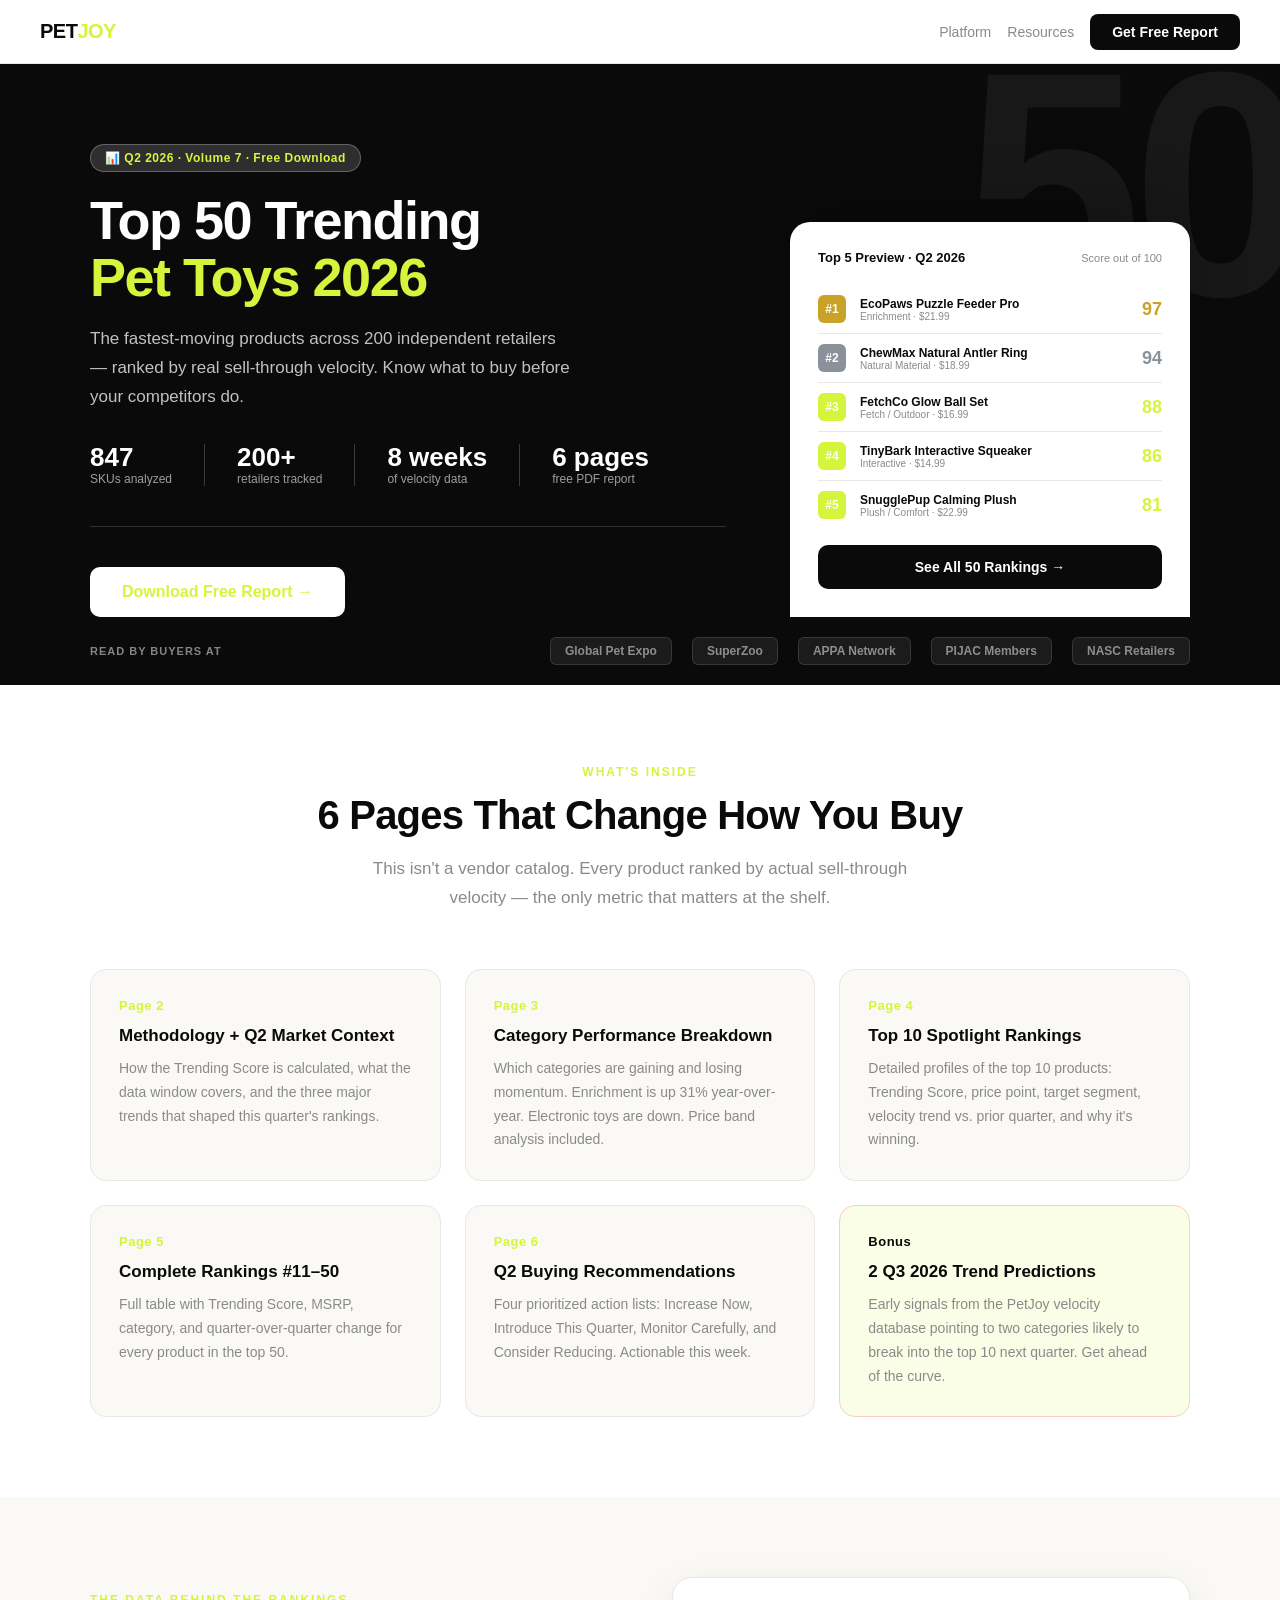
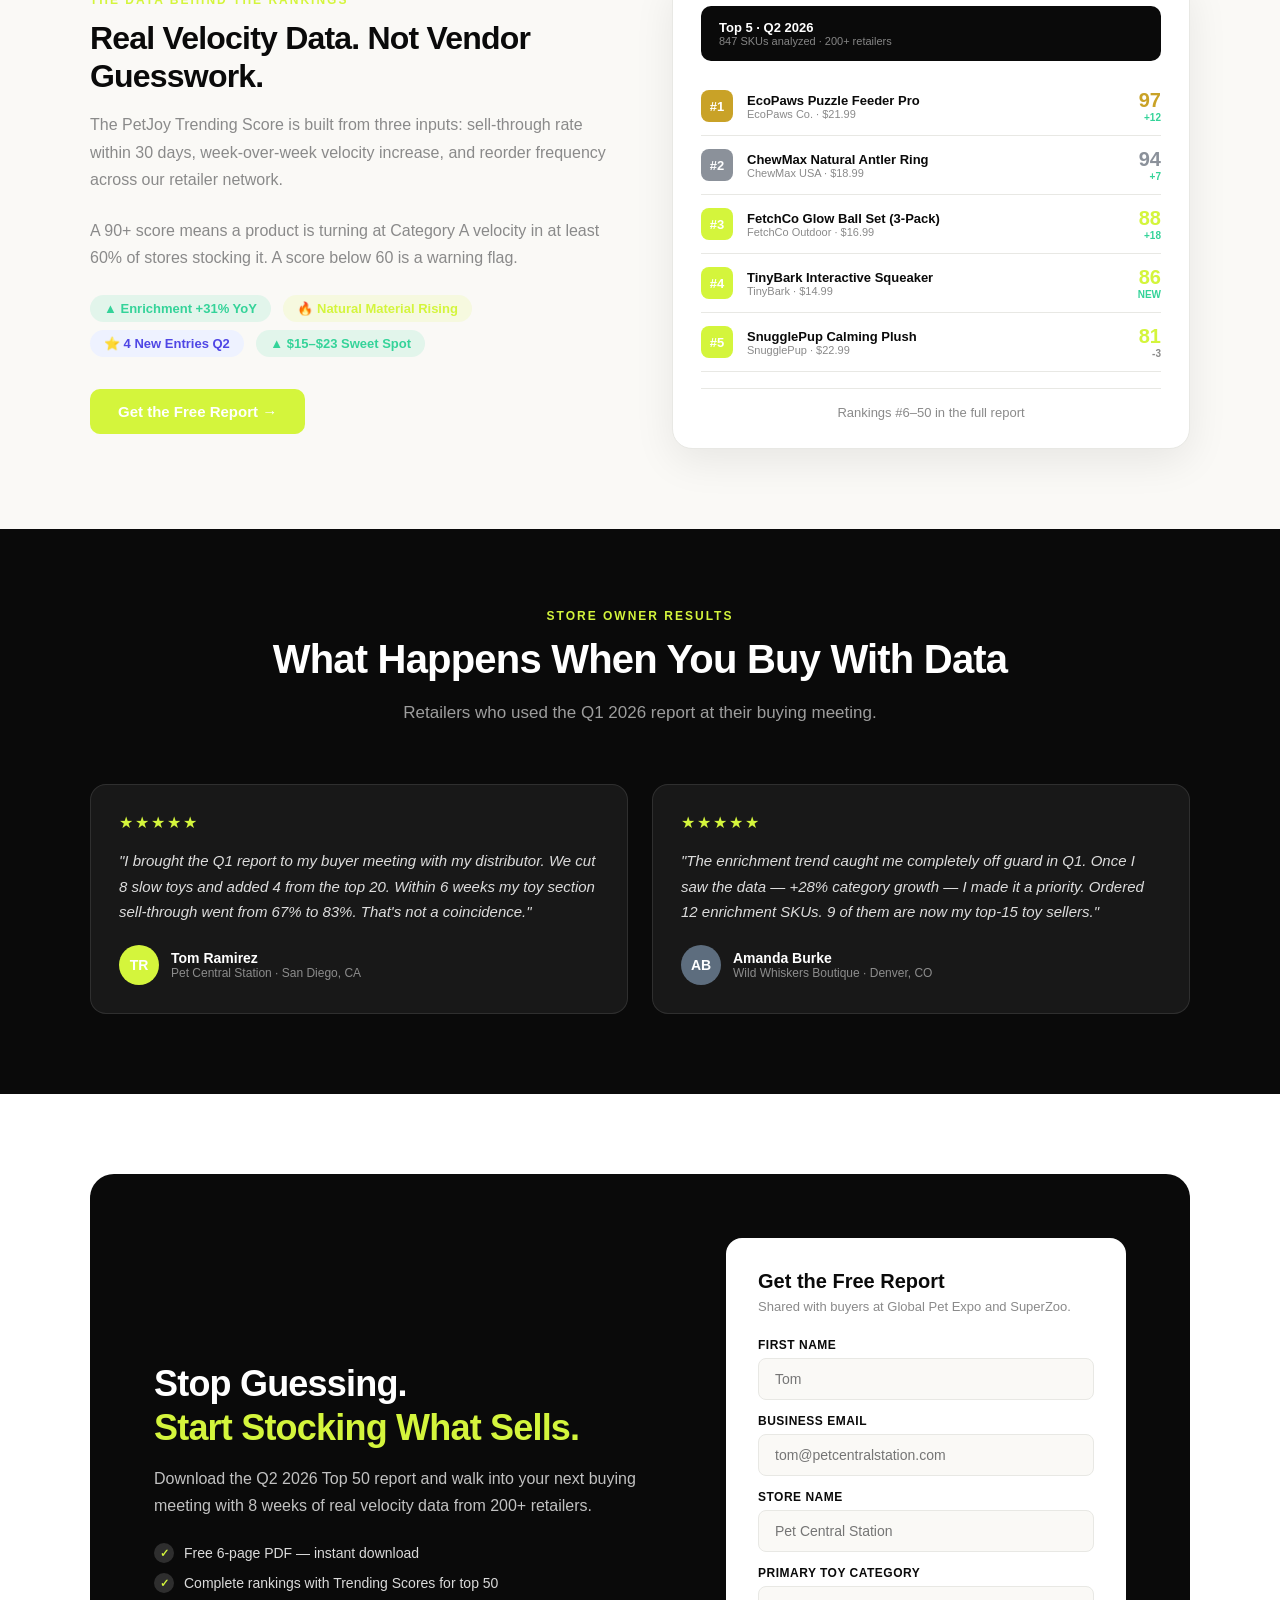
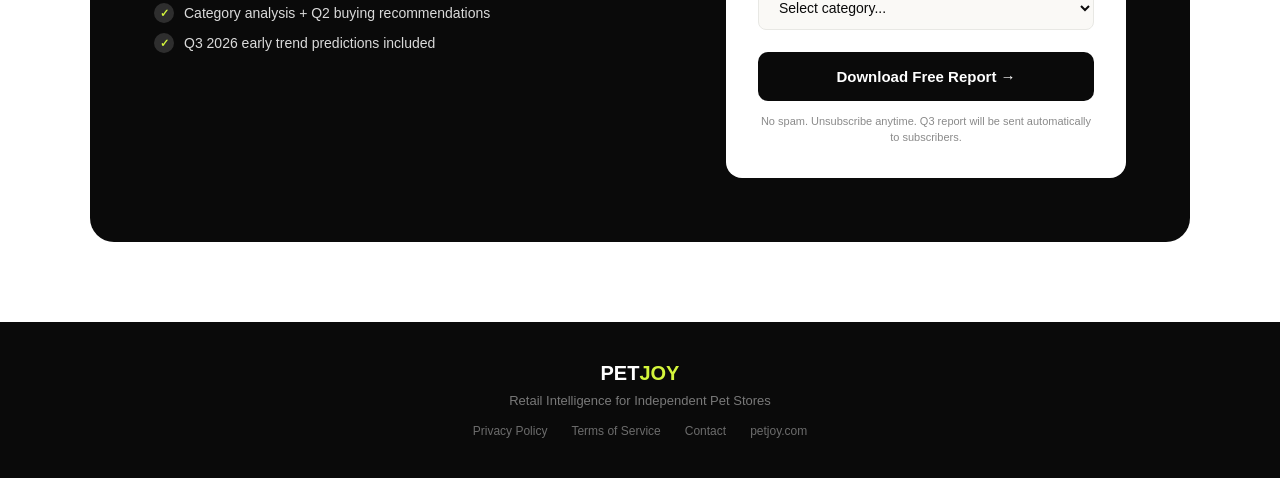
<file: trending-toys/landing.html>
<!DOCTYPE html>
<html lang="en">
<head>
<meta charset="UTF-8">
<meta name="viewport" content="width=device-width, initial-scale=1.0">
<title>Top 50 Trending Pet Toys Q2 2026 — Free Report from PetJoy</title>
<link rel="icon" href="https://founderos.com/favicon.ico">
<style>
  :root {
    --coral: #D4F53C;
    --coral-mid: #D4F53C;
    --coral-light: rgba(212,245,60,0.12);
    --coral-pale: rgba(212,245,60,0.12);
    --navy: #0A0A0A;
    --gold: #D4F53C;
    --green: #34D399;
    --green-light: rgba(52,211,153,0.12);
    --bg: #FAF9F6;
    --text: #0A0A0A;
    --muted: #8A8A8A;
    --border: #E8E8E4;
    --white: #FFFFFF;
  }

  * { margin: 0; padding: 0; box-sizing: border-box; }
  html { scroll-behavior: smooth; }

  body {
    font-family: 'Helvetica Neue', Helvetica, Arial, sans-serif;
    background: var(--bg);
    color: var(--text);
    -webkit-font-smoothing: antialiased;
  }

  nav {
    background: var(--white);
    border-bottom: 1px solid var(--border);
    padding: 0 40px;
    height: 64px;
    display: flex;
    align-items: center;
    justify-content: space-between;
    position: sticky;
    top: 0;
    z-index: 100;
  }

  .nav-logo { font-size: 20px; font-weight: 800; color: var(--navy); text-decoration: none; letter-spacing: -0.5px; }
  .nav-logo span { color: var(--coral); }

  .nav-right { display: flex; align-items: center; gap: 16px; }
  .nav-link { font-size: 14px; color: var(--muted); text-decoration: none; }
  .nav-link:hover { color: var(--navy); }

  .nav-cta {
    background: var(--coral);
    color: var(--white);
    font-size: 14px;
    font-weight: 600;
    padding: 10px 22px;
    border-radius: 8px;
    text-decoration: none;
  }

  /* HERO */
  .hero {
    background: var(--coral);
    padding: 80px 40px 0;
    overflow: hidden;
    position: relative;
  }

  .hero::before {
    content: '50';
    position: absolute;
    right: -20px;
    top: -40px;
    font-size: 320px;
    font-weight: 900;
    color: rgba(255,255,255,0.06);
    line-height: 1;
    pointer-events: none;
    letter-spacing: -10px;
  }

  .hero-inner {
    max-width: 1100px;
    margin: 0 auto;
    display: grid;
    grid-template-columns: 1fr 400px;
    gap: 64px;
    align-items: end;
    position: relative;
    z-index: 1;
  }

  .hero-issue {
    display: inline-flex;
    align-items: center;
    gap: 8px;
    background: rgba(255,255,255,0.15);
    border: 1px solid rgba(255,255,255,0.25);
    border-radius: 20px;
    padding: 6px 14px;
    font-size: 12px;
    font-weight: 600;
    color: var(--gold);
    letter-spacing: 0.5px;
    margin-bottom: 20px;
  }

  .hero h1 {
    font-size: 54px;
    font-weight: 900;
    color: var(--white);
    line-height: 1.05;
    letter-spacing: -1.5px;
    margin-bottom: 20px;
  }

  .hero h1 em { font-style: normal; color: var(--gold); }

  .hero-sub {
    font-size: 17px;
    color: rgba(255,255,255,0.75);
    line-height: 1.7;
    margin-bottom: 32px;
    max-width: 480px;
  }

  .hero-stats-row {
    display: flex;
    gap: 32px;
    margin-bottom: 40px;
    padding-bottom: 40px;
    border-bottom: 1px solid rgba(255,255,255,0.15);
  }

  .hero-stat-item { }

  .hero-stat-num {
    font-size: 26px;
    font-weight: 900;
    color: var(--white);
    line-height: 1;
  }

  .hero-stat-label {
    font-size: 12px;
    color: rgba(255,255,255,0.6);
    margin-top: 2px;
  }

  .hero-stat-div {
    width: 1px;
    background: rgba(255,255,255,0.2);
    align-self: stretch;
  }

  /* REPORT CARD PREVIEW */
  .report-card {
    background: var(--white);
    border-radius: 20px 20px 0 0;
    padding: 28px;
    box-shadow: 0 -20px 60px rgba(0,0,0,0.2);
  }

  .rc-header {
    display: flex;
    justify-content: space-between;
    align-items: center;
    margin-bottom: 20px;
  }

  .rc-title { font-size: 13px; font-weight: 700; color: var(--navy); }
  .rc-issue { font-size: 11px; color: var(--muted); }

  .rc-rank-row {
    display: flex;
    align-items: center;
    gap: 14px;
    padding: 10px 0;
    border-bottom: 1px solid var(--border);
  }

  .rc-rank-row:last-of-type { border-bottom: none; }

  .rc-rank-num {
    width: 28px;
    height: 28px;
    border-radius: 6px;
    background: var(--coral);
    color: var(--white);
    font-size: 12px;
    font-weight: 800;
    display: flex;
    align-items: center;
    justify-content: center;
    flex-shrink: 0;
  }

  .rc-rank-num.gold { background: #C9A227; }
  .rc-rank-num.silver { background: #8B919A; }

  .rc-rank-body { flex: 1; }
  .rc-rank-name { font-size: 12px; font-weight: 600; color: var(--navy); }
  .rc-rank-cat { font-size: 10px; color: var(--muted); }

  .rc-score {
    font-size: 18px;
    font-weight: 900;
    color: var(--coral);
    flex-shrink: 0;
  }

  .rc-score.gold { color: #C9A227; }

  .rc-cta {
    background: var(--coral);
    color: var(--white);
    border: none;
    border-radius: 10px;
    padding: 14px;
    width: 100%;
    font-family: 'Helvetica Neue', Helvetica, Arial, sans-serif;
    font-size: 14px;
    font-weight: 700;
    margin-top: 16px;
    cursor: pointer;
    text-align: center;
    display: block;
    text-decoration: none;
  }

  /* PROOF BAR */
  .proof-bar {
    background: var(--navy);
    padding: 20px 40px;
  }

  .proof-bar-inner {
    max-width: 1100px;
    margin: 0 auto;
    display: flex;
    align-items: center;
    justify-content: space-between;
    gap: 24px;
    flex-wrap: wrap;
  }

  .proof-label {
    font-size: 13px;
    font-weight: 600;
    color: rgba(255,255,255,0.5);
    text-transform: uppercase;
    letter-spacing: 1px;
    font-size: 11px;
  }

  .proof-logos {
    display: flex;
    gap: 20px;
    align-items: center;
  }

  .proof-logo-pill {
    background: rgba(255,255,255,0.07);
    border: 1px solid rgba(255,255,255,0.12);
    border-radius: 6px;
    padding: 6px 14px;
    font-size: 12px;
    font-weight: 600;
    color: rgba(255,255,255,0.5);
  }

  /* SECTIONS */
  section { padding: 80px 40px; }
  .section-inner { max-width: 1100px; margin: 0 auto; }

  .section-eyebrow {
    font-size: 12px;
    font-weight: 700;
    letter-spacing: 2px;
    text-transform: uppercase;
    color: var(--coral);
    margin-bottom: 12px;
    text-align: center;
  }

  .section-title {
    font-size: 40px;
    font-weight: 800;
    color: var(--navy);
    line-height: 1.2;
    letter-spacing: -0.8px;
    text-align: center;
    margin-bottom: 16px;
  }

  .section-sub {
    font-size: 17px;
    color: var(--muted);
    text-align: center;
    max-width: 560px;
    margin: 0 auto 56px;
    line-height: 1.7;
  }

  /* INSIDE THE REPORT */
  .inside-section { background: var(--white); }

  .inside-grid {
    display: grid;
    grid-template-columns: repeat(3, 1fr);
    gap: 24px;
  }

  .inside-card {
    background: var(--bg);
    border: 1px solid var(--border);
    border-radius: 16px;
    padding: 28px;
  }

  .inside-card-num {
    font-size: 13px;
    font-weight: 700;
    color: var(--coral);
    margin-bottom: 12px;
    letter-spacing: 0.5px;
  }

  .inside-card-title {
    font-size: 17px;
    font-weight: 700;
    color: var(--navy);
    margin-bottom: 10px;
    line-height: 1.3;
  }

  .inside-card-desc {
    font-size: 14px;
    color: var(--muted);
    line-height: 1.7;
  }

  /* SAMPLE RANKINGS PREVIEW */
  .sample-section { background: var(--bg); }

  .sample-grid {
    display: grid;
    grid-template-columns: 1fr 1fr;
    gap: 64px;
    align-items: center;
  }

  .sample-content .section-eyebrow { text-align: left; }
  .sample-content .section-title { text-align: left; font-size: 32px; }

  .sample-content p {
    font-size: 16px;
    color: var(--muted);
    line-height: 1.7;
    margin-bottom: 24px;
  }

  .trend-badge {
    display: inline-flex;
    align-items: center;
    gap: 8px;
    padding: 6px 14px;
    border-radius: 20px;
    font-size: 13px;
    font-weight: 600;
    margin-right: 8px;
    margin-bottom: 8px;
  }

  .trend-badge.up { background: var(--green-light); color: var(--green); }
  .trend-badge.hot { background: var(--coral-pale); color: var(--coral); }
  .trend-badge.new { background: #EEF2FF; color: #4F46E5; }

  .rankings-preview {
    background: var(--white);
    border-radius: 20px;
    padding: 28px;
    box-shadow: 0 12px 40px rgba(0,0,0,0.08);
    border: 1px solid var(--border);
  }

  .rp-header {
    background: var(--navy);
    border-radius: 10px;
    padding: 14px 18px;
    display: flex;
    justify-content: space-between;
    margin-bottom: 16px;
  }

  .rp-header-text { font-size: 13px; font-weight: 700; color: var(--white); }
  .rp-header-sub { font-size: 11px; color: rgba(255,255,255,0.5); }

  .rp-row {
    display: flex;
    align-items: center;
    gap: 14px;
    padding: 12px 0;
    border-bottom: 1px solid var(--border);
  }

  .rp-row:last-child { border-bottom: none; }

  .rp-num {
    width: 32px;
    height: 32px;
    border-radius: 8px;
    display: flex;
    align-items: center;
    justify-content: center;
    font-size: 13px;
    font-weight: 800;
    color: var(--white);
    flex-shrink: 0;
  }

  .rp-body { flex: 1; }
  .rp-name { font-size: 13px; font-weight: 600; color: var(--navy); }
  .rp-brand { font-size: 11px; color: var(--muted); }

  .rp-right { text-align: right; flex-shrink: 0; }
  .rp-score { font-size: 20px; font-weight: 900; }
  .rp-change { font-size: 10px; font-weight: 600; }
  .rp-change.up { color: var(--green); }

  /* TESTIMONIALS */
  .testimonials-section { background: var(--navy); }
  .testimonials-section .section-title { color: var(--white); }
  .testimonials-section .section-eyebrow { color: var(--gold); }
  .testimonials-section .section-sub { color: rgba(255,255,255,0.6); }

  .testimonials-grid {
    display: grid;
    grid-template-columns: 1fr 1fr;
    gap: 24px;
  }

  .tcard {
    background: rgba(255,255,255,0.06);
    border: 1px solid rgba(255,255,255,0.1);
    border-radius: 16px;
    padding: 28px;
  }

  .tcard-stars { color: var(--gold); font-size: 16px; margin-bottom: 16px; letter-spacing: 2px; }
  .tcard-quote { font-size: 15px; color: rgba(255,255,255,0.85); line-height: 1.7; margin-bottom: 20px; font-style: italic; }

  .tcard-author { display: flex; align-items: center; gap: 12px; }

  .tcard-avatar {
    width: 40px; height: 40px; border-radius: 50%;
    font-size: 14px; font-weight: 700; color: white;
    display: flex; align-items: center; justify-content: center;
    flex-shrink: 0;
  }

  .tcard-name { font-size: 14px; font-weight: 600; color: var(--white); }
  .tcard-store { font-size: 12px; color: rgba(255,255,255,0.5); }

  /* CTA */
  .cta-section { background: var(--white); }

  .cta-box {
    background: var(--coral);
    border-radius: 24px;
    padding: 64px;
    display: grid;
    grid-template-columns: 1fr 400px;
    gap: 64px;
    align-items: center;
  }

  .cta-content h2 { font-size: 36px; font-weight: 800; color: var(--white); line-height: 1.2; letter-spacing: -0.8px; margin-bottom: 16px; }
  .cta-content h2 em { font-style: normal; color: var(--gold); }
  .cta-content p { font-size: 16px; color: rgba(255,255,255,0.75); line-height: 1.7; margin-bottom: 24px; }

  .cta-bullets { display: flex; flex-direction: column; gap: 10px; }
  .cta-bullet { display: flex; align-items: center; gap: 10px; font-size: 14px; color: rgba(255,255,255,0.85); }
  .cta-bullet::before {
    content: '✓';
    background: rgba(255,255,255,0.15);
    color: var(--gold);
    width: 20px; height: 20px; border-radius: 50%;
    display: flex; align-items: center; justify-content: center;
    font-size: 11px; font-weight: 700; flex-shrink: 0;
  }

  .cta-form { background: var(--white); border-radius: 16px; padding: 32px; }
  .cta-form h3 { font-size: 20px; font-weight: 700; color: var(--navy); margin-bottom: 6px; }
  .form-sub { font-size: 13px; color: var(--muted); margin-bottom: 24px; }

  .form-group { margin-bottom: 14px; }
  .form-group label { display: block; font-size: 12px; font-weight: 600; color: var(--navy); margin-bottom: 6px; text-transform: uppercase; letter-spacing: 0.5px; }
  .form-group input, .form-group select {
    width: 100%; padding: 12px 16px; border: 1.5px solid var(--border);
    border-radius: 8px; font-family: 'Helvetica Neue', Helvetica, Arial, sans-serif; font-size: 14px;
    color: var(--navy); background: var(--bg); outline: none; transition: border-color 0.2s;
  }
  .form-group input:focus, .form-group select:focus { border-color: var(--coral); background: var(--white); }

  .form-submit {
    width: 100%; background: var(--coral); color: var(--white);
    font-family: 'Helvetica Neue', Helvetica, Arial, sans-serif; font-size: 15px; font-weight: 700;
    padding: 16px; border: none; border-radius: 10px; cursor: pointer;
    margin-top: 8px; transition: background 0.2s;
  }

  .form-submit:hover { background: var(--coral-mid); }
  .form-disclaimer { font-size: 11px; color: var(--muted); text-align: center; margin-top: 12px; line-height: 1.5; }

  footer {
    background: var(--navy);
    padding: 40px;
    text-align: center;
  }

  .footer-logo { font-size: 20px; font-weight: 800; color: var(--white); margin-bottom: 8px; }
  .footer-logo span { color: var(--coral); }
  .footer-tagline { font-size: 13px; color: rgba(255,255,255,0.45); margin-bottom: 16px; }
  .footer-links { display: flex; justify-content: center; gap: 24px; font-size: 12px; }
  .footer-links a { color: rgba(255,255,255,0.4); text-decoration: none; }
  .footer-links a:hover { color: rgba(255,255,255,0.7); }

/* ===== FOS BRAND SPEC OVERRIDES ===== */
.hero, .cover, .cta-box, .callout-box { background: var(--text) !important; }
.btn-primary, .nav-cta, .rc-cta, .form-submit { background: var(--text) !important; color: #FFFFFF !important; border-color: var(--text) !important; }
.btn-primary:hover, .nav-cta:hover, .rc-cta:hover, .form-submit:hover { opacity: 0.85; }
.hero h1 em, .cover h1 em, .hero em { color: var(--lime, #D4F53C) !important; }
.hero-eyebrow, .cover-eyebrow { background: rgba(212,245,60,0.12); border: 1px solid rgba(212,245,60,0.4); color: var(--lime, #D4F53C); }
.hero-eyebrow::before, .cover-eyebrow::before { background: var(--lime, #D4F53C); }</style>
</head>
<body>

<nav>
  <a href="#" class="nav-logo">PET<span>JOY</span></a>
  <div class="nav-right">
    <a href="#" class="nav-link">Platform</a>
    <a href="#" class="nav-link">Resources</a>
    <a href="#get-report" class="nav-cta">Get Free Report</a>
  </div>
</nav>

<!-- HERO -->
<section class="hero">
  <div class="hero-inner">
    <div>
      <div class="hero-issue">&#x1F4CA; Q2 2026 · Volume 7 · Free Download</div>
      <h1>Top 50 Trending<br><em>Pet Toys 2026</em></h1>
      <p class="hero-sub">The fastest-moving products across 200 independent retailers — ranked by real sell-through velocity. Know what to buy before your competitors do.</p>
      <div class="hero-stats-row">
        <div class="hero-stat-item">
          <div class="hero-stat-num">847</div>
          <div class="hero-stat-label">SKUs analyzed</div>
        </div>
        <div class="hero-stat-div"></div>
        <div class="hero-stat-item">
          <div class="hero-stat-num">200+</div>
          <div class="hero-stat-label">retailers tracked</div>
        </div>
        <div class="hero-stat-div"></div>
        <div class="hero-stat-item">
          <div class="hero-stat-num">8 weeks</div>
          <div class="hero-stat-label">of velocity data</div>
        </div>
        <div class="hero-stat-div"></div>
        <div class="hero-stat-item">
          <div class="hero-stat-num">6 pages</div>
          <div class="hero-stat-label">free PDF report</div>
        </div>
      </div>
      <a href="#get-report" style="display:inline-block; background:white; color:var(--coral); font-weight:700; font-size:16px; padding:16px 32px; border-radius:10px; text-decoration:none;">Download Free Report &rarr;</a>
    </div>
    <div>
      <div class="report-card">
        <div class="rc-header">
          <div class="rc-title">Top 5 Preview · Q2 2026</div>
          <div class="rc-issue">Score out of 100</div>
        </div>
        <div class="rc-rank-row">
          <div class="rc-rank-num gold">#1</div>
          <div class="rc-rank-body">
            <div class="rc-rank-name">EcoPaws Puzzle Feeder Pro</div>
            <div class="rc-rank-cat">Enrichment · $21.99</div>
          </div>
          <div class="rc-score gold">97</div>
        </div>
        <div class="rc-rank-row">
          <div class="rc-rank-num silver">#2</div>
          <div class="rc-rank-body">
            <div class="rc-rank-name">ChewMax Natural Antler Ring</div>
            <div class="rc-rank-cat">Natural Material · $18.99</div>
          </div>
          <div class="rc-score" style="color:#8B919A;">94</div>
        </div>
        <div class="rc-rank-row">
          <div class="rc-rank-num">#3</div>
          <div class="rc-rank-body">
            <div class="rc-rank-name">FetchCo Glow Ball Set</div>
            <div class="rc-rank-cat">Fetch / Outdoor · $16.99</div>
          </div>
          <div class="rc-score">88</div>
        </div>
        <div class="rc-rank-row">
          <div class="rc-rank-num">#4</div>
          <div class="rc-rank-body">
            <div class="rc-rank-name">TinyBark Interactive Squeaker</div>
            <div class="rc-rank-cat">Interactive · $14.99</div>
          </div>
          <div class="rc-score">86</div>
        </div>
        <div class="rc-rank-row">
          <div class="rc-rank-num">#5</div>
          <div class="rc-rank-body">
            <div class="rc-rank-name">SnugglePup Calming Plush</div>
            <div class="rc-rank-cat">Plush / Comfort · $22.99</div>
          </div>
          <div class="rc-score">81</div>
        </div>
        <a href="#get-report" class="rc-cta">See All 50 Rankings &rarr;</a>
      </div>
    </div>
  </div>
</section>

<!-- PROOF BAR -->
<div class="proof-bar">
  <div class="proof-bar-inner">
    <div class="proof-label">Read by buyers at</div>
    <div class="proof-logos">
      <div class="proof-logo-pill">Global Pet Expo</div>
      <div class="proof-logo-pill">SuperZoo</div>
      <div class="proof-logo-pill">APPA Network</div>
      <div class="proof-logo-pill">PIJAC Members</div>
      <div class="proof-logo-pill">NASC Retailers</div>
    </div>
  </div>
</div>

<!-- INSIDE THE REPORT -->
<section class="inside-section">
  <div class="section-inner">
    <div class="section-eyebrow">What's Inside</div>
    <h2 class="section-title">6 Pages That Change How You Buy</h2>
    <p class="section-sub">This isn't a vendor catalog. Every product ranked by actual sell-through velocity — the only metric that matters at the shelf.</p>
    <div class="inside-grid">
      <div class="inside-card">
        <div class="inside-card-num">Page 2</div>
        <div class="inside-card-title">Methodology + Q2 Market Context</div>
        <p class="inside-card-desc">How the Trending Score is calculated, what the data window covers, and the three major trends that shaped this quarter's rankings.</p>
      </div>
      <div class="inside-card">
        <div class="inside-card-num">Page 3</div>
        <div class="inside-card-title">Category Performance Breakdown</div>
        <p class="inside-card-desc">Which categories are gaining and losing momentum. Enrichment is up 31% year-over-year. Electronic toys are down. Price band analysis included.</p>
      </div>
      <div class="inside-card">
        <div class="inside-card-num">Page 4</div>
        <div class="inside-card-title">Top 10 Spotlight Rankings</div>
        <p class="inside-card-desc">Detailed profiles of the top 10 products: Trending Score, price point, target segment, velocity trend vs. prior quarter, and why it's winning.</p>
      </div>
      <div class="inside-card">
        <div class="inside-card-num">Page 5</div>
        <div class="inside-card-title">Complete Rankings #11–50</div>
        <p class="inside-card-desc">Full table with Trending Score, MSRP, category, and quarter-over-quarter change for every product in the top 50.</p>
      </div>
      <div class="inside-card">
        <div class="inside-card-num">Page 6</div>
        <div class="inside-card-title">Q2 Buying Recommendations</div>
        <p class="inside-card-desc">Four prioritized action lists: Increase Now, Introduce This Quarter, Monitor Carefully, and Consider Reducing. Actionable this week.</p>
      </div>
      <div class="inside-card" style="background:var(--coral-pale); border-color:#FECDC7;">
        <div class="inside-card-num" style="color:var(--navy);">Bonus</div>
        <div class="inside-card-title">2 Q3 2026 Trend Predictions</div>
        <p class="inside-card-desc">Early signals from the PetJoy velocity database pointing to two categories likely to break into the top 10 next quarter. Get ahead of the curve.</p>
      </div>
    </div>
  </div>
</section>

<!-- SAMPLE RANKINGS -->
<section class="sample-section">
  <div class="section-inner">
    <div class="sample-grid">
      <div class="sample-content">
        <div class="section-eyebrow" style="text-align:left">The Data Behind the Rankings</div>
        <h2 class="section-title" style="text-align:left; font-size:32px;">Real Velocity Data. Not Vendor Guesswork.</h2>
        <p>The PetJoy Trending Score is built from three inputs: sell-through rate within 30 days, week-over-week velocity increase, and reorder frequency across our retailer network.</p>
        <p>A 90+ score means a product is turning at Category A velocity in at least 60% of stores stocking it. A score below 60 is a warning flag.</p>
        <div style="margin-bottom:24px;">
          <span class="trend-badge up">&#x25B2; Enrichment +31% YoY</span>
          <span class="trend-badge hot">&#x1F525; Natural Material Rising</span>
          <span class="trend-badge new">&#x2B50; 4 New Entries Q2</span>
          <span class="trend-badge up">&#x25B2; $15–$23 Sweet Spot</span>
        </div>
        <a href="#get-report" style="display:inline-block; background:var(--coral); color:white; font-weight:700; font-size:15px; padding:14px 28px; border-radius:10px; text-decoration:none;">Get the Free Report &rarr;</a>
      </div>
      <div class="rankings-preview">
        <div class="rp-header">
          <div>
            <div class="rp-header-text">Top 5 · Q2 2026</div>
            <div class="rp-header-sub">847 SKUs analyzed · 200+ retailers</div>
          </div>
        </div>
        <div class="rp-row">
          <div class="rp-num" style="background:#C9A227;">#1</div>
          <div class="rp-body">
            <div class="rp-name">EcoPaws Puzzle Feeder Pro</div>
            <div class="rp-brand">EcoPaws Co. · $21.99</div>
          </div>
          <div class="rp-right">
            <div class="rp-score" style="color:#C9A227;">97</div>
            <div class="rp-change up">+12</div>
          </div>
        </div>
        <div class="rp-row">
          <div class="rp-num" style="background:#8B919A;">#2</div>
          <div class="rp-body">
            <div class="rp-name">ChewMax Natural Antler Ring</div>
            <div class="rp-brand">ChewMax USA · $18.99</div>
          </div>
          <div class="rp-right">
            <div class="rp-score" style="color:#8B919A;">94</div>
            <div class="rp-change up">+7</div>
          </div>
        </div>
        <div class="rp-row">
          <div class="rp-num" style="background:var(--coral);">#3</div>
          <div class="rp-body">
            <div class="rp-name">FetchCo Glow Ball Set (3-Pack)</div>
            <div class="rp-brand">FetchCo Outdoor · $16.99</div>
          </div>
          <div class="rp-right">
            <div class="rp-score" style="color:var(--coral);">88</div>
            <div class="rp-change up">+18</div>
          </div>
        </div>
        <div class="rp-row">
          <div class="rp-num" style="background:var(--coral);">#4</div>
          <div class="rp-body">
            <div class="rp-name">TinyBark Interactive Squeaker</div>
            <div class="rp-brand">TinyBark · $14.99</div>
          </div>
          <div class="rp-right">
            <div class="rp-score" style="color:var(--coral);">86</div>
            <div class="rp-change up">NEW</div>
          </div>
        </div>
        <div class="rp-row">
          <div class="rp-num" style="background:var(--coral);">#5</div>
          <div class="rp-body">
            <div class="rp-name">SnugglePup Calming Plush</div>
            <div class="rp-brand">SnugglePup · $22.99</div>
          </div>
          <div class="rp-right">
            <div class="rp-score" style="color:var(--coral);">81</div>
            <div class="rp-change" style="color:var(--muted);">-3</div>
          </div>
        </div>
        <div style="text-align:center; margin-top:16px; padding-top:16px; border-top:1px solid var(--border); font-size:13px; color:var(--muted);">Rankings #6–50 in the full report</div>
      </div>
    </div>
  </div>
</section>

<!-- TESTIMONIALS -->
<section class="testimonials-section">
  <div class="section-inner">
    <div class="section-eyebrow">Store Owner Results</div>
    <h2 class="section-title">What Happens When You Buy With Data</h2>
    <p class="section-sub">Retailers who used the Q1 2026 report at their buying meeting.</p>
    <div class="testimonials-grid">
      <div class="tcard">
        <div class="tcard-stars">&#9733;&#9733;&#9733;&#9733;&#9733;</div>
        <p class="tcard-quote">"I brought the Q1 report to my buyer meeting with my distributor. We cut 8 slow toys and added 4 from the top 20. Within 6 weeks my toy section sell-through went from 67% to 83%. That's not a coincidence."</p>
        <div class="tcard-author">
          <div class="tcard-avatar" style="background:#D4F53C;">TR</div>
          <div>
            <div class="tcard-name">Tom Ramirez</div>
            <div class="tcard-store">Pet Central Station · San Diego, CA</div>
          </div>
        </div>
      </div>
      <div class="tcard">
        <div class="tcard-stars">&#9733;&#9733;&#9733;&#9733;&#9733;</div>
        <p class="tcard-quote">"The enrichment trend caught me completely off guard in Q1. Once I saw the data — +28% category growth — I made it a priority. Ordered 12 enrichment SKUs. 9 of them are now my top-15 toy sellers."</p>
        <div class="tcard-author">
          <div class="tcard-avatar" style="background:#5D6D7E;">AB</div>
          <div>
            <div class="tcard-name">Amanda Burke</div>
            <div class="tcard-store">Wild Whiskers Boutique · Denver, CO</div>
          </div>
        </div>
      </div>
    </div>
  </div>
</section>

<!-- CTA -->
<section class="cta-section" id="get-report">
  <div class="section-inner">
    <div class="cta-box">
      <div class="cta-content">
        <h2>Stop Guessing.<br><em>Start Stocking What Sells.</em></h2>
        <p>Download the Q2 2026 Top 50 report and walk into your next buying meeting with 8 weeks of real velocity data from 200+ retailers.</p>
        <div class="cta-bullets">
          <div class="cta-bullet">Free 6-page PDF — instant download</div>
          <div class="cta-bullet">Complete rankings with Trending Scores for top 50</div>
          <div class="cta-bullet">Category analysis + Q2 buying recommendations</div>
          <div class="cta-bullet">Q3 2026 early trend predictions included</div>
        </div>
      </div>
      <div class="cta-form">
        <h3>Get the Free Report</h3>
        <p class="form-sub">Shared with buyers at Global Pet Expo and SuperZoo.</p>
        <form>
          <div class="form-group">
            <label>First Name</label>
            <input type="text" placeholder="Tom">
          </div>
          <div class="form-group">
            <label>Business Email</label>
            <input type="email" placeholder="tom@petcentralstation.com">
          </div>
          <div class="form-group">
            <label>Store Name</label>
            <input type="text" placeholder="Pet Central Station">
          </div>
          <div class="form-group">
            <label>Primary Toy Category</label>
            <select>
              <option>Select category...</option>
              <option>Enrichment / Puzzle</option>
              <option>Natural Material / Chew</option>
              <option>Plush / Comfort</option>
              <option>Fetch / Outdoor</option>
              <option>Rope / Tug</option>
              <option>All of the above</option>
            </select>
          </div>
          <button type="submit" class="form-submit">Download Free Report &rarr;</button>
        </form>
        <p class="form-disclaimer">No spam. Unsubscribe anytime. Q3 report will be sent automatically to subscribers.</p>
      </div>
    </div>
  </div>
</section>

<footer>
  <div class="footer-logo">PET<span>JOY</span></div>
  <p class="footer-tagline">Retail Intelligence for Independent Pet Stores</p>
  <div class="footer-links">
    <a href="#">Privacy Policy</a>
    <a href="#">Terms of Service</a>
    <a href="#">Contact</a>
    <a href="#">petjoy.com</a>
  </div>
</footer>

</body>
</html>
</file>
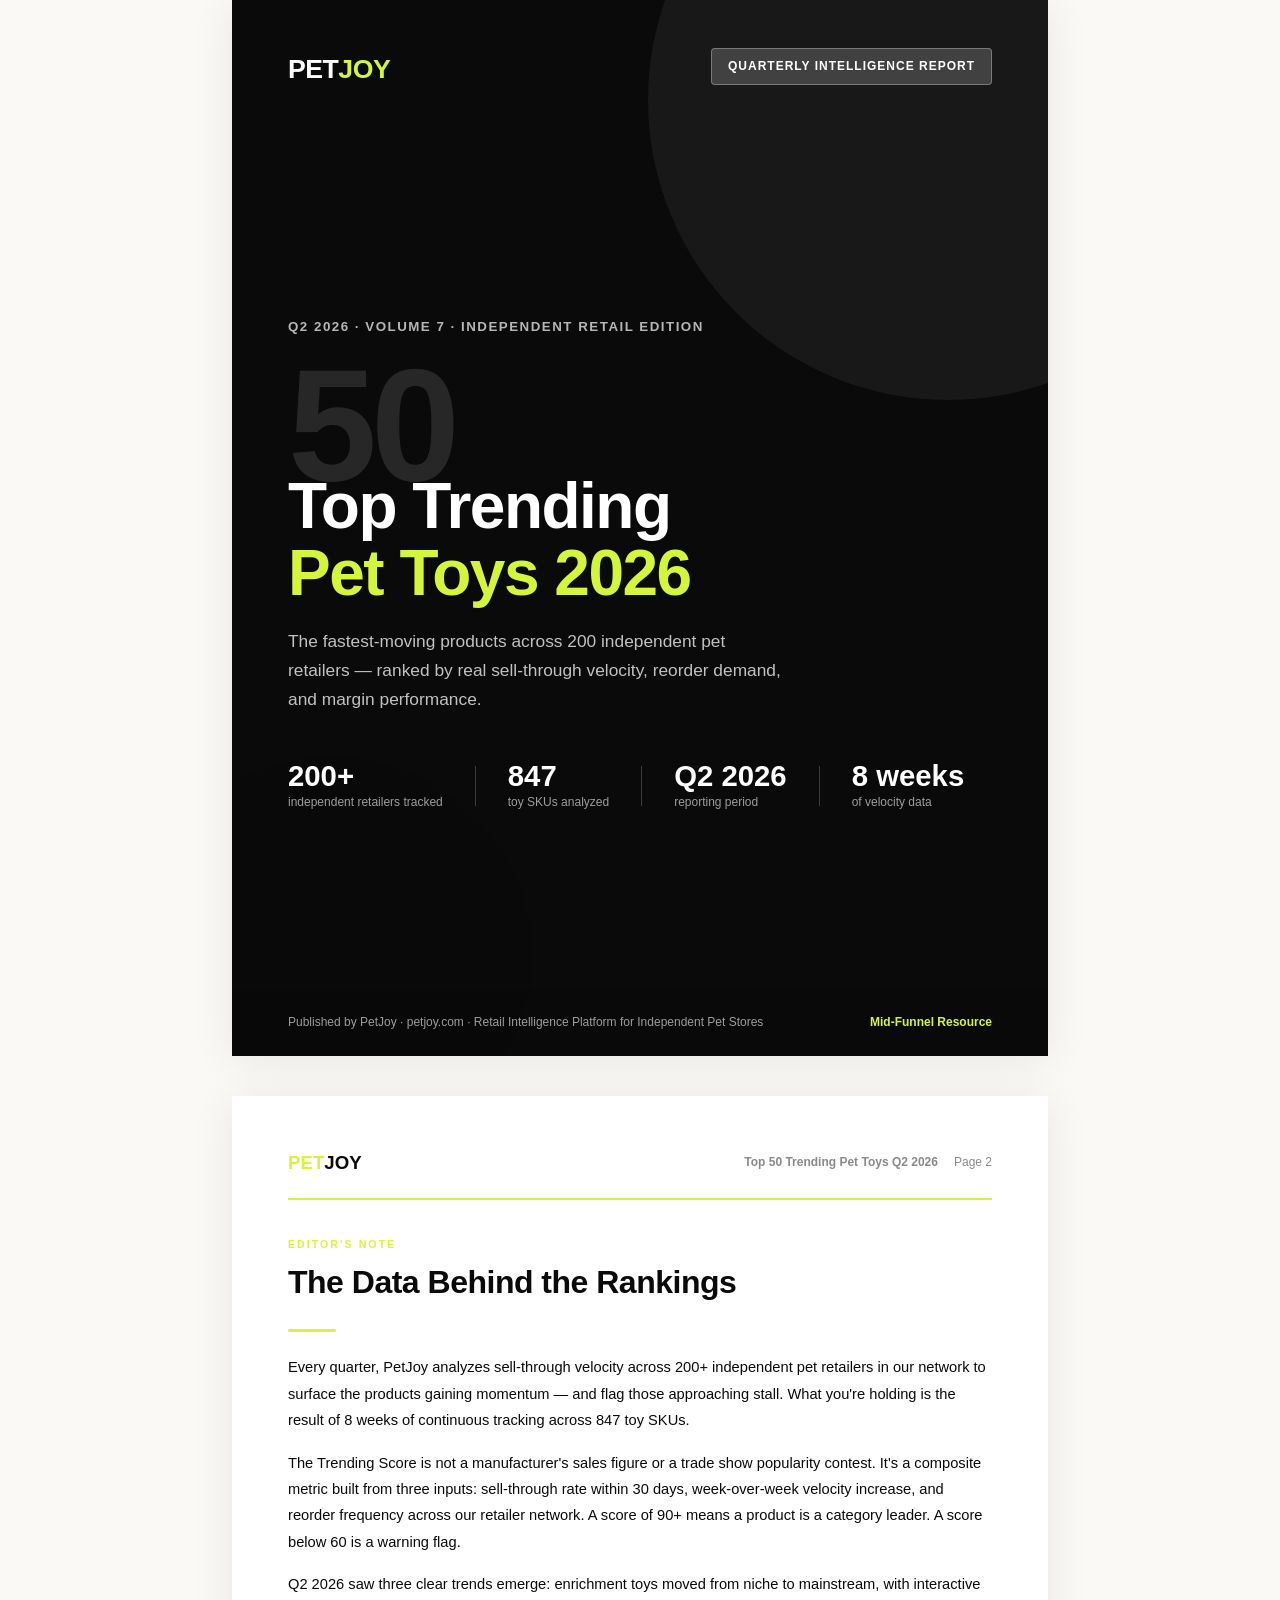
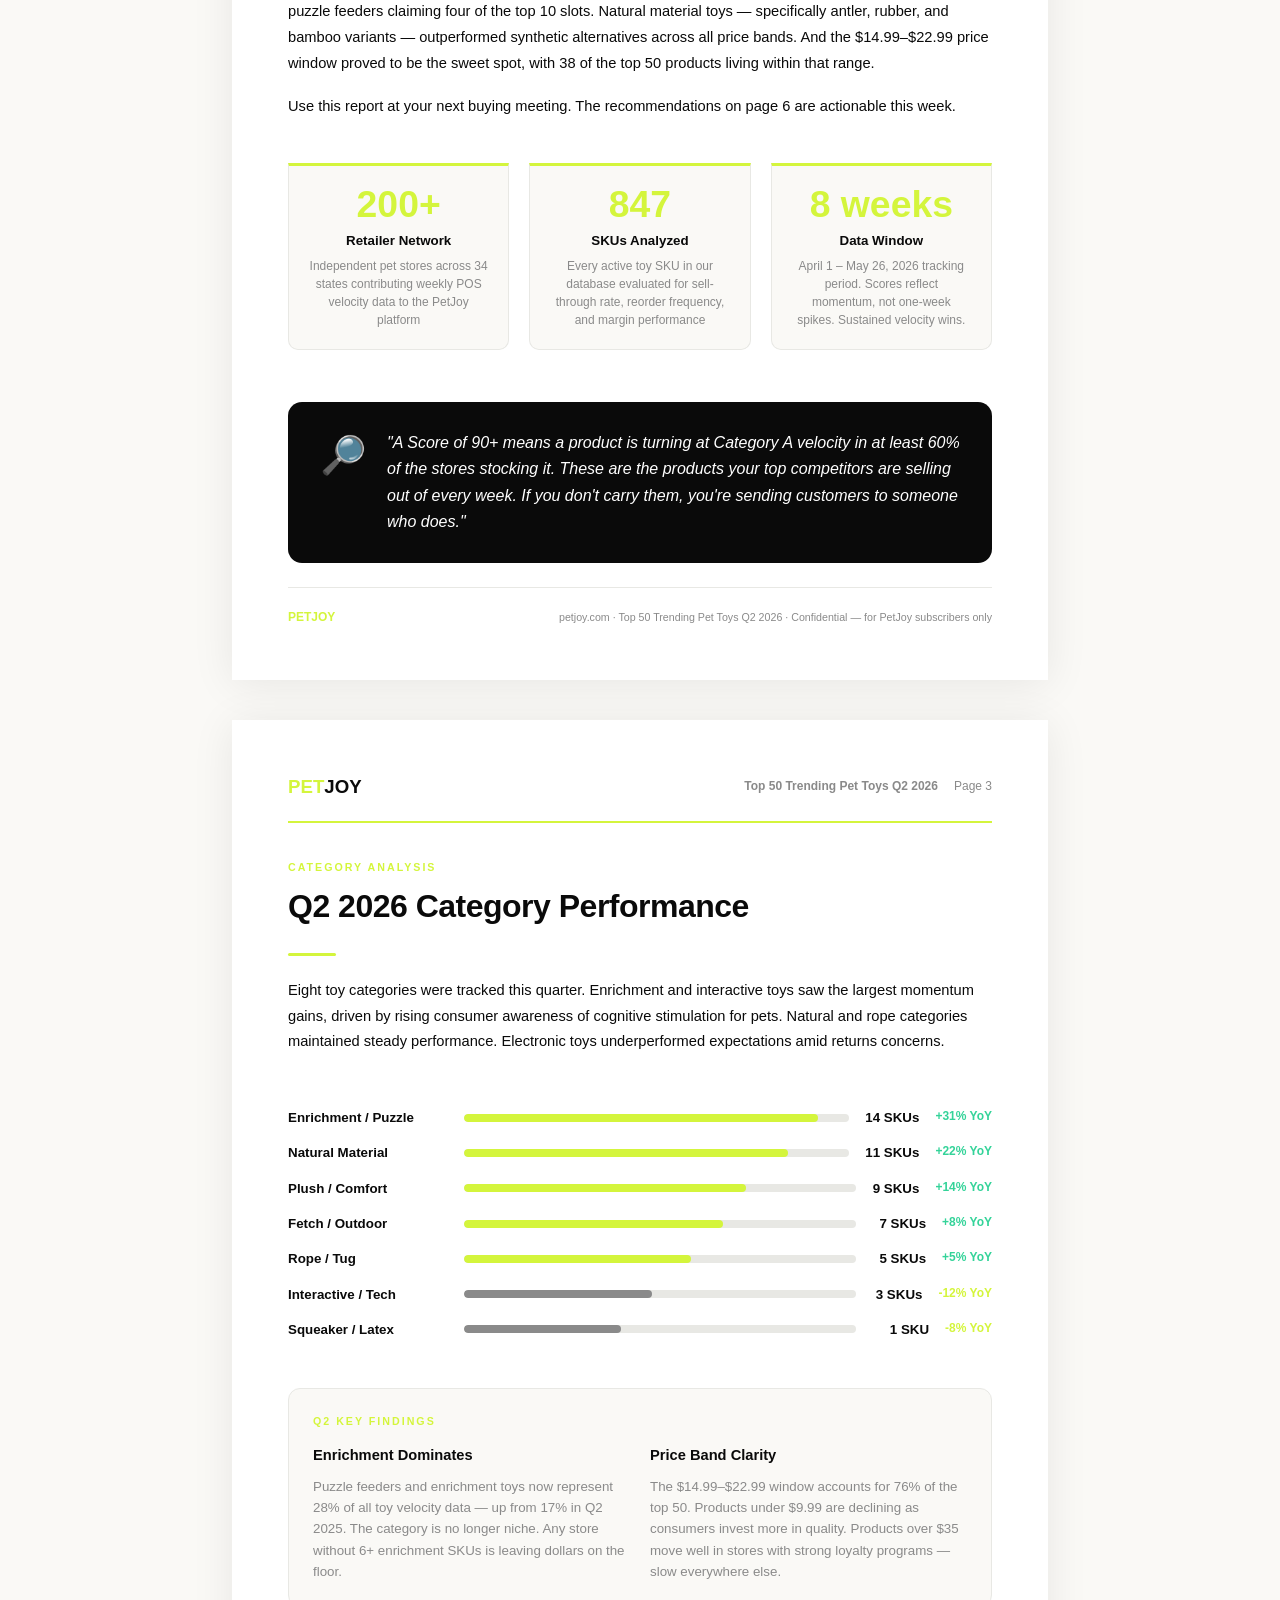
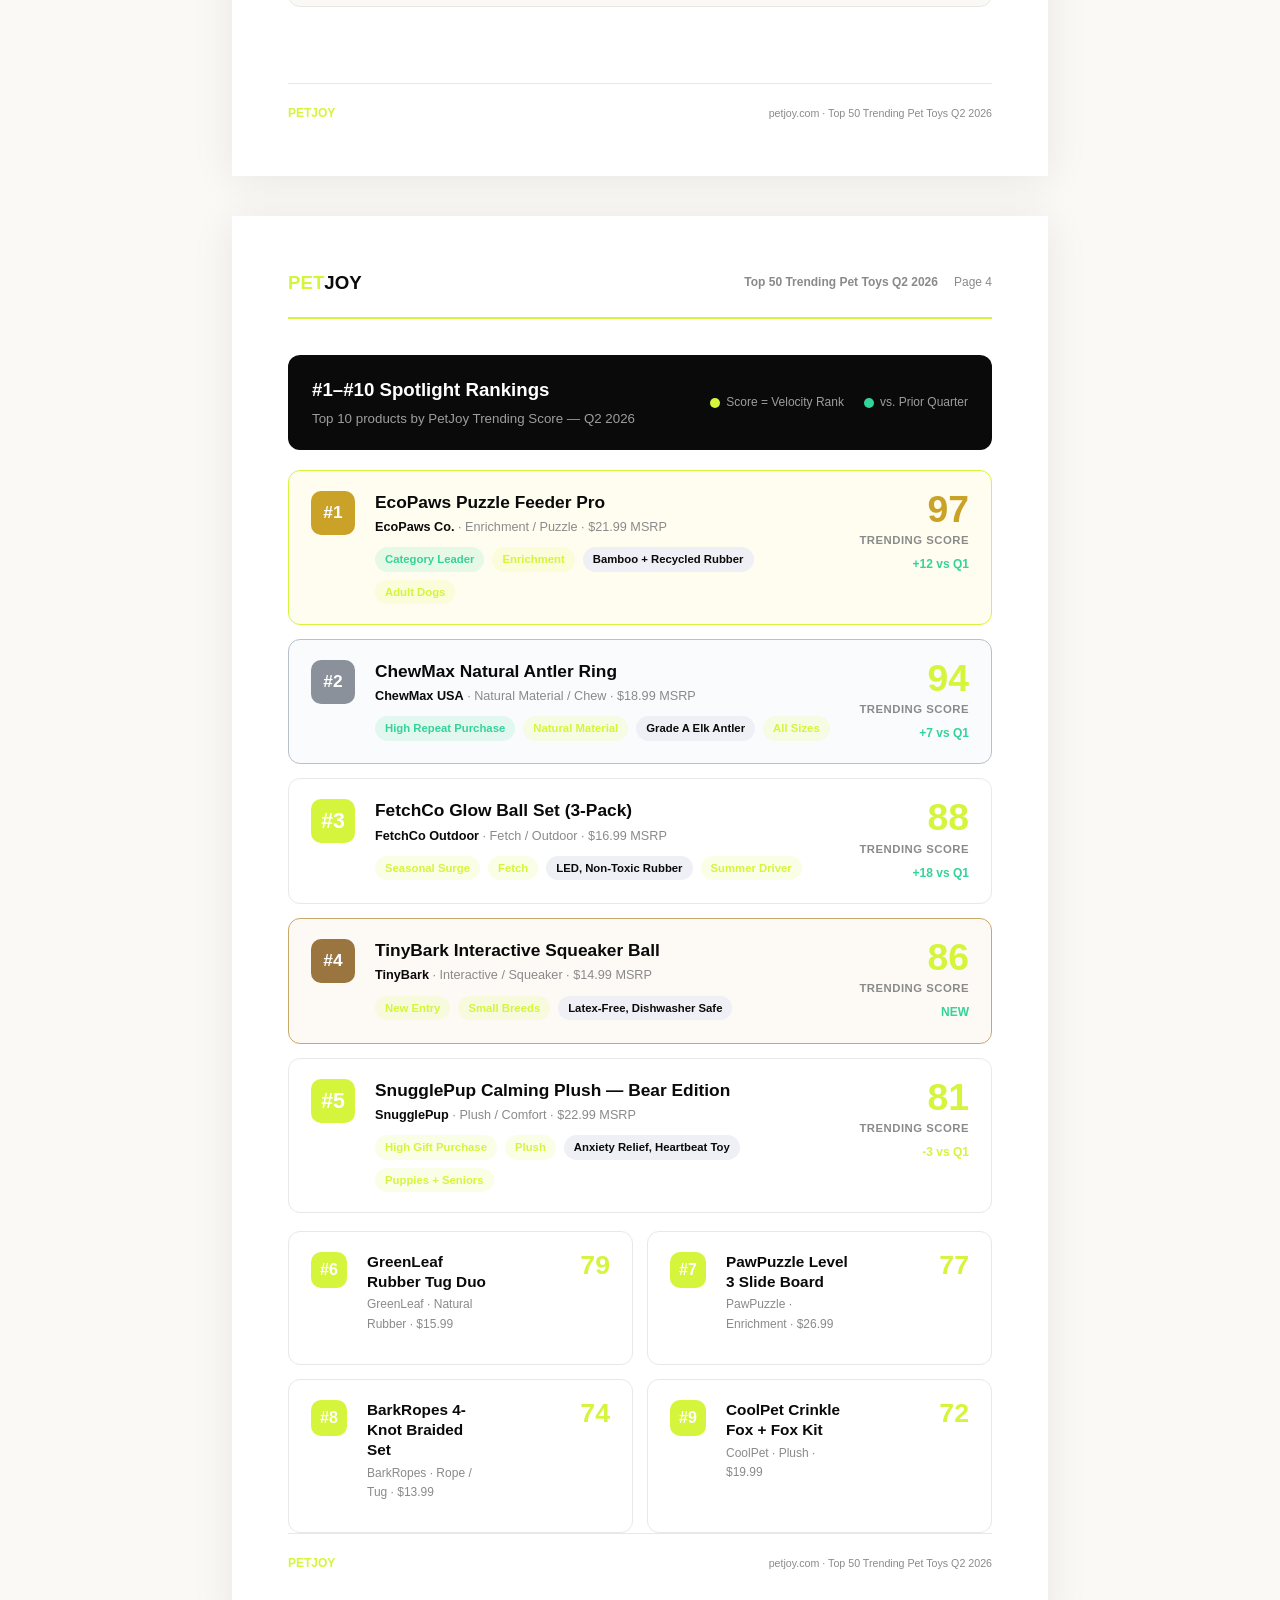
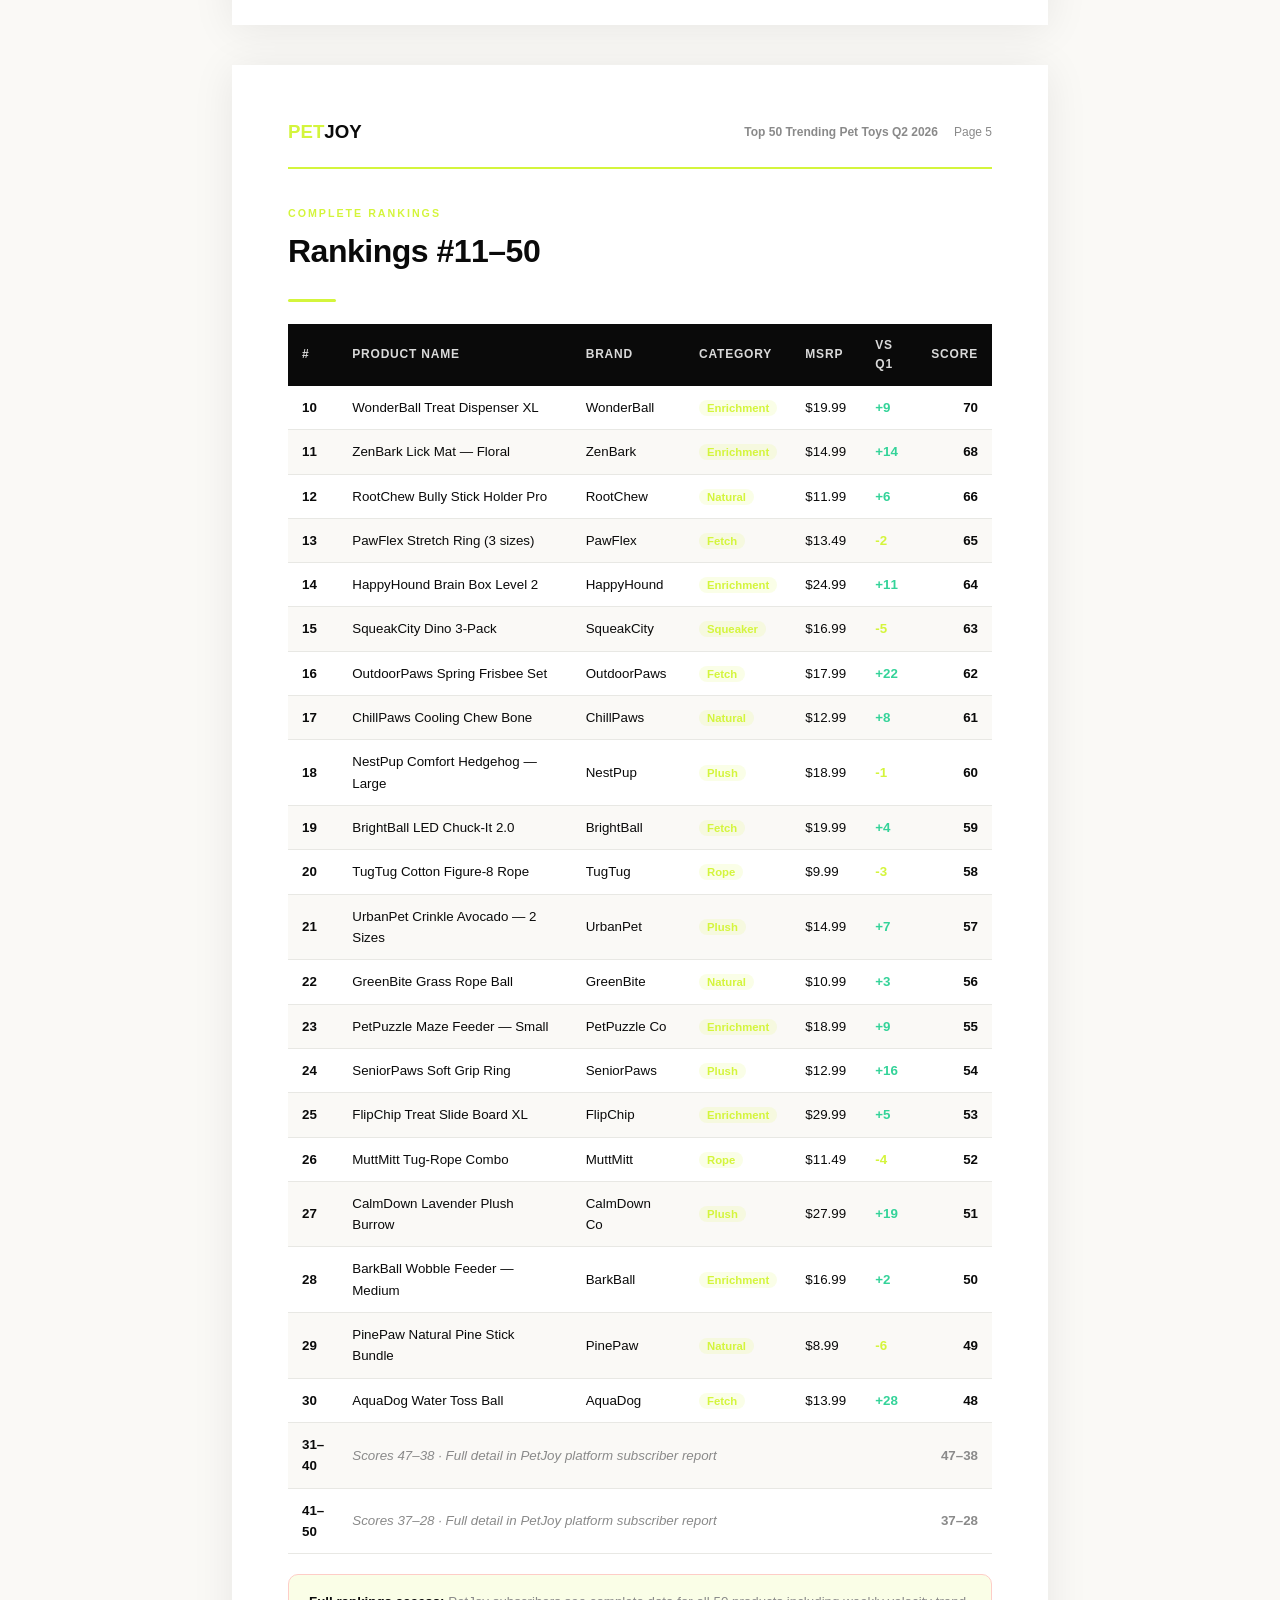
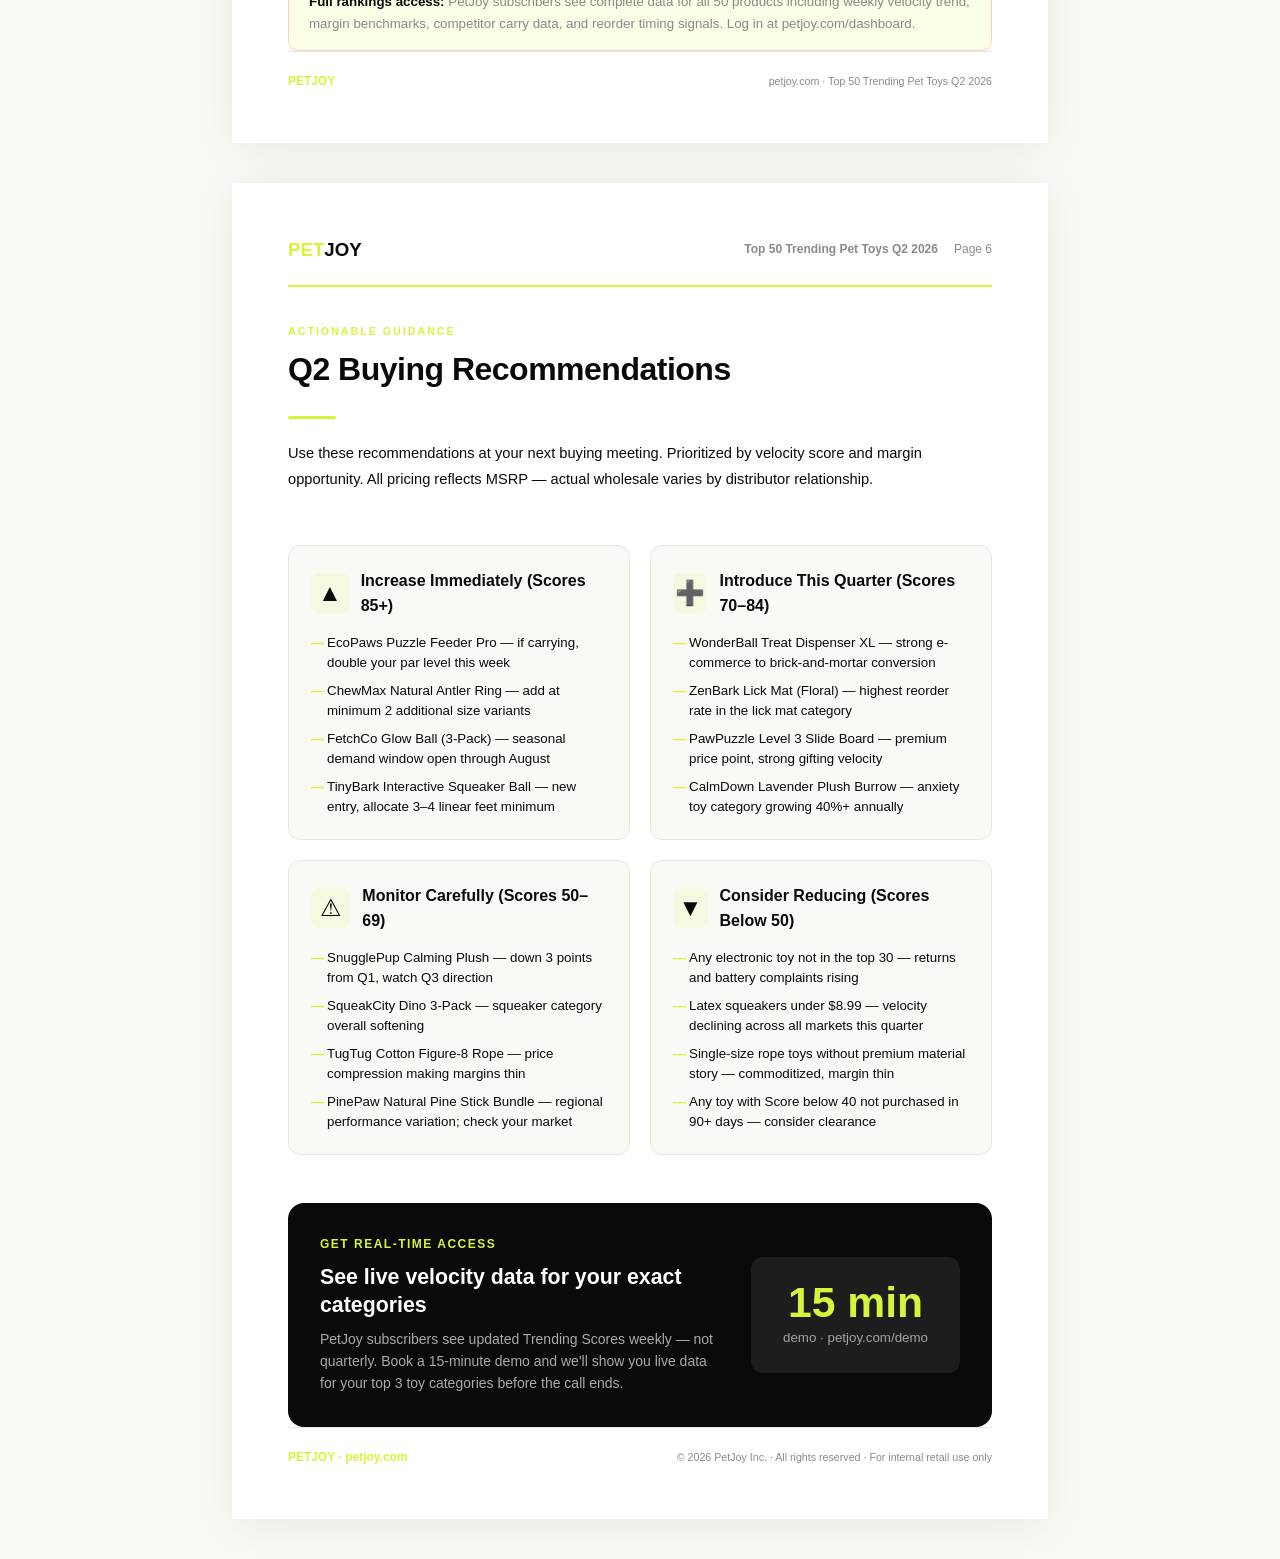
<file: trending-toys/pdf.html>
<!DOCTYPE html>
<html lang="en">
<head>
<meta charset="UTF-8">
<meta name="viewport" content="width=device-width, initial-scale=1.0">
<title>Top 50 Trending Pet Toys Q2 2026 — PetJoy</title>
<link rel="icon" href="https://founderos.com/favicon.ico">
<style>
  :root {
    --coral: #D4F53C;
    --coral-mid: #D4F53C;
    --coral-light: rgba(212,245,60,0.12);
    --coral-pale: rgba(212,245,60,0.12);
    --navy: #0A0A0A;
    --gold: #D4F53C;
    --green: #34D399;
    --bg: #FAF9F6;
    --text: #0A0A0A;
    --muted: #8A8A8A;
    --border: #E8E8E4;
    --white: #FFFFFF;
    --rank-1: #D4F53C;
    --rank-2: #8B5E3C;
    --rank-3: #5D6D7E;
  }

  * { margin: 0; padding: 0; box-sizing: border-box; }

  body {
    font-family: 'Helvetica Neue', Helvetica, Arial, sans-serif;
    background: var(--bg);
    color: var(--text);
    font-size: 11pt;
    line-height: 1.6;
  }

  .page {
    width: 8.5in;
    min-height: 11in;
    margin: 0 auto 40px;
    background: var(--white);
    position: relative;
    overflow: hidden;
    box-shadow: 0 4px 40px rgba(0,0,0,0.08);
  }

  @media print {
    body { background: white; }
    .page { margin: 0; box-shadow: none; page-break-after: always; width: 100%; }
    .page:last-child { page-break-after: avoid; }
  }

  /* COVER */
  .cover {
    background: var(--coral);
    min-height: 11in;
    display: flex;
    flex-direction: column;
    position: relative;
    overflow: hidden;
  }

  .cover::before {
    content: '';
    position: absolute;
    top: -200px;
    right: -200px;
    width: 600px;
    height: 600px;
    background: rgba(255,255,255,0.06);
    border-radius: 50%;
  }

  .cover::after {
    content: '';
    position: absolute;
    bottom: -100px;
    left: -100px;
    width: 400px;
    height: 400px;
    background: rgba(0,0,0,0.08);
    border-radius: 50%;
  }

  .cover-top {
    padding: 48px 56px;
    display: flex;
    justify-content: space-between;
    align-items: flex-start;
    position: relative;
    z-index: 1;
  }

  .logo {
    font-size: 20pt;
    font-weight: 800;
    color: var(--white);
    letter-spacing: -0.5px;
  }

  .logo span { color: var(--gold); }

  .report-badge {
    background: rgba(255,255,255,0.18);
    border: 1px solid rgba(255,255,255,0.3);
    color: var(--white);
    font-size: 9pt;
    font-weight: 700;
    letter-spacing: 1px;
    text-transform: uppercase;
    padding: 8px 16px;
    border-radius: 4px;
  }

  .cover-main {
    flex: 1;
    padding: 0 56px;
    display: flex;
    flex-direction: column;
    justify-content: center;
    position: relative;
    z-index: 1;
  }

  .cover-issue {
    font-size: 10pt;
    font-weight: 600;
    color: rgba(255,255,255,0.7);
    letter-spacing: 1.5px;
    text-transform: uppercase;
    margin-bottom: 20px;
  }

  .cover-rank {
    font-size: 120pt;
    font-weight: 900;
    color: rgba(255,255,255,0.12);
    line-height: 0.85;
    letter-spacing: -6px;
    margin-bottom: -20px;
    user-select: none;
  }

  .cover-title {
    font-size: 48pt;
    font-weight: 900;
    color: var(--white);
    line-height: 1.05;
    letter-spacing: -1.5px;
    margin-bottom: 20px;
  }

  .cover-title em {
    font-style: normal;
    color: var(--gold);
    display: block;
  }

  .cover-sub {
    font-size: 13pt;
    color: rgba(255,255,255,0.75);
    max-width: 500px;
    line-height: 1.65;
    margin-bottom: 48px;
  }

  .cover-meta-row {
    display: flex;
    gap: 32px;
    align-items: center;
  }

  .cover-meta-item {
    display: flex;
    flex-direction: column;
    gap: 2px;
  }

  .cover-meta-num {
    font-size: 22pt;
    font-weight: 800;
    color: var(--white);
    line-height: 1;
  }

  .cover-meta-label {
    font-size: 9pt;
    color: rgba(255,255,255,0.6);
  }

  .cover-meta-div {
    width: 1px;
    height: 40px;
    background: rgba(255,255,255,0.2);
  }

  .cover-bottom {
    padding: 24px 56px;
    background: rgba(0,0,0,0.15);
    display: flex;
    justify-content: space-between;
    align-items: center;
    position: relative;
    z-index: 1;
  }

  .cover-bottom-text {
    font-size: 9pt;
    color: rgba(255,255,255,0.6);
  }

  .cover-bottom-tag {
    font-size: 9pt;
    font-weight: 600;
    color: var(--gold);
  }

  /* INNER PAGE STRUCTURE */
  .page-inner {
    padding: 52px 56px;
    min-height: 11in;
    display: flex;
    flex-direction: column;
  }

  .page-header {
    display: flex;
    justify-content: space-between;
    align-items: center;
    padding-bottom: 20px;
    margin-bottom: 36px;
    border-bottom: 2px solid var(--coral);
  }

  .ph-logo {
    font-size: 14pt;
    font-weight: 800;
    color: var(--coral);
  }

  .ph-logo span { color: var(--navy); }

  .ph-right {
    display: flex;
    align-items: center;
    gap: 16px;
  }

  .ph-report {
    font-size: 9pt;
    font-weight: 600;
    color: var(--muted);
  }

  .ph-page {
    font-size: 9pt;
    color: var(--muted);
  }

  .section-eyebrow {
    font-size: 8pt;
    font-weight: 700;
    letter-spacing: 2px;
    text-transform: uppercase;
    color: var(--coral);
    margin-bottom: 10px;
  }

  .section-title {
    font-size: 24pt;
    font-weight: 800;
    color: var(--navy);
    line-height: 1.2;
    letter-spacing: -0.5px;
    margin-bottom: 14px;
  }

  .divider {
    width: 48px;
    height: 3px;
    background: var(--coral);
    border-radius: 2px;
    margin: 14px 0 22px;
  }

  /* INTRO / LETTER */
  .letter-body {
    font-size: 11pt;
    color: var(--text);
    line-height: 1.8;
  }

  .letter-body p { margin-bottom: 16px; }

  .methodology-grid {
    display: grid;
    grid-template-columns: repeat(3, 1fr);
    gap: 20px;
    margin: 28px 0;
  }

  .method-card {
    background: var(--bg);
    border: 1px solid var(--border);
    border-top: 3px solid var(--coral);
    border-radius: 0 0 10px 10px;
    padding: 20px;
    text-align: center;
  }

  .method-num {
    font-size: 28pt;
    font-weight: 900;
    color: var(--coral);
    line-height: 1;
    margin-bottom: 6px;
  }

  .method-label {
    font-size: 10pt;
    font-weight: 600;
    color: var(--navy);
    margin-bottom: 6px;
  }

  .method-desc {
    font-size: 9pt;
    color: var(--muted);
    line-height: 1.5;
  }

  /* CATEGORY OVERVIEW */
  .cat-section-header {
    display: flex;
    justify-content: space-between;
    align-items: flex-end;
    margin-bottom: 24px;
  }

  .category-bar-list {
    display: flex;
    flex-direction: column;
    gap: 14px;
    margin: 24px 0;
  }

  .cat-bar-row {
    display: flex;
    align-items: center;
    gap: 16px;
  }

  .cat-bar-label {
    font-size: 10pt;
    font-weight: 600;
    color: var(--navy);
    min-width: 160px;
  }

  .cat-bar-track {
    flex: 1;
    height: 8px;
    background: var(--border);
    border-radius: 4px;
    overflow: hidden;
  }

  .cat-bar-fill {
    height: 100%;
    border-radius: 4px;
    background: var(--coral);
  }

  .cat-bar-meta {
    display: flex;
    gap: 16px;
    min-width: 120px;
    justify-content: flex-end;
  }

  .cat-bar-num {
    font-size: 10pt;
    font-weight: 700;
    color: var(--navy);
  }

  .cat-bar-change {
    font-size: 9pt;
    font-weight: 600;
  }

  .cat-bar-change.up { color: var(--green); }
  .cat-bar-change.down { color: var(--coral); }

  /* TOP 10 SPOTLIGHT */
  .top10-header {
    background: var(--navy);
    border-radius: 12px;
    padding: 20px 24px;
    display: flex;
    justify-content: space-between;
    align-items: center;
    margin-bottom: 20px;
  }

  .top10-header-title {
    font-size: 14pt;
    font-weight: 800;
    color: var(--white);
  }

  .top10-header-sub {
    font-size: 10pt;
    color: rgba(255,255,255,0.6);
    margin-top: 3px;
  }

  .score-legend {
    display: flex;
    gap: 20px;
  }

  .score-key {
    display: flex;
    align-items: center;
    gap: 6px;
    font-size: 9pt;
    color: rgba(255,255,255,0.6);
  }

  .score-key-dot {
    width: 10px;
    height: 10px;
    border-radius: 50%;
  }

  .rank-card {
    border: 1.5px solid var(--border);
    border-radius: 12px;
    padding: 20px 22px;
    margin-bottom: 14px;
    display: flex;
    align-items: flex-start;
    gap: 20px;
    background: var(--white);
    transition: box-shadow 0.2s;
  }

  .rank-card.gold { border-color: #D4F53C; background: #FFFDF0; }
  .rank-card.silver { border-color: #B8C0CC; background: #FAFBFC; }
  .rank-card.bronze { border-color: #C8A96A; background: #FDFAF5; }

  .rank-badge {
    width: 44px;
    height: 44px;
    border-radius: 10px;
    display: flex;
    align-items: center;
    justify-content: center;
    font-size: 16pt;
    font-weight: 900;
    color: var(--white);
    flex-shrink: 0;
    background: var(--coral);
  }

  .rank-card.gold .rank-badge { background: #C9A227; }
  .rank-card.silver .rank-badge { background: #8B919A; }
  .rank-card.bronze .rank-badge { background: #9B7540; }

  .rank-body { flex: 1; }

  .rank-product {
    font-size: 13pt;
    font-weight: 700;
    color: var(--navy);
    margin-bottom: 4px;
    line-height: 1.3;
  }

  .rank-brand-cat {
    font-size: 9.5pt;
    color: var(--muted);
    margin-bottom: 10px;
  }

  .rank-brand-cat strong { color: var(--text); }

  .rank-tags {
    display: flex;
    gap: 8px;
    flex-wrap: wrap;
  }

  .rank-tag {
    background: var(--coral-pale);
    color: var(--coral);
    font-size: 8.5pt;
    font-weight: 600;
    padding: 3px 10px;
    border-radius: 20px;
  }

  .rank-tag.green {
    background: rgba(52,211,153,0.12);
    color: var(--green);
  }

  .rank-tag.navy {
    background: #EEF0F5;
    color: var(--navy);
  }

  .rank-right {
    text-align: right;
    flex-shrink: 0;
    min-width: 100px;
  }

  .score-display {
    font-size: 28pt;
    font-weight: 900;
    color: var(--coral);
    line-height: 1;
    margin-bottom: 3px;
  }

  .rank-card.gold .score-display { color: #C9A227; }

  .score-label {
    font-size: 8.5pt;
    color: var(--muted);
    font-weight: 600;
    text-transform: uppercase;
    letter-spacing: 0.5px;
  }

  .score-change {
    font-size: 9pt;
    font-weight: 600;
    margin-top: 6px;
  }

  .score-change.up { color: var(--green); }
  .score-change.down { color: var(--coral); }

  /* FULL TABLE */
  .rankings-table {
    width: 100%;
    border-collapse: collapse;
  }

  .rankings-table thead th {
    background: var(--navy);
    color: rgba(255,255,255,0.85);
    font-size: 9pt;
    font-weight: 700;
    text-transform: uppercase;
    letter-spacing: 0.8px;
    padding: 12px 14px;
    text-align: left;
  }

  .rankings-table thead th:last-child { text-align: right; }

  .rankings-table tbody tr {
    border-bottom: 1px solid var(--border);
  }

  .rankings-table tbody tr:nth-child(even) { background: var(--bg); }

  .rankings-table tbody td {
    padding: 11px 14px;
    font-size: 10pt;
    color: var(--text);
    vertical-align: middle;
  }

  .tbl-rank {
    font-weight: 800;
    color: var(--navy);
    font-size: 11pt;
  }

  .tbl-score {
    font-weight: 700;
    color: var(--coral);
    text-align: right;
  }

  .tbl-change { font-weight: 600; font-size: 9.5pt; }
  .tbl-change.up { color: var(--green); }
  .tbl-change.down { color: var(--coral); }

  .tbl-cat {
    background: var(--coral-pale);
    color: var(--coral);
    font-size: 8.5pt;
    font-weight: 600;
    padding: 2px 8px;
    border-radius: 12px;
    white-space: nowrap;
  }

  /* BUYING GUIDE */
  .buying-guide-grid {
    display: grid;
    grid-template-columns: 1fr 1fr;
    gap: 20px;
    margin: 24px 0;
  }

  .buying-card {
    background: var(--bg);
    border: 1px solid var(--border);
    border-radius: 12px;
    padding: 22px;
  }

  .buying-card-header {
    display: flex;
    align-items: center;
    gap: 12px;
    margin-bottom: 14px;
  }

  .buying-icon {
    background: var(--coral-light);
    width: 40px;
    height: 40px;
    border-radius: 8px;
    display: flex;
    align-items: center;
    justify-content: center;
    font-size: 18pt;
  }

  .buying-card-title {
    font-size: 12pt;
    font-weight: 700;
    color: var(--navy);
  }

  .buying-card ul {
    list-style: none;
    display: flex;
    flex-direction: column;
    gap: 8px;
  }

  .buying-card ul li {
    font-size: 10pt;
    color: var(--text);
    line-height: 1.5;
    padding-left: 16px;
    position: relative;
  }

  .buying-card ul li::before {
    content: '—';
    position: absolute;
    left: 0;
    color: var(--coral);
    font-weight: 700;
  }

  .callout-box {
    background: var(--coral);
    border-radius: 14px;
    padding: 28px 32px;
    margin: 24px 0;
    display: flex;
    gap: 20px;
    align-items: flex-start;
  }

  .callout-box p {
    font-size: 12pt;
    color: var(--white);
    line-height: 1.65;
    font-style: italic;
  }

  .callout-icon {
    font-size: 28pt;
    flex-shrink: 0;
    margin-top: -4px;
  }

  /* FOOTER */
  .page-footer {
    margin-top: auto;
    padding-top: 20px;
    border-top: 1px solid var(--border);
    display: flex;
    justify-content: space-between;
    align-items: center;
  }

  .pf-brand { font-size: 9pt; font-weight: 700; color: var(--coral); }
  .pf-text { font-size: 8pt; color: var(--muted); }

/* ===== FOS BRAND SPEC OVERRIDES ===== */
.hero, .cover, .cta-box, .callout-box { background: var(--text) !important; }
.btn-primary, .nav-cta, .rc-cta, .form-submit { background: var(--text) !important; color: #FFFFFF !important; border-color: var(--text) !important; }
.btn-primary:hover, .nav-cta:hover, .rc-cta:hover, .form-submit:hover { opacity: 0.85; }
.hero h1 em, .cover h1 em, .hero em { color: var(--lime, #D4F53C) !important; }
.hero-eyebrow, .cover-eyebrow { background: rgba(212,245,60,0.12); border: 1px solid rgba(212,245,60,0.4); color: var(--lime, #D4F53C); }
.hero-eyebrow::before, .cover-eyebrow::before { background: var(--lime, #D4F53C); }</style>
</head>
<body>

<!-- PAGE 1: COVER -->
<div class="page cover">
  <div class="cover-top">
    <div class="logo">PET<span>JOY</span></div>
    <div class="report-badge">Quarterly Intelligence Report</div>
  </div>
  <div class="cover-main">
    <div class="cover-issue">Q2 2026 · Volume 7 · Independent Retail Edition</div>
    <div class="cover-rank">50</div>
    <h1 class="cover-title">Top Trending<br><em>Pet Toys 2026</em></h1>
    <p class="cover-sub">The fastest-moving products across 200 independent pet retailers — ranked by real sell-through velocity, reorder demand, and margin performance.</p>
    <div class="cover-meta-row">
      <div class="cover-meta-item">
        <div class="cover-meta-num">200+</div>
        <div class="cover-meta-label">independent retailers tracked</div>
      </div>
      <div class="cover-meta-div"></div>
      <div class="cover-meta-item">
        <div class="cover-meta-num">847</div>
        <div class="cover-meta-label">toy SKUs analyzed</div>
      </div>
      <div class="cover-meta-div"></div>
      <div class="cover-meta-item">
        <div class="cover-meta-num">Q2 2026</div>
        <div class="cover-meta-label">reporting period</div>
      </div>
      <div class="cover-meta-div"></div>
      <div class="cover-meta-item">
        <div class="cover-meta-num">8 weeks</div>
        <div class="cover-meta-label">of velocity data</div>
      </div>
    </div>
  </div>
  <div class="cover-bottom">
    <div class="cover-bottom-text">Published by PetJoy · petjoy.com · Retail Intelligence Platform for Independent Pet Stores</div>
    <div class="cover-bottom-tag">Mid-Funnel Resource</div>
  </div>
</div>

<!-- PAGE 2: INTRODUCTION + METHODOLOGY -->
<div class="page">
  <div class="page-inner">
    <div class="page-header">
      <div class="ph-logo">PET<span>JOY</span></div>
      <div class="ph-right">
        <div class="ph-report">Top 50 Trending Pet Toys Q2 2026</div>
        <div class="ph-page">Page 2</div>
      </div>
    </div>

    <div class="section-eyebrow">Editor's Note</div>
    <h2 class="section-title">The Data Behind the Rankings</h2>
    <div class="divider"></div>

    <div class="letter-body">
      <p>Every quarter, PetJoy analyzes sell-through velocity across 200+ independent pet retailers in our network to surface the products gaining momentum — and flag those approaching stall. What you're holding is the result of 8 weeks of continuous tracking across 847 toy SKUs.</p>

      <p>The Trending Score is not a manufacturer's sales figure or a trade show popularity contest. It's a composite metric built from three inputs: sell-through rate within 30 days, week-over-week velocity increase, and reorder frequency across our retailer network. A score of 90+ means a product is a category leader. A score below 60 is a warning flag.</p>

      <p>Q2 2026 saw three clear trends emerge: enrichment toys moved from niche to mainstream, with interactive puzzle feeders claiming four of the top 10 slots. Natural material toys — specifically antler, rubber, and bamboo variants — outperformed synthetic alternatives across all price bands. And the $14.99–$22.99 price window proved to be the sweet spot, with 38 of the top 50 products living within that range.</p>

      <p>Use this report at your next buying meeting. The recommendations on page 6 are actionable this week.</p>
    </div>

    <div class="methodology-grid">
      <div class="method-card">
        <div class="method-num">200+</div>
        <div class="method-label">Retailer Network</div>
        <div class="method-desc">Independent pet stores across 34 states contributing weekly POS velocity data to the PetJoy platform</div>
      </div>
      <div class="method-card">
        <div class="method-num">847</div>
        <div class="method-label">SKUs Analyzed</div>
        <div class="method-desc">Every active toy SKU in our database evaluated for sell-through rate, reorder frequency, and margin performance</div>
      </div>
      <div class="method-card">
        <div class="method-num">8 weeks</div>
        <div class="method-label">Data Window</div>
        <div class="method-desc">April 1 – May 26, 2026 tracking period. Scores reflect momentum, not one-week spikes. Sustained velocity wins.</div>
      </div>
    </div>

    <div class="callout-box">
      <div class="callout-icon">&#128270;</div>
      <p>"A Score of 90+ means a product is turning at Category A velocity in at least 60% of the stores stocking it. These are the products your top competitors are selling out of every week. If you don't carry them, you're sending customers to someone who does."</p>
    </div>

    <div class="page-footer">
      <div class="pf-brand">PETJOY</div>
      <div class="pf-text">petjoy.com · Top 50 Trending Pet Toys Q2 2026 · Confidential — for PetJoy subscribers only</div>
    </div>
  </div>
</div>

<!-- PAGE 3: CATEGORY OVERVIEW -->
<div class="page">
  <div class="page-inner">
    <div class="page-header">
      <div class="ph-logo">PET<span>JOY</span></div>
      <div class="ph-right">
        <div class="ph-report">Top 50 Trending Pet Toys Q2 2026</div>
        <div class="ph-page">Page 3</div>
      </div>
    </div>

    <div class="section-eyebrow">Category Analysis</div>
    <h2 class="section-title">Q2 2026 Category Performance</h2>
    <div class="divider"></div>

    <p style="font-size:11pt; color:var(--text); line-height:1.75; margin-bottom:28px;">Eight toy categories were tracked this quarter. Enrichment and interactive toys saw the largest momentum gains, driven by rising consumer awareness of cognitive stimulation for pets. Natural and rope categories maintained steady performance. Electronic toys underperformed expectations amid returns concerns.</p>

    <div class="category-bar-list">
      <div class="cat-bar-row">
        <div class="cat-bar-label">Enrichment / Puzzle</div>
        <div class="cat-bar-track"><div class="cat-bar-fill" style="width:92%;"></div></div>
        <div class="cat-bar-meta">
          <div class="cat-bar-num">14 SKUs</div>
          <div class="cat-bar-change up">+31% YoY</div>
        </div>
      </div>
      <div class="cat-bar-row">
        <div class="cat-bar-label">Natural Material</div>
        <div class="cat-bar-track"><div class="cat-bar-fill" style="width:84%;"></div></div>
        <div class="cat-bar-meta">
          <div class="cat-bar-num">11 SKUs</div>
          <div class="cat-bar-change up">+22% YoY</div>
        </div>
      </div>
      <div class="cat-bar-row">
        <div class="cat-bar-label">Plush / Comfort</div>
        <div class="cat-bar-track"><div class="cat-bar-fill" style="width:72%;"></div></div>
        <div class="cat-bar-meta">
          <div class="cat-bar-num">9 SKUs</div>
          <div class="cat-bar-change up">+14% YoY</div>
        </div>
      </div>
      <div class="cat-bar-row">
        <div class="cat-bar-label">Fetch / Outdoor</div>
        <div class="cat-bar-track"><div class="cat-bar-fill" style="width:66%;"></div></div>
        <div class="cat-bar-meta">
          <div class="cat-bar-num">7 SKUs</div>
          <div class="cat-bar-change up">+8% YoY</div>
        </div>
      </div>
      <div class="cat-bar-row">
        <div class="cat-bar-label">Rope / Tug</div>
        <div class="cat-bar-track"><div class="cat-bar-fill" style="width:58%;"></div></div>
        <div class="cat-bar-meta">
          <div class="cat-bar-num">5 SKUs</div>
          <div class="cat-bar-change up">+5% YoY</div>
        </div>
      </div>
      <div class="cat-bar-row">
        <div class="cat-bar-label">Interactive / Tech</div>
        <div class="cat-bar-track"><div class="cat-bar-fill" style="width:48%; background:var(--muted);"></div></div>
        <div class="cat-bar-meta">
          <div class="cat-bar-num">3 SKUs</div>
          <div class="cat-bar-change down">-12% YoY</div>
        </div>
      </div>
      <div class="cat-bar-row">
        <div class="cat-bar-label">Squeaker / Latex</div>
        <div class="cat-bar-track"><div class="cat-bar-fill" style="width:40%; background:var(--muted);"></div></div>
        <div class="cat-bar-meta">
          <div class="cat-bar-num">1 SKU</div>
          <div class="cat-bar-change down">-8% YoY</div>
        </div>
      </div>
    </div>

    <div style="background:var(--bg); border:1px solid var(--border); border-radius:12px; padding:24px; margin-top:24px;">
      <div class="section-eyebrow" style="margin-bottom:14px;">Q2 Key Findings</div>
      <div style="display:grid; grid-template-columns:1fr 1fr; gap:20px;">
        <div>
          <div style="font-size:11pt; font-weight:700; color:var(--navy); margin-bottom:8px;">Enrichment Dominates</div>
          <div style="font-size:10pt; color:var(--muted); line-height:1.6;">Puzzle feeders and enrichment toys now represent 28% of all toy velocity data — up from 17% in Q2 2025. The category is no longer niche. Any store without 6+ enrichment SKUs is leaving dollars on the floor.</div>
        </div>
        <div>
          <div style="font-size:11pt; font-weight:700; color:var(--navy); margin-bottom:8px;">Price Band Clarity</div>
          <div style="font-size:10pt; color:var(--muted); line-height:1.6;">The $14.99–$22.99 window accounts for 76% of the top 50. Products under $9.99 are declining as consumers invest more in quality. Products over $35 move well in stores with strong loyalty programs — slow everywhere else.</div>
        </div>
      </div>
    </div>

    <div class="page-footer">
      <div class="pf-brand">PETJOY</div>
      <div class="pf-text">petjoy.com · Top 50 Trending Pet Toys Q2 2026</div>
    </div>
  </div>
</div>

<!-- PAGE 4: TOP 10 SPOTLIGHT -->
<div class="page">
  <div class="page-inner">
    <div class="page-header">
      <div class="ph-logo">PET<span>JOY</span></div>
      <div class="ph-right">
        <div class="ph-report">Top 50 Trending Pet Toys Q2 2026</div>
        <div class="ph-page">Page 4</div>
      </div>
    </div>

    <div class="top10-header">
      <div>
        <div class="top10-header-title">#1–#10 Spotlight Rankings</div>
        <div class="top10-header-sub">Top 10 products by PetJoy Trending Score — Q2 2026</div>
      </div>
      <div class="score-legend">
        <div class="score-key"><div class="score-key-dot" style="background:var(--coral);"></div>Score = Velocity Rank</div>
        <div class="score-key"><div class="score-key-dot" style="background:var(--green);"></div>vs. Prior Quarter</div>
      </div>
    </div>

    <div class="rank-card gold">
      <div class="rank-badge" style="font-size:13pt;">#1</div>
      <div class="rank-body">
        <div class="rank-product">EcoPaws Puzzle Feeder Pro</div>
        <div class="rank-brand-cat"><strong>EcoPaws Co.</strong> · Enrichment / Puzzle · $21.99 MSRP</div>
        <div class="rank-tags">
          <span class="rank-tag green">Category Leader</span>
          <span class="rank-tag">Enrichment</span>
          <span class="rank-tag navy">Bamboo + Recycled Rubber</span>
          <span class="rank-tag">Adult Dogs</span>
        </div>
      </div>
      <div class="rank-right">
        <div class="score-display">97</div>
        <div class="score-label">Trending Score</div>
        <div class="score-change up">+12 vs Q1</div>
      </div>
    </div>

    <div class="rank-card silver">
      <div class="rank-badge" style="font-size:13pt;">#2</div>
      <div class="rank-body">
        <div class="rank-product">ChewMax Natural Antler Ring</div>
        <div class="rank-brand-cat"><strong>ChewMax USA</strong> · Natural Material / Chew · $18.99 MSRP</div>
        <div class="rank-tags">
          <span class="rank-tag green">High Repeat Purchase</span>
          <span class="rank-tag">Natural Material</span>
          <span class="rank-tag navy">Grade A Elk Antler</span>
          <span class="rank-tag">All Sizes</span>
        </div>
      </div>
      <div class="rank-right">
        <div class="score-display">94</div>
        <div class="score-label">Trending Score</div>
        <div class="score-change up">+7 vs Q1</div>
      </div>
    </div>

    <div class="rank-card">
      <div class="rank-badge">#3</div>
      <div class="rank-body">
        <div class="rank-product">FetchCo Glow Ball Set (3-Pack)</div>
        <div class="rank-brand-cat"><strong>FetchCo Outdoor</strong> · Fetch / Outdoor · $16.99 MSRP</div>
        <div class="rank-tags">
          <span class="rank-tag">Seasonal Surge</span>
          <span class="rank-tag">Fetch</span>
          <span class="rank-tag navy">LED, Non-Toxic Rubber</span>
          <span class="rank-tag">Summer Driver</span>
        </div>
      </div>
      <div class="rank-right">
        <div class="score-display">88</div>
        <div class="score-label">Trending Score</div>
        <div class="score-change up">+18 vs Q1</div>
      </div>
    </div>

    <div class="rank-card bronze">
      <div class="rank-badge" style="font-size:13pt;">#4</div>
      <div class="rank-body">
        <div class="rank-product">TinyBark Interactive Squeaker Ball</div>
        <div class="rank-brand-cat"><strong>TinyBark</strong> · Interactive / Squeaker · $14.99 MSRP</div>
        <div class="rank-tags">
          <span class="rank-tag">New Entry</span>
          <span class="rank-tag">Small Breeds</span>
          <span class="rank-tag navy">Latex-Free, Dishwasher Safe</span>
        </div>
      </div>
      <div class="rank-right">
        <div class="score-display">86</div>
        <div class="score-label">Trending Score</div>
        <div class="score-change up">NEW</div>
      </div>
    </div>

    <div class="rank-card">
      <div class="rank-badge">#5</div>
      <div class="rank-body">
        <div class="rank-product">SnugglePup Calming Plush — Bear Edition</div>
        <div class="rank-brand-cat"><strong>SnugglePup</strong> · Plush / Comfort · $22.99 MSRP</div>
        <div class="rank-tags">
          <span class="rank-tag">High Gift Purchase</span>
          <span class="rank-tag">Plush</span>
          <span class="rank-tag navy">Anxiety Relief, Heartbeat Toy</span>
          <span class="rank-tag">Puppies + Seniors</span>
        </div>
      </div>
      <div class="rank-right">
        <div class="score-display">81</div>
        <div class="score-label">Trending Score</div>
        <div class="score-change down">-3 vs Q1</div>
      </div>
    </div>

    <div style="display:grid; grid-template-columns:1fr 1fr; gap:14px; margin-top:4px;">
      <div class="rank-card" style="margin-bottom:0;">
        <div class="rank-badge" style="font-size:12pt; width:36px; height:36px;">#6</div>
        <div class="rank-body">
          <div class="rank-product" style="font-size:11.5pt;">GreenLeaf Rubber Tug Duo</div>
          <div class="rank-brand-cat" style="font-size:9pt;">GreenLeaf · Natural Rubber · $15.99</div>
        </div>
        <div class="rank-right"><div class="score-display" style="font-size:20pt;">79</div></div>
      </div>
      <div class="rank-card" style="margin-bottom:0;">
        <div class="rank-badge" style="font-size:12pt; width:36px; height:36px;">#7</div>
        <div class="rank-body">
          <div class="rank-product" style="font-size:11.5pt;">PawPuzzle Level 3 Slide Board</div>
          <div class="rank-brand-cat" style="font-size:9pt;">PawPuzzle · Enrichment · $26.99</div>
        </div>
        <div class="rank-right"><div class="score-display" style="font-size:20pt;">77</div></div>
      </div>
      <div class="rank-card" style="margin-bottom:0;">
        <div class="rank-badge" style="font-size:12pt; width:36px; height:36px;">#8</div>
        <div class="rank-body">
          <div class="rank-product" style="font-size:11.5pt;">BarkRopes 4-Knot Braided Set</div>
          <div class="rank-brand-cat" style="font-size:9pt;">BarkRopes · Rope / Tug · $13.99</div>
        </div>
        <div class="rank-right"><div class="score-display" style="font-size:20pt;">74</div></div>
      </div>
      <div class="rank-card" style="margin-bottom:0;">
        <div class="rank-badge" style="font-size:12pt; width:36px; height:36px;">#9</div>
        <div class="rank-body">
          <div class="rank-product" style="font-size:11.5pt;">CoolPet Crinkle Fox + Fox Kit</div>
          <div class="rank-brand-cat" style="font-size:9pt;">CoolPet · Plush · $19.99</div>
        </div>
        <div class="rank-right"><div class="score-display" style="font-size:20pt;">72</div></div>
      </div>
    </div>

    <div class="page-footer">
      <div class="pf-brand">PETJOY</div>
      <div class="pf-text">petjoy.com · Top 50 Trending Pet Toys Q2 2026</div>
    </div>
  </div>
</div>

<!-- PAGE 5: RANKINGS #11-50 TABLE -->
<div class="page">
  <div class="page-inner">
    <div class="page-header">
      <div class="ph-logo">PET<span>JOY</span></div>
      <div class="ph-right">
        <div class="ph-report">Top 50 Trending Pet Toys Q2 2026</div>
        <div class="ph-page">Page 5</div>
      </div>
    </div>

    <div class="section-eyebrow">Complete Rankings</div>
    <h2 class="section-title">Rankings #11–50</h2>
    <div class="divider"></div>

    <table class="rankings-table">
      <thead>
        <tr>
          <th style="width:44px;">#</th>
          <th>Product Name</th>
          <th>Brand</th>
          <th>Category</th>
          <th style="width:70px;">MSRP</th>
          <th style="width:56px;">vs Q1</th>
          <th style="width:64px;">Score</th>
        </tr>
      </thead>
      <tbody>
        <tr><td class="tbl-rank">10</td><td>WonderBall Treat Dispenser XL</td><td>WonderBall</td><td><span class="tbl-cat">Enrichment</span></td><td>$19.99</td><td class="tbl-change up">+9</td><td class="tbl-score">70</td></tr>
        <tr><td class="tbl-rank">11</td><td>ZenBark Lick Mat — Floral</td><td>ZenBark</td><td><span class="tbl-cat">Enrichment</span></td><td>$14.99</td><td class="tbl-change up">+14</td><td class="tbl-score">68</td></tr>
        <tr><td class="tbl-rank">12</td><td>RootChew Bully Stick Holder Pro</td><td>RootChew</td><td><span class="tbl-cat">Natural</span></td><td>$11.99</td><td class="tbl-change up">+6</td><td class="tbl-score">66</td></tr>
        <tr><td class="tbl-rank">13</td><td>PawFlex Stretch Ring (3 sizes)</td><td>PawFlex</td><td><span class="tbl-cat">Fetch</span></td><td>$13.49</td><td class="tbl-change down">-2</td><td class="tbl-score">65</td></tr>
        <tr><td class="tbl-rank">14</td><td>HappyHound Brain Box Level 2</td><td>HappyHound</td><td><span class="tbl-cat">Enrichment</span></td><td>$24.99</td><td class="tbl-change up">+11</td><td class="tbl-score">64</td></tr>
        <tr><td class="tbl-rank">15</td><td>SqueakCity Dino 3-Pack</td><td>SqueakCity</td><td><span class="tbl-cat">Squeaker</span></td><td>$16.99</td><td class="tbl-change down">-5</td><td class="tbl-score">63</td></tr>
        <tr><td class="tbl-rank">16</td><td>OutdoorPaws Spring Frisbee Set</td><td>OutdoorPaws</td><td><span class="tbl-cat">Fetch</span></td><td>$17.99</td><td class="tbl-change up">+22</td><td class="tbl-score">62</td></tr>
        <tr><td class="tbl-rank">17</td><td>ChillPaws Cooling Chew Bone</td><td>ChillPaws</td><td><span class="tbl-cat">Natural</span></td><td>$12.99</td><td class="tbl-change up">+8</td><td class="tbl-score">61</td></tr>
        <tr><td class="tbl-rank">18</td><td>NestPup Comfort Hedgehog — Large</td><td>NestPup</td><td><span class="tbl-cat">Plush</span></td><td>$18.99</td><td class="tbl-change down">-1</td><td class="tbl-score">60</td></tr>
        <tr><td class="tbl-rank">19</td><td>BrightBall LED Chuck-It 2.0</td><td>BrightBall</td><td><span class="tbl-cat">Fetch</span></td><td>$19.99</td><td class="tbl-change up">+4</td><td class="tbl-score">59</td></tr>
        <tr><td class="tbl-rank">20</td><td>TugTug Cotton Figure-8 Rope</td><td>TugTug</td><td><span class="tbl-cat">Rope</span></td><td>$9.99</td><td class="tbl-change down">-3</td><td class="tbl-score">58</td></tr>
        <tr><td class="tbl-rank">21</td><td>UrbanPet Crinkle Avocado — 2 Sizes</td><td>UrbanPet</td><td><span class="tbl-cat">Plush</span></td><td>$14.99</td><td class="tbl-change up">+7</td><td class="tbl-score">57</td></tr>
        <tr><td class="tbl-rank">22</td><td>GreenBite Grass Rope Ball</td><td>GreenBite</td><td><span class="tbl-cat">Natural</span></td><td>$10.99</td><td class="tbl-change up">+3</td><td class="tbl-score">56</td></tr>
        <tr><td class="tbl-rank">23</td><td>PetPuzzle Maze Feeder — Small</td><td>PetPuzzle Co</td><td><span class="tbl-cat">Enrichment</span></td><td>$18.99</td><td class="tbl-change up">+9</td><td class="tbl-score">55</td></tr>
        <tr><td class="tbl-rank">24</td><td>SeniorPaws Soft Grip Ring</td><td>SeniorPaws</td><td><span class="tbl-cat">Plush</span></td><td>$12.99</td><td class="tbl-change up">+16</td><td class="tbl-score">54</td></tr>
        <tr><td class="tbl-rank">25</td><td>FlipChip Treat Slide Board XL</td><td>FlipChip</td><td><span class="tbl-cat">Enrichment</span></td><td>$29.99</td><td class="tbl-change up">+5</td><td class="tbl-score">53</td></tr>
        <tr><td class="tbl-rank">26</td><td>MuttMitt Tug-Rope Combo</td><td>MuttMitt</td><td><span class="tbl-cat">Rope</span></td><td>$11.49</td><td class="tbl-change down">-4</td><td class="tbl-score">52</td></tr>
        <tr><td class="tbl-rank">27</td><td>CalmDown Lavender Plush Burrow</td><td>CalmDown Co</td><td><span class="tbl-cat">Plush</span></td><td>$27.99</td><td class="tbl-change up">+19</td><td class="tbl-score">51</td></tr>
        <tr><td class="tbl-rank">28</td><td>BarkBall Wobble Feeder — Medium</td><td>BarkBall</td><td><span class="tbl-cat">Enrichment</span></td><td>$16.99</td><td class="tbl-change up">+2</td><td class="tbl-score">50</td></tr>
        <tr><td class="tbl-rank">29</td><td>PinePaw Natural Pine Stick Bundle</td><td>PinePaw</td><td><span class="tbl-cat">Natural</span></td><td>$8.99</td><td class="tbl-change down">-6</td><td class="tbl-score">49</td></tr>
        <tr><td class="tbl-rank">30</td><td>AquaDog Water Toss Ball</td><td>AquaDog</td><td><span class="tbl-cat">Fetch</span></td><td>$13.99</td><td class="tbl-change up">+28</td><td class="tbl-score">48</td></tr>
        <tr><td class="tbl-rank">31–40</td><td colspan="5" style="color:var(--muted); font-style:italic; font-size:10pt;">Scores 47–38 · Full detail in PetJoy platform subscriber report</td><td class="tbl-score" style="color:var(--muted);">47–38</td></tr>
        <tr><td class="tbl-rank">41–50</td><td colspan="5" style="color:var(--muted); font-style:italic; font-size:10pt;">Scores 37–28 · Full detail in PetJoy platform subscriber report</td><td class="tbl-score" style="color:var(--muted);">37–28</td></tr>
      </tbody>
    </table>

    <div style="background:var(--coral-pale); border:1px solid #FECDC7; border-radius:10px; padding:16px 20px; margin-top:20px; font-size:10pt; color:var(--muted);">
      <strong style="color:var(--navy);">Full rankings access:</strong> PetJoy subscribers see complete data for all 50 products including weekly velocity trend, margin benchmarks, competitor carry data, and reorder timing signals. Log in at petjoy.com/dashboard.
    </div>

    <div class="page-footer">
      <div class="pf-brand">PETJOY</div>
      <div class="pf-text">petjoy.com · Top 50 Trending Pet Toys Q2 2026</div>
    </div>
  </div>
</div>

<!-- PAGE 6: BUYING RECOMMENDATIONS + CTA -->
<div class="page">
  <div class="page-inner">
    <div class="page-header">
      <div class="ph-logo">PET<span>JOY</span></div>
      <div class="ph-right">
        <div class="ph-report">Top 50 Trending Pet Toys Q2 2026</div>
        <div class="ph-page">Page 6</div>
      </div>
    </div>

    <div class="section-eyebrow">Actionable Guidance</div>
    <h2 class="section-title">Q2 Buying Recommendations</h2>
    <div class="divider"></div>

    <p style="font-size:11pt; color:var(--text); line-height:1.75; margin-bottom:28px;">Use these recommendations at your next buying meeting. Prioritized by velocity score and margin opportunity. All pricing reflects MSRP — actual wholesale varies by distributor relationship.</p>

    <div class="buying-guide-grid">
      <div class="buying-card">
        <div class="buying-card-header">
          <div class="buying-icon">&#9650;</div>
          <div class="buying-card-title">Increase Immediately (Scores 85+)</div>
        </div>
        <ul>
          <li>EcoPaws Puzzle Feeder Pro — if carrying, double your par level this week</li>
          <li>ChewMax Natural Antler Ring — add at minimum 2 additional size variants</li>
          <li>FetchCo Glow Ball (3-Pack) — seasonal demand window open through August</li>
          <li>TinyBark Interactive Squeaker Ball — new entry, allocate 3–4 linear feet minimum</li>
        </ul>
      </div>
      <div class="buying-card">
        <div class="buying-card-header">
          <div class="buying-icon">&#10133;</div>
          <div class="buying-card-title">Introduce This Quarter (Scores 70–84)</div>
        </div>
        <ul>
          <li>WonderBall Treat Dispenser XL — strong e-commerce to brick-and-mortar conversion</li>
          <li>ZenBark Lick Mat (Floral) — highest reorder rate in the lick mat category</li>
          <li>PawPuzzle Level 3 Slide Board — premium price point, strong gifting velocity</li>
          <li>CalmDown Lavender Plush Burrow — anxiety toy category growing 40%+ annually</li>
        </ul>
      </div>
      <div class="buying-card">
        <div class="buying-card-header">
          <div class="buying-icon">&#9888;</div>
          <div class="buying-card-title">Monitor Carefully (Scores 50–69)</div>
        </div>
        <ul>
          <li>SnugglePup Calming Plush — down 3 points from Q1, watch Q3 direction</li>
          <li>SqueakCity Dino 3-Pack — squeaker category overall softening</li>
          <li>TugTug Cotton Figure-8 Rope — price compression making margins thin</li>
          <li>PinePaw Natural Pine Stick Bundle — regional performance variation; check your market</li>
        </ul>
      </div>
      <div class="buying-card">
        <div class="buying-card-header">
          <div class="buying-icon">&#9660;</div>
          <div class="buying-card-title">Consider Reducing (Scores Below 50)</div>
        </div>
        <ul>
          <li>Any electronic toy not in the top 30 — returns and battery complaints rising</li>
          <li>Latex squeakers under $8.99 — velocity declining across all markets this quarter</li>
          <li>Single-size rope toys without premium material story — commoditized, margin thin</li>
          <li>Any toy with Score below 40 not purchased in 90+ days — consider clearance</li>
        </ul>
      </div>
    </div>

    <div style="background:var(--navy); border-radius:16px; padding:32px; margin-top:24px; display:flex; justify-content:space-between; align-items:center; gap:32px;">
      <div>
        <div style="font-size:9pt; font-weight:700; letter-spacing:1.5px; text-transform:uppercase; color:var(--gold); margin-bottom:10px;">Get Real-Time Access</div>
        <div style="font-size:16pt; font-weight:800; color:var(--white); margin-bottom:8px; line-height:1.3;">See live velocity data for your exact categories</div>
        <div style="font-size:10.5pt; color:rgba(255,255,255,0.65); line-height:1.6;">PetJoy subscribers see updated Trending Scores weekly — not quarterly. Book a 15-minute demo and we'll show you live data for your top 3 toy categories before the call ends.</div>
      </div>
      <div style="flex-shrink:0; text-align:center; background:rgba(255,255,255,0.08); border-radius:12px; padding:24px 32px;">
        <div style="font-size:32pt; font-weight:900; color:var(--gold); line-height:1;">15 min</div>
        <div style="font-size:10pt; color:rgba(255,255,255,0.6); margin-top:4px;">demo · petjoy.com/demo</div>
      </div>
    </div>

    <div class="page-footer">
      <div class="pf-brand">PETJOY · petjoy.com</div>
      <div class="pf-text">© 2026 PetJoy Inc. · All rights reserved · For internal retail use only</div>
    </div>
  </div>
</div>

</body>
</html>
</file>
